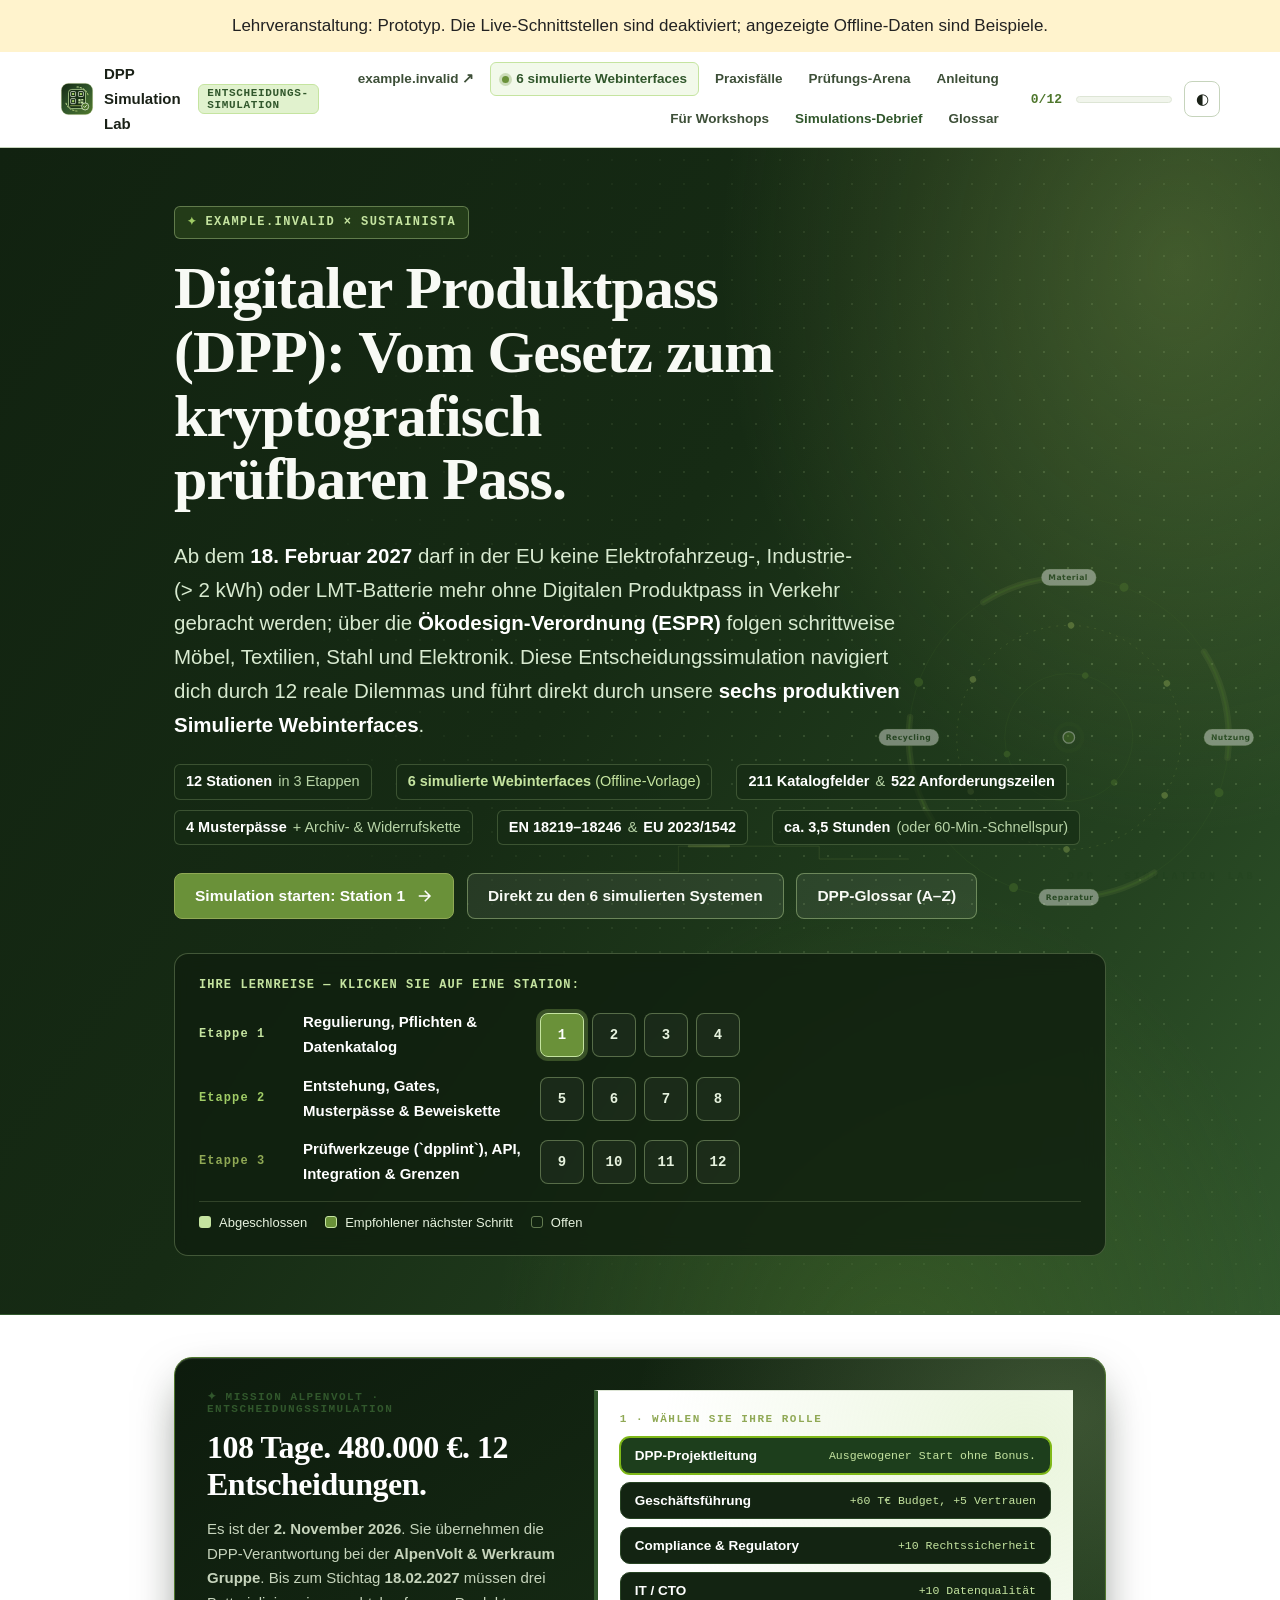
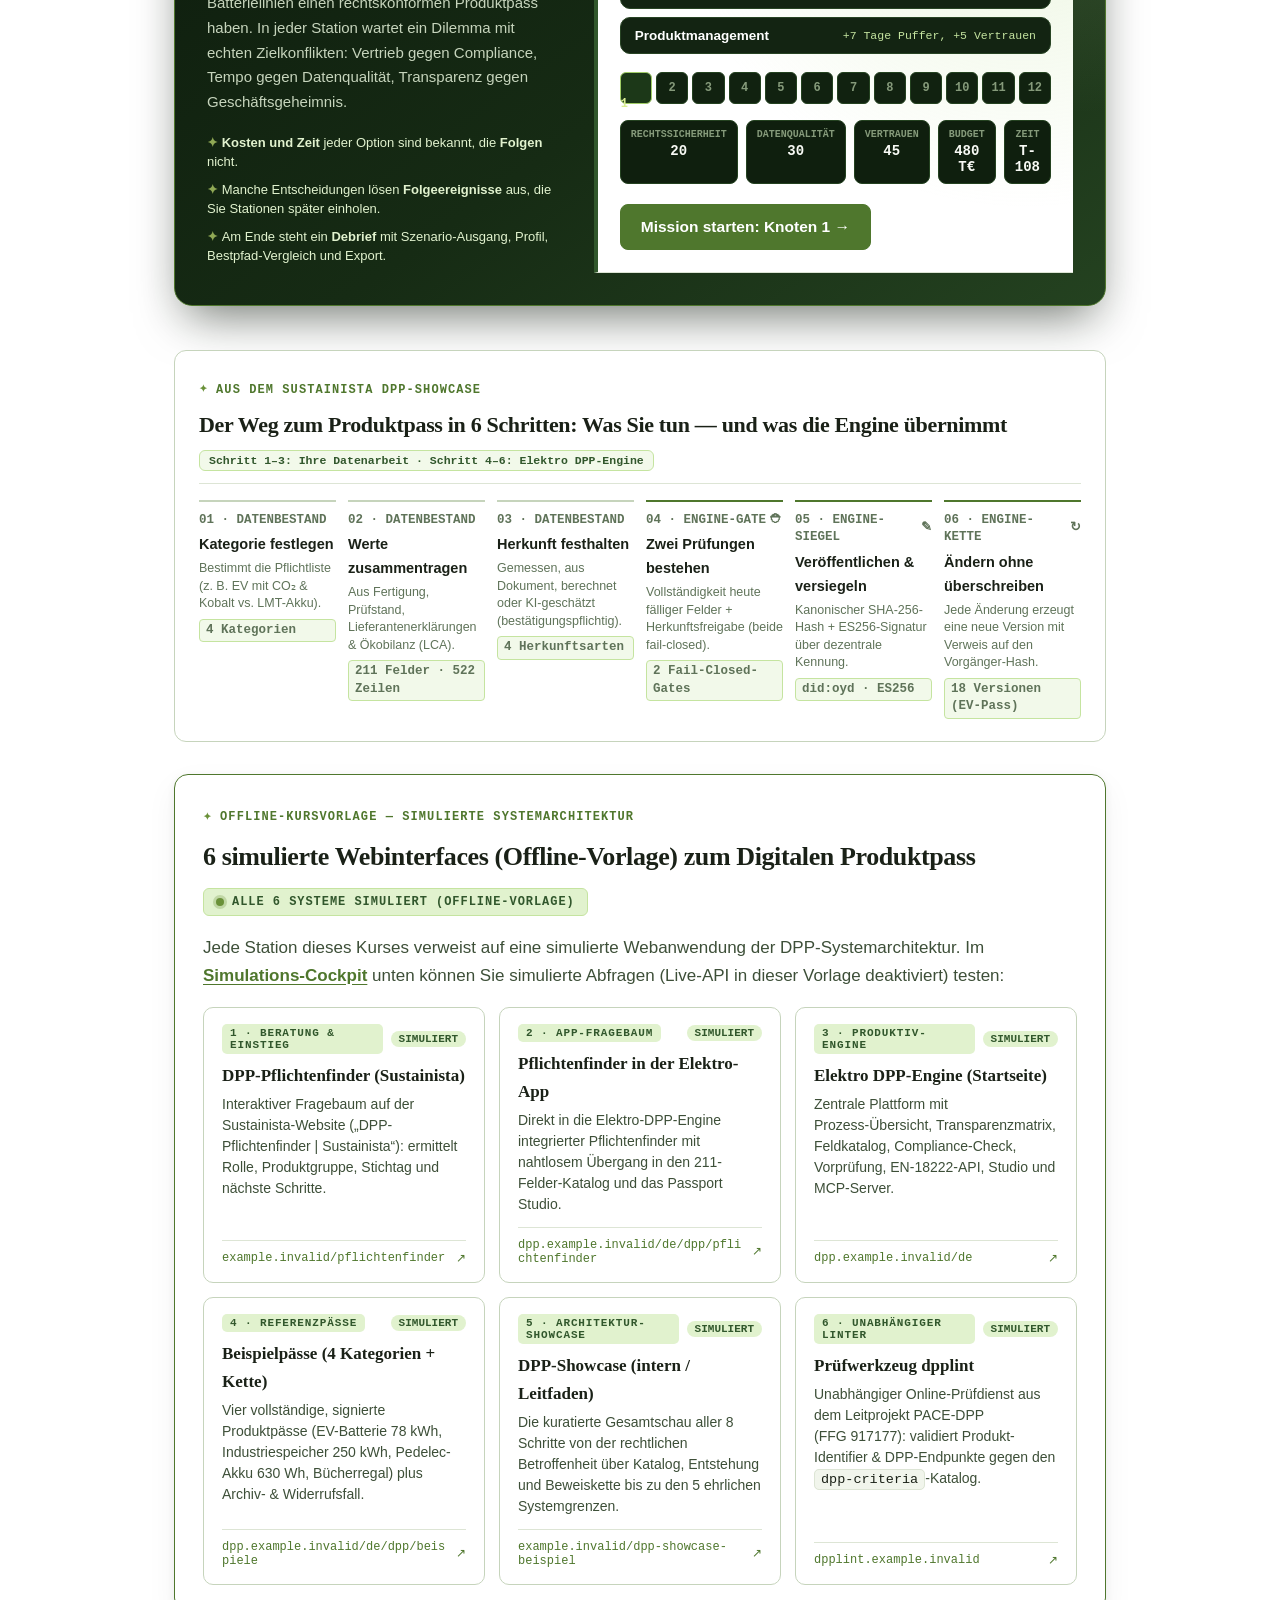
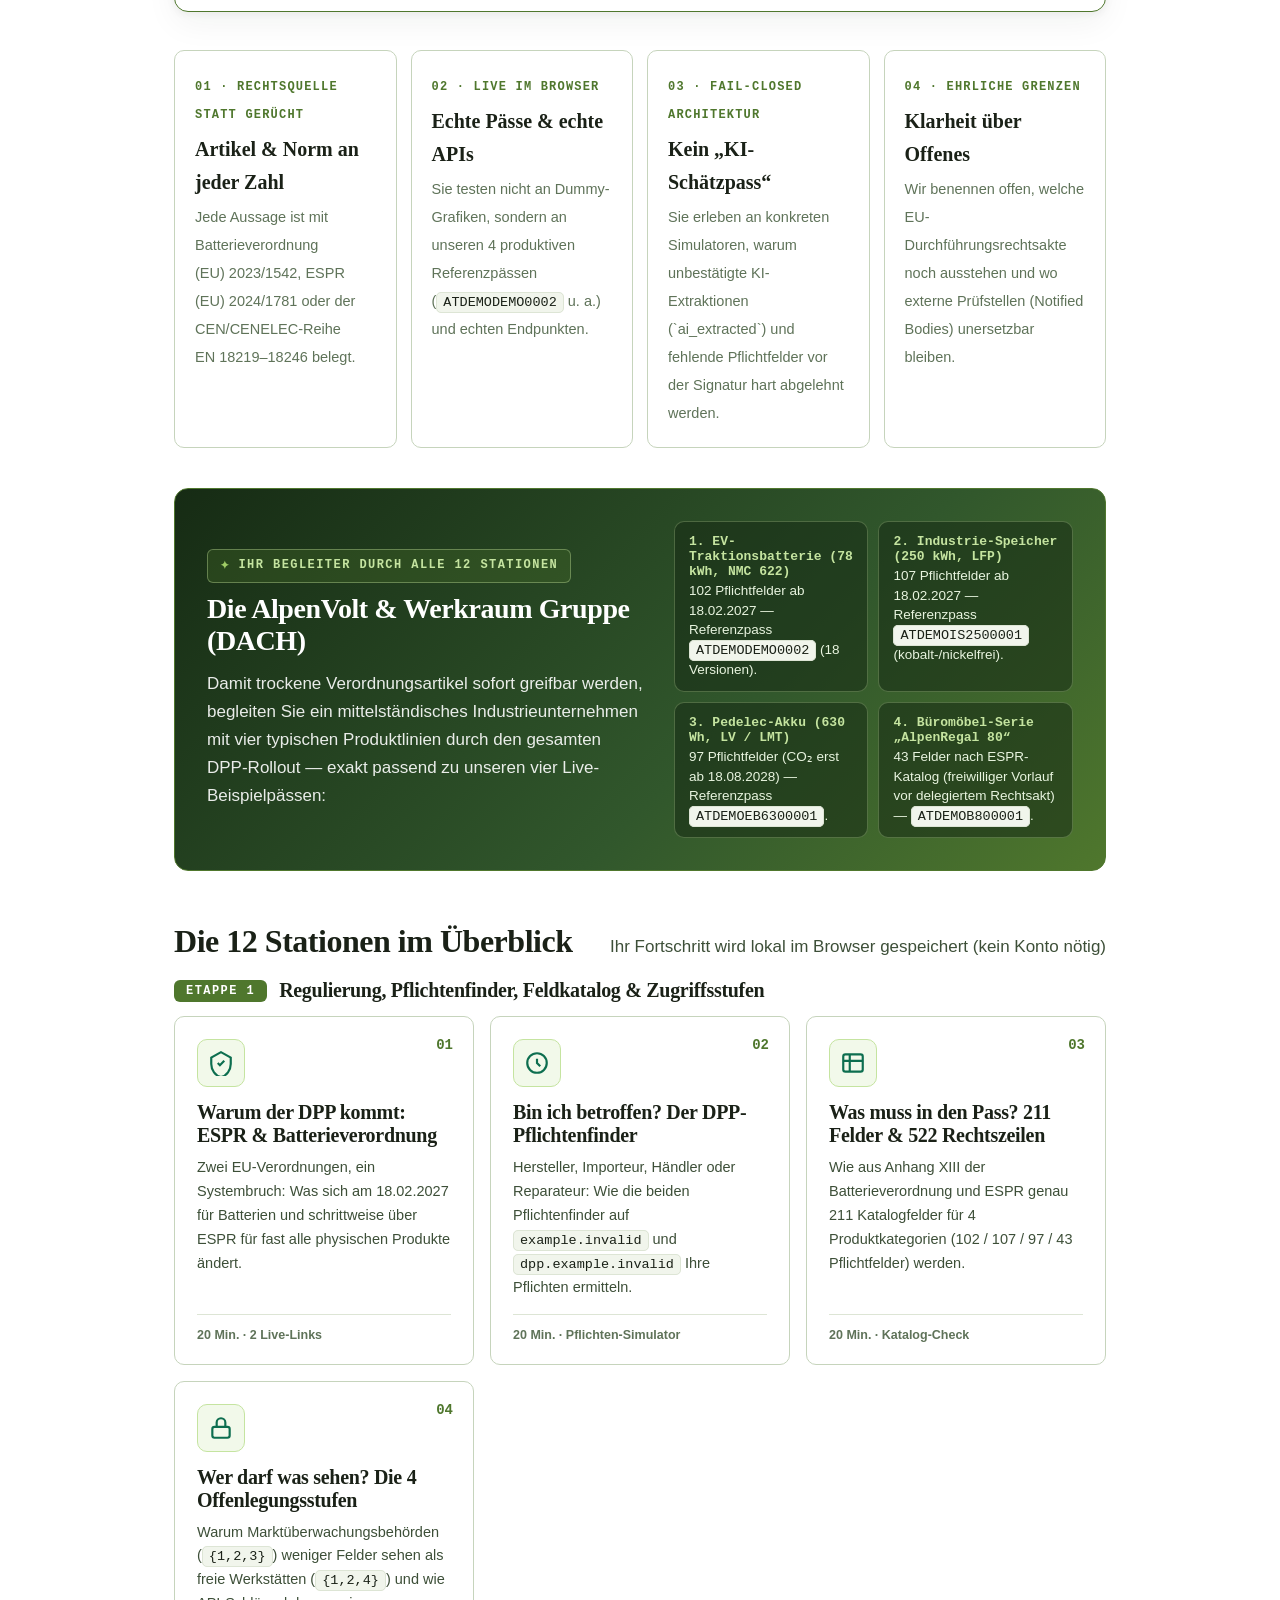
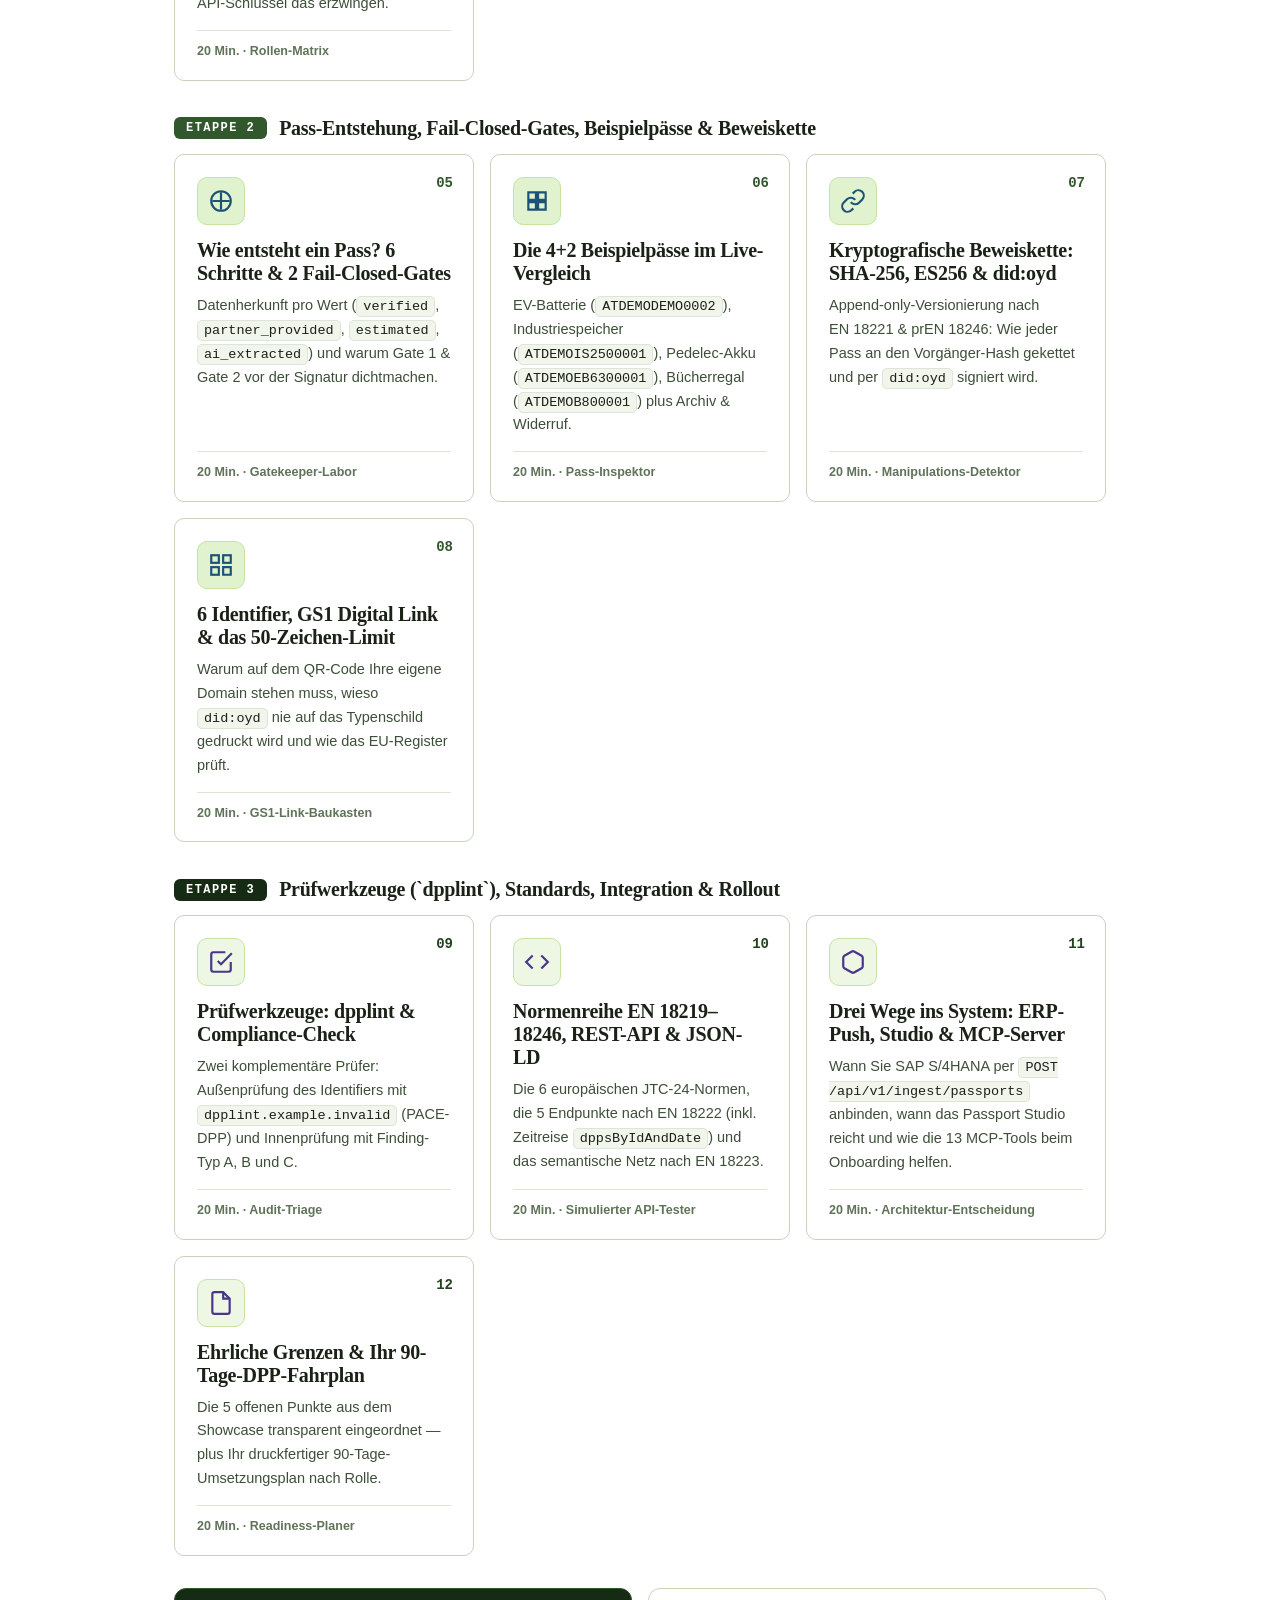
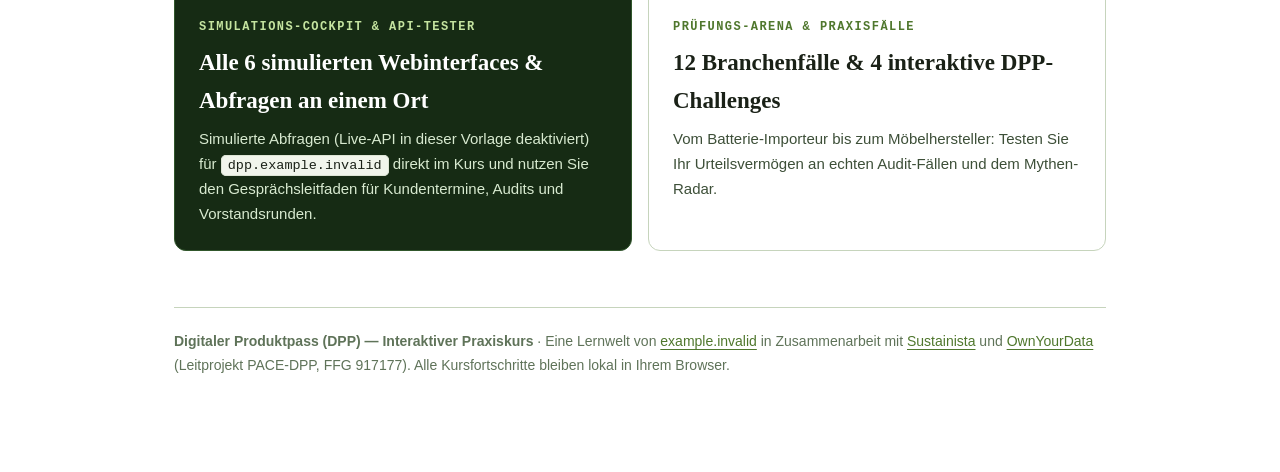
<file: dpp/index.html>
<!DOCTYPE html>
<html lang="de">
<head>
  <meta charset="utf-8" />
  <meta name="viewport" content="width=device-width, initial-scale=1.0" />
  <title>DPP Simulation Lab: Vom EU-Gesetz zur audit-sicheren Architektur | DISRUPT × Sustainista</title>
  <meta name="description" content="Der interaktive Praxiskurs zum Digitalen Produktpass (DPP): EU-Batterieverordnung (EU) 2023/1542, ESPR (EU) 2024/1781, Pflichtenfinder, 211 Katalogfelder, 4 Zugriffsstufen, 2 Fail-Closed-Gates, did:oyd & Hash-Ketten, EN 18219–18246 und dpplint — direkt verbunden mit unseren 6 Simulierte Webinterfaces." />
  <meta property="og:title" content="DPP Simulation Lab: Die interaktive Entscheidungssimulation für den Digitalen Produktpass" />
  <meta property="og:description" content="12 interaktive Stationen, 6 direkt eingebundene Simulierte Webinterfaces (Pflichtenfinder, Elektro DPP-Engine, Beispielpässe, Showcase, dpplint) und echte API-Prüfungen im Browser." />
  <meta property="og:type" content="website" />
  <link rel="icon" type="image/svg+xml" href="assets/img/dpp-logo.svg" />
  <link rel="stylesheet" href="assets/css/fonts.css" />
  <link rel="stylesheet" href="kurs/kurs.css" />
</head>
<body>
  <div style="background:#fff3cd;color:#222;padding:12px;text-align:center">Lehrveranstaltung: Prototyp. Die Live-Schnittstellen sind deaktiviert; angezeigte Offline-Daten sind Beispiele.</div>
  <a class="skip" href="#main">Zum Inhalt springen</a>

  <header class="topbar" role="banner">
    <div class="topbar-in">
      <a class="brand" href="#start" aria-label="Zur Kurs-Startseite">
        <img src="assets/img/dpp-logo.svg" alt="" width="32" height="32" />
        <span>DPP Simulation Lab</span>
        <span class="brand-sub">ENTSCHEIDUNGS-SIMULATION</span>
      </a>
      <div class="toplinks" aria-label="Direktbereiche">
        <a href="https://example.invalid" target="_blank" rel="noopener">example.invalid &#8599;</a>
        <a class="pill-live" href="#cockpit">6 simulierte Webinterfaces</a>
        <a href="#faelle">Praxisfälle</a>
        <a href="#arena">Prüfungs-Arena</a>
        <a href="#anleitung">Anleitung</a>
        <a href="#leitfaden">Für Workshops</a>
        <a href="#debrief" style="font-weight:700;color:var(--brand-700)">Simulations-Debrief</a>
        <a href="glossary.html">Glossar</a>
      </div>
      <nav aria-label="Kursstationen">
        <ol class="steps" id="step-nav">
          <li class="count" aria-live="polite"><span id="done-count">0/12</span></li>
          <li><a href="#s1" data-step-link="s1" title="Station 1: Warum der DPP kommt (ESPR &amp; BattVO)">1</a></li>
          <li><a href="#s2" data-step-link="s2" title="Station 2: DPP-Pflichtenfinder (Rolle &amp; Stichtag)">2</a></li>
          <li><a href="#s3" data-step-link="s3" title="Station 3: Der Feldkatalog (211 Felder &amp; 522 Rechtszeilen)">3</a></li>
          <li><a href="#s4" data-step-link="s4" title="Station 4: Vier Zugriffsstufen nach Art. 77 Abs. 2">4</a></li>
          <li><a href="#s5" data-step-link="s5" title="Station 5: Sechs Schritte &amp; zwei Fail-Closed-Gates">5</a></li>
          <li><a href="#s6" data-step-link="s6" title="Station 6: Die 4+2 Beispielpässe im Live-Vergleich">6</a></li>
          <li><a href="#s7" data-step-link="s7" title="Station 7: Beweiskette: SHA-256, ES256 &amp; did:oyd">7</a></li>
          <li><a href="#s8" data-step-link="s8" title="Station 8: Sechs Identifier, GS1 Digital Link &amp; 50-Zeichen-Regel">8</a></li>
          <li><a href="#s9" data-step-link="s9" title="Station 9: Prüfwerkzeuge: dpplint &amp; Elektro-Compliance-Check">9</a></li>
          <li><a href="#s10" data-step-link="s10" title="Station 10: Normenreihe EN 18219–18246, REST-API &amp; JSON-LD">10</a></li>
          <li><a href="#s11" data-step-link="s11" title="Station 11: Drei Wege ins System: ERP-Push, Studio &amp; MCP">11</a></li>
          <li><a href="#s12" data-step-link="s12" title="Station 12: Ehrliche Grenzen &amp; Ihr 90-Tage-Fahrplan">12</a></li>
          <li class="bar" aria-hidden="true"><i id="progress-bar"></i></li>
        </ol>
      </nav>
      <button type="button" class="theme-toggle" id="theme-toggle" aria-label="Darstellung zwischen Hell (Canvas) und Dunkel (Forest Boardroom) umschalten" title="Forest Boardroom Dark/Light Mode">◐</button>
    </div>
  </header>

  <main id="main" tabindex="-1">

    <!-- ====================================================================
         STARTSEITE (#start)
         ==================================================================== -->
    <section class="view active" id="start" data-view="start" aria-labelledby="t-start">
      <div class="hero">
        <div class="wrap">
          <span class="eyebrow">example.invalid &times; SUSTAINISTA</span>
          <h1 id="t-start">Digitaler Produktpass (DPP): Vom Gesetz zum kryptografisch prüfbaren Pass.</h1>
          <p class="lede">Ab dem <strong>18.&nbsp;Februar 2027</strong> darf in der EU keine Elektrofahrzeug-, Industrie- (&gt;&nbsp;2&nbsp;kWh) oder LMT-Batterie mehr ohne Digitalen Produktpass in Verkehr gebracht werden; über die <strong>Ökodesign-Verordnung (ESPR)</strong> folgen schrittweise Möbel, Textilien, Stahl und Elektronik. Diese Entscheidungssimulation navigiert dich durch 12 reale Dilemmas und führt direkt durch unsere <strong>sechs produktiven Simulierte Webinterfaces</strong>.</p>
          <div class="facts">
            <span><b>12 Stationen</b> in 3 Etappen</span>
            <span><a href="#cockpit"><b>6 simulierte Webinterfaces</b> (Offline-Vorlage)</a></span>
            <span><b>211 Katalogfelder</b> &amp; <b>522 Anforderungszeilen</b></span>
            <span><b>4 Musterpässe</b> + Archiv- &amp; Widerrufskette</span>
            <span><b>EN 18219–18246</b> &amp; <b>EU 2023/1542</b></span>
            <span><b>ca. 3,5 Stunden</b> (oder 60-Min.-Schnellspur)</span>
          </div>
          <p>
            <a class="btn" id="start-btn" href="#s1">
              Simulation starten: Station 1
              <svg viewBox="0 0 24 24" fill="none" stroke="currentColor" stroke-width="2"><path d="M5 12h14M13 5l7 7-7 7"/></svg>
            </a>
            <a class="btn ghost" href="#cockpit" style="margin-left:8px">Direkt zu den 6 simulierten Systemen</a>
            <a class="btn ghost" href="glossary.html" style="margin-left:8px">DPP-Glossar (A–Z)</a>
          </p>

          <div class="journey" aria-label="Ihre Lernreise in drei Etappen">
            <span class="j-title">Ihre Lernreise &mdash; klicken Sie auf eine Station:</span>
            <div class="j-row p1">
              <span class="j-k">Etappe 1</span>
              <b>Regulierung, Pflichten &amp; Datenkatalog</b>
              <div class="j-st">
                <a href="#s1" data-j="s1" title="Station 1: Rechtsrahmen ESPR &amp; BattVO">1</a>
                <a href="#s2" data-j="s2" title="Station 2: DPP-Pflichtenfinder">2</a>
                <a href="#s3" data-j="s3" title="Station 3: 211 Katalogfelder &amp; 522 Zeilen">3</a>
                <a href="#s4" data-j="s4" title="Station 4: Vier Zugriffsstufen (Art. 77)">4</a>
              </div>
            </div>
            <div class="j-row p2">
              <span class="j-k">Etappe 2</span>
              <b>Entstehung, Gates, Musterpässe &amp; Beweiskette</b>
              <div class="j-st">
                <a href="#s5" data-j="s5" title="Station 5: 6 Schritte &amp; 2 Fail-Closed-Gates">5</a>
                <a href="#s6" data-j="s6" title="Station 6: Die 4+2 Beispielpässe">6</a>
                <a href="#s7" data-j="s7" title="Station 7: Hash-Kette, ES256 &amp; did:oyd">7</a>
                <a href="#s8" data-j="s8" title="Station 8: 6 Identifier &amp; GS1 Digital Link">8</a>
              </div>
            </div>
            <div class="j-row p3">
              <span class="j-k">Etappe 3</span>
              <b>Prüfwerkzeuge (`dpplint`), API, Integration &amp; Grenzen</b>
              <div class="j-st">
                <a href="#s9" data-j="s9" title="Station 9: dpplint &amp; Elektro-Compliance-Check">9</a>
                <a href="#s10" data-j="s10" title="Station 10: EN 18222 REST-API &amp; JSON-LD">10</a>
                <a href="#s11" data-j="s11" title="Station 11: ERP-Push, Studio &amp; MCP">11</a>
                <a href="#s12" data-j="s12" title="Station 12: Ehrliche Grenzen &amp; 90-Tage-Plan">12</a>
              </div>
            </div>
            <div class="j-legend">
              <span><i class="lg-done"></i> Abgeschlossen</span>
              <span><i class="lg-next"></i> Empfohlener nächster Schritt</span>
              <span><i class="lg-open"></i> Offen</span>
            </div>
          </div>
        </div>
      </div>

      <div class="wrap">
        <!-- MISSION ALPENVOLT ENTSCHEIDUNGSSIMULATION BRIEFING -->
        <div class="sim-mission-wrap" id="sim-mission" aria-label="Mission AlpenVolt Briefing"></div>

        <!-- SUSTAINISTA 6-SCHRITTE-WEGLEISTE (Aus dem DPP-Showcase) -->
        <div class="sustainista-steps-strip" aria-label="Der Weg zum Produktpass in sechs Schritten">
          <div class="sss-head">
            <div>
              <span class="label">Aus dem Sustainista DPP-Showcase</span>
              <h2 style="margin:2px 0 0;font-size:22px">Der Weg zum Produktpass in 6 Schritten: Was Sie tun &mdash; und was die Engine übernimmt</h2>
            </div>
            <span class="tag-b">Schritt 1–3: Ihre Datenarbeit &middot; Schritt 4–6: Elektro DPP-Engine</span>
          </div>
          <div class="sss-grid">
            <div class="sss-item">
              <div class="sss-num"><span>01 &middot; DATENBESTAND</span></div>
              <b>Kategorie festlegen</b>
              <span>Bestimmt die Pflichtliste (z.&nbsp;B. EV mit CO&#8322; &amp; Kobalt vs. LMT-Akku).</span>
              <span class="sss-metric">4 Kategorien</span>
            </div>
            <div class="sss-item">
              <div class="sss-num"><span>02 &middot; DATENBESTAND</span></div>
              <b>Werte zusammentragen</b>
              <span>Aus Fertigung, Prüfstand, Lieferantenerklärungen &amp; Ökobilanz (LCA).</span>
              <span class="sss-metric">211 Felder &middot; 522 Zeilen</span>
            </div>
            <div class="sss-item">
              <div class="sss-num"><span>03 &middot; DATENBESTAND</span></div>
              <b>Herkunft festhalten</b>
              <span>Gemessen, aus Dokument, berechnet oder KI-geschätzt (bestätigungspflichtig).</span>
              <span class="sss-metric">4 Herkunftsarten</span>
            </div>
            <div class="sss-item engine">
              <div class="sss-num"><span>04 &middot; ENGINE-GATE</span><span>&#9937;</span></div>
              <b>Zwei Prüfungen bestehen</b>
              <span>Vollständigkeit heute fälliger Felder + Herkunftsfreigabe (beide fail-closed).</span>
              <span class="sss-metric">2 Fail-Closed-Gates</span>
            </div>
            <div class="sss-item engine">
              <div class="sss-num"><span>05 &middot; ENGINE-SIEGEL</span><span>&#9998;</span></div>
              <b>Veröffentlichen &amp; versiegeln</b>
              <span>Kanonischer SHA-256-Hash + ES256-Signatur über dezentrale Kennung.</span>
              <span class="sss-metric">did:oyd &middot; ES256</span>
            </div>
            <div class="sss-item engine">
              <div class="sss-num"><span>06 &middot; ENGINE-KETTE</span><span>&#8635;</span></div>
              <b>Ändern ohne überschreiben</b>
              <span>Jede Änderung erzeugt eine neue Version mit Verweis auf den Vorgänger-Hash.</span>
              <span class="sss-metric">18 Versionen (EV-Pass)</span>
            </div>
          </div>
        </div>

        <!-- LIVE-WEBINTERFACE-LEISTE (Alle 6 Systeme aus der Übersicht) -->
        <div class="live-showcase" aria-labelledby="h-live-systems">
          <div class="live-showcase-head">
            <div>
              <span class="label">Offline-Kursvorlage &mdash; Simulierte Systemarchitektur</span>
              <h2 id="h-live-systems">6 simulierte Webinterfaces (Offline-Vorlage) zum Digitalen Produktpass</h2>
            </div>
            <span class="live-pill">Alle 6 Systeme simuliert (Offline-Vorlage)</span>
          </div>
          <p>Jede Station dieses Kurses verweist auf eine simulierte Webanwendung der DPP-Systemarchitektur. Im <a href="#cockpit"><b>Simulations-Cockpit</b></a> unten können Sie simulierte Abfragen (Live-API in dieser Vorlage deaktiviert) testen:</p>
          <div class="live-grid">
            <a class="live-item" href="https://www.example.invalid/pflichtenfinder" target="_blank" rel="noopener">
              <div>
                <div class="live-item-top">
                  <span class="live-tag">1 &middot; Beratung &amp; Einstieg</span>
                  <span class="http-200">SIMULIERT</span>
                </div>
                <b>DPP-Pflichtenfinder (Sustainista)</b>
                <p>Interaktiver Fragebaum auf der Sustainista-Website („DPP-Pflichtenfinder | Sustainista“): ermittelt Rolle, Produktgruppe, Stichtag und nächste Schritte.</p>
              </div>
              <span class="live-url"><span>example.invalid/pflichtenfinder</span><span>&#8599;</span></span>
            </a>

            <a class="live-item" href="https://dpp.example.invalid/de/dpp/pflichtenfinder" target="_blank" rel="noopener">
              <div>
                <div class="live-item-top">
                  <span class="live-tag">2 &middot; App-Fragebaum</span>
                  <span class="http-200">SIMULIERT</span>
                </div>
                <b>Pflichtenfinder in der Elektro-App</b>
                <p>Direkt in die Elektro-DPP-Engine integrierter Pflichtenfinder mit nahtlosem Übergang in den 211-Felder-Katalog und das Passport Studio.</p>
              </div>
              <span class="live-url"><span>dpp.example.invalid/de/dpp/pflichtenfinder</span><span>&#8599;</span></span>
            </a>

            <a class="live-item" href="https://dpp.example.invalid/de" target="_blank" rel="noopener">
              <div>
                <div class="live-item-top">
                  <span class="live-tag">3 &middot; Produktiv-Engine</span>
                  <span class="http-200">SIMULIERT</span>
                </div>
                <b>Elektro DPP-Engine (Startseite)</b>
                <p>Zentrale Plattform mit Prozess-Übersicht, Transparenzmatrix, Feldkatalog, Compliance-Check, Vorprüfung, EN-18222-API, Studio und MCP-Server.</p>
              </div>
              <span class="live-url"><span>dpp.example.invalid/de</span><span>&#8599;</span></span>
            </a>

            <a class="live-item" href="https://dpp.example.invalid/de/dpp/beispiele" target="_blank" rel="noopener">
              <div>
                <div class="live-item-top">
                  <span class="live-tag">4 &middot; Referenzpässe</span>
                  <span class="http-200">SIMULIERT</span>
                </div>
                <b>Beispielpässe (4 Kategorien + Kette)</b>
                <p>Vier vollständige, signierte Produktpässe (EV-Batterie 78&nbsp;kWh, Industriespeicher 250&nbsp;kWh, Pedelec-Akku 630&nbsp;Wh, Bücherregal) plus Archiv- &amp; Widerrufsfall.</p>
              </div>
              <span class="live-url"><span>dpp.example.invalid/de/dpp/beispiele</span><span>&#8599;</span></span>
            </a>

            <a class="live-item" href="https://example.invalid/dpp-showcase-beispiel" target="_blank" rel="noopener">
              <div>
                <div class="live-item-top">
                  <span class="live-tag">5 &middot; Architektur-Showcase</span>
                  <span class="http-200">SIMULIERT</span>
                </div>
                <b>DPP-Showcase (intern / Leitfaden)</b>
                <p>Die kuratierte Gesamtschau aller 8 Schritte von der rechtlichen Betroffenheit über Katalog, Entstehung und Beweiskette bis zu den 5 ehrlichen Systemgrenzen.</p>
              </div>
              <span class="live-url"><span>example.invalid/dpp-showcase-beispiel</span><span>&#8599;</span></span>
            </a>

            <a class="live-item" href="https://dpplint.example.invalid" target="_blank" rel="noopener">
              <div>
                <div class="live-item-top">
                  <span class="live-tag">6 &middot; Unabhängiger Linter</span>
                  <span class="http-200">SIMULIERT</span>
                </div>
                <b>Prüfwerkzeug dpplint</b>
                <p>Unabhängiger Online-Prüfdienst aus dem Leitprojekt PACE-DPP (FFG&nbsp;917177): validiert Produkt-Identifier &amp; DPP-Endpunkte gegen den <code>dpp-criteria</code>-Katalog.</p>
              </div>
              <span class="live-url"><span>dpplint.example.invalid</span><span>&#8599;</span></span>
            </a>
          </div>
        </div>

        <div class="method" aria-label="Vier Prinzipien dieses Kurses">
          <div>
            <span class="n">01 &middot; RECHTSQUELLE STATT GERÜCHT</span>
            <b>Artikel &amp; Norm an jeder Zahl</b>
            <span>Jede Aussage ist mit Batterieverordnung (EU)&nbsp;2023/1542, ESPR (EU)&nbsp;2024/1781 oder der CEN/CENELEC-Reihe EN&nbsp;18219–18246 belegt.</span>
          </div>
          <div>
            <span class="n">02 &middot; LIVE IM BROWSER</span>
            <b>Echte Pässe &amp; echte APIs</b>
            <span>Sie testen nicht an Dummy-Grafiken, sondern an unseren 4 produktiven Referenzpässen (<code>ATDEMODEMO0002</code> u.&nbsp;a.) und echten Endpunkten.</span>
          </div>
          <div>
            <span class="n">03 &middot; FAIL-CLOSED ARCHITEKTUR</span>
            <b>Kein „KI-Schätzpass“</b>
            <span>Sie erleben an konkreten Simulatoren, warum unbestätigte KI-Extraktionen (`ai_extracted`) und fehlende Pflichtfelder vor der Signatur hart abgelehnt werden.</span>
          </div>
          <div>
            <span class="n">04 &middot; EHRLICHE GRENZEN</span>
            <b>Klarheit über Offenes</b>
            <span>Wir benennen offen, welche EU-Durchführungsrechtsakte noch ausstehen und wo externe Prüfstellen (Notified Bodies) unersetzbar bleiben.</span>
          </div>
        </div>

        <div class="case" aria-label="Durchgehendes Praxisunternehmen">
          <div>
            <span class="eyebrow" style="margin-bottom:10px">Ihr Begleiter durch alle 12 Stationen</span>
            <h2>Die AlpenVolt &amp; Werkraum Gruppe (DACH)</h2>
            <p>Damit trockene Verordnungsartikel sofort greifbar werden, begleiten Sie ein mittelständisches Industrieunternehmen mit vier typischen Produktlinien durch den gesamten DPP-Rollout &mdash; exakt passend zu unseren vier Live-Beispielpässen:</p>
          </div>
          <ul>
            <li><b>1. EV-Traktionsbatterie (78 kWh, NMC 622)</b>102 Pflichtfelder ab 18.02.2027 &mdash; Referenzpass <code>ATDEMODEMO0002</code> (18 Versionen).</li>
            <li><b>2. Industrie-Speicher (250 kWh, LFP)</b>107 Pflichtfelder ab 18.02.2027 &mdash; Referenzpass <code>ATDEMOIS2500001</code> (kobalt-/nickelfrei).</li>
            <li><b>3. Pedelec-Akku (630 Wh, LV / LMT)</b>97 Pflichtfelder (CO&#8322; erst ab 18.08.2028) &mdash; Referenzpass <code>ATDEMOEB6300001</code>.</li>
            <li><b>4. Büromöbel-Serie „AlpenRegal 80“</b>43 Felder nach ESPR-Katalog (freiwilliger Vorlauf vor delegiertem Rechtsakt) &mdash; <code>ATDEMOB800001</code>.</li>
          </ul>
        </div>

        <!-- ETAPPE 1 -->
        <div class="route-title">
          <h2>Die 12 Stationen im Überblick</h2>
          <span>Ihr Fortschritt wird lokal im Browser gespeichert (kein Konto nötig)</span>
        </div>

        <h3 class="part-title"><span>Etappe 1</span> Regulierung, Pflichtenfinder, Feldkatalog &amp; Zugriffsstufen</h3>
        <ol class="route">
          <li data-card="s1">
            <a href="#s1">
              <span class="num">01</span>
              <div class="ic"><svg viewBox="0 0 24 24" fill="none" stroke="#0d6e4f" stroke-width="2"><path d="M12 2L3 7v6c0 5.5 3.8 10.7 9 12 5.2-1.3 9-6.5 9-12V7l-9-5z"/><path d="M9 12l2 2 4-4"/></svg></div>
              <h3>Warum der DPP kommt: ESPR &amp; Batterieverordnung</h3>
              <p>Zwei EU-Verordnungen, ein Systembruch: Was sich am 18.02.2027 für Batterien und schrittweise über ESPR für fast alle physischen Produkte ändert.</p>
              <div class="meta"><span>20 Min. &middot; 2 Live-Links</span><span class="ok-tag">&#10003; Erledigt</span></div>
            </a>
          </li>
          <li data-card="s2">
            <a href="#s2">
              <span class="num">02</span>
              <div class="ic"><svg viewBox="0 0 24 24" fill="none" stroke="#0d6e4f" stroke-width="2"><circle cx="12" cy="12" r="9"/><path d="M12 8v4l3 3"/></svg></div>
              <h3>Bin ich betroffen? Der DPP-Pflichtenfinder</h3>
              <p>Hersteller, Importeur, Händler oder Reparateur: Wie die beiden Pflichtenfinder auf <code>example.invalid</code> und <code>dpp.example.invalid</code> Ihre Pflichten ermitteln.</p>
              <div class="meta"><span>20 Min. &middot; Pflichten-Simulator</span><span class="ok-tag">&#10003; Erledigt</span></div>
            </a>
          </li>
          <li data-card="s3">
            <a href="#s3">
              <span class="num">03</span>
              <div class="ic"><svg viewBox="0 0 24 24" fill="none" stroke="#0d6e4f" stroke-width="2"><rect x="3" y="4" width="18" height="16" rx="2"/><path d="M3 10h18M9 4v16"/></svg></div>
              <h3>Was muss in den Pass? 211 Felder &amp; 522 Rechtszeilen</h3>
              <p>Wie aus Anhang XIII der Batterieverordnung und ESPR genau 211 Katalogfelder für 4 Produktkategorien (102 / 107 / 97 / 43 Pflichtfelder) werden.</p>
              <div class="meta"><span>20 Min. &middot; Katalog-Check</span><span class="ok-tag">&#10003; Erledigt</span></div>
            </a>
          </li>
          <li data-card="s4">
            <a href="#s4">
              <span class="num">04</span>
              <div class="ic"><svg viewBox="0 0 24 24" fill="none" stroke="#0d6e4f" stroke-width="2"><rect x="4" y="11" width="16" height="10" rx="2"/><path d="M8 11V7a4 4 0 0 1 8 0v4"/></svg></div>
              <h3>Wer darf was sehen? Die 4 Offenlegungsstufen</h3>
              <p>Warum Marktüberwachungsbehörden (<code>{1,2,3}</code>) weniger Felder sehen als freie Werkstätten (<code>{1,2,4}</code>) und wie API-Schlüssel das erzwingen.</p>
              <div class="meta"><span>20 Min. &middot; Rollen-Matrix</span><span class="ok-tag">&#10003; Erledigt</span></div>
            </a>
          </li>
        </ol>

        <!-- ETAPPE 2 -->
        <h3 class="part-title two"><span>Etappe 2</span> Pass-Entstehung, Fail-Closed-Gates, Beispielpässe &amp; Beweiskette</h3>
        <ol class="route">
          <li data-card="s5">
            <a href="#s5">
              <span class="num">05</span>
              <div class="ic"><svg viewBox="0 0 24 24" fill="none" stroke="#1b527a" stroke-width="2"><path d="M4 12h16M12 4v16"/><circle cx="12" cy="12" r="9"/></svg></div>
              <h3>Wie entsteht ein Pass? 6 Schritte &amp; 2 Fail-Closed-Gates</h3>
              <p>Datenherkunft pro Wert (<code>verified</code>, <code>partner_provided</code>, <code>estimated</code>, <code>ai_extracted</code>) und warum Gate 1 &amp; Gate 2 vor der Signatur dichtmachen.</p>
              <div class="meta"><span>20 Min. &middot; Gatekeeper-Labor</span><span class="ok-tag">&#10003; Erledigt</span></div>
            </a>
          </li>
          <li data-card="s6">
            <a href="#s6">
              <span class="num">06</span>
              <div class="ic"><svg viewBox="0 0 24 24" fill="none" stroke="#1b527a" stroke-width="2"><path d="M4 4h7v7H4zM13 4h7v7h-7zM4 13h7v7H4zM13 13h7v7h-7z"/></svg></div>
              <h3>Die 4+2 Beispielpässe im Live-Vergleich</h3>
              <p>EV-Batterie (<code>ATDEMODEMO0002</code>), Industriespeicher (<code>ATDEMOIS2500001</code>), Pedelec-Akku (<code>ATDEMOEB6300001</code>), Bücherregal (<code>ATDEMOB800001</code>) plus Archiv &amp; Widerruf.</p>
              <div class="meta"><span>20 Min. &middot; Pass-Inspektor</span><span class="ok-tag">&#10003; Erledigt</span></div>
            </a>
          </li>
          <li data-card="s7">
            <a href="#s7">
              <span class="num">07</span>
              <div class="ic"><svg viewBox="0 0 24 24" fill="none" stroke="#1b527a" stroke-width="2"><path d="M10 13a5 5 0 0 0 7.54.54l3-3a5 5 0 0 0-7.07-7.07l-1.72 1.71"/><path d="M14 11a5 5 0 0 0-7.54-.54l-3 3a5 5 0 0 0 7.07 7.07l1.71-1.71"/></svg></div>
              <h3>Kryptografische Beweiskette: SHA-256, ES256 &amp; did:oyd</h3>
              <p>Append-only-Versionierung nach EN&nbsp;18221 &amp; prEN&nbsp;18246: Wie jeder Pass an den Vorgänger-Hash gekettet und per <code>did:oyd</code> signiert wird.</p>
              <div class="meta"><span>20 Min. &middot; Manipulations-Detektor</span><span class="ok-tag">&#10003; Erledigt</span></div>
            </a>
          </li>
          <li data-card="s8">
            <a href="#s8">
              <span class="num">08</span>
              <div class="ic"><svg viewBox="0 0 24 24" fill="none" stroke="#1b527a" stroke-width="2"><rect x="3" y="3" width="7" height="7"/><rect x="14" y="3" width="7" height="7"/><rect x="3" y="14" width="7" height="7"/><path d="M14 14h7v7h-7z"/></svg></div>
              <h3>6 Identifier, GS1 Digital Link &amp; das 50-Zeichen-Limit</h3>
              <p>Warum auf dem QR-Code Ihre eigene Domain stehen muss, wieso <code>did:oyd</code> nie auf das Typenschild gedruckt wird und wie das EU-Register prüft.</p>
              <div class="meta"><span>20 Min. &middot; GS1-Link-Baukasten</span><span class="ok-tag">&#10003; Erledigt</span></div>
            </a>
          </li>
        </ol>

        <!-- ETAPPE 3 -->
        <h3 class="part-title three"><span>Etappe 3</span> Prüfwerkzeuge (`dpplint`), Standards, Integration &amp; Rollout</h3>
        <ol class="route">
          <li data-card="s9">
            <a href="#s9">
              <span class="num">09</span>
              <div class="ic"><svg viewBox="0 0 24 24" fill="none" stroke="#4a358c" stroke-width="2"><path d="M9 11l3 3L22 4"/><path d="M21 12v7a2 2 0 0 1-2 2H5a2 2 0 0 1-2-2V5a2 2 0 0 1 2-2h11"/></svg></div>
              <h3>Prüfwerkzeuge: dpplint &amp; Compliance-Check</h3>
              <p>Zwei komplementäre Prüfer: Außenprüfung des Identifiers mit <code>dpplint.example.invalid</code> (PACE-DPP) und Innenprüfung mit Finding-Typ A, B und C.</p>
              <div class="meta"><span>20 Min. &middot; Audit-Triage</span><span class="ok-tag">&#10003; Erledigt</span></div>
            </a>
          </li>
          <li data-card="s10">
            <a href="#s10">
              <span class="num">10</span>
              <div class="ic"><svg viewBox="0 0 24 24" fill="none" stroke="#4a358c" stroke-width="2"><polyline points="16 18 22 12 16 6"/><polyline points="8 6 2 12 8 18"/></svg></div>
              <h3>Normenreihe EN 18219–18246, REST-API &amp; JSON-LD</h3>
              <p>Die 6 europäischen JTC-24-Normen, die 5 Endpunkte nach EN&nbsp;18222 (inkl. Zeitreise <code>dppsByIdAndDate</code>) und das semantische Netz nach EN&nbsp;18223.</p>
              <div class="meta"><span>20 Min. &middot; Simulierter API-Tester</span><span class="ok-tag">&#10003; Erledigt</span></div>
            </a>
          </li>
          <li data-card="s11">
            <a href="#s11">
              <span class="num">11</span>
              <div class="ic"><svg viewBox="0 0 24 24" fill="none" stroke="#4a358c" stroke-width="2"><path d="M21 16V8a2 2 0 0 0-1-1.73l-7-4a2 2 0 0 0-2 0l-7 4A2 2 0 0 0 3 8v8a2 2 0 0 0 1 1.73l7 4a2 2 0 0 0 2 0l7-4A2 2 0 0 0 21 16z"/></svg></div>
              <h3>Drei Wege ins System: ERP-Push, Studio &amp; MCP-Server</h3>
              <p>Wann Sie SAP S/4HANA per <code>POST /api/v1/ingest/passports</code> anbinden, wann das Passport Studio reicht und wie die 13 MCP-Tools beim Onboarding helfen.</p>
              <div class="meta"><span>20 Min. &middot; Architektur-Entscheidung</span><span class="ok-tag">&#10003; Erledigt</span></div>
            </a>
          </li>
          <li data-card="s12">
            <a href="#s12">
              <span class="num">12</span>
              <div class="ic"><svg viewBox="0 0 24 24" fill="none" stroke="#4a358c" stroke-width="2"><path d="M14 2H6a2 2 0 0 0-2 2v16a2 2 0 0 0 2 2h12a2 2 0 0 0 2-2V8z"/><polyline points="14 2 14 8 20 8"/></svg></div>
              <h3>Ehrliche Grenzen &amp; Ihr 90-Tage-DPP-Fahrplan</h3>
              <p>Die 5 offenen Punkte aus dem Showcase transparent eingeordnet — plus Ihr druckfertiger 90-Tage-Umsetzungsplan nach Rolle.</p>
              <div class="meta"><span>20 Min. &middot; Readiness-Planer</span><span class="ok-tag">&#10003; Erledigt</span></div>
            </a>
          </li>
        </ol>

        <div class="feature-pair">
          <a class="feature dark" href="#cockpit">
            <span class="fe-k">SIMULATIONS-COCKPIT &amp; API-TESTER</span>
            <b>Alle 6 simulierten Webinterfaces &amp; Abfragen an einem Ort</b>
            <span>Simulierte Abfragen (Live-API in dieser Vorlage deaktiviert) für <code>dpp.example.invalid</code> direkt im Kurs und nutzen Sie den Gesprächsleitfaden für Kundentermine, Audits und Vorstandsrunden.</span>
          </a>
          <a class="feature" href="#arena">
            <span class="fe-k">PRÜFUNGS-ARENA &amp; PRAXISFÄLLE</span>
            <b>12 Branchenfälle &amp; 4 interaktive DPP-Challenges</b>
            <span>Vom Batterie-Importeur bis zum Möbelhersteller: Testen Sie Ihr Urteilsvermögen an echten Audit-Fällen und dem Mythen-Radar.</span>
          </a>
        </div>

        <footer class="foot">
          <p><b>Digitaler Produktpass (DPP) &mdash; Interaktiver Praxiskurs</b> &middot; Eine Lernwelt von <a href="https://example.invalid" target="_blank" rel="noopener">example.invalid</a> in Zusammenarbeit mit <a href="https://www.example.invalid" target="_blank" rel="noopener">Sustainista</a> und <a href="https://www.example.invalid" target="_blank" rel="noopener">OwnYourData</a> (Leitprojekt PACE-DPP, FFG&nbsp;917177). Alle Kursfortschritte bleiben lokal in Ihrem Browser.</p>
        </footer>
      </div>
    </section>

    <!-- ====================================================================
         STATION 1 (#s1): WARUM DER DPP KOMMT (ESPR & BATTERIEVERORDNUNG)
         ==================================================================== -->
    <section class="view" id="s1" data-view="s1" aria-labelledby="t-s1">
      <div class="wrap">
        <div class="st-head">
          <div class="st-badge">01</div>
          <div>
            <span class="kick">Etappe 1 &middot; Station 1 von 12 &middot; Rechtsrahmen</span>
            <h1 id="t-s1">Warum der DPP kommt: Ein Pass, zwei EU-Verordnungen</h1>
          </div>
        </div>
        <ol class="phases">
          <li><b>1</b> Zwei Rechtsquellen verstehen</li>
          <li><b>2</b> Den Stichtag 18.02.2027 einordnen</li>
          <li><b>3</b> Produktgruppen im Simulator zuordnen</li>
          <li><b>4</b> Auf der Live-Plattform prüfen</li>
        </ol>

        <div class="brief" aria-label="Auftragskarte Station 1">
          <div class="b-lz">
            <span class="bk">Lernziele &mdash; Nach dieser Station können Sie:</span>
            <ul>
              <li>die <b>Batterieverordnung (EU)&nbsp;2023/1542</b> (unmittelbar geltendes Fachgesetz mit fixem Anhang&nbsp;XIII) sauber von der <b>Ökodesign-Verordnung ESPR (EU)&nbsp;2024/1781</b> (Rahmenverordnung mit delegierten Rechtsakten je Produktgruppe) unterscheiden,</li>
              <li>erklären, warum ein statisches PDF-Datenblatt auf einer Website rechtlich und technisch <b>kein</b> Digitaler Produktpass ist,</li>
              <li>die zentralen Meilensteine (EU-DPP-Register seit <b>20.07.2026</b>, Batteriepass-Pflicht ab <b>18.02.2027</b>, LMT-CO&#8322;-Pflicht ab <b>18.08.2028</b>) sicher benennen.</li>
            </ul>
            <p class="b-who"><b>Für wen besonders wichtig:</b> Geschäftsführung, Produktmanagement, Regulatory Affairs, Nachhaltigkeit &amp; Einkauf.</p>
          </div>
          <div class="b-goal">
            <span class="bk">Ihr Ergebnis heute</span>
            <p>Sie ordnen für fünf reale Produkte die richtige Verordnung, die Rechtsgrundlage und den Pflichtbeginn zu.</p>
          </div>
          <div>
            <span class="bk">Zeitbedarf</span>
            <p><b>ca. 20 Minuten</b><br/>10 Min. Lesen &amp; Übung, 10 Min. Live-Erkundung</p>
          </div>
          <div>
            <span class="bk">Simulierte Webinterfaces</span>
            <div class="b-tools">
              <a class="tool" href="https://dpp.example.invalid/de" target="_blank" rel="noopener">dpp.example.invalid/de &#8599;</a>
              <a class="tool" href="https://example.invalid/dpp-showcase-beispiel" target="_blank" rel="noopener">DPP-Showcase &#8599;</a>
            </div>
          </div>
          <div>
            <span class="bk">Prüffrage fürs Team</span>
            <p>Welche unserer Produktlinien fallen unter (EU)&nbsp;2023/1542 und welche warten auf einen delegierten Rechtsakt unter (EU)&nbsp;2024/1781?</p>
          </div>
        </div>

        <p class="hook">„Wir haben doch schon CE-Konformitätserklärungen und Sicherheitsdatenblätter als PDF auf der Website — reicht ein QR-Code darauf nicht als Digitaler Produktpass?“<small>Die häufigste Einstiegsfrage in Erstgesprächen — und das teuerste Missverständnis vor 2027.</small></p>

        <figure class="quote">
          <blockquote>„Ab dem 18.&nbsp;Februar 2027 muss für jede in Verkehr gebrachte oder in Betrieb genommene Batterie für leichte Verkehrsmittel, jede Industriebatterie mit einer Kapazität von mehr als 2&nbsp;kWh und jede Elektrofahrzeugbatterie ein elektronischer Datensatz (‚Batteriepass‘) vorliegen.“</blockquote>
          <figcaption>&mdash; Artikel 77 Absatz 1 der Verordnung (EU) 2023/1542 (EU-Batterieverordnung)</figcaption>
        </figure>

        <div class="block">
          <span class="label">Das Grundprinzip</span>
          <h2>Nicht ein Gesetz, sondern eine Doppelarchitektur</h2>
          <p>Wer in Europa über den Digitalen Produktpass spricht, muss zwei Verordnungen auseinanderhalten, die technisch auf dieselbe europäische Normenfamilie (<b>EN&nbsp;18219 bis prEN&nbsp;18246</b>) zulaufen, aber rechtlich völlig unterschiedlich getaktet sind:</p>
          <div class="ideas two">
            <div>
              <b>1. Batterieverordnung (EU) 2023/1542 &mdash; Das konkrete Fachgesetz</b>
              Die Verordnung ist seit 2023 in Kraft und regelt in <b>Artikel&nbsp;77–78</b> sowie <b>Anhang&nbsp;XIII</b> bereits abschließend, welche Datenfelder in den Batteriepass gehören. Ab dem <b>18.&nbsp;Februar 2027</b> gilt die Passpflicht unmittelbar für drei Batteriekategorien: <b>Elektrofahrzeugbatterien (EV)</b>, <b>Industriebatterien &gt;&nbsp;2&nbsp;kWh</b> und <b>Batterien für leichte Verkehrsmittel (LV/LMT, z.&nbsp;B. E-Bikes)</b>.
            </div>
            <div>
              <b>2. Ökodesign-Verordnung ESPR (EU) 2024/1781 &mdash; Das Rahmengesetz</b>
              Die <i>Ecodesign for Sustainable Products Regulation</i> ist am 18.&nbsp;Juli 2024 in Kraft getreten. Sie schafft das gemeinsame Rückgrat (EU-Register in Art.&nbsp;13, Datenanforderungen in Art.&nbsp;9–12). Welche konkreten Felder für <b>Textilien, Möbel, Eisen/Stahl, Aluminium, Reifen oder Elektronik</b> Pflicht werden, legt die EU-Kommission schrittweise in produktspezifischen <b>delegierten Rechtsakten</b> fest.
            </div>
          </div>

          <figure class="viz" aria-label="Schaubild: Die zwei Rechtsstränge des Digitalen Produktpasses">
            <svg viewBox="0 0 880 250" role="img" aria-label="Vergleich Batterieverordnung (EU) 2023/1542 und ESPR (EU) 2024/1781">
              <rect x="10" y="12" width="390" height="102" rx="14" fill="#e2f5ee" stroke="#0d6e4f" stroke-width="2"/>
              <text x="28" y="40" font-family="JetBrains Mono, monospace" font-size="12" font-weight="700" fill="#0d6e4f">STRANG A: BATTERIEVERORDNUNG (EU) 2023/1542</text>
              <text x="28" y="64" font-family="Spectral, serif" font-size="18" font-weight="600" fill="#0c1f17">Art. 77–78 + Anhang XIII (direkt im Gesetz)</text>
              <text x="28" y="88" font-family="Inter, sans-serif" font-size="13.5" fill="#213a2f">Pflicht ab 18.02.2027 für EV, Industrie &gt; 2 kWh, LV/LMT</text>

              <rect x="10" y="134" width="390" height="102" rx="14" fill="#e4f0f8" stroke="#1b527a" stroke-width="2"/>
              <text x="28" y="162" font-family="JetBrains Mono, monospace" font-size="12" font-weight="700" fill="#1b527a">STRANG B: ÖKODESIGN-RAHMEN ESPR (EU) 2024/1781</text>
              <text x="28" y="186" font-family="Spectral, serif" font-size="18" font-weight="600" fill="#0c1f17">Art. 9–13 + Delegierter Rechtsakt je Gruppe</text>
              <text x="28" y="210" font-family="Inter, sans-serif" font-size="13.5" fill="#213a2f">Textil, Stahl, Möbel, Elektronik (gestaffelt 2027–2030)</text>

              <path d="M400 63 C445 63, 445 125, 485 125" fill="none" stroke="#0d6e4f" stroke-width="2.5"/>
              <path d="M400 185 C445 185, 445 125, 485 125" fill="none" stroke="#1b527a" stroke-width="2.5"/>

              <rect x="485" y="42" width="385" height="166" rx="16" fill="#0c1f17"/>
              <text x="508" y="74" font-family="JetBrains Mono, monospace" font-size="12" font-weight="700" fill="#8fe3c4">GEMEINSAME TECHNISCHE INFRASTRUKTUR</text>
              <text x="508" y="102" font-family="Spectral, serif" font-size="20" font-weight="600" fill="#ffffff">CEN/CENELEC JTC 24 (EN 18219–18246)</text>
              <text x="508" y="128" font-family="Inter, sans-serif" font-size="13.5" fill="#d8ece3">&bull; GS1 Digital Link / IEC 61406 auf eigener Domain</text>
              <text x="508" y="150" font-family="Inter, sans-serif" font-size="13.5" fill="#d8ece3">&bull; EU-DPP-Register (in Betrieb seit 20.07.2026)</text>
              <text x="508" y="172" font-family="Inter, sans-serif" font-size="13.5" fill="#d8ece3">&bull; Rollenbasierte REST-API (EN 18222) &amp; JSON-LD (EN 18223)</text>
              <text x="508" y="194" font-family="Inter, sans-serif" font-size="13.5" fill="#8fe3c4">&bull; Elektros 211-Felder-Engine deckt beide Stränge ab</text>
            </svg>
            <figcaption>Beide EU-Verordnungen münden in dieselbe technische Architektur: eindeutige Kennung auf eigener Domain, Registrierung im EU-DPP-Register und strukturierter Abruf über EN&nbsp;18222/18223.</figcaption>
          </figure>
        </div>

        <div class="fact">
          <span class="fl">Verifizierter Rechtsstand (Juli / August 2026)</span>
          <p>Das zentrale <b>EU-DPP-Register</b> der Europäischen Kommission ist seit dem <b>20.&nbsp;Juli 2026</b> operativ; die Durchführungsverordnung <b>(EU)&nbsp;2026/1778</b> zum Registerbetrieb ist seit dem <b>6.&nbsp;August 2026</b> in Kraft. Warum ein PDF trotzdem niemals ausreicht: Nach Art.&nbsp;77 Abs.&nbsp;2 und Art.&nbsp;78 der Batterieverordnung sowie EN&nbsp;18222/18223 müssen alle Angaben <b>maschinenlesbar, interoperabel, strukturiert durchsuchbar und in vier Rollen-Sichtbarkeitsstufen</b> abrufbar sein.</p>
          <p class="src">Quellen: Verordnung (EU) 2023/1542 Art. 77–78 &amp; Anhang XIII; Verordnung (EU) 2024/1781 Art. 9–13; Durchführungsverordnung (EU) 2026/1778.</p>
        </div>

        <div class="examples">
          <span class="label">Drei Perspektiven aus der Praxis</span>
          <div class="ex-grid">
            <div>
              <span class="ex-role">Batterie-OEM / Pack-Assembler</span>
              <p>Baut aus importierten LFP-Zellen einen 250-kWh-Gewerbespeicher zusammen. Ab dem 18.02.2027 haftet er als Inverkehrbringer nach Art.&nbsp;77 Abs.&nbsp;3 persönlich für die Vollständigkeit aller 107 Pflichtfelder.</p>
              <span class="ex-lesson">&#8594; Unmittelbare Pflicht nach (EU) 2023/1542.</span>
            </div>
            <div>
              <span class="ex-role">Möbelhersteller (Büro &amp; Objekt)</span>
              <p>Fertigt Regalsysteme aus beschichteter Spanplatte. Möbel stehen im ESPR-Arbeitsplan; der produktspezifische delegierte Rechtsakt ist aber noch nicht erlassen.</p>
              <span class="ex-lesson">&#8594; Heute freiwilliger Vorlauf nach ESPR-Katalog (43 Felder).</span>
            </div>
            <div>
              <span class="ex-role">Zoll &amp; Marktüberwachung</span>
              <p>Prüft beim Import in die EU automatisiert, ob im EU-DPP-Register eine gültige Registrierungsnummer (<code>registrationId</code>) zum Produkt-Identifier hinterlegt ist.</p>
              <span class="ex-lesson">&#8594; Ohne Registereintrag droht ein Vertriebsstopp an der Grenze.</span>
            </div>
          </div>
        </div>

        <!-- INTERAKTIVE ÜBUNG STATION 1 -->
        <div class="exercise" data-exercise="s1">
          <span class="label ex">Interaktive Übung &middot; Station 1</span>
          <h2>Rechtsquellen-Triage: Welches Regime gilt für welches Produkt?</h2>
          <p class="ex-goal"><b>Lernziel-Check</b> Sie unterscheiden unmittelbare Pflichten ab 18.02.2027 von gestaffelten Fristen und freiwilligem ESPR-Vorlauf.</p>
          <p class="task"><b>Ihre Aufgabe:</b> Ordnen Sie für die vier Produkte der AlpenVolt &amp; Werkraum Gruppe jeweils die zutreffende regulatorische Einordnung zu.</p>
          <ul class="sort">
            <li data-answer="batt27" data-explain="Richtig! Traktionsbatterien für Elektrofahrzeuge (EV) unterliegen nach Art. 77 Abs. 1 (EU) 2023/1542 ab dem 18.02.2027 der vollen Batteriepass-Pflicht (102 Pflichtfelder inkl. CO₂-Fußabdruck).">
              <span class="q">1. <b>78-kWh-Traktionsbatterie (NMC 622)</b> für ein elektrisches Kommunalfahrzeug</span>
              <div class="btns">
                <button type="button" class="choice" data-pick="batt27">BattVO: Pflicht inkl. CO&#8322; ab 18.02.2027</button>
                <button type="button" class="choice" data-pick="lmt28">BattVO: Pass ab 2027, CO&#8322; erst ab 18.08.2028</button>
                <button type="button" class="choice" data-pick="espr">ESPR: Freiwilliger Vorlauf (delegierter Akt offen)</button>
              </div>
            </li>
            <li data-answer="lmt28" data-explain="Genau! Für LMT-/LV-Batterien (leichte Verkehrsmittel wie Pedelecs) gilt die Batteriepass-Pflicht zwar ab 18.02.2027 (97 Pflichtfelder), die CO₂-Fußabdruck-Gruppe B greift laut Art. 7 (EU) 2023/1542 aber erst ab dem 18.08.2028.">
              <span class="q">2. <b>Abnehmbarer 630-Wh-Pedelec-Akku (LV/LMT)</b> für eine E-Lastenrad-Flotte</span>
              <div class="btns">
                <button type="button" class="choice" data-pick="batt27">BattVO: Pflicht inkl. CO&#8322; ab 18.02.2027</button>
                <button type="button" class="choice" data-pick="lmt28">BattVO: Pass ab 2027, CO&#8322; erst ab 18.08.2028</button>
                <button type="button" class="choice" data-pick="espr">ESPR: Freiwilliger Vorlauf (delegierter Akt offen)</button>
              </div>
            </li>
            <li data-answer="espr" data-explain="Treffer! Möbel fallen unter die Ökodesign-Rahmenverordnung ESPR (EU) 2024/1781. Da der delegierte Rechtsakt für Möbel noch aussteht, ist der Pass (wie unser Musterpass ATDEMOB800001 mit 43 Feldern) heute ein freiwilliger Vorlauf.">
              <span class="q">3. <b>Bücherregal „AlpenRegal 80“</b> aus beschichteter Spanplatte (80 &times; 28 &times; 202 cm)</span>
              <div class="btns">
                <button type="button" class="choice" data-pick="batt27">BattVO: Pflicht inkl. CO&#8322; ab 18.02.2027</button>
                <button type="button" class="choice" data-pick="lmt28">BattVO: Pass ab 2027, CO&#8322; erst ab 18.08.2028</button>
                <button type="button" class="choice" data-pick="espr">ESPR: Freiwilliger Vorlauf (delegierter Akt offen)</button>
              </div>
            </li>
            <li data-answer="batt27" data-explain="Korrekt! Stationäre Industriebatterien mit einer Kapazität über 2 kWh brauchen ab dem 18.02.2027 zwingend einen Batteriepass (107 Pflichtfelder in unserem Katalog).">
              <span class="q">4. <b>Stationärer 250-kWh-LFP-Industriespeicher</b> für Gewerbekunden</span>
              <div class="btns">
                <button type="button" class="choice" data-pick="batt27">BattVO: Pflicht inkl. CO&#8322; ab 18.02.2027</button>
                <button type="button" class="choice" data-pick="lmt28">BattVO: Pass ab 2027, CO&#8322; erst ab 18.08.2028</button>
                <button type="button" class="choice" data-pick="espr">ESPR: Freiwilliger Vorlauf (delegierter Akt offen)</button>
              </div>
            </li>
          </ul>
          <div class="score">
            <span class="pill" data-score>0 / 4 gelöst</span>
            <span>Alle vier richtig zuordnen, um Station 1 abzuschließen.</span>
          </div>
        </div>

        <!-- LIVE-SYSTEM-CHALLENGE -->
        <div class="copilot-box">
          <div class="cb-head">
            <div class="cb-ic"><svg viewBox="0 0 24 24" fill="none" stroke="currentColor" stroke-width="2"><path d="M18 13v6a2 2 0 0 1-2 2H5a2 2 0 0 1-2-2V8a2 2 0 0 1 2-2h6"/><polyline points="15 3 21 3 21 9"/><line x1="10" y1="14" x2="21" y2="3"/></svg></div>
            <div>
              <span class="cb-k">Simulierte Webinterfaces #3 &amp; #5 im Konzept</span>
              <b>Elektro DPP-Engine Startseite &amp; Internes DPP-Showcase</b>
            </div>
          </div>
          <p class="cb-watch">Auf der Startseite der <b>Elektro DPP-Engine</b> (<code>https://dpp.example.invalid/de</code>) und im <b>DPP-Showcase</b> (<code>https://example.invalid/dpp-showcase-beispiel</code>) sehen Sie sofort, wie unsere Plattform beide Verordnungen (Batterieverordnung &amp; ESPR) unter einer einzigen Oberfläche vereint.</p>
          <div class="cb-links">
            <a class="btn sm" href="https://dpp.example.invalid/de" target="_blank" rel="noopener">Elektro-Startseite öffnen &#8599;</a>
            <a class="btn sm ghost" href="https://example.invalid/dpp-showcase-beispiel" target="_blank" rel="noopener">DPP-Showcase öffnen &#8599;</a>
          </div>
        </div>

        <!-- PRAXIS-AUFTRAG -->
        <div class="usecase" data-guide="uc1">
          <span class="uc-tag">Hands-on in der Simulation &middot; 5 Minuten</span>
          <h2>Erkunden Sie die Elektro-Startseite und das DPP-Showcase</h2>
          <ul class="uc-meta">
            <li><b>Ziel:</b> Orientierung auf den beiden Haupt-Einstiegsseiten gewinnen</li>
            <li><b>Systeme:</b> <code>dpp.example.invalid/de</code> &amp; <code>example.invalid/dpp-showcase-beispiel</code></li>
          </ul>
          <ol class="guide">
            <li>
              <label>
                <input type="checkbox" data-step="s1-1" />
                <span class="gt"><b>Schritt 1:</b> Öffnen Sie <a href="https://dpp.example.invalid/de" target="_blank" rel="noopener">dpp.example.invalid/de</a> und prüfen Sie die vier Einstiegskacheln (Pflichtenfinder, Beispielpässe, Prozess, Katalog).</span>
              </label>
            </li>
            <li>
              <label>
                <input type="checkbox" data-step="s1-2" />
                <span class="gt"><b>Schritt 2:</b> Öffnen Sie <a href="https://example.invalid/dpp-showcase-beispiel" target="_blank" rel="noopener">example.invalid/dpp-showcase-beispiel</a> und lesen Sie die 8-Schritte-Inhaltsleiste („1. Betroffen? &rarr; 8. Grenzen“).</span>
              </label>
            </li>
            <li>
              <label>
                <input type="checkbox" data-step="s1-3" />
                <span class="gt"><b>Schritt 3:</b> Notieren Sie sich, welches Ihrer eigenen Produkte als Erstes unter eine Passpflicht fällt.</span>
              </label>
            </li>
          </ol>
          <p class="guide-status" data-guide-status="uc1">0 von 3 Schritten erledigt</p>
        </div>

        <div class="takeaway">
          <svg viewBox="0 0 24 24" fill="none" stroke="currentColor" stroke-width="2"><path d="M12 2L2 7l10 5 10-5-10-5z"/><path d="M2 17l10 5 10-5M2 12l10 5 10-5"/></svg>
          <div>
            <span class="tl">Merksatz &middot; Station 1</span>
            <p>Die Batterieverordnung (EU)&nbsp;2023/1542 ist der scharfe Startschuss am 18.02.2027; die Ökodesign-Verordnung ESPR (EU)&nbsp;2024/1781 macht dasselbe Architekturprinzip zum Standard für den gesamten europäischen Binnenmarkt.</p>
          </div>
        </div>

        <div class="next">
          <a class="btn ghost" href="#start">&larr; Zur Kursübersicht</a>
          <a class="btn" href="#s2">Weiter zu Station 2: DPP-Pflichtenfinder &rarr;</a>
        </div>
      </div>
    </section>

    <!-- ====================================================================
         STATION 2 (#s2): DPP-PFLICHTENFINDER (ZWEI LIVE-INTERFACES)
         ==================================================================== -->
    <section class="view" id="s2" data-view="s2" aria-labelledby="t-s2">
      <div class="wrap">
        <div class="st-head">
          <div class="st-badge">02</div>
          <div>
            <span class="kick">Etappe 1 &middot; Station 2 von 12 &middot; Betroffenheitsanalyse</span>
            <h1 id="t-s2">Bin ich betroffen? Der DPP-Pflichtenfinder im Doppelpack</h1>
          </div>
        </div>
        <ol class="phases">
          <li><b>1</b> Wirtschaftsakteur-Rollen klären</li>
          <li><b>2</b> Beide Live-Pflichtenfinder vergleichen</li>
          <li><b>3</b> Im Entscheidungsbaum-Simulator testen</li>
          <li><b>4</b> Eigene Produktlinie durchspielen</li>
        </ol>

        <div class="brief" aria-label="Auftragskarte Station 2">
          <div class="b-lz">
            <span class="bk">Lernziele &mdash; Nach dieser Station können Sie:</span>
            <ul>
              <li>erklären, warum die rechtliche Pflicht am <b>Inverkehrbringen unter eigenem Namen</b> (oder am Import / an der Nutzungsänderung) hängt und nicht bloß an der Zellfertigung,</li>
              <li>unsere beiden Live-Pflichtenfinder gezielt einsetzen: den <b>Beratungs-Fragebaum auf der Sustainista-Website</b> (<code>www.example.invalid/pflichtenfinder</code>) und den <b>App-Pflichtenfinder direkt in der Elektro-Engine</b> (<code>dpp.example.invalid/de/dpp/pflichtenfinder</code>),</li>
              <li>den Sonderfall <b>Second-Life / Repurposing / Remanufacturing</b> (Art.&nbsp;77 Abs.&nbsp;7 BattVO) korrekt einordnen, bei dem ein neuer Pass mit Verweis auf den Vorgängerpass entsteht.</li>
            </ul>
            <p class="b-who"><b>Für wen besonders wichtig:</b> Vertrieb, Kundenberatung, Importeure, Pack-Konfektionierer, Second-Life-Betreiber &amp; Händler.</p>
          </div>
          <div class="b-goal">
            <span class="bk">Ihr Ergebnis heute</span>
            <p>Sie simulieren verschiedene Kombinationen aus Produktgruppe und Rolle und kennen für jede Rolle das genaue Pflichtenpaket.</p>
          </div>
          <div>
            <span class="bk">Zeitbedarf</span>
            <p><b>ca. 20 Minuten</b></p>
          </div>
          <div>
            <span class="bk">Simulierte Webinterfaces (#1 &amp; #2)</span>
            <div class="b-tools">
              <a class="tool" href="https://www.example.invalid/pflichtenfinder" target="_blank" rel="noopener">example.invalid/pflichtenfinder &#8599;</a>
              <a class="tool" href="https://dpp.example.invalid/de/dpp/pflichtenfinder" target="_blank" rel="noopener">dpp.example.invalid/.../pflichtenfinder &#8599;</a>
            </div>
          </div>
          <div>
            <span class="bk">Rechtsanker</span>
            <p>Art.&nbsp;38–44 &amp; Art.&nbsp;77 Abs.&nbsp;3, 7 (EU)&nbsp;2023/1542; Art.&nbsp;27–31 (EU)&nbsp;2024/1781.</p>
          </div>
        </div>

        <p class="hook">„Wir kaufen die Batteriezellen doch fertig in Asien ein und bauen in Österreich nur das Gehäuse und das BMS darum — dann muss doch der Zellhersteller den Batteriepass ausstellen, oder?“<small>Nein: Wer das fertige Batteriepack erstmals unter eigenem Namen in der EU in Verkehr bringt, trägt nach Art.&nbsp;77 Abs.&nbsp;3 die volle Passverantwortung.</small></p>

        <div class="block">
          <span class="label">Zwei Live-Zugänge, eine Entscheidungslogik</span>
          <h2>Warum wir den Pflichtenfinder an zwei Stellen bereitstellen</h2>
          <p>Interessenten begegnen dem Thema DPP auf zwei unterschiedlichen Wegen. Deshalb betreiben wir den <b>DPP-Pflichtenfinder</b> bewusst auf zwei Live-Oberflächen:</p>
          <div class="ideas two">
            <div>
              <b>1. Auf der Sustainista-Website (<code>www.example.invalid/pflichtenfinder</code>)</b>
              Der niedrigschwellige Einstieg für Erstbesucher, Entscheider und Beratungskunden (Seitentitel: <i>„DPP-Pflichtenfinder | Sustainista“</i>). In wenigen Klicks durch Produktkategorie, Schwellenwert (z.&nbsp;B. &gt;&nbsp;2&nbsp;kWh) und Wirtschaftsakteur-Rolle führt er zur klaren Aussage: <b>Welche Verordnung gilt, ab wann gilt sie, und was ist als Nächstes zu tun?</b>
            </div>
            <div>
              <b>2. Direkt in der Elektro-App (<code>dpp.example.invalid/de/dpp/pflichtenfinder</code>)</b>
              Derselbe Entscheidungsbaum eingebettet in die technische DPP-Engine. Der Vorteil für Projektteams: Vom Ergebnis des Pflichtenfinders springen Sie mit einem Klick direkt in den gefilterten <b>211-Felder-Katalog</b> Ihrer Kategorie (z.&nbsp;B. die 107 Felder für Industriebatterien) oder in den passenden <b>Live-Beispielpass</b>.
            </div>
          </div>
        </div>

        <div class="block">
          <span class="label">Die 4 Rollen im Gesetz</span>
          <h2>Wer schuldet was?</h2>
          <div class="table-wrap">
            <table class="plan">
              <thead>
                <tr>
                  <th>Wirtschaftsakteur-Rolle</th>
                  <th>Typisches Beispiel</th>
                  <th>DPP-Pflicht nach BattVO / ESPR</th>
                </tr>
              </thead>
              <tbody>
                <tr>
                  <td><b>Erzeuger / Inverkehrbringer</b><br/><span class="muted">Art. 38 &amp; Art. 77 Abs. 3 BattVO</span></td>
                  <td>Baut Batteriepack oder lässt unter eigener Marke fertigen (OEM / Private Label).</td>
                  <td><span class="tag-r">Vollpflicht:</span> Muss den Pass erstellen, alle Pflichtfelder belegen, im EU-Register registrieren, QR-Code anbringen und über die Lebensdauer pflegen.</td>
                </tr>
                <tr>
                  <td><b>Importeur</b><br/><span class="muted">Art. 41 BattVO / Art. 29 ESPR</span></td>
                  <td>Führt Batterien oder ESPR-Produkte aus einem Drittstaat (z.&nbsp;B. China, USA) in die EU ein.</td>
                  <td><span class="tag-r">Prüf- &amp; Haftungspflicht:</span> Darf das Produkt nur in Verkehr bringen, wenn ein gültiger, registrierter Pass existiert; bei Eigenmarke wird er selbst zum Erzeuger.</td>
                </tr>
                <tr>
                  <td><b>Second-Life / Repurposer / Remanufacturer</b><br/><span class="muted">Art. 77 Abs. 7 BattVO</span></td>
                  <td>Baut aus einer gebrauchten EV-Batterie einen stationären Heimspeicher.</td>
                  <td><span class="tag-y">Neuer Pass mit Vorgängerkette:</span> Die Verantwortung geht über! Es muss ein <b>neuer Batteriepass</b> angelegt werden, der kryptografisch auf den archivierten Originalpass verweist.</td>
                </tr>
                <tr>
                  <td><b>Händler / Freie Werkstatt / Recycler</b><br/><span class="muted">Art. 42 &amp; Art. 77 Abs. 2 BattVO</span></td>
                  <td>Vertreibt Produkte weiter, repariert Einzelstücke oder führt sie dem Recycling zu.</td>
                  <td><span class="tag-g">Prüf- &amp; Lesezugang:</span> Händler prüfen das Vorhandensein des QR-Codes; Werkstätten &amp; Recycler erhalten geschützten Lesezugriff auf Stufe&nbsp;2 und Stufe&nbsp;4 (Dynamik/Demontage).</td>
                </tr>
              </tbody>
            </table>
          </div>
        </div>

        <!-- INTERAKTIVE ÜBUNG STATION 2: PFLICHTENFINDER-SIMULATOR -->
        <div class="exercise" data-exercise="s2">
          <span class="label ex">Interaktiver Simulator &middot; Station 2</span>
          <h2>Entscheidungsbaum-Labor: Spielen Sie den Pflichtenfinder durch</h2>
          <p class="ex-goal"><b>Lernziel-Check</b> Erkunden Sie mindestens <b>3 verschiedene Szenarien</b> im Simulator unten und beantworten Sie anschließend die Kontrollfrage.</p>
          <div class="pf-sim" id="pf-sim">
            <div class="pf-controls">
              <div class="pf-group">
                <label for="pf-cat">1. Produktgruppe wählen:</label>
                <select id="pf-cat" class="pf-select">
                  <option value="ev">Elektrofahrzeugbatterie (EV-Traktionsbatterie)</option>
                  <option value="industrial">Industriebatterie &gt; 2 kWh (Stationär / Gewerbe)</option>
                  <option value="ind_small">Industriebatterie &le; 2 kWh / Gerätebatterie</option>
                  <option value="lv">Batterie für leichte Verkehrsmittel (LV / LMT / E-Bike)</option>
                  <option value="furniture">Möbel / Einrichtung (ESPR-Katalog)</option>
                </select>
              </div>
              <div class="pf-group">
                <label for="pf-role">2. Ihre Rolle in der Wertschöpfungskette:</label>
                <select id="pf-role" class="pf-select">
                  <option value="manufacturer">Erzeuger / Pack-Assembler / Eigenmarke in der EU</option>
                  <option value="importer">Importeur aus Nicht-EU-Staat (Fremdmarke)</option>
                  <option value="repurposer">Second-Life-Aufbereiter (Repurposing / Remanufacturing)</option>
                  <option value="workshop">Freie Reparaturwerkstatt / Recycler</option>
                </select>
              </div>
              <p class="small" style="color:var(--muted);margin:0">Erkundete Kombinationen: <b id="pf-explored">1 / 3</b></p>
            </div>
            <div class="pf-out" id="pf-out" aria-live="polite">
              <!-- Wird durch kurs.js befüllt -->
            </div>
          </div>

          <p class="q-title">Kontrollfrage zum Abschluss von Station 2: Was passiert laut Art.&nbsp;77 Abs.&nbsp;7 der Batterieverordnung, wenn ein Unternehmen eine gebrauchte EV-Batterie zu einem stationären Gewerbespeicher umwidmet (Repurposing)?</p>
          <div class="mc" data-mc="s2" data-ex="s2">
            <button type="button" class="choice" data-explain="Nicht richtig. Der bisherige Pass wird nicht einfach überschrieben, weil die Historie als Fahrzeugbatterie für Haftung und Nachvollziehbarkeit erhalten bleiben muss.">Der alte EV-Pass wird gelöscht und durch ein PDF-Prüfprotokoll ersetzt.</button>
            <button type="button" class="choice" data-correct="1" data-explain="Exakt! Nach Art. 77 Abs. 7 geht die Verantwortung auf den Aufbereiter über: Der bisherige Pass wechselt in den Status ‚archived‘, und es wird ein neuer Batteriepass ausgestellt, der auf den Vorgängerpass verlinkt (in unseren Beispielpässen als eigener Spezialfall hinterlegt).">Der alte Pass wird archiviert und ein neuer Batteriepass angelegt, der mit dem Vorgängerpass verknüpft ist.</button>
            <button type="button" class="choice" data-explain="Falsch. Gerade bei Nutzungsänderung (Second Life) entsteht eine neue Passpflicht für denjenigen, der die umgewidmete Batterie in Verkehr bringt.">Für Second-Life-Batterien entfällt die Passpflicht komplett.</button>
          </div>
          <div class="feedback"></div>
        </div>

        <!-- LIVE-SYSTEM-CHALLENGE -->
        <div class="copilot-box">
          <div class="cb-head">
            <div class="cb-ic"><svg viewBox="0 0 24 24" fill="none" stroke="currentColor" stroke-width="2"><path d="M9 18l6-6-6-6"/></svg></div>
            <div>
              <span class="cb-k">Simulierte Webinterfaces #1 &amp; #2 im Überblick</span>
              <b>Die beiden produktiven DPP-Pflichtenfinder</b>
            </div>
          </div>
          <p class="cb-watch">Vergleichen Sie jetzt beide Live-Oberflächen: Auf <code>example.invalid/pflichtenfinder</code> erleben Sie den Beratungs-Fragebaum für Website-Besucher; auf <code>dpp.example.invalid/de/dpp/pflichtenfinder</code> sehen Sie die tief in die Elektro-App integrierte Version.</p>
          <div class="cb-links">
            <a class="btn sm" href="https://www.example.invalid/pflichtenfinder" target="_blank" rel="noopener">1. example.invalid/pflichtenfinder &#8599;</a>
            <a class="btn sm ghost" href="https://dpp.example.invalid/de/dpp/pflichtenfinder" target="_blank" rel="noopener">2. dpp.example.invalid/de/dpp/pflichtenfinder &#8599;</a>
          </div>
        </div>

        <div class="usecase" data-guide="uc2">
          <span class="uc-tag">Hands-on in der Simulation &middot; 5 Minuten</span>
          <h2>Führen Sie den Live-Pflichtenfinder für zwei Fälle durch</h2>
          <ol class="guide">
            <li>
              <label>
                <input type="checkbox" data-step="s2-1" />
                <span class="gt"><b>Schritt 1:</b> Öffnen Sie <a href="https://www.example.invalid/pflichtenfinder" target="_blank" rel="noopener">www.example.invalid/pflichtenfinder</a> und klicken Sie den Pfad für eine <b>Industriebatterie &gt; 2&nbsp;kWh</b> als <b>Hersteller/Inverkehrbringer</b> durch.</span>
              </label>
            </li>
            <li>
              <label>
                <input type="checkbox" data-step="s2-2" />
                <span class="gt"><b>Schritt 2:</b> Öffnen Sie <a href="https://dpp.example.invalid/de/dpp/pflichtenfinder" target="_blank" rel="noopener">dpp.example.invalid/de/dpp/pflichtenfinder</a> und prüfen Sie am Ende des Fragebaums den direkten Absprung in den Feldkatalog.</span>
              </label>
            </li>
          </ol>
          <p class="guide-status" data-guide-status="uc2">0 von 2 Schritten erledigt</p>
        </div>

        <div class="takeaway">
          <svg viewBox="0 0 24 24" fill="none" stroke="currentColor" stroke-width="2"><circle cx="12" cy="12" r="10"/><path d="M12 8v4l3 3"/></svg>
          <div>
            <span class="tl">Merksatz &middot; Station 2</span>
            <p>Die Passpflicht klebt am Inverkehrbringen unter eigenem Namen: Wer in der EU konfektioniert, unter Eigenmarke importiert oder eine Batterie für ein zweites Leben umwidmet, ist Herr des Produktpasses.</p>
          </div>
        </div>

        <div class="next">
          <a class="btn ghost" href="#s1">&larr; Zurück zu Station 1</a>
          <a class="btn" href="#s3">Weiter zu Station 3: Der 211-Felder-Katalog &rarr;</a>
        </div>
      </div>
    </section>

    <!-- ====================================================================
         STATION 3 (#s3): DER FELDKATALOG (211 FELDER & 522 RECHTSZEILEN)
         ==================================================================== -->
    <section class="view" id="s3" data-view="s3" aria-labelledby="t-s3">
      <div class="wrap">
        <div class="st-head">
          <div class="st-badge">03</div>
          <div>
            <span class="kick">Etappe 1 &middot; Station 3 von 12 &middot; Datenmodell &amp; Katalog</span>
            <h1 id="t-s3">Was muss in den Pass? 211 Katalogfelder aus 522 Rechtszeilen</h1>
          </div>
        </div>
        <ol class="phases">
          <li><b>1</b> Von 522 Rechtszeilen zu 211 Feldern</li>
          <li><b>2</b> Die 4 Produktkategorien vergleichen</li>
          <li><b>3</b> Den Buchstaben-Fallstrick (Gruppe B) meistern</li>
          <li><b>4</b> Den Live-Katalog filtern</li>
        </ol>

        <div class="brief" aria-label="Auftragskarte Station 3">
          <div class="b-lz">
            <span class="bk">Lernziele &mdash; Nach dieser Station können Sie:</span>
            <ul>
              <li>erklären, wie aus <b>522 einzelnen Anforderungszeilen</b> (EU-Batterieverordnung Anhang&nbsp;VI/IX/XIII, ESPR, DKE&nbsp;SPEC&nbsp;99100, JRC-Leitfäden, CEN/CENELEC) in der Elektro-Engine genau <b>211 kuratierte Katalogfelder</b> werden,</li>
              <li>die exakte Pflichtfeld-Anzahl für jede der 4 unterstützten Produktkategorien benennen: <b>102 (EV)</b>, <b>107 (Industrie)</b>, <b>97 (LV/Pedelec)</b> und <b>43 (Möbel/ESPR)</b>,</li>
              <li>begründen, warum man Batteriegruppen (A–M nach Anhang&nbsp;XIII) und ESPR-Möbelgruppen (A–H) niemals blind über denselben Gruppenbuchstaben aggregieren darf.</li>
            </ul>
            <p class="b-who"><b>Für wen besonders wichtig:</b> Datenarchitekten, Product Owner, Stammdaten-Teams (PIM/ERP), Nachhaltigkeits- &amp; LCA-Verantwortliche.</p>
          </div>
          <div class="b-goal">
            <span class="bk">Ihr Ergebnis heute</span>
            <p>Sie beherrschen die Katalogstruktur und ordnen Datenpunkte der richtigen Produktkategorie und Pflichtlogik zu.</p>
          </div>
          <div>
            <span class="bk">Zeitbedarf</span>
            <p><b>ca. 20 Minuten</b></p>
          </div>
          <div>
            <span class="bk">Simulierte Webinterfaces</span>
            <div class="b-tools">
              <a class="tool" href="https://dpp.example.invalid/de/dpp/katalog" target="_blank" rel="noopener">dpp.example.invalid/de/dpp/katalog &#8599;</a>
              <a class="tool" href="https://example.invalid/dpp-showcase-beispiel#katalog" target="_blank" rel="noopener">Showcase #katalog &#8599;</a>
            </div>
          </div>
          <div>
            <span class="bk">Simulierter API-Endpunkt</span>
            <p><code>GET /api/v1/catalogue</code> liefert alle 211 Felddefinitionen als JSON.</p>
          </div>
        </div>

        <p class="hook">„In Anhang XIII der Batterieverordnung stehen dutzende Spiegelstriche, Querverweise auf Anhang VI und Fußnoten für verschiedene Zellchemien — wie wird daraus ein sauberes Datenbankschema?“<small>Genau hier liegt die eigentliche Übersetzungsleistung unserer Elektro DPP-Engine.</small></p>

        <div class="block">
          <span class="label">Vom Gesetzestext zum Datenbankfeld</span>
          <h2>522 Anforderungszeilen &rarr; 211 Katalogfelder &rarr; 4 Kategorien</h2>
          <p>Wer Anhang&nbsp;XIII der Batterieverordnung liest, findet keine fertige JSON-Spezifikation, sondern juristische Prosa. Unser Engineering-Team hat sämtliche einschlägigen Rechts- und Normquellen Zeile für Zeile zerlegt: Aus <b>522 normativen Anforderungszeilen</b> wurden nach Deduplizierung genau <b>211 eindeutige Katalogfelder</b>. Jedes einzelne Feld trägt im System vier Metadaten-Attribute:</p>
          <div class="ideas four">
            <div>
              <b>1. Rechtsquelle (<code>legal_basis</code>)</b>
              Verweist auf den exakten Absatz, z.&nbsp;B. <code>Anh. XIII Nr. 1 Buchst. a</code> oder <code>Art. 7 Abs. 1 BattVO</code>.
            </div>
            <div>
              <b>2. Produktkategorie</b>
              Für welche der 4 Kategorien (<code>ev</code>, <code>industrial</code>, <code>lv</code>, <code>furniture</code>) ist das Feld überhaupt einschlägig?
            </div>
            <div>
              <b>3. Stichtag (<code>obligation_from</code>)</b>
              Ab welchem Datum blockiert ein fehlender Wert die Veröffentlichung (z.&nbsp;B. <code>2027-02-18</code> vs. <code>2028-08-18</code>)?
            </div>
            <div>
              <b>4. Zugriffsstufe (1 bis 4)</b>
              Wer darf das Feld lesen: Öffentlichkeit (1), berechtigtes Interesse (2), Behörden (3) oder Werkstatt am Einzelstück (4)?
            </div>
          </div>
        </div>

        <div class="block">
          <span class="label">Die 4 Produktkategorien im Systemmodell</span>
          <h2>Wie viele Pflichtfelder gelten für welche Kategorie?</h2>
          <div class="table-wrap">
            <table class="plan">
              <thead>
                <tr>
                  <th>Kategorie-Code</th>
                  <th>Produktgruppe</th>
                  <th>Pflichtfelder</th>
                  <th>Besonderheiten im Katalog (aus dem Katalogmodell)</th>
                </tr>
              </thead>
              <tbody>
                <tr>
                  <td><code>ev</code></td>
                  <td><b>Elektrofahrzeugbatterie</b><br/><span class="muted">BattVO Anhang XIII</span></td>
                  <td><span class="tag-g">102 Pflichtfelder</span><br/><span class="muted">davon 67 öffentlich (Stufe 1)</span></td>
                  <td>Umfasst alle Gruppen A bis M inkl. CO&#8322;-Fußabdruck je Lebenszyklusphase, Rezyklatanteile (Co, Li, Ni, Pb) und Lieferketten-Sorgfaltspflichtbericht.</td>
                </tr>
                <tr>
                  <td><code>industrial</code></td>
                  <td><b>Industriebatterie &gt; 2 kWh</b><br/><span class="muted">BattVO Anhang XIII</span></td>
                  <td><span class="tag-g">107 Pflichtfelder</span></td>
                  <td>Höchste Pflichtfeldanzahl im Katalog (zusätzliche stationäre Leistungs-, Sicherheits- und Netzintegrationsparameter). Bei LFP-Chemie entfallen Kobalt/Nickel-Sorgfaltspflichten bedingt.</td>
                </tr>
                <tr>
                  <td><code>lv</code></td>
                  <td><b>Leichte Verkehrsmittel (Pedelec / LMT)</b><br/><span class="muted">BattVO Anhang XIII + Art. 11</span></td>
                  <td><span class="tag-b">97 Pflichtfelder</span></td>
                  <td>Die CO&#8322;-Gruppe B wird laut Gesetz erst ab <b>18.08.2028</b> zur Pflicht; dafür enthält <code>lv</code> die Bestätigung der leichten Austauschbarkeit nach Art.&nbsp;11.</td>
                </tr>
                <tr>
                  <td><code>furniture</code></td>
                  <td><b>Möbel (Bücherregal / Objektmöbel)</b><br/><span class="muted">ESPR (EU) 2024/1781</span></td>
                  <td><span class="tag-y">43 Pflichtfelder</span><br/><span class="muted">freiwilliger ESPR-Vorlauf</span></td>
                  <td>Eigenes ESPR-Gruppenschema (A–H): Produktidentifikation, Wirtschaftsakteure, Materialien/SVHC, Umwelt/CO&#8322;, Reparierbarkeit, Kreislaufwirtschaft und unverkaufte Konsumgüter.</td>
                </tr>
              </tbody>
            </table>
          </div>
        </div>

        <div class="fact warn">
          <span class="fl">Wichtige Architektur-Regel: Niemals über den Gruppenbuchstaben aggregieren!</span>
          <p>In den drei Batteriekategorien (<code>ev</code>, <code>industrial</code>, <code>lv</code>) folgen die Gruppen A bis M dem Anhang&nbsp;XIII der Batterieverordnung — dort steht <b>Gruppe B für „CO&#8322;-Fußabdruck“</b>. Im ESPR-Möbelkatalog (<code>furniture</code>) steht <b>Gruppe B jedoch für „Hersteller &amp; Wirtschaftsakteure“</b> und der CO&#8322;-Fußabdruck liegt in Gruppe&nbsp;D! Wer Auswertungen baut, muss daher immer nach <code>category + group_code</code> trennen (siehe auch im <a href="https://example.invalid/dpp-showcase-beispiel#katalog" target="_blank" rel="noopener">DPP-Showcase unter #katalog</a>).</p>
        </div>

        <!-- INTERAKTIVER LIVE-KATALOG-EXPLORER (211 Felder direkt von dpp.example.invalid/api/v1/catalogue) -->
        <div class="katalog-explorer" id="katalog-explorer" aria-label="Interaktiver Feldkatalog-Explorer">
          <div>
            <span class="label">Live-Daten aus <code>GET https://dpp.example.invalid/api/v1/catalogue</code></span>
            <h3 style="margin:2px 0 4px;font-size:22px">Interaktiver 211-Felder-Katalog-Explorer</h3>
            <p style="margin:0;font-size:14.5px;color:var(--muted)">Filtern Sie den echten Feldkatalog der Elektro-Engine nach Produktkategorie, Offenlegungsstufe (1–4) oder Suchbegriff (z.&nbsp;B. <code>Kobalt</code>, <code>CO₂</code>, <code>SoH</code>, <code>SVHC</code>, <code>Anhang XIII</code>):</p>
          </div>
          <div class="ke-toolbar">
            <div class="ke-cats" role="group" aria-label="Kategorie wählen">
              <button type="button" class="ke-btn" data-ke-cat="all" aria-pressed="true">Alle (211)</button>
              <button type="button" class="ke-btn" data-ke-cat="ev" aria-pressed="false">EV-Batterie (102)</button>
              <button type="button" class="ke-btn" data-ke-cat="industrial" aria-pressed="false">Industriebatterie (107)</button>
              <button type="button" class="ke-btn" data-ke-cat="lv" aria-pressed="false">LV / Pedelec (97)</button>
              <button type="button" class="ke-btn" data-ke-cat="furniture" aria-pressed="false">Möbel ESPR (43)</button>
            </div>
            <div class="ke-stufen" role="group" aria-label="Zugriffsstufe wählen">
              <button type="button" class="ke-btn" data-ke-stufe="0" aria-pressed="true">Alle Stufen</button>
              <button type="button" class="ke-btn" data-ke-stufe="1" aria-pressed="false">1 Öffentlich</button>
              <button type="button" class="ke-btn" data-ke-stufe="2" aria-pressed="false">2 Berechtigtes Interesse</button>
              <button type="button" class="ke-btn" data-ke-stufe="3" aria-pressed="false">3 Behörden</button>
              <button type="button" class="ke-btn" data-ke-stufe="4" aria-pressed="false">4 Einzelnes Stück</button>
            </div>
            <input type="search" class="ke-search" id="ke-search" placeholder="Feld, Schlüssel oder Rechtsquelle suchen (z. B. Kobalt, SoH, Art. 11) …" aria-label="Feldkatalog durchsuchen" />
          </div>
          <div class="ke-summary" id="ke-summary" aria-live="polite">
            <span>Lade Katalog von <code>dpp.example.invalid/api/v1/catalogue</code> …</span>
          </div>
          <div class="ke-list" id="ke-list" tabindex="0" role="region" aria-label="Gefilterte Katalogfelder">
            <!-- Wird durch kurs.js live aus der API / Fallback gerendert -->
          </div>
        </div>

        <!-- INTERAKTIVE ÜBUNG STATION 3 -->
        <div class="exercise" data-exercise="s3">
          <span class="label ex">Interaktive Übung &middot; Station 3</span>
          <h2>Katalog-Check: Welcher Datenpunkt gehört wohin?</h2>
          <p class="ex-goal"><b>Lernziel-Check</b> Prüfen Sie an vier konkreten Feldern aus unserem 211-Felder-Katalog, wie bedingte Pflichten und Kategorieregeln greifen.</p>
          <ul class="sort">
            <li data-answer="industrial" data-explain="Richtig! Mit 107 Pflichtfeldern hat die Industriebatterie (> 2 kWh) die höchste Pflichtfeldanzahl unserer vier Kategorien (EV: 102, LV: 97, Möbel: 43).">
              <span class="q">1. Welche unserer vier Produktkategorien hat mit <b>107 Pflichtfeldern</b> den größten Pflichtumfang im Katalog?</span>
              <div class="btns">
                <button type="button" class="choice" data-pick="ev">EV-Batterie (102)</button>
                <button type="button" class="choice" data-pick="industrial">Industriebatterie &gt; 2 kWh (107)</button>
                <button type="button" class="choice" data-pick="lv">LV / Pedelec (97)</button>
              </div>
            </li>
            <li data-answer="bed" data-explain="Genau! LFP-Batterien (Lithium-Eisenphosphat) enthalten weder Kobalt noch Nickel. Das Feld ist im Katalog als bedingte Pflicht (conditional) modelliert und entfällt bei LFP begründet (siehe Musterpass ATDEMOIS2500001).">
              <span class="q">2. Unser 250-kWh-Industriespeicher nutzt <b>LFP-Zellchemie (Lithium-Eisenphosphat)</b>. Was gilt für den Sorgfaltspflichtbericht zu Kobalt und Nickel?</span>
              <div class="btns">
                <button type="button" class="choice" data-pick="immer">Trotzdem zwingend hochzuladen</button>
                <button type="button" class="choice" data-pick="bed">Bedingte Pflicht: entfällt begründet bei kobalt-/nickelfreier LFP-Chemie</button>
                <button type="button" class="choice" data-pick="verboten">Darf bei keiner Batterie angegeben werden</button>
              </div>
            </li>
            <li data-answer="getrennt" data-explain="Volltreffer! Bei Batterien ist Gruppe B der CO₂-Fußabdruck, bei Möbeln (ESPR) sind es die Wirtschaftsakteure. Deshalb trennt die Elektro-Engine strikt zwischen Batterie-Gruppen (A–M) und ESPR-Gruppen (A–H).">
              <span class="q">3. Ein Analyst möchte in der Datenbank „alle Felder der <b>Gruppe B</b>“ über Batterien und Möbel hinweg summieren. Warum ist das ein Fehler?</span>
              <div class="btns">
                <button type="button" class="choice" data-pick="gleich">Kein Fehler, Gruppe B bedeutet überall dasselbe</button>
                <button type="button" class="choice" data-pick="getrennt">Gruppe B bedeutet bei Batterien „CO&#8322;-Fußabdruck“, bei Möbeln aber „Wirtschaftsakteure“</button>
              </div>
            </li>
            <li data-answer="f211" data-explain="Richtig! Aus 522 normativen Anforderungszeilen aus Gesetz und Normen entstehen im Elektro-Katalog genau 211 kuratierte Datenfelder.">
              <span class="q">4. Wie viele kuratierte Datenfelder umfasst der gesamte Elektro-Feldkatalog über alle Kategorien hinweg (abgeleitet aus 522 Rechtszeilen)?</span>
              <div class="btns">
                <button type="button" class="choice" data-pick="f43">43 Felder</button>
                <button type="button" class="choice" data-pick="f211">211 Felder</button>
                <button type="button" class="choice" data-pick="f999">Über 1.000 Felder</button>
              </div>
            </li>
          </ul>
          <div class="score">
            <span class="pill" data-score>0 / 4 gelöst</span>
            <span>Alle vier beantworten, um Station 3 abzuschließen.</span>
          </div>
        </div>

        <div class="copilot-box">
          <div class="cb-head">
            <div class="cb-ic"><svg viewBox="0 0 24 24" fill="none" stroke="currentColor" stroke-width="2"><rect x="3" y="3" width="18" height="18" rx="2"/><path d="M3 9h18M9 21V9"/></svg></div>
            <div>
              <span class="cb-k">Live-Katalog &amp; Showcase-Sektion</span>
              <b>Alle 211 Felder live durchsuchen und filtern</b>
            </div>
          </div>
          <p class="cb-watch">Im Live-Feldkatalog unter <code>dpp.example.invalid/de/dpp/katalog</code> und in Sektion 2 des <code>dpp-showcase</code> können Sie nach Kategorie (EV, Industrie, LV, Möbel), Gruppe und Offenlegungsstufe filtern.</p>
          <div class="cb-links">
            <a class="btn sm" href="https://dpp.example.invalid/de/dpp/katalog" target="_blank" rel="noopener">Live-Feldkatalog öffnen &#8599;</a>
            <a class="btn sm ghost" href="https://example.invalid/dpp-showcase-beispiel#katalog" target="_blank" rel="noopener">Showcase #katalog öffnen &#8599;</a>
          </div>
        </div>

        <div class="takeaway">
          <svg viewBox="0 0 24 24" fill="none" stroke="currentColor" stroke-width="2"><rect x="3" y="4" width="18" height="16" rx="2"/><path d="M3 10h18M9 4v16"/></svg>
          <div>
            <span class="tl">Merksatz &middot; Station 3</span>
            <p>Ein DPP-System ist nur so gut wie sein Feldkatalog: Erst wenn jede der 522 Rechtszeilen in ein typisiertes Feld mit Rechtsquelle, Produktkategorie, Stichtag und Zugriffsstufe übersetzt ist, wird Compliance automatisierbar.</p>
          </div>
        </div>

        <div class="next">
          <a class="btn ghost" href="#s2">&larr; Zurück zu Station 2</a>
          <a class="btn" href="#s4">Weiter zu Station 4: Vier Zugriffsstufen &rarr;</a>
        </div>
      </div>
    </section>

    <!-- ====================================================================
         STATION 4 (#s4): VIER ZUGRIFFSSTUFEN (ART. 77 ABS. 2 BATTVO)
         ==================================================================== -->
    <section class="view" id="s4" data-view="s4" aria-labelledby="t-s4">
      <div class="wrap">
        <div class="st-head">
          <div class="st-badge">04</div>
          <div>
            <span class="kick">Etappe 1 &middot; Station 4 von 12 &middot; Transparenz &amp; Geschäftsgeheimnisse</span>
            <h1 id="t-s4">Wer darf was sehen? Die 4 Offenlegungsstufen nach Art. 77 Abs. 2</h1>
          </div>
        </div>
        <ol class="phases">
          <li><b>1</b> Die 4 Stufen verstehen</li>
          <li><b>2</b> Mengen statt Leiter-Modell</li>
          <li><b>3</b> Rollen-Simulator bedienen</li>
          <li><b>4</b> Auf /de/dpp/transparenz prüfen</li>
        </ol>

        <div class="brief" aria-label="Auftragskarte Station 4">
          <div class="b-lz">
            <span class="bk">Lernziele &mdash; Nach dieser Station können Sie:</span>
            <ul>
              <li>die vier Offenlegungsstufen nach <b>Art.&nbsp;77 Abs.&nbsp;2 UAbs.&nbsp;2 BattVO</b> und <b>Anhang&nbsp;XIII Nr.&nbsp;1–4</b> präzise unterscheiden,</li>
              <li>erklären, warum Zugriffsrechte im DPP <b>als Mengen pro Zielgruppe</b> und <b>nicht als hierarchische Treppe</b> funktionieren (weshalb eine Marktüberwachungsbehörde mit <code>{1, 2, 3}</code> tatsächlich weniger Felder sieht als eine Reparaturwerkstatt mit <code>{1, 2, 4}</code>),</li>
              <li>begründen, warum die Rolle in der Elektro-Engine fest an den <b>kryptografischen API-Schlüssel</b> (<code>dpp:read:recycler</code> usw.) gebunden ist und niemals über einen URL-Parameter übergeben werden darf.</li>
            </ul>
            <p class="b-who"><b>Für wen besonders wichtig:</b> IT-Security, Rechtsabteilung (IP-Schutz &amp; Rezepturgeheimnisse), F&amp;E, Service- &amp; Aftermarket-Leitung.</p>
          </div>
          <div class="b-goal">
            <span class="bk">Ihr Ergebnis heute</span>
            <p>Sie testen live, welche Rolle welche Felder im Pass <code>ATDEMODEMO0002</code> sieht und wo Schwärzungen (Redactions) greifen.</p>
          </div>
          <div>
            <span class="bk">Zeitbedarf</span>
            <p><b>ca. 20 Minuten</b></p>
          </div>
          <div>
            <span class="bk">Simulierte Webinterfaces</span>
            <div class="b-tools">
              <a class="tool" href="https://dpp.example.invalid/de/dpp/transparenz" target="_blank" rel="noopener">dpp.example.invalid/de/dpp/transparenz &#8599;</a>
              <a class="tool" href="https://example.invalid/dpp-showcase-beispiel#katalog" target="_blank" rel="noopener">Showcase #katalog &#8599;</a>
            </div>
          </div>
          <div>
            <span class="bk">Sicherheitsprinzip</span>
            <p>Kein <code>?role=authority</code> in der URL &mdash; Berechtigung folgt ausschließlich dem Token-Scope.</p>
          </div>
        </div>

        <p class="hook">„Wenn wir unsere genaue Elektrolyt-Zusammensetzung, Schaltpläne und Prüfberichte in den Produktpass schreiben müssen — kann dann jeder Wettbewerber per Smartphone-Scan unsere Rezeptur kopieren?“<small>Die wichtigste Sorge jeder Entwicklungsabteilung — und genau deshalb trennt Artikel&nbsp;77 Abs.&nbsp;2 strikt nach Zielgruppen.</small></p>

        <div class="block">
          <span class="label">Mengen statt Sensitivitäts-Leiter</span>
          <h2>Die vier Offenlegungsstufen im Gesetz — und die überraschende Erkenntnis</h2>
          <p>In vielen Präsentationen wird behauptet, der Batteriepass habe eine einfache „Geheimhaltungs-Treppe“ von Stufe&nbsp;1 (öffentlich) bis Stufe&nbsp;4 (streng geheim). Ein Blick in <b>Artikel&nbsp;77 Absatz&nbsp;2 Unterabsatz&nbsp;2</b> und <b>Anhang&nbsp;XIII Nr.&nbsp;1–4</b> zeigt jedoch: Das Gesetz teilt die Felder nach <b>Empfängergruppen (Mengen)</b> auf, nicht nach einer linearen Hierarchie:</p>
          <div class="table-wrap">
            <table class="plan">
              <thead>
                <tr>
                  <th>Stufe im Katalog</th>
                  <th>Rechtsgrundlage (BattVO)</th>
                  <th>Wer hat Zugriff?</th>
                  <th>Typische Felder (Beispiel EV-Pass: 102 Pflichtfelder)</th>
                </tr>
              </thead>
              <tbody>
                <tr>
                  <td><b>Stufe 1: Öffentlich</b><br/><span class="muted">67 von 102 EV-Feldern</span></td>
                  <td>Art. 77 Abs. 2 Buchst. a &amp; Anh. XIII Nr. 1</td>
                  <td>Jede Person ohne Anmeldung (QR-Scan im Browser)</td>
                  <td>Hersteller, Batteriekategorie, Masse, Nennkapazität, Chemie, CO&#8322;-Gesamtfußabdruck &amp; Leistungsklasse, Rezyklatanteile (Co, Li, Ni, Pb), EU-Konformitätserklärung.</td>
                </tr>
                <tr>
                  <td><b>Stufe 2: Berechtigtes Interesse</b></td>
                  <td>Art. 77 Abs. 2 Buchst. b + c &amp; Anh. XIII Nr. 2</td>
                  <td>Wirtschaftsakteure mit berechtigtem Interesse (Reparateure, Recycler, Second-Life) <b>UND</b> Behörden</td>
                  <td>Detaillierte Zusammensetzung (Kathode, Anode, Elektrolyt), Teilenummern für Ersatzteile, Postanschrift für Ersatzteilbezug, Sicherheits- &amp; Demontageanleitungen.</td>
                </tr>
                <tr>
                  <td><b>Stufe 3: Behörden &amp; Kommission</b></td>
                  <td>Art. 77 Abs. 2 Buchst. b &amp; Anh. XIII Nr. 3</td>
                  <td>Notifizierte Stellen, Marktüberwachungsbehörden und Europäische Kommission</td>
                  <td>Ausführliche Prüfberichte und Messprotokolle, die den Nachweis der Konformität mit den Anforderungen belegen.</td>
                </tr>
                <tr>
                  <td><b>Stufe 4: Einzelstück-Dynamik</b></td>
                  <td>Art. 77 Abs. 2 Buchst. c &amp; Anh. XIII Nr. 4</td>
                  <td>Personen mit berechtigtem Interesse am konkreten Einzelstück (Werkstatt, Recycler, Aufbereiter)</td>
                  <td>Laufende Betriebsdaten des individuellen Exemplars: aktueller State of Health (SoH), Lade-/Entladezyklen, Innenwiderstand, Tiefentlade- &amp; Übertemperatur-Ereignisse.</td>
                </tr>
              </tbody>
            </table>
          </div>
        </div>

        <div class="fact">
          <span class="fl">Aha-Erkenntnis aus unserer Implementierung</span>
          <p>Weil Stufe&nbsp;2 von Behörden <i>und</i> Werkstätten geteilt wird, Stufe&nbsp;3 aber nur für Behörden und Stufe&nbsp;4 für Werkstätten/Recycler gilt, ergeben sich folgende Mengen:<br/>
          &bull; <b>Öffentlich (<code>public</code>):</b> Stufen <code>{1}</code><br/>
          &bull; <b>Marktüberwachung (<code>authority</code>):</b> Stufen <code>{1, 2, 3}</code><br/>
          &bull; <b>Freie Werkstatt / Recycler (<code>repairer</code> / <code>recycler</code>):</b> Stufen <code>{1, 2, 4}</code><br/>
          &bull; <b>Hersteller intern (<code>manufacturer</code>):</b> Stufen <code>{1, 2, 3, 4}</code><br/>
          Da es in Anhang&nbsp;XIII deutlich mehr dynamische Einzelstück-Felder (Stufe&nbsp;4) als behördliche Prüfbericht-Felder (Stufe&nbsp;3) gibt, <b>sieht eine Marktüberwachungsbehörde im Standardabruf tatsächlich weniger Felder als eine zertifizierte Reparaturwerkstatt!</b></p>
          <p class="src">Live nachprüfbar auf <a href="https://dpp.example.invalid/de/dpp/transparenz" target="_blank" rel="noopener">dpp.example.invalid/de/dpp/transparenz</a>.</p>
        </div>

        <!-- INTERAKTIVE ÜBUNG STATION 4: ROLLEN- & ZUGRIFFSSIMULATOR -->
        <div class="exercise" data-exercise="s4">
          <span class="label ex">Interaktives Labor &middot; Station 4</span>
          <h2>Rollen-Firewall: Schalten Sie durch die 4 API-Schlüssel-Profile</h2>
          <p class="ex-goal"><b>Lernziel-Check</b> Klicken Sie alle <b>4 Rollen-Profile</b> durch, beobachten Sie die freigegebenen Stufenmengen und beantworten Sie danach die Sicherheitsfrage.</p>
          <div class="role-sim" id="role-sim">
            <div class="role-tabs" role="group" aria-label="Rollenauswahl">
              <button type="button" class="role-tab" data-role="public" aria-pressed="true">1. Öffentlich (QR-Scan ohne Key)</button>
              <button type="button" class="role-tab" data-role="authority" aria-pressed="false">2. Marktüberwachung (<code>dpp:read:authority</code>)</button>
              <button type="button" class="role-tab" data-role="repairer" aria-pressed="false">3. Freie Werkstatt / Recycler (<code>dpp:read:repairer</code>)</button>
              <button type="button" class="role-tab" data-role="manufacturer" aria-pressed="false">4. Hersteller intern (<code>dpp:read:manufacturer</code>)</button>
            </div>
            <div class="role-set-banner" id="role-banner">
              <!-- Wird durch kurs.js aktualisiert -->
            </div>
            <div class="role-fields" id="role-fields">
              <!-- Wird durch kurs.js aktualisiert -->
            </div>
          </div>

          <p class="q-title">Sicherheitsfrage: Ein Entwickler schlägt vor, für die Werkstatt-Ansicht einfach <code>?role=repairer</code> an die Pass-URL anzuhängen. Warum lehnt die Elektro DPP-Engine das strikt ab?</p>
          <div class="mc" data-mc="s4" data-ex="s4">
            <button type="button" class="choice" data-explain="Im Gegenteil: URL-Parameter sind kinderleicht zu tippen — und genau deshalb ein massives Sicherheitsrisiko.">Weil URL-Parameter in modernen Browsern nicht mehr unterstützt werden.</button>
            <button type="button" class="choice" data-correct="1" data-explain="Vollkommen richtig! Stünde die Rolle in der URL, könnte jeder beliebige Dritte durch Ändern auf ?role=repairer oder ?role=authority vertrauliche Elektrolyt-Rezepturen, Ersatzteilquellen und Prüfberichte abgreifen. In Elektro ist die Rolle daher untrennbar an den kryptografischen API-Schlüssel gebunden.">Weil sonst jeder Dritte durch Ändern der URL Geschäftsgeheimnisse der Stufen 2–4 auslesen könnte; die Rolle muss fest an den kryptografischen API-Schlüssel gebunden sein.</button>
            <button type="button" class="choice" data-explain="Falsch. Nach Art. 77 Abs. 2 müssen die Stufen 2 bis 4 vor unbefugtem Zugriff geschützt werden.">Weil im Batteriepass ohnehin alle 211 Felder öffentlich sein müssen.</button>
          </div>
          <div class="feedback"></div>
        </div>

        <div class="copilot-box">
          <div class="cb-head">
            <div class="cb-ic"><svg viewBox="0 0 24 24" fill="none" stroke="currentColor" stroke-width="2"><rect x="3" y="11" width="18" height="11" rx="2"/><path d="M7 11V7a5 5 0 0 1 10 0v4"/></svg></div>
            <div>
              <span class="cb-k">Live-Transparenzmatrix in der Elektro-Engine</span>
              <b>Alle 4 Rollenprofile live auf dpp.example.invalid erleben</b>
            </div>
          </div>
          <p class="cb-watch">Auf <code>https://dpp.example.invalid/de/dpp/transparenz</code> sehen Sie die exakte Zuordnung jedes Feldes zu den vier Stufen sowie die technische Umsetzung über API-Key-Scopes.</p>
          <div class="cb-links">
            <a class="btn sm" href="https://dpp.example.invalid/de/dpp/transparenz" target="_blank" rel="noopener">Transparenz-Seite live öffnen &#8599;</a>
          </div>
        </div>

        <div class="takeaway">
          <svg viewBox="0 0 24 24" fill="none" stroke="currentColor" stroke-width="2"><rect x="4" y="11" width="16" height="10" rx="2"/><path d="M8 11V7a4 4 0 0 1 8 0v4"/></svg>
          <div>
            <span class="tl">Merksatz &middot; Station 4</span>
            <p>Der Digitale Produktpass schafft Transparenz ohne Rezeptur-Enteignung: Die Öffentlichkeit sieht Herkunft, CO&#8322; und Rezyklatanteil (Stufe&nbsp;1); Rezepturdetails (Stufe&nbsp;2), Prüfberichte (Stufe&nbsp;3) und Einzelstück-Telemetrie (Stufe&nbsp;4) öffnen sich nur mit rollengebundenem API-Schlüssel.</p>
          </div>
        </div>

        <div class="next">
          <a class="btn ghost" href="#s3">&larr; Zurück zu Station 3</a>
          <a class="btn" href="#s5">Weiter zu Etappe 2 &middot; Station 5: 6 Schritte &amp; 2 Gates &rarr;</a>
        </div>
      </div>
    </section>

    <!-- ====================================================================
         STATION 5 (#s5): WIE ENTSTEHT EIN PASS? 6 SCHRITTE & 2 FAIL-CLOSED GATES
         ==================================================================== -->
    <section class="view" id="s5" data-view="s5" aria-labelledby="t-s5">
      <div class="wrap">
        <div class="st-head">
          <div class="st-badge">05</div>
          <div>
            <span class="kick">Etappe 2 &middot; Station 5 von 12 &middot; Prozess &amp; Qualitätssicherung</span>
            <h1 id="t-s5">Wie entsteht ein Pass? 6 Schritte und 2 unbestechliche Gates</h1>
          </div>
        </div>
        <ol class="phases">
          <li><b>1</b> Die 6 Prozessschritte verstehen</li>
          <li><b>2</b> Vier Herkunftsarten (Provenance)</li>
          <li><b>3</b> Gate 1 &amp; Gate 2 im Simulator testen</li>
          <li><b>4</b> Auf /de/dpp/prozess nachvollziehen</li>
        </ol>

        <div class="brief" aria-label="Auftragskarte Station 5">
          <div class="b-lz">
            <span class="bk">Lernziele &mdash; Nach dieser Station können Sie:</span>
            <ul>
              <li>den <b>6-Schritte-Prozess</b> vom Anlegen der Produktkategorie bis zur append-only-Versionierung erläutern,</li>
              <li>die vier Herkunftsstufen (<b>Provenance</b>) jedes Einzelwerts unterscheiden: <code>verified</code> (gemessen/geprüft), <code>partner_provided</code> (Zuliefererdokument), <code>estimated</code> (berechnet/LCA) und <code>ai_extracted</code> (KI-extrahiert),</li>
              <li>erklären, warum unsere <b>zwei Fail-Closed-Gates</b> (Gate&nbsp;1: Vollständigkeit fälliger Pflichtfelder; Gate&nbsp;2: Herkunft &amp; menschliche Bestätigung) verhindern, dass unbestätigte KI-Werte jemals in einen veröffentlichten Pass gelangen.</li>
            </ul>
            <p class="b-who"><b>Für wen besonders wichtig:</b> Qualitätsmanagement, Compliance Officer, Projektleiter, ERP-/Daten-Verantwortliche.</p>
          </div>
          <div class="b-goal">
            <span class="bk">Ihr Ergebnis heute</span>
            <p>Sie reparieren im Gatekeeper-Simulator einen blockierten Pass-Entwurf, bis beide Gates auf Grün schalten und der Pass signiert werden kann.</p>
          </div>
          <div>
            <span class="bk">Zeitbedarf</span>
            <p><b>ca. 20 Minuten</b></p>
          </div>
          <div>
            <span class="bk">Simulierte Webinterfaces</span>
            <div class="b-tools">
              <a class="tool" href="https://dpp.example.invalid/de/dpp/prozess" target="_blank" rel="noopener">dpp.example.invalid/de/dpp/prozess &#8599;</a>
              <a class="tool" href="https://example.invalid/dpp-showcase-beispiel#entstehung" target="_blank" rel="noopener">Showcase #entstehung &#8599;</a>
            </div>
          </div>
          <div>
            <span class="bk">Kernregel</span>
            <p>Kein Feld im Pass steht „nackt“ da — jeder Wert hat eine dokumentierte Herkunft.</p>
          </div>
        </div>

        <p class="hook">„Können wir nicht einfach unsere PDF-Datenblätter von einer KI auslesen lassen und daraus automatisch 500 Batterie-Pässe veröffentlichen?“<small>KI darf beim Vorbefüllen helfen — aber wer ungeprüfte KI-Zahlen als amtliche Produktdaten signiert, riskiert bei der ersten Marktüberwachung einen Rückruf.</small></p>

        <div class="block">
          <span class="label">Der 6-Schritte-Lebenszyklus</span>
          <h2>Vom Rohwert zum kryptografisch versiegelten Pass</h2>
          <p>Auf <a href="https://dpp.example.invalid/de/dpp/prozess" target="_blank" rel="noopener">dpp.example.invalid/de/dpp/prozess</a> und im <a href="https://example.invalid/dpp-showcase-beispiel#entstehung" target="_blank" rel="noopener">DPP-Showcase (#entstehung)</a> ist dokumentiert, wie jeder Pass in sechs klaren Schritten entsteht:</p>
          <div class="ideas">
            <div>
              <b>Schritt 1 &middot; Kategorie wählen</b>
              Festlegung auf <code>ev</code> (102 Felder), <code>industrial</code> (107 Felder), <code>lv</code> (97 Felder) oder <code>furniture</code> (43 Felder). Damit steht das Pflichtfeld-Set fest.
            </div>
            <div>
              <b>Schritt 2 &middot; Werte zusammentragen</b>
              Daten fließen aus ERP/SAP (Stammdaten), Prüfstand (Kapazität, Innenwiderstand), Lieferantenerklärungen (Rezyklatanteil) und Ökobilanz (CO&#8322;) zusammen.
            </div>
            <div>
              <b>Schritt 3 &middot; Herkunft pro Wert festhalten</b>
              Jeder einzelne Feldwert erhält zwingend ein Provenance-Tag: <code>verified</code>, <code>partner_provided</code>, <code>estimated</code> oder <code>ai_extracted</code>.
            </div>
            <div>
              <b>Schritt 4 &middot; Zwei Fail-Closed-Gates passieren</b>
              Vor der Veröffentlichung prüft die Engine automatisch <b>Gate&nbsp;1 (Vollständigkeit)</b> und <b>Gate&nbsp;2 (Herkunft &amp; Bestätigung)</b>. Bei einem einzigen Fehler bricht die Freigabe ab.
            </div>
            <div>
              <b>Schritt 5 &middot; Veröffentlichen &amp; Siegeln</b>
              Der Pass wird als unveränderlicher Snapshot eingefroren, mit <b>SHA-256</b> gehasht, per <b>ES256</b> signiert und an die Aussteller-DID (<code>did:oyd</code>) gebunden.
            </div>
            <div>
              <b>Schritt 6 &middot; Fortschreiben ohne Überschreiben</b>
              Ändert sich später ein Wert (z.&nbsp;B. SoH nach 2 Jahren), entsteht eine neue Version, die auf den Hash des Vorgängers verweist (Append-only).
            </div>
          </div>
        </div>

        <div class="block">
          <span class="label">Warum „Fail-Closed“?</span>
          <h2>Die zwei Wächter-Tore vor jeder Veröffentlichung</h2>
          <div class="ideas two">
            <div>
              <b>Gate 1: Vollständigkeit (Completeness Gate)</b>
              Prüft für die gewählte Produktkategorie jedes Pflichtfeld, dessen gesetzlicher Stichtag (<code>obligation_from</code>) heute oder in der Vergangenheit liegt. Fehlt ein Pflichtfeld oder enthält es einen Platzhalter (<code>TBD</code>, <code>N/A</code> ohne Bedingungsregel), blockiert Gate&nbsp;1 mit einer präzisen Feldliste.
            </div>
            <div>
              <b>Gate 2: Herkunft &amp; Menschliche Bestätigung (Provenance Gate)</b>
              Werte, die per Sprachmodell oder OCR aus Dokumenten gezogen wurden, tragen den Status <code>ai_extracted</code>. Gate&nbsp;2 blockiert jede Veröffentlichung, solange noch irgendein Feld auf <code>ai_extracted</code> oder „unbestätigt“ steht. Erst wenn ein verantwortlicher Mensch den Wert gegen das Quelldokument prüft und auf <code>verified</code> oder <code>partner_provided</code> hebt, öffnet sich das Tor.
            </div>
          </div>
        </div>

        <!-- INTERAKTIVE ÜBUNG STATION 5: GATEKEEPER SIMULATOR -->
        <div class="exercise" data-exercise="s5">
          <span class="label ex">Interaktiver Gatekeeper-Simulator &middot; Station 5</span>
          <h2>Bringen Sie den blockierten Batteriepass durch beide Gates!</h2>
          <p class="ex-goal"><b>Lernziel-Check</b> Unten sehen Sie einen Entwurf für den EV-Batteriepass <code>ATDEMODEMO0002</code> zum Stichtag 18.02.2027. Noch blockieren Gate&nbsp;1 und Gate&nbsp;2. Beheben Sie die drei Mängel und klicken Sie auf <b>„Pass veröffentlichen &amp; siegeln“</b>.</p>

          <div class="gate-sim" id="gate-sim">
            <div class="gate-fields">
              <div class="gf-row">
                <div class="gf-head">
                  <b>1. Nennkapazität (Ah)</b>
                  <code>rated_capacity &middot; Pflicht ab 18.02.2027</code>
                </div>
                <div class="gf-controls">
                  <span>Wert: <b>195 Ah</b></span>
                  <span class="tag-g">Herkunft: verified (Prüfstand)</span>
                </div>
              </div>

              <div class="gf-row">
                <div class="gf-head">
                  <b>2. CO&#8322;-Fußabdruck gesamt (kg CO&#8322;e / kWh)</b>
                  <code>carbon_footprint_total &middot; Pflicht ab 18.02.2027</code>
                </div>
                <div class="gf-controls">
                  <label for="gf-co2">Wert:</label>
                  <select id="gf-co2">
                    <option value="">-- fehlt noch (leer) --</option>
                    <option value="61.4">61,4 kg CO&#8322;e/kWh (aus LCA-Gutachten)</option>
                  </select>
                  <span class="tag-b">Herkunft: estimated (JRC-Methode)</span>
                </div>
              </div>

              <div class="gf-row">
                <div class="gf-head">
                  <b>3. Rezyklatanteil Kobalt (%)</b>
                  <code>recycled_content_cobalt &middot; Pflicht ab 18.02.2027</code>
                </div>
                <div class="gf-controls">
                  <span>Wert: <b>18,5 %</b></span>
                  <label for="gf-co-prov">Herkunft:</label>
                  <select id="gf-co-prov">
                    <option value="ai_extracted">ai_extracted (ungeprüft aus PDF gelesen)</option>
                    <option value="partner_provided">partner_provided (Zuliefererzertifikat bestätigt)</option>
                  </select>
                </div>
              </div>

              <div class="gf-row">
                <div class="gf-head">
                  <b>4. Kathoden-Aktivmaterial</b>
                  <code>cathode_composition &middot; Pflicht ab 18.02.2027</code>
                </div>
                <div class="gf-controls">
                  <label for="gf-cath">Wert:</label>
                  <select id="gf-cath">
                    <option value="TBD">TBD (Platzhalter)</option>
                    <option value="NMC622">LiNi0.6Mn0.2Co0.2O2 (NMC 622)</option>
                  </select>
                  <span class="tag-g">Herkunft: verified (Stückliste)</span>
                </div>
              </div>
            </div>

            <div class="gate-panel">
              <div class="gate-status-card fail" id="gate1-box">
                <b>Gate 1: Vollständigkeit &amp; Platzhalter-Prüfung</b>
                <span id="gate1-txt">BLOCKIERT: 2 Pflichtfelder unvollständig oder mit Platzhalter.</span>
              </div>
              <div class="gate-status-card fail" id="gate2-box">
                <b>Gate 2: Herkunft &amp; menschliche Bestätigung</b>
                <span id="gate2-txt">BLOCKIERT: 1 Feld hat noch den Status ai_extracted.</span>
              </div>
              <button type="button" class="btn" id="gate-publish-btn" disabled>Pass veröffentlichen &amp; mit ES256 siegeln</button>
              <div class="feedback" id="gate-fb"></div>
            </div>
          </div>
        </div>

        <div class="copilot-box">
          <div class="cb-head">
            <div class="cb-ic"><svg viewBox="0 0 24 24" fill="none" stroke="currentColor" stroke-width="2"><polyline points="20 6 9 17 4 12"/></svg></div>
            <div>
              <span class="cb-k">Live-Prozess &amp; Vorprüfung in der Elektro-App</span>
              <b>Den 6-Schritte-Prozess &amp; die Pre-Publish-Vorprüfung live ansehen</b>
            </div>
          </div>
          <p class="cb-watch">Sehen Sie sich auf <code>dpp.example.invalid/de/dpp/prozess</code> den gesamten Ablauf und auf <code>dpp.example.invalid/de/dpp/vorpruefung</code> die Gate-Vorprüfung im Produktivsystem an.</p>
          <div class="cb-links">
            <a class="btn sm" href="https://dpp.example.invalid/de/dpp/prozess" target="_blank" rel="noopener">/de/dpp/prozess öffnen &#8599;</a>
            <a class="btn sm ghost" href="https://dpp.example.invalid/de/dpp/vorpruefung" target="_blank" rel="noopener">/de/dpp/vorpruefung öffnen &#8599;</a>
          </div>
        </div>

        <div class="takeaway">
          <svg viewBox="0 0 24 24" fill="none" stroke="currentColor" stroke-width="2"><path d="M12 22s8-4 8-10V5l-8-3-8 3v7c0 6 8 10 8 10z"/></svg>
          <div>
            <span class="tl">Merksatz &middot; Station 5</span>
            <p>KI ist ein exzellenter Assistent beim Daten-Zusammentragen, aber niemals der Unterzeichner eines Produktpasses: Unser Fail-Closed-Gate lässt keinen einzigen <code>ai_extracted</code>-Wert ohne menschliche Bestätigung zur Signatur durch.</p>
          </div>
        </div>

        <div class="next">
          <a class="btn ghost" href="#s4">&larr; Zurück zu Station 4</a>
          <a class="btn" href="#s6">Weiter zu Station 6: Die 4+2 Beispielpässe &rarr;</a>
        </div>
      </div>
    </section>

    <!-- ====================================================================
         STATION 6 (#s6): DIE 4+2 BEISPIELPÄSSE IM LIVE-VERGLEICH
         ==================================================================== -->
    <section class="view" id="s6" data-view="s6" aria-labelledby="t-s6">
      <div class="wrap">
        <div class="st-head">
          <div class="st-badge">06</div>
          <div>
            <span class="kick">Etappe 2 &middot; Station 6 von 12 &middot; Live-Referenzpässe</span>
            <h1 id="t-s6">Die 4+2 Beispielpässe auf dpp.example.invalid/de/dpp/beispiele</h1>
          </div>
        </div>
        <ol class="phases">
          <li><b>1</b> Die 4 aktiven Musterpässe kennen</li>
          <li><b>2</b> Archiv- &amp; Widerrufsfall verstehen</li>
          <li><b>3</b> Pässe im Quiz vergleichen</li>
          <li><b>4</b> Live im Browser inspizieren</li>
        </ol>

        <div class="brief" aria-label="Auftragskarte Station 6">
          <div class="b-lz">
            <span class="bk">Lernziele &mdash; Nach dieser Station können Sie:</span>
            <ul>
              <li>unsere <b>vier produktiven Musterpässe</b> (<code>ATDEMODEMO0002</code>, <code>ATDEMOIS2500001</code>, <code>ATDEMOEB6300001</code>, <code>ATDEMOB800001</code>) mit ihren technischen Kennzahlen und regulatorischen Besonderheiten sicher präsentieren,</li>
              <li>erklären, wie die Elektro-Engine mit <b>Lebenszyklus-Sonderfällen</b> umgeht: dem <b>archivierten Pass mit Nachfolgerkette</b> (Repurposing nach Art.&nbsp;77 Abs.&nbsp;7) und dem <b>widerrufenen Pass</b> (Revocation mit HTTP&nbsp;404 auf dem aktiven Endpunkt),</li>
              <li>in Kundenterminen oder Workshops sofort den passenden Referenzpass für die jeweilige Branche öffnen.</li>
            </ul>
            <p class="b-who"><b>Für wen besonders wichtig:</b> Beratung, Pre-Sales, Produktmanagement, Kunden-Onboarding &amp; Schulungsleiter.</p>
          </div>
          <div class="b-goal">
            <span class="bk">Ihr Ergebnis heute</span>
            <p>Sie kennen alle 4+2 Beispielpässe im Detail und wissen genau, welchen Pass Sie für welche Fragestellung vorführen.</p>
          </div>
          <div>
            <span class="bk">Zeitbedarf</span>
            <p><b>ca. 20 Minuten</b></p>
          </div>
          <div>
            <span class="bk">Simulierte Webinterfaces (#4 &amp; #5)</span>
            <div class="b-tools">
              <a class="tool" href="https://dpp.example.invalid/de/dpp/beispiele" target="_blank" rel="noopener">dpp.example.invalid/de/dpp/beispiele &#8599;</a>
              <a class="tool" href="https://example.invalid/dpp-showcase-beispiel#beispiele" target="_blank" rel="noopener">Showcase #beispiele &#8599;</a>
            </div>
          </div>
          <div>
            <span class="bk">Direkt-Links</span>
            <p>Jeder Pass hat eine öffentliche Ansicht, ein JSON-LD-Dokument und einen Verify-Endpunkt.</p>
          </div>
        </div>

        <p class="hook">„Zeigen Sie mir keine Folien — zeigen Sie mir einen echten, fertig ausgefüllten und kryptografisch signierten Produktpass!“<small>Genau dafür stehen auf <code>https://dpp.example.invalid/de/dpp/beispiele</code> vier produktive Musterpässe plus zwei Lebenszyklus-Spezialfälle bereit.</small></p>

        <div class="block">
          <span class="label">Die 4 aktiven Referenzpässe</span>
          <h2>Vier Produktkategorien, vier reale Datenprofile</h2>
          <div class="table-wrap">
            <table class="plan">
              <thead>
                <tr>
                  <th>Pass-UID &amp; Direktlink</th>
                  <th>Produkt &amp; Kategorie</th>
                  <th>Technische Eckdaten</th>
                  <th>Was dieser Pass exemplarisch beweist</th>
                </tr>
              </thead>
              <tbody>
                <tr>
                  <td><code>ATDEMODEMO0002</code><br/><a href="https://dpp.example.invalid/de/p/ATDEMODEMO0002" target="_blank" rel="noopener">Live-Pass öffnen &#8599;</a></td>
                  <td><b>EV-Traktionsbatterie</b><br/><span class="tag-g">Kategorie: ev (102 Felder)</span></td>
                  <td>78&nbsp;kWh, NMC&nbsp;622, 400&nbsp;V Architektur, 18 veröffentlichte Versionen, 99&nbsp;% Vollständigkeit</td>
                  <td>Unser Flaggschiff-Pass: zeigt vollständige CO&#8322;-Bilanzierung, Kobalt-/Lithium-/Nickel-Rezyklatanteile, Sorgfaltspflichtbericht und eine 18-gliedrige Hash-Kette.</td>
                </tr>
                <tr>
                  <td><code>ATDEMOIS2500001</code><br/><a href="https://dpp.example.invalid/de/p/ATDEMOIS2500001" target="_blank" rel="noopener">Live-Pass öffnen &#8599;</a></td>
                  <td><b>Industriebatterie-Speicher</b><br/><span class="tag-g">Kategorie: industrial (107 Felder)</span></td>
                  <td>250&nbsp;kWh Gewerbespeicher, LFP-Chemie (Lithium-Eisenphosphat), 160s2p-Topologie</td>
                  <td>Zeigt die <b>bedingte Pflichtlogik</b>: Da LFP weder Kobalt noch Nickel enthält, entfallen die entsprechenden Sorgfaltspflichtfelder regelkonform.</td>
                </tr>
                <tr>
                  <td><code>ATDEMOEB6300001</code><br/><a href="https://dpp.example.invalid/de/p/ATDEMOEB6300001" target="_blank" rel="noopener">Live-Pass öffnen &#8599;</a></td>
                  <td><b>Pedelec-Akku (Leichte Verkehrsmittel)</b><br/><span class="tag-b">Kategorie: lv (97 Felder)</span></td>
                  <td>630&nbsp;Wh abnehmbarer Rahmenakku (36&nbsp;V / 17,5&nbsp;Ah)</td>
                  <td>Zeigt die <b>zeitliche Staffelung</b>: CO&#8322;-Gruppe&nbsp;B greift für LMT erst ab <b>18.08.2028</b>; enthält außerdem die Bestätigung der leichten Austauschbarkeit nach Art.&nbsp;11.</td>
                </tr>
                <tr>
                  <td><code>ATDEMOB800001</code><br/><a href="https://dpp.example.invalid/de/p/ATDEMOB800001" target="_blank" rel="noopener">Live-Pass öffnen &#8599;</a></td>
                  <td><b>Bücherregal (Möbel / ESPR)</b><br/><span class="tag-y">Kategorie: furniture (43 Felder)</span></td>
                  <td>Beschichtete Spanplatte, 80 &times; 28 &times; 202&nbsp;cm, zerlegbar</td>
                  <td>Zeigt den <b>ESPR-Produktpass außerhalb der Batteriewelt</b>: Reparierbarkeits-Score, SVHC-Stoffdeklaration, Holzherkunft und Angaben zu unverkauften Konsumgütern.</td>
                </tr>
              </tbody>
            </table>
          </div>
        </div>

        <div class="block">
          <span class="label">Die +2 Lebenszyklus-Spezialfälle auf /de/dpp/beispiele</span>
          <h2>Was passiert bei Second Life (Archivierung) oder Rückruf (Widerruf)?</h2>
          <p>Ein Produktpass lebt über 10 bis 15 Jahre. Deshalb demonstriert unsere Beispiel-Seite neben den vier aktiven Pässen auch die zwei kritischen Zustandsübergänge nach <b>EN&nbsp;18221</b> und <b>Art.&nbsp;77 Abs.&nbsp;7 BattVO</b>:</p>
          <div class="ideas two">
            <div>
              <b>Spezialfall 5: Archivierter Pass mit Nachfolgerkette (<code>archived</code>)</b>
              Wird eine Fahrzeugbatterie für ein zweites Leben als stationärer Speicher umgewidmet (Repurposing), wechselt der ursprüngliche Pass in den Status <code>archived</code>. Er bleibt zu Nachweiszwecken lesbar, verweist aber im Header unübersehbar auf die UID des neuen Nachfolgerpasses.
            </div>
            <div>
              <b>Spezialfall 6: Widerrufener Pass (<code>revoked</code>)</b>
              Wurde ein Pass irrtümlich ausgestellt oder behördlich gesperrt, wird er widerrufen. Beim regulären Abruf über die aktive Route antwortet die Engine normkonform mit <b>HTTP&nbsp;404 / Status Revoked</b>, während der kryptografische Audit-Trail für Aufsichtsbehörden revisionssicher erhalten bleibt.
            </div>
          </div>
        </div>

        <!-- INTERAKTIVE ÜBUNG STATION 6 -->
        <div class="exercise" data-exercise="s6">
          <span class="label ex">Interaktive Übung &middot; Station 6</span>
          <h2>Welchen Beispielpass zeigen Sie welchem Gesprächspartner?</h2>
          <p class="ex-goal"><b>Lernziel-Check</b> Ordnen Sie jeder Kundenfrage den exakt passenden Referenzpass von <code>/de/dpp/beispiele</code> zu.</p>
          <ul class="sort">
            <li data-answer="is250" data-explain="Richtig! ATDEMOIS2500001 ist unser 250-kWh-LFP-Industriespeicher (160s2p) und demonstriert, dass bei kobalt- und nickelfreier LFP-Chemie die entsprechenden Sorgfaltspflichtfelder bedingt entfallen.">
              <span class="q">1. Ein Hersteller stationärer Gewerbespeicher fragt: „Wie bildet Ihr System <b>LFP-Batterien ohne Kobalt und Nickel</b> ab?“</span>
              <div class="btns">
                <button type="button" class="choice" data-pick="ev02">ATDEMODEMO0002 (EV 78 kWh)</button>
                <button type="button" class="choice" data-pick="is250">ATDEMOIS2500001 (Industrie 250 kWh LFP)</button>
                <button type="button" class="choice" data-pick="eb630">ATDEMOEB6300001 (Pedelec 630 Wh)</button>
              </div>
            </li>
            <li data-answer="eb630" data-explain="Genau! ATDEMOEB6300001 (630-Wh-Pedelec-Akku) zeigt, dass für leichte Verkehrsmittel (LV/LMT) der Pass zwar ab 18.02.2027 Pflicht ist, die CO₂-Fußabdruck-Gruppe B aber erst ab dem 18.08.2028 greift.">
              <span class="q">2. Ein E-Bike-Hersteller möchte sehen, wie ein Pass aussieht, bei dem die <b>CO&#8322;-Fußabdruck-Pflicht erst am 18.08.2028</b> scharfgeschaltet wird.</span>
              <div class="btns">
                <button type="button" class="choice" data-pick="ev02">ATDEMODEMO0002 (EV 78 kWh)</button>
                <button type="button" class="choice" data-pick="eb630">ATDEMOEB6300001 (Pedelec 630 Wh)</button>
                <button type="button" class="choice" data-pick="b80">ATDEMOB800001 (Bücherregal)</button>
              </div>
            </li>
            <li data-answer="b80" data-explain="Korrekt! ATDEMOB800001 ist unser ESPR-Musterpass für ein Bücherregal (80 × 28 × 202 cm) mit 43 Feldern zu Materialien, SVHC, Reparierbarkeit und unverkauften Konsumgütern.">
              <span class="q">3. Ein Konsumgüter-Hersteller außerhalb der Batteriebranche fragt: „Kann Ihre Engine auch <b>ESPR-Produktpässe (z.&nbsp;B. Möbel)</b>?“</span>
              <div class="btns">
                <button type="button" class="choice" data-pick="is250">ATDEMOIS2500001 (Industrie 250 kWh)</button>
                <button type="button" class="choice" data-pick="b80">ATDEMOB800001 (Bücherregal ESPR)</button>
              </div>
            </li>
            <li data-answer="ev02" data-explain="Volltreffer! ATDEMODEMO0002 (78 kWh NMC 622) hat 18 veröffentlichte Versionen und zeigt die komplette Hash-Kette sowie alle 4 bestandenen Gates.">
              <span class="q">4. Ein Prüfer möchte eine <b>18-stufige Versions- und Hash-Kette</b> an einer 78-kWh-NMC-622-Traktionsbatterie live überprüfen.</span>
              <div class="btns">
                <button type="button" class="choice" data-pick="ev02">ATDEMODEMO0002 (EV 78 kWh NMC 622)</button>
                <button type="button" class="choice" data-pick="eb630">ATDEMOEB6300001 (Pedelec 630 Wh)</button>
              </div>
            </li>
          </ul>
          <div class="score">
            <span class="pill" data-score>0 / 4 gelöst</span>
            <span>Alle vier richtig zuordnen, um Station 6 abzuschließen.</span>
          </div>
        </div>

        <div class="copilot-box">
          <div class="cb-head">
            <div class="cb-ic"><svg viewBox="0 0 24 24" fill="none" stroke="currentColor" stroke-width="2"><path d="M14 2H6a2 2 0 0 0-2 2v16a2 2 0 0 0 2 2h12a2 2 0 0 0 2-2V8z"/><polyline points="14 2 14 8 20 8"/></svg></div>
            <div>
              <span class="cb-k">Simuliertes Webinterface #4 im Konzept</span>
              <b>Beispielpässe auf dpp.example.invalid/de/dpp/beispiele</b>
            </div>
          </div>
          <p class="cb-watch">Öffnen Sie jetzt die Beispielpässe-Übersicht und klicken Sie in mindestens zwei der vier Pässe hinein. Beachten Sie oben rechts in jedem Pass den Kasten „Kryptografischer Nachweis“ mit Signatur und Hash-Kette.</p>
          <div class="cb-links">
            <a class="btn sm" href="https://dpp.example.invalid/de/dpp/beispiele" target="_blank" rel="noopener">Alle Beispielpässe öffnen &#8599;</a>
            <a class="btn sm ghost" href="https://dpp.example.invalid/de/p/ATDEMODEMO0002" target="_blank" rel="noopener">Direkt zu ATDEMODEMO0002 &#8599;</a>
          </div>
        </div>

        <div class="usecase" data-guide="uc6">
          <span class="uc-tag">Hands-on in der Simulation &middot; 5 Minuten</span>
          <h2>Vergleichen Sie EV-Batteriepass und Möbelpass im Live-Browser</h2>
          <ol class="guide">
            <li>
              <label>
                <input type="checkbox" data-step="s6-1" />
                <span class="gt"><b>Schritt 1:</b> Öffnen Sie <a href="https://dpp.example.invalid/de/dpp/beispiele" target="_blank" rel="noopener">dpp.example.invalid/de/dpp/beispiele</a> und vergleichen Sie die vier Hauptkarten sowie die beiden Spezialfälle am Seitenende.</span>
              </label>
            </li>
            <li>
              <label>
                <input type="checkbox" data-step="s6-2" />
                <span class="gt"><b>Schritt 2:</b> Öffnen Sie den Pass <code>ATDEMODEMO0002</code> und klappen Sie die Versionshistorie (Version&nbsp;1 bis Version&nbsp;18) auf.</span>
              </label>
            </li>
          </ol>
          <p class="guide-status" data-guide-status="uc6">0 von 2 Schritten erledigt</p>
        </div>

        <div class="takeaway">
          <svg viewBox="0 0 24 24" fill="none" stroke="currentColor" stroke-width="2"><path d="M4 4h7v7H4zM13 4h7v7h-7zM4 13h7v7H4zM13 13h7v7h-7z"/></svg>
          <div>
            <span class="tl">Merksatz &middot; Station 6</span>
            <p>Unsere 4+2 Beispielpässe decken das gesamte Spektrum ab: volle Batteriepflicht ab 2027 (EV &amp; Industrie), gestaffelte CO&#8322;-Pflicht ab 2028 (LV/Pedelec), freiwilliger ESPR-Vorlauf (Möbel) sowie Second-Life-Archivierung und Widerruf.</p>
          </div>
        </div>

        <div class="next">
          <a class="btn ghost" href="#s5">&larr; Zurück zu Station 5</a>
          <a class="btn" href="#s7">Weiter zu Station 7: Hash-Kette, ES256 &amp; did:oyd &rarr;</a>
        </div>
      </div>
    </section>

    <!-- ====================================================================
         STATION 7 (#s7): BEWEISKETTE (SHA-256, ES256 & did:oyd)
         ==================================================================== -->
    <section class="view" id="s7" data-view="s7" aria-labelledby="t-s7">
      <div class="wrap">
        <div class="st-head">
          <div class="st-badge">07</div>
          <div>
            <span class="kick">Etappe 2 &middot; Station 7 von 12 &middot; Kryptografie &amp; Integrität</span>
            <h1 id="t-s7">Woran erkennt ein Prüfer, dass nichts nachträglich geschönt wurde?</h1>
          </div>
        </div>
        <ol class="phases">
          <li><b>1</b> Drei Vertrauensbausteine kennen</li>
          <li><b>2</b> Append-only Hash-Kette verstehen</li>
          <li><b>3</b> Manipulation im Detektor testen</li>
          <li><b>4</b> Simulierten Verify-Endpunkt abrufen</li>
        </ol>

        <div class="brief" aria-label="Auftragskarte Station 7">
          <div class="b-lz">
            <span class="bk">Lernziele &mdash; Nach dieser Station können Sie:</span>
            <ul>
              <li>die drei kryptografischen Sicherheitsmechanismen nach <b>EN&nbsp;18221</b> und <b>prEN&nbsp;18246</b> erklären: <b>SHA-256-Snapshot-Hash</b>, <b>ES256-Signatur</b> und dezentrale Aussteller-Identität (<b><code>did:oyd</code></b>),</li>
              <li>demonstrieren, wie die <b>Append-only-Hash-Kette</b> jede rückwirkende Änderung an einer älteren Passversion sofort aufdeckt,</li>
              <li>den öffentlichen Prüf-Endpunkt <code>GET /api/verify/{uid}</code> nutzen, um Signatur, GLN und Gate-Status eines Passes live zu verifizieren.</li>
            </ul>
            <p class="b-who"><b>Für wen besonders wichtig:</b> CTO/CIO, IT-Architektur, Wirtschaftsprüfer, Notified Bodies &amp; Marktüberwachung.</p>
          </div>
          <div class="b-goal">
            <span class="bk">Ihr Ergebnis heute</span>
            <p>Sie testen im Hash-Ketten-Detektor, was passiert, wenn jemand rückwirkend Version&nbsp;16 manipuliert, und rufen den echten Verify-Beweis von <code>dpp.example.invalid</code> ab.</p>
          </div>
          <div>
            <span class="bk">Zeitbedarf</span>
            <p><b>ca. 20 Minuten</b></p>
          </div>
          <div>
            <span class="bk">Live-Endpunkte</span>
            <div class="b-tools">
              <a class="tool" href="https://dpp.example.invalid/api/verify/ATDEMODEMO0002" target="_blank" rel="noopener">/api/verify/ATDEMODEMO0002 &#8599;</a>
              <a class="tool" href="https://example.invalid/dpp-showcase-beispiel#beweis" target="_blank" rel="noopener">Showcase #beweis &#8599;</a>
            </div>
          </div>
          <div>
            <span class="bk">Normenanker</span>
            <p>EN&nbsp;18221:2026 (Persistenz) &amp; prEN&nbsp;18246 (Authentizität, Zuverlässigkeit &amp; Integrität).</p>
          </div>
        </div>

        <p class="hook">„Wenn der Pass auf einem Server liegt, den der Hersteller bezahlt — was hindert den Hersteller daran, zwei Tage vor einer Behördenprüfung einfach den CO&#8322;-Wert in der Datenbank nach unten zu korrigieren?“<small>Die entscheidende Frage zur Vertrauenswürdigkeit dezentraler Produktpässe — gelöst durch Hash-Verkettung, asymmetrische Signaturen und `did:oyd`.</small></p>

        <div class="block">
          <span class="label">Dreifache Absicherung nach prEN 18246</span>
          <h2>Fingerabdruck, Siegel und Aussteller-Identität</h2>
          <p>Die europäische Normung verlangt keinen zentralen EU-Datenbank-Monolithen für alle 211 Felder, sondern ein dezentrales System mit kryptografischer Prüfbarkeit. In der Elektro-Engine und im OwnYourData-Stack greifen dafür drei Bausteine ineinander:</p>
          <div class="ideas">
            <div>
              <b>1. Kanonischer SHA-256-Hash (<code>snapshot_sha256</code>)</b>
              Bei jeder Veröffentlichung wird der gesamte JSON-Snapshot kanonisiert und daraus ein 256-Bit-Fingerabdruck berechnet. Ändert sich später auch nur ein einziges Komma, ergibt sich ein komplett anderer Hash.
            </div>
            <div>
              <b>2. Verkettung (Append-only Hash-Chain)</b>
              Jede neue Version&nbsp;$n$ speichert den Hash der Vorgängerversion&nbsp;$n-1$ (<code>prev_hash</code>) in ihrem eigenen signierten Payload. Wer Version&nbsp;16 nachträglich editiert, bricht automatisch die Kette zu Version&nbsp;17 und 18.
            </div>
            <div>
              <b>3. ES256-Signatur &amp; <code>did:oyd</code>-Identität</b>
              Der Hash wird mit dem privaten Schlüssel (Elliptic Curve P-256 / <code>ES256</code>) des Ausstellers signiert. Der zugehörige öffentliche Schlüssel hängt an einer dezentralen Identität (<code>did:oyd:zQmQP8ADbyEfP3Ek2EvXMacxcc9nD5zADGTAZqkKX6CQPST</code>) samt verifizierter GLN (<code>0088:4000000000006</code>).
            </div>
          </div>
        </div>

        <!-- INTERAKTIVE ÜBUNG STATION 7: HASH-KETTEN-MANIPULATIONS-DETEKTOR -->
        <div class="exercise" data-exercise="s7">
          <span class="label ex">Interaktives Krypto-Labor &middot; Station 7</span>
          <h2>Manipulations-Detektor: Versuchen Sie, Version 16 heimlich zu schönen!</h2>
          <p class="ex-goal"><b>Lernziel-Check</b> Unten sehen Sie die letzten drei Versionen (v16, v17, v18) von <code>ATDEMODEMO0002</code>. Ändern Sie in <b>Version&nbsp;16</b> den CO&#8322;-Wert (z.&nbsp;B. von <code>61.4</code> auf <code>45.0</code>) oder rufen Sie per Klick den <b>echten Live-Verify-Endpunkt</b> ab!</p>

          <div class="hash-chain-grid" id="hc-grid">
            <div class="hc-block" id="hc-v16">
              <span class="hc-v">Version 16 (Basis-Release)</span>
              <label for="hc-input-v16">CO&#8322;-Wert in v16 (kg CO&#8322;e/kWh):</label>
              <input type="text" id="hc-input-v16" value="61.4" />
              <span>Berechneter Hash v16:</span>
              <div class="hc-hash" id="hc-hash-16">9cc9f7a8b9fe2c41...8e04</div>
              <span class="tag-g" id="hc-badge-16">&#10003; Signatur v16 gültig</span>
            </div>

            <div class="hc-block" id="hc-v17">
              <span class="hc-v">Version 17 (SoH-Update)</span>
              <span>Verweist auf <code>prev_hash</code> (v16):</span>
              <div class="hc-hash">9cc9f7a8b9fe2c41...8e04</div>
              <span>Gespeicherter Hash v17:</span>
              <div class="hc-hash" id="hc-hash-17">3b71d04e61aa8902...4c19</div>
              <span class="tag-g" id="hc-badge-17">&#10003; Kette v16 &rarr; v17 intakt</span>
            </div>

            <div class="hc-block" id="hc-v18">
              <span class="hc-v">Version 18 (Aktuell, Live)</span>
              <span>Verweist auf <code>prev_hash</code> (v17):</span>
              <div class="hc-hash">3b71d04e61aa8902...4c19</div>
              <span>Gespeicherter Hash v18:</span>
              <div class="hc-hash" id="hc-hash-18">7b589cc9f7a8b9fe...0c12</div>
              <span class="tag-g" id="hc-badge-18">&#10003; Kette v17 &rarr; v18 intakt</span>
            </div>
          </div>

          <div style="display:flex;gap:10px;flex-wrap:wrap;margin-top:12px">
            <button type="button" class="btn sm" id="hc-tamper-btn">Manipulation simulieren (CO&#8322; in v16 auf 45.0 setzen)</button>
            <button type="button" class="btn sm ghost" id="hc-reset-btn">Originalwert (61.4) wiederherstellen</button>
            <button type="button" class="btn sm ghost" id="hc-live-fetch-btn">Simulierten Verify von dpp.example.invalid abrufen &#8599;</button>
          </div>
          <div class="feedback" id="hc-fb"></div>

          <!-- SUSTAINISTA LIVE-NACHWEISKETTE FÜR ALLE 4 MUSTERPÄSSE -->
          <div class="nachweiskette-box" id="nachweiskette-box">
            <div style="display:flex;justify-content:space-between;align-items:center;gap:10px;flex-wrap:wrap;margin-bottom:10px">
              <div>
                <span class="label" style="margin-bottom:2px">Live-Nachweiskette (Sustainista Showcase)</span>
                <b style="display:block;font-size:16px;color:var(--ink)">Wählen Sie einen der 4 veröffentlichten Pässe für den Echtzeit-Nachweis:</b>
              </div>
              <div style="display:flex;flex-wrap:wrap;gap:6px" role="group" aria-label="Musterpass für simulierten Verify wählen">
                <button type="button" class="ke-btn" data-verify-uid="ATDEMODEMO0002" aria-pressed="true">ATDEMODEMO0002 (EV 78 kWh)</button>
                <button type="button" class="ke-btn" data-verify-uid="ATDEMOIS2500001" aria-pressed="false">ATDEMOIS2500001 (LFP 250 kWh)</button>
                <button type="button" class="ke-btn" data-verify-uid="ATDEMOEB6300001" aria-pressed="false">ATDEMOEB6300001 (LV 630 Wh)</button>
                <button type="button" class="ke-btn" data-verify-uid="ATDEMOB800001" aria-pressed="false">ATDEMOB800001 (Möbel ESPR)</button>
              </div>
            </div>
            <div class="nk-chain" id="nk-chain">
              <div class="nk-node">
                <span>1 &middot; INHALT</span>
                <b id="nk-version">Version 18</b>
                <small id="nk-status">Pass aktiv &amp; in Kraft</small>
              </div>
              <div class="nk-node">
                <span>2 &middot; PRÜFSUMME</span>
                <b id="nk-hash">8f9e89d6 … df724ab9</b>
                <small>SHA-256 über den Inhalt</small>
              </div>
              <div class="nk-node">
                <span>3 &middot; SIGNATUR</span>
                <b id="nk-alg">ES256 (gültig)</b>
                <small>Schlüssel des Akteurs</small>
              </div>
              <div class="nk-node">
                <span>4 &middot; AUSSTELLER</span>
                <b id="nk-did">did:oyd:zQmQ…CQPST</b>
                <small><a href="https://oydid.example.invalid/doc/did:oyd:zQmQP8ADbyEfP3Ek2EvXMacxcc9nD5zADGTAZqkKX6CQPST" target="_blank" rel="noopener" id="nk-did-link">DID-Dokument auf oydid.example.invalid &#8599;</a></small>
              </div>
            </div>
            <div class="nk-gates" id="nk-gates">
              <span>&#10003; alle Pflichtgruppen</span>
              <span>&#10003; Betriebsnummern gültig (0088:4000000000006)</span>
              <span>&#10003; Prüfsummenkette intakt</span>
              <span>&#10003; kein Platzhalter</span>
            </div>
          </div>

          <div class="api-console" id="hc-live-box" hidden>
            <div class="api-console-bar">
              <span>LIVE-RESPONSE VON <code>GET https://dpp.example.invalid/api/verify/ATDEMODEMO0002</code></span>
              <span class="http-200" id="hc-live-status">200 OK</span>
            </div>
            <pre class="api-console-pre" id="hc-live-pre"></pre>
          </div>
        </div>

        <div class="takeaway">
          <svg viewBox="0 0 24 24" fill="none" stroke="currentColor" stroke-width="2"><path d="M10 13a5 5 0 0 0 7.54.54l3-3a5 5 0 0 0-7.07-7.07l-1.72 1.71"/><path d="M14 11a5 5 0 0 0-7.54-.54l-3 3a5 5 0 0 0 7.07 7.07l1.71-1.71"/></svg>
          <div>
            <span class="tl">Merksatz &middot; Station 7</span>
            <p>Vertrauen im DPP entsteht nicht durch blindes Glauben an den Serverbetreiber, sondern durch Mathematik: <code>snapshot_sha256</code> + <code>prev_hash</code> + <code>ES256</code>-Signatur + <code>did:oyd</code> machen jede nachträgliche Manipulation sofort sichtbar.</p>
          </div>
        </div>

        <div class="next">
          <a class="btn ghost" href="#s6">&larr; Zurück zu Station 6</a>
          <a class="btn" href="#s8">Weiter zu Station 8: 6 Identifier &amp; GS1 Digital Link &rarr;</a>
        </div>
      </div>
    </section>

    <!-- ====================================================================
         STATION 8 (#s8): 6 IDENTIFIER, GS1 DIGITAL LINK & 50-ZEICHEN-LIMIT
         ==================================================================== -->
    <section class="view" id="s8" data-view="s8" aria-labelledby="t-s8">
      <div class="wrap">
        <div class="st-head">
          <div class="st-badge">08</div>
          <div>
            <span class="kick">Etappe 2 &middot; Station 8 von 12 &middot; EN 18219 &amp; Datenträger</span>
            <h1 id="t-s8">Was steckt im QR-Code? 6 Identifier, GS1 Digital Link &amp; das 50-Zeichen-Limit</h1>
          </div>
        </div>
        <ol class="phases">
          <li><b>1</b> Die 6 Identifier nach EN 18219</li>
          <li><b>2</b> Warum die eigene Domain Pflicht ist</li>
          <li><b>3</b> 50-Zeichen-Budget im Baukasten testen</li>
          <li><b>4</b> Drei Granularitätsebenen unterscheiden</li>
        </ol>

        <div class="brief" aria-label="Auftragskarte Station 8">
          <div class="b-lz">
            <span class="bk">Lernziele &mdash; Nach dieser Station können Sie:</span>
            <ul>
              <li>die <b>sechs Identifier</b> des europäischen DPP-Systems nach <b>EN&nbsp;18219:2026</b> und <b>Durchführungsverordnung (EU)&nbsp;2026/1778</b> sauber auseinanderhalten,</li>
              <li>erklären, warum im QR-Code auf dem Produkt immer eine <b>HTTP-URI auf der eigenen Domain des Wirtschaftsakteurs</b> (z.&nbsp;B. GS1 Digital Link <code>https://id.firma.eu/01/{GTIN}/21/{Serial}</code>) stehen sollte — und niemals direkt die <code>did:oyd</code> oder eine Dienstleister-Subdomain,</li>
              <li>das harte <b>50-Zeichen-Limit des EU-DPP-Registers</b> für <code>uniqueProductIdentifier</code>, <code>facilityId</code> und <code>economicOperatorId</code> berechnen und einhalten.</li>
            </ul>
            <p class="b-who"><b>Für wen besonders wichtig:</b> Verpackungs- &amp; Kennzeichnungstechnik, IT-Infrastruktur (DNS/Resolver), Supply-Chain &amp; GS1-Koordinatoren.</p>
          </div>
          <div class="b-goal">
            <span class="bk">Ihr Ergebnis heute</span>
            <p>Sie konstruieren im GS1-Link-Baukasten einen normkonformen Produkt-Identifier unter 50 Zeichen, der auch nach einem Dienstleisterwechsel in 10 Jahren noch funktioniert.</p>
          </div>
          <div>
            <span class="bk">Zeitbedarf</span>
            <p><b>ca. 20 Minuten</b></p>
          </div>
          <div>
            <span class="bk">Live-Prüfung</span>
            <div class="b-tools">
              <a class="tool" href="https://dpplint.example.invalid" target="_blank" rel="noopener">dpplint.example.invalid &#8599;</a>
              <a class="tool" href="https://example.invalid/dpp-showcase-beispiel#beispiele" target="_blank" rel="noopener">Showcase QR-Kette &#8599;</a>
            </div>
          </div>
          <div>
            <span class="bk">Goldene DNS-Regel</span>
            <p>Dienstleisterwechsel = 1 DNS-Eintrag ändern, 0 QR-Codes neu drucken.</p>
          </div>
        </div>

        <p class="hook">„Wir drucken heute 100.000 QR-Codes per Lasergravur auf unsere Batteriegehäuse. Was passiert eigentlich in fünf Jahren, wenn wir den DPP-Softwareanbieter wechseln?“<small>Wer die Domain seines Softwareanbieters auf das Produkt lasert, sitzt im Vendor-Lock-in. Wer seine eigene Domain mit DNS-Weiterleitung nutzt, bleibt 15 Jahre lang souverän.</small></p>

        <div class="block">
          <span class="label">Die 6 Identifier nach EN 18219:2026 &amp; (EU) 2026/1778</span>
          <h2>Nicht eine Nummer, sondern sechs klar getrennte Kennungen</h2>
          <p>In der Open-Source-Dokumentation unseres <code>dpp-service</code>  und in <b>EN&nbsp;18219:2026</b> sind die sechs Kennungen präzise abgegrenzt:</p>
          <div class="table-wrap">
            <table class="plan">
              <thead>
                <tr>
                  <th>Identifier</th>
                  <th>Wo steht er?</th>
                  <th>Format &amp; EU-Register-Regel</th>
                </tr>
              </thead>
              <tbody>
                <tr>
                  <td><b>1. <code>uniqueProductIdentifier</code> (UPI)</b></td>
                  <td><b>Auf dem Produkt (QR-Code / DataMatrix)</b> &amp; im EU-Register</td>
                  <td>Aufzulösende HTTP(S)-URI nach <b>GS1 Digital Link</b> (<code>/01/{GTIN}/21/{Serial}</code>) oder <b>IEC&nbsp;61406</b>. <span class="tag-r">Max. 50 Zeichen im EU-Register!</span></td>
                </tr>
                <tr>
                  <td><b>2. <code>digitalProductPassportId</code></b></td>
                  <td><b>Nur im Pass-Dokument &amp; Register</b> (nie auf dem QR-Code!)</td>
                  <td>Unveränderliche Pass-Instanzkennung als W3C-DID: <code>did:oyd:&lt;multibase-multihash&gt;</code>.</td>
                </tr>
                <tr>
                  <td><b>3. <code>economicOperatorId</code></b></td>
                  <td>Im Pass &amp; im EU-Register</td>
                  <td>Kennung des verantwortlichen Wirtschaftsakteurs (z.&nbsp;B. GS1 GLN <code>/417/...</code> oder EORI, max. 50 Zeichen).</td>
                </tr>
                <tr>
                  <td><b>4. <code>facilityId</code></b></td>
                  <td>Im Pass &amp; im EU-Register</td>
                  <td>Kennung der Produktionsstätte (z.&nbsp;B. GS1 GLN <code>/414/{GLN}</code>, max. 50 Zeichen).</td>
                </tr>
                <tr>
                  <td><b>5. <code>backupId</code></b></td>
                  <td>Zwischen Hersteller &amp; Backup-Provider</td>
                  <td>Referenz auf das unabhängige Backup-System nach Art.&nbsp;10 Abs.&nbsp;4 ESPR (Insolvenzschutz).</td>
                </tr>
                <tr>
                  <td><b>6. <code>registrationId</code></b></td>
                  <td>Vom EU-DPP-Register vergeben</td>
                  <td>Amtliche Registrierungsnummer nach Einreichung von <code>uniqueProductIdentifier</code> + <code>economicOperatorId</code> (für die Zollabfertigung).</td>
                </tr>
              </tbody>
            </table>
          </div>
        </div>

        <div class="fact">
          <span class="fl">Drei Granularitätsebenen im GS1 Digital Link</span>
          <p>Je nach Produktgruppe verlangt der Rechtsakt den Pass auf einer von drei Ebenen:<br/>
          &bull; <b>Modell-Ebene (Model):</b> <code>https://dpp.example.invalid/01/09520123456788</code> (nur AI <code>01</code> GTIN)<br/>
          &bull; <b>Chargen-/Los-Ebene (Batch):</b> <code>https://dpp.example.invalid/01/09520123456788/10/LOT42</code> (AI <code>01</code> + AI <code>10</code>)<br/>
          &bull; <b>Einzelstück-Ebene (Item — Pflicht für Batterien!):</b> <code>https://dpp.example.invalid/01/09520123456788/21/000002</code> (AI <code>01</code> + AI <code>21</code> Seriennummer).</p>
        </div>

        <!-- INTERAKTIVE ÜBUNG STATION 8: GS1 DIGITAL LINK & 50-ZEICHEN-BAUKASTEN -->
        <div class="exercise" data-exercise="s8">
          <span class="label ex">Interaktiver Baukasten &middot; Station 8</span>
          <h2>GS1 Digital Link &amp; 50-Zeichen-Budget-Prüfer</h2>
          <p class="ex-goal"><b>Lernziel-Check</b> Das EU-DPP-Register akzeptiert für den <code>uniqueProductIdentifier</code> <b>maximal 50 Zeichen</b>. Testen Sie unten, warum eine lange Konzern-Domain das Zeichenbudget sprengt, und wählen Sie eine kurze Resolver-Domain, bis der Prüfer auf Grün springt!</p>

          <div class="gs1-box">
            <div class="gs1-inputs">
              <label>
                1. Resolver-Domain (Ihre eigene Domain):
                <input type="text" id="gs1-domain" value="https://digital-product-passport.alpenvolt-group.eu" />
              </label>
              <label>
                2. GTIN-14 (GS1 AI 01):
                <input type="text" id="gs1-gtin" value="09520123456788" maxlength="14" />
              </label>
              <label>
                3. Seriennummer (GS1 AI 21):
                <input type="text" id="gs1-serial" value="000002" maxlength="12" />
              </label>
            </div>
            <div>
              <span class="bk">Erzeugter uniqueProductIdentifier (für QR-Code &amp; EU-Register):</span>
              <div class="gs1-uri-out" id="gs1-uri-out"></div>
            </div>
            <div style="display:flex;gap:10px;flex-wrap:wrap;align-items:center">
              <span class="pill" id="gs1-len-pill" style="font:700 14px var(--mono);padding:6px 12px;border-radius:999px">0 / 50 Zeichen</span>
              <button type="button" class="btn sm" id="gs1-fix-btn">Kurze Domain (https://dpp.example.invalid) einsetzen</button>
            </div>
            <div class="feedback" id="gs1-fb"></div>
          </div>
        </div>

        <div class="takeaway">
          <svg viewBox="0 0 24 24" fill="none" stroke="currentColor" stroke-width="2"><rect x="3" y="3" width="7" height="7"/><rect x="14" y="3" width="7" height="7"/><rect x="3" y="14" width="7" height="7"/><path d="M14 14h7v7h-7z"/></svg>
          <div>
            <span class="tl">Merksatz &middot; Station 8</span>
            <p>Auf das Produkt gehört eine kurze, auf Ihrer eigenen Domain gehostete GS1-Digital-Link-URI unter 50 Zeichen (<code>uniqueProductIdentifier</code>); die kryptografische Pass-ID (<code>did:oyd</code>) arbeitet unsichtbar dahinter im JSON-LD-Dokument.</p>
          </div>
        </div>

        <div class="next">
          <a class="btn ghost" href="#s7">&larr; Zurück zu Station 7</a>
          <a class="btn" href="#s9">Weiter zu Etappe 3 &middot; Station 9: dpplint &amp; Compliance-Check &rarr;</a>
        </div>
      </div>
    </section>

    <!-- ====================================================================
         STATION 9 (#s9): PRÜFWERKZEUGE: dpplint (OWNYOURDATA) & COMPLIANCE-CHECK
         ==================================================================== -->
    <section class="view" id="s9" data-view="s9" aria-labelledby="t-s9">
      <div class="wrap">
        <div class="st-head">
          <div class="st-badge">09</div>
          <div>
            <span class="kick">Etappe 3 &middot; Station 9 von 12 &middot; Unabhängige Validierung</span>
            <h1 id="t-s9">Prüfwerkzeuge im Duett: dpplint &amp; Elektro-Compliance-Check</h1>
          </div>
        </div>
        <ol class="phases">
          <li><b>1</b> Außenprüfung mit dpplint.example.invalid</li>
          <li><b>2</b> Innenprüfung auf /de/dpp/compliance-check</li>
          <li><b>3</b> Finding-Typen A, B und C unterscheiden</li>
          <li><b>4</b> Live mit Beispiel-URI testen</li>
        </ol>

        <div class="brief" aria-label="Auftragskarte Station 9">
          <div class="b-lz">
            <span class="bk">Lernziele &mdash; Nach dieser Station können Sie:</span>
            <ul>
              <li>das unabhängige Prüfwerkzeug <b><code>dpplint</code></b> (<code>https://dpplint.example.invalid</code>) aus dem Leitprojekt <b>PACE-DPP</b> (FFG-Fördervertrag&nbsp;917177) erklären und mit echten Produkt-Identifiern bedienen,</li>
              <li>den Unterschied zwischen <b><code>dpplint</code></b> (Außenprüfung von Identifier, DNS-Auflösung, Linkset, JSON-LD &amp; <code>dpp-criteria</code>) und dem <b>Elektro-Compliance-Check</b> (<code>/de/dpp/compliance-check</code>: Fachprüfung gegen Stichtag &amp; Feldkatalog) erläutern,</li>
              <li>erklären, warum unser Compliance-Check bei Dokumenten- und Prüfstellenpflichten (<b>Finding-Typ C</b>) bewusst <code>INDETERMINATE</code> (nicht automatisiert entscheidbar) statt eines falschen grünen Hakens meldet.</li>
            </ul>
            <p class="b-who"><b>Für wen besonders wichtig:</b> Auditoren, Qualitätsmanager, IT-Architekten, Compliance-Abteilungen &amp; Behördenvertreter.</p>
          </div>
          <div class="b-goal">
            <span class="bk">Ihr Ergebnis heute</span>
            <p>Sie beherrschen beide Prüfwerkzeuge und ordnen reale Prüfbefunde den Finding-Klassen A, B und C zu.</p>
          </div>
          <div>
            <span class="bk">Zeitbedarf</span>
            <p><b>ca. 20 Minuten</b></p>
          </div>
          <div>
            <span class="bk">Simulierte Webinterfaces (#6 &amp; #3)</span>
            <div class="b-tools">
              <a class="tool" href="https://dpplint.example.invalid" target="_blank" rel="noopener">dpplint.example.invalid &#8599;</a>
              <a class="tool" href="https://dpp.example.invalid/de/dpp/compliance-check" target="_blank" rel="noopener">/de/dpp/compliance-check &#8599;</a>
            </div>
          </div>
          <div>
            <span class="bk">Forschungsanker</span>
            <p>Entwickelt im Leitprojekt <b>PACE-DPP</b> (FFG 917177, BMIMI &amp; BMFTR).</p>
          </div>
        </div>

        <p class="hook">„Jeder Softwarehersteller behauptet auf seiner Website, seine Pässe seien ‚100 % EU-konform‘. Wie können wir das unabhängig von außen nachprüfen — und wo endet das, was Software überhaupt prüfen kann?“<small>Darum haben wir mit `dpplint.example.invalid` einen offenen Linter geschaffen — und im Elektro-Compliance-Check eine ehrliche Grenze für Notified-Body-Prüfungen gezogen.</small></p>

        <div class="block">
          <span class="label">Zwei Prüfwerkzeuge, die sich perfekt ergänzen</span>
          <h2>1. Außenprüfung mit <code>dpplint.example.invalid</code> &middot; 2. Innenprüfung in Elektro</h2>
          <div class="ideas two">
            <div>
              <b>Werkzeug 1: <code>dpplint</code> (OwnYourData &middot; <code>dpplint.example.invalid</code>)</b>
              Entwickelt von <b>OwnYourData</b> im Rahmen des österreichisch-deutschen Leitprojekts <b>PACE-DPP</b> (FFG&nbsp;917177). Sie geben einen Produkt-Identifier ein (z.&nbsp;B. <code>https://dpp.example.invalid/01/09520123456788/21/000002</code>) und wählen die Produktkategorie (<i>All / Generic</i> oder <i>Battery</i>). <code>dpplint</code> prüft von außen gegen den offenen <b><code>dpp-criteria</code></b>-Katalog: Ist der Identifier nach EN&nbsp;18219 wohlgeformt? Löst der HTTP-Endpunkt nach EN&nbsp;18222 auf? Stimmen JSON-LD-Kontext (EN&nbsp;18223) und kryptografische Integrität?
            </div>
            <div>
              <b>Werkzeug 2: Elektro-Compliance-Check (<code>/de/dpp/compliance-check</code>)</b>
              Prüft einen konkreten Pass (z.&nbsp;B. <code>ATDEMODEMO0002</code>) zu einem wählbaren Stichtag (z.&nbsp;B. <code>2027-02-18</code> oder <code>2028-08-18</code>) gegen alle 522 Rechtszeilen unseres Katalogs. Dabei unterscheidet die Engine strikt drei Arten von Befunden (<b>Finding-Typ A, B und C</b>).
            </div>
          </div>
        </div>

        <div class="block">
          <span class="label">Keine falsche Sicherheit</span>
          <h2>Die drei Finding-Typen (A, B, C) im Elektro-Compliance-Check</h2>
          <div class="table-wrap">
            <table class="plan">
              <thead>
                <tr>
                  <th>Finding-Typ</th>
                  <th>Was wird geprüft?</th>
                  <th>Mögliches Ergebnis der Engine</th>
                </tr>
              </thead>
              <tbody>
                <tr>
                  <td><b>Typ A: Pflichtfeld-Präsenz</b></td>
                  <td>Ist für jedes zum gewählten Stichtag (<code>as_of</code>) fällige Pflichtfeld ein bestätigter Wert vorhanden?</td>
                  <td><span class="tag-g">PASS</span> oder <span class="tag-r">FAIL</span> (deterministisch prüfbar).</td>
                </tr>
                <tr>
                  <td><b>Typ B: Format, Einheit &amp; Konsistenz</b></td>
                  <td>Stimmen Datentyp, physikalische Einheit (Ah, kWh, kg CO&#8322;e), GLN-Prüfziffer, Wertebereiche (0–100&nbsp;%) und Hash-Kette?</td>
                  <td><span class="tag-g">PASS</span> oder <span class="tag-r">FAIL</span> (deterministisch prüfbar).</td>
                </tr>
                <tr>
                  <td><b>Typ C: Inhaltliche Urkunden- &amp; Notified-Body-Prüfung</b></td>
                  <td>Stimmt die hochgeladene EU-Konformitätserklärung inhaltlich? Hat eine Benannte Stelle (Notified Body) die CO&#8322;-Studie nach Art.&nbsp;7 validiert?</td>
                  <td><span class="tag-y">INDETERMINATE (not_verifiable)</span> &mdash; Software kann sehen, <i>dass</i> ein Dokument verlinkt ist, darf aber niemals eine hoheitliche Konformitätsbewertung vortäuschen!</td>
                </tr>
              </tbody>
            </table>
          </div>
        </div>

        <!-- INTERAKTIVE ÜBUNG STATION 9 -->
        <div class="exercise" data-exercise="s9">
          <span class="label ex">Interaktive Audit-Triage &middot; Station 9</span>
          <h2>Ordnen Sie die vier Prüfbefunde dem richtigen Werkzeug bzw. Finding-Typ zu</h2>
          <p class="ex-goal"><b>Lernziel-Check</b> Unterscheiden Sie sicher zwischen <code>dpplint</code>, Finding-Typ A/B und Finding-Typ C (<code>INDETERMINATE</code>).</p>
          <ul class="sort">
            <li data-answer="dpplint" data-explain="Richtig! dpplint.example.invalid prüft von außen anhand einer Produkt-URI (z. B. https://dpp.example.invalid/01/09520123456788/21/000002), ob Identifier, HTTP-Auflösung und JSON-LD-Struktur den dpp-criteria entsprechen.">
              <span class="q">1. Sie möchten einen fremden GS1-Digital-Link (<code>https://dpp.example.invalid/01/09520123456788/21/000002</code>) von außen gegen den offenen <code>dpp-criteria</code>-Katalog testen.</span>
              <div class="btns">
                <button type="button" class="choice" data-pick="dpplint">dpplint (dpplint.example.invalid)</button>
                <button type="button" class="choice" data-pick="typAB">Elektro Finding-Typ A/B</button>
                <button type="button" class="choice" data-pick="typC">Elektro Finding-Typ C (INDETERMINATE)</button>
              </div>
            </li>
            <li data-answer="typAB" data-explain="Genau! Ob ein Zahlenwert im zulässigen Bereich (0–100 %) liegt und die GLN-Prüfziffer stimmt, ist eine klassische deterministische Format- und Konsistenzprüfung (Finding-Typ B).">
              <span class="q">2. In einem Batteriepass steht beim Rezyklatanteil Kobalt versehentlich <code>145 %</code> und bei der GLN fehlt die Prüfziffer.</span>
              <div class="btns">
                <button type="button" class="choice" data-pick="dpplint">dpplint (dpplint.example.invalid)</button>
                <button type="button" class="choice" data-pick="typAB">Elektro Finding-Typ A/B (PASS / FAIL)</button>
                <button type="button" class="choice" data-pick="typC">Elektro Finding-Typ C (INDETERMINATE)</button>
              </div>
            </li>
            <li data-answer="typC" data-explain="Volltreffer! Ob das hochgeladene PDF der Benannten Stelle (Notified Body) inhaltlich rechtmäßig ausgestellt wurde, kann kein Algorithmus allein entscheiden. Deshalb weist Elektro dies ehrlich als Typ C / INDETERMINATE zur menschlichen Audit-Prüfung aus.">
              <span class="q">3. Die URL zum Prüfbericht der Benannten Stelle (Notified Body) ist zwar hinterlegt, aber ob das Gutachten inhaltlich trägt, muss ein menschlicher Auditor prüfen.</span>
              <div class="btns">
                <button type="button" class="choice" data-pick="typAB">Elektro Finding-Typ A/B (automatisch PASS)</button>
                <button type="button" class="choice" data-pick="typC">Elektro Finding-Typ C (INDETERMINATE / not_verifiable)</button>
              </div>
            </li>
          </ul>
          <div class="score">
            <span class="pill" data-score>0 / 3 gelöst</span>
            <span>Alle drei richtig einordnen, um Station 9 abzuschließen.</span>
          </div>
        </div>

        <div class="copilot-box">
          <div class="cb-head">
            <div class="cb-ic"><svg viewBox="0 0 24 24" fill="none" stroke="currentColor" stroke-width="2"><path d="M9 11l3 3L22 4"/><path d="M21 12v7a2 2 0 0 1-2 2H5a2 2 0 0 1-2-2V5a2 2 0 0 1 2-2h11"/></svg></div>
            <div>
              <span class="cb-k">Simuliertes Webinterface #6 im Konzept: dpplint.example.invalid</span>
              <b>Jetzt live auf dpplint.example.invalid und /de/dpp/compliance-check testen!</b>
            </div>
          </div>
          <p class="cb-watch">Kopieren Sie die Beispiel-URI unten mit einem Klick, öffnen Sie <code>https://dpplint.example.invalid</code>, fügen Sie die URI in das Feld <i>Product Identifier</i> ein und klicken Sie auf <b>Validate</b>.</p>
          <div class="prompt">
            <pre>https://dpp.example.invalid/01/09520123456788/21/000002</pre>
            <button type="button" class="copy">URI kopieren</button>
          </div>
          <div class="cb-links">
            <a class="btn sm" href="https://dpplint.example.invalid" target="_blank" rel="noopener">dpplint.example.invalid öffnen &#8599;</a>
            <a class="btn sm ghost" href="https://dpp.example.invalid/de/dpp/compliance-check" target="_blank" rel="noopener">Elektro Compliance-Check öffnen &#8599;</a>
          </div>
        </div>

        <div class="usecase" data-guide="uc9">
          <span class="uc-tag">Hands-on in der Simulation &middot; 5 Minuten</span>
          <h2>Prüfen Sie einen Identifier in dpplint und einen Pass im Compliance-Check</h2>
          <ol class="guide">
            <li>
              <label>
                <input type="checkbox" data-step="s9-1" />
                <span class="gt"><b>Schritt 1:</b> Öffnen Sie <a href="https://dpplint.example.invalid" target="_blank" rel="noopener">dpplint.example.invalid</a>, klicken Sie dort auf einen der Beispiel-Buttons (z.&nbsp;B. <code>https://dpp.example.invalid/01/09520123456788/21/000002</code>) und starten Sie <b>Validate</b>.</span>
              </label>
            </li>
            <li>
              <label>
                <input type="checkbox" data-step="s9-2" />
                <span class="gt"><b>Schritt 2:</b> Öffnen Sie <a href="https://dpp.example.invalid/de/dpp/compliance-check" target="_blank" rel="noopener">dpp.example.invalid/de/dpp/compliance-check</a> und wechseln Sie das Prüfdatum zwischen <b>2027-02-18</b> und <b>2028-08-18</b> für den Pedelec-Pass <code>ATDEMOEB6300001</code>.</span>
              </label>
            </li>
          </ol>
          <p class="guide-status" data-guide-status="uc9">0 von 2 Schritten erledigt</p>
        </div>

        <div class="takeaway">
          <svg viewBox="0 0 24 24" fill="none" stroke="currentColor" stroke-width="2"><path d="M9 11l3 3L22 4"/><path d="M21 12v7a2 2 0 0 1-2 2H5a2 2 0 0 1-2-2V5a2 2 0 0 1 2-2h11"/></svg>
          <div>
            <span class="tl">Merksatz &middot; Station 9</span>
            <p>Echte Audit-Reife zeigt sich an zwei Dingen: Der Pass besteht einen unabhängigen Außentest über <code>dpplint.example.invalid</code> — und der interne Compliance-Check trennt ehrlich zwischen automatisierbaren Prüfungen (Typ&nbsp;A/B) und menschlicher Urkundenprüfung (Typ&nbsp;C).</p>
          </div>
        </div>

        <div class="next">
          <a class="btn ghost" href="#s8">&larr; Zurück zu Station 8</a>
          <a class="btn" href="#s10">Weiter zu Station 10: EN 18219–18246, REST-API &amp; JSON-LD &rarr;</a>
        </div>
      </div>
    </section>

    <!-- ====================================================================
         STATION 10 (#s10): NORMENREIHE EN 18219–18246, REST-API & JSON-LD
         ==================================================================== -->
    <section class="view" id="s10" data-view="s10" aria-labelledby="t-s10">
      <div class="wrap">
        <div class="st-head">
          <div class="st-badge">10</div>
          <div>
            <span class="kick">Etappe 3 &middot; Station 10 von 12 &middot; CEN/CENELEC JTC 24</span>
            <h1 id="t-s10">Normenreihe EN 18219–18246: REST-API, Zeitreise &amp; JSON-LD</h1>
          </div>
        </div>
        <ol class="phases">
          <li><b>1</b> Die 6 JTC-24-Normen überblicken</li>
          <li><b>2</b> Die 5 Endpunkte nach EN 18222</li>
          <li><b>3</b> JSON-LD (182 / 1.024 Tripel) verstehen</li>
          <li><b>4</b> Simulierte API im Browser abrufen</li>
        </ol>

        <div class="brief" aria-label="Auftragskarte Station 10">
          <div class="b-lz">
            <span class="bk">Lernziele &mdash; Nach dieser Station können Sie:</span>
            <ul>
              <li>alle sechs europäischen DPP-Normen des <b>CEN/CENELEC JTC&nbsp;24</b> (<b>EN&nbsp;18219, EN&nbsp;18220, EN&nbsp;18221, EN&nbsp;18222, EN&nbsp;18223, prEN&nbsp;18246</b>) ihrer jeweiligen Funktion zuordnen,</li>
              <li>die fünf normierten REST-Endpunkte nach <b>EN&nbsp;18222:2026</b> benennen — inklusive der <b>Stichtags-Zeitreise</b> über <code>GET /api/dpp/v1/dppsByIdAndDate/{uid}?date=YYYY-MM-DD</code>,</li>
              <li>erklären, warum <b>EN&nbsp;18223:2026</b> auf <b>JSON-LD</b> setzt (bei unserem EV-Pass: <b>182 kompakte Aussagen</b> und <b>1.024 expandierte RDF-Tripel</b>).</li>
            </ul>
            <p class="b-who"><b>Für wen besonders wichtig:</b> Softwarearchitekten, Backend-Entwickler, Standardisierungs- &amp; Interoperabilitäts-Verantwortliche.</p>
          </div>
          <div class="b-goal">
            <span class="bk">Ihr Ergebnis heute</span>
            <p>Sie kennen die komplette Normenfamilie und führen im Kurs-Browser einen echten API-Call gegen die EN-18222-Schnittstelle aus.</p>
          </div>
          <div>
            <span class="bk">Zeitbedarf</span>
            <p><b>ca. 20 Minuten</b></p>
          </div>
          <div>
            <span class="bk">Simulierte Webinterfaces</span>
            <div class="b-tools">
              <a class="tool" href="https://dpp.example.invalid/de/dpp/api" target="_blank" rel="noopener">dpp.example.invalid/de/dpp/api &#8599;</a>
              <a class="tool" href="https://example.invalid/dpp-showcase-beispiel#standards" target="_blank" rel="noopener">Showcase #standards &#8599;</a>
            </div>
          </div>
          <div>
            <span class="bk">Content Negotiation</span>
            <p><code>Accept: application/ld+json</code> liefert normiertes JSON-LD nach EN&nbsp;18223.</p>
          </div>
        </div>

        <p class="hook">„Wie soll ein Batterie-Recycler in Schweden automatisiert die Daten eines Batterieherstellers aus Österreich und eines Möbelproduzenten aus Italien einlesen, ohne für jeden Hersteller eine eigene Schnittstelle zu programmieren?“<small>Durch das europäische Normenpaket des CEN/CENELEC Joint Technical Committee 24 (JTC&nbsp;24).</small></p>

        <div class="block">
          <span class="label">Das europäische Normen-Sechseck (CEN/CENELEC JTC 24)</span>
          <h2>Welche Norm regelt welche Schicht?</h2>
          <div class="table-wrap">
            <table class="plan">
              <thead>
                <tr>
                  <th>Norm</th>
                  <th>Gegenstand</th>
                  <th>Umsetzung in Elektro &amp; OwnYourData</th>
                </tr>
              </thead>
              <tbody>
                <tr>
                  <td><b>EN 18219:2026</b></td>
                  <td>Eindeutige Kennungen (Identifiers)</td>
                  <td>GS1 Digital Link / IEC 61406, Trennung der 6 Identifier, DNS-Auflösung auf eigener Kunden-Domain.</td>
                </tr>
                <tr>
                  <td><b>EN 18220:2026</b></td>
                  <td>Datenträger (Data Carriers)</td>
                  <td>QR-Code (Fehlerkorrektur M/Q) und DataMatrix inkl. Mindestanforderungen an Kontrast und Platzierung.</td>
                </tr>
                <tr>
                  <td><b>EN 18221:2026</b></td>
                  <td>Änderungsmanagement, Persistenz &amp; Archivierung</td>
                  <td>Append-only-Versionskette, Stichtagsabfrage (<code>dppsByIdAndDate</code>), Status <code>active</code> / <code>archived</code> / <code>revoked</code>.</td>
                </tr>
                <tr>
                  <td><b>EN 18222:2026</b></td>
                  <td>Anwendungsprogrammierschnittstelle (REST-API)</td>
                  <td>5 standardisierte HTTP-Endpunkte unter <code>/api/dpp/v1/...</code> mit rollenbasierter Filterung und HTTP Linkset (RFC&nbsp;9264).</td>
                </tr>
                <tr>
                  <td><b>EN 18223:2026</b></td>
                  <td>Semantisches Datenmodell &amp; Interoperabilität</td>
                  <td>Auslieferung als <b>JSON-LD</b> (W3C): bei <code>ATDEMODEMO0002</code> genau <b>182 kompakte Aussagen</b> bzw. <b>1.024 expandierte RDF-Tripel</b>.</td>
                </tr>
                <tr>
                  <td><b>prEN 18246</b></td>
                  <td>Authentizität, Zuverlässigkeit &amp; Integrität</td>
                  <td>SHA-256-Snapshot-Hash, ES256-Signatur, Aussteller-DID (<code>did:oyd</code>) und GLN-Bindung.</td>
                </tr>
              </tbody>
            </table>
          </div>
        </div>

        <div class="block">
          <span class="label">Die 5 normierten REST-Endpunkte nach EN 18222:2026</span>
          <h2>So sprechen Maschinen mit der DPP-Engine</h2>
          <p>Auf <a href="https://dpp.example.invalid/de/dpp/api" target="_blank" rel="noopener">dpp.example.invalid/de/dpp/api</a> sind alle fünf Endpunkte der EN&nbsp;18222 live geschaltet:</p>
          <div class="ideas">
            <div>
              <b>1. Aktuellen Pass abrufen</b>
              <code>GET /api/dpp/v1/dpps/{uid}</code><br/>
              Liefert die aktuelle aktive Version (gefiltert nach dem API-Key-Rollenprofil).
            </div>
            <div>
              <b>2. Zeitreise zum Stichtag</b>
              <code>GET /api/dpp/v1/dppsByIdAndDate/{uid}?date=...</code><br/>
              Liefert exakt die Version, die zu einem historischen Datum gültig war.
            </div>
            <div>
              <b>3. Einzelnes Element lesen</b>
              <code>GET /api/dpp/v1/dpps/{uid}/elements/{path}</code><br/>
              Gezielter Abruf eines einzelnen Datenfeldes (z.&nbsp;B. nur <code>carbon_footprint_total</code>).
            </div>
            <div>
              <b>4. Kompletten Versionsverlauf listen</b>
              <code>GET /api/dpp/v1/dpps/{uid}/versions</code><br/>
              Gibt alle historischen Snapshots samt SHA-256-Hashes und Zeitstempeln zurück.
            </div>
            <div>
              <b>5. RFC 9264 Linkset abrufen</b>
              <code>GET /api/dpp/v1/dpps/{uid}/linkset</code><br/>
              Maschinenlesbares Verzeichnis aller Repräsentationen (HTML, JSON, JSON-LD, Verify).
            </div>
            <div>
              <b>+ Semantik nach EN 18223</b>
              Durch <code>Accept: application/ld+json</code> versteht jedes externe System sofort, ob „Gewicht“ in kg oder g gemeint ist.
            </div>
          </div>
        </div>

        <!-- INTERAKTIVE ÜBUNG STATION 10 -->
        <div class="exercise" data-exercise="s10">
          <span class="label ex">Interaktive Übung &amp; simulierter API-Abruf &middot; Station 10</span>
          <h2>Normen-Zuordnung &amp; Live-Request an die EN-18222-API</h2>
          <p class="ex-goal"><b>Lernziel-Check</b> Ordnen Sie die drei Normen richtig zu — und testen Sie optional darunter einen echten Live-Abruf gegen <code>dpp.example.invalid</code>.</p>
          <ul class="sort">
            <li data-answer="en18222" data-explain="Richtig! EN 18222:2026 spezifiziert die REST-API inklusive der Stichtagsabfrage dppsByIdAndDate.">
              <span class="q">1. Welche Norm definiert die REST-Endpunkte wie <code>/api/dpp/v1/dpps/{uid}</code> und die Stichtagsabfrage <code>dppsByIdAndDate</code>?</span>
              <div class="btns">
                <button type="button" class="choice" data-pick="en18220">EN 18220 (Datenträger)</button>
                <button type="button" class="choice" data-pick="en18222">EN 18222 (REST-API)</button>
                <button type="button" class="choice" data-pick="en18223">EN 18223 (JSON-LD)</button>
              </div>
            </li>
            <li data-answer="en18223" data-explain="Genau! EN 18223:2026 regelt das semantische Datenmodell auf Basis von JSON-LD / RDF, sodass aus dem Pass 182 kompakte bzw. 1.024 expandierte Aussagen werden.">
              <span class="q">2. Welche Norm sorgt über <b>JSON-LD</b> (182 kompakte Aussagen / 1.024 expandierte Tripel) dafür, dass fremde IT-Systeme die Bedeutung jedes Feldes verstehen?</span>
              <div class="btns">
                <button type="button" class="choice" data-pick="en18219">EN 18219 (Identifier)</button>
                <button type="button" class="choice" data-pick="en18222">EN 18222 (REST-API)</button>
                <button type="button" class="choice" data-pick="en18223">EN 18223 (Semantisches Datenmodell)</button>
              </div>
            </li>
            <li data-answer="pren18246" data-explain="Korrekt! prEN 18246 beschreibt Authentizität, Zuverlässigkeit und Integrität (SHA-256, ES256-Signatur, did:oyd und GLN).">
              <span class="q">3. Welche Norm regelt die kryptografische Signatur (<code>ES256</code>), Aussteller-Identität (<code>did:oyd</code>) und Manipulationssicherheit?</span>
              <div class="btns">
                <button type="button" class="choice" data-pick="en18220">EN 18220</button>
                <button type="button" class="choice" data-pick="pren18246">prEN 18246</button>
              </div>
            </li>
          </ul>
          <div class="score">
            <span class="pill" data-score>0 / 3 gelöst</span>
            <span>Alle drei richtig zuordnen, um Station 10 abzuschließen.</span>
          </div>
        </div>

        <div class="copilot-box">
          <div class="cb-head">
            <div class="cb-ic"><svg viewBox="0 0 24 24" fill="none" stroke="currentColor" stroke-width="2"><polyline points="16 18 22 12 16 6"/><polyline points="8 6 2 12 8 18"/></svg></div>
            <div>
              <span class="cb-k">Simulierte API-Dokumentation in der Elektro-Engine</span>
              <b>Alle EN-18222-Endpunkte auf dpp.example.invalid/de/dpp/api</b>
            </div>
          </div>
          <p class="cb-watch">Auf <code>https://dpp.example.invalid/de/dpp/api</code> finden Sie die interaktive Dokumentation aller Endpunkte inklusive Beispiel-Requests für `curl` und JSON-LD.</p>
          <div class="cb-links">
            <a class="btn sm" href="https://dpp.example.invalid/de/dpp/api" target="_blank" rel="noopener">API-Seite live öffnen &#8599;</a>
          </div>
        </div>

        <div class="takeaway">
          <svg viewBox="0 0 24 24" fill="none" stroke="currentColor" stroke-width="2"><polyline points="16 18 22 12 16 6"/><polyline points="8 6 2 12 8 18"/></svg>
          <div>
            <span class="tl">Merksatz &middot; Station 10</span>
            <p>Die Normenreihe EN&nbsp;18219–18246 macht den Produktpass vom proprietären Datenblatt zur offenen europäischen Infrastruktur: Jedes System weiß, wie man die Kennung auflöst (EN&nbsp;18219), die API abfragt (EN&nbsp;18222), die Semantik liest (EN&nbsp;18223) und die Signatur prüft (prEN&nbsp;18246).</p>
          </div>
        </div>

        <div class="next">
          <a class="btn ghost" href="#s9">&larr; Zurück zu Station 9</a>
          <a class="btn" href="#s11">Weiter zu Station 11: ERP-Push, Studio &amp; MCP &rarr;</a>
        </div>
      </div>
    </section>

    <!-- ====================================================================
         STATION 11 (#s11): DREI WEGE INS SYSTEM (ERP-PUSH, STUDIO & MCP)
         ==================================================================== -->
    <section class="view" id="s11" data-view="s11" aria-labelledby="t-s11">
      <div class="wrap">
        <div class="st-head">
          <div class="st-badge">11</div>
          <div>
            <span class="kick">Etappe 3 &middot; Station 11 von 12 &middot; Unternehmens-Integration</span>
            <h1 id="t-s11">Wie kommen unsere Unternehmensdaten in den Pass? Drei Wege im Vergleich</h1>
          </div>
        </div>
        <ol class="phases">
          <li><b>1</b> Weg 1: ERP-Push (SAP S/4HANA)</li>
          <li><b>2</b> Weg 2: Passport Studio im Browser</li>
          <li><b>3</b> Weg 3: MCP-Server (13 KI-Tools)</li>
          <li><b>4</b> Den richtigen Weg je Reifegrad wählen</li>
        </ol>

        <div class="brief" aria-label="Auftragskarte Station 11">
          <div class="b-lz">
            <span class="bk">Lernziele &mdash; Nach dieser Station können Sie:</span>
            <ul>
              <li>die <b>drei Integrationswege</b> in die Elektro DPP-Engine (<b>ERP-Push-API</b>, <b>Passport Studio</b>, <b>MCP-Server</b>) klar voneinander abgrenzen,</li>
              <li>erklären, warum wir uns bewusst für eine <b>Push-Architektur</b> (<code>POST /api/v1/ingest/passports</code>) entschieden haben, statt aus der Cloud heraus in fremde SAP-/ERP-Systeme hineinzulesen,</li>
              <li>die Rolle des <b>MCP-Servers</b> (<code>/de/dpp/mcp</code> mit 13 Werkzeugen in 3 Scopes) richtig einordnen: als mächtigen <b>Onboarding- und Vorprüfungs-Assistenten</b>, nicht als Ersatz für eine produktive ERP-Pipeline.</li>
            </ul>
            <p class="b-who"><b>Für wen besonders wichtig:</b> IT-Leitung, SAP-/ERP-Architekten, Digitalisierungsverantwortliche &amp; Projektleiter.</p>
          </div>
          <div class="b-goal">
            <span class="bk">Ihr Ergebnis heute</span>
            <p>Sie wählen für drei typische Unternehmenssituationen den passenden Integrationspfad.</p>
          </div>
          <div>
            <span class="bk">Zeitbedarf</span>
            <p><b>ca. 20 Minuten</b></p>
          </div>
          <div>
            <span class="bk">Simulierte Webinterfaces</span>
            <div class="b-tools">
              <a class="tool" href="https://dpp.example.invalid/de/dpp/loesung" target="_blank" rel="noopener">/de/dpp/loesung &#8599;</a>
              <a class="tool" href="https://dpp.example.invalid/de/dpp/studio" target="_blank" rel="noopener">/de/dpp/studio &#8599;</a>
              <a class="tool" href="https://dpp.example.invalid/de/dpp/mcp" target="_blank" rel="noopener">/de/dpp/mcp &#8599;</a>
            </div>
          </div>
          <div>
            <span class="bk">Architektur-Entscheidung</span>
            <p>Kunde pusht kanonisches JSON mit Pflicht-Provenance &mdash; keine proprietären ERP-Adapter nötig.</p>
          </div>
        </div>

        <p class="hook">„Müssen Sie sich jetzt tief in unser internes SAP S/4HANA und unser Prüfstands-Netzwerk einklinken, um die 107 Pflichtfelder für unsere Industriebatterien abzuholen?“<small>Nein — und kein CISO würde einer externen Cloud-Plattform gerne direkten Lesezugriff auf das eigene ERP-Herzstück geben. Deshalb arbeitet Elektro nach dem Push-Prinzip.</small></p>

        <div class="block">
          <span class="label">Drei Wege zum selben signierten Produktpass</span>
          <h2>ERP-Push, Passport Studio und MCP-Server</h2>
          <p>Auf <a href="https://dpp.example.invalid/de/dpp/loesung" target="_blank" rel="noopener">dpp.example.invalid/de/dpp/loesung</a> zeigen wir, wie Unternehmen jeder Größe Daten in die Engine einspielen — wobei alle drei Wege zwingend dieselben <b>zwei Fail-Closed-Gates</b> durchlaufen:</p>
          <div class="ideas">
            <div>
              <b>Weg 1: ERP-Push-API (für Serie &amp; Industrie)</b>
              Ihr ERP- oder Integrationssystem (z.&nbsp;B. SAP S/4HANA über einen SAP-CPI-iFlow oder Prüfstands-Middleware) sendet ein kanonisches JSON-Paket mit Pflicht-Provenance an <code>POST /api/v1/ingest/passports</code>. <b>Vorteil:</b> Ihre Firewall bleibt nach innen geschlossen; Sie behalten zu 100&nbsp;% die Kontrolle, wann welche Charge übertragen wird.
            </div>
            <div>
              <b>Weg 2: Passport Studio (<code>/de/dpp/studio</code>)</b>
              Die interaktive Web-Oberfläche für kleinere Stückzahlen, Kleinserien, Manufakturen oder zum gezielten Nachpflegen und Bestätigen von Dokumentenwerten durch das Qualitätsmanagement. Führt Schritt für Schritt durch alle Pflichtgruppen und zeigt offene Gate-Blocker sofort an.
            </div>
            <div>
              <b>Weg 3: MCP-Server (<code>/de/dpp/mcp</code> &mdash; 13 Tools)</b>
              Über das <i>Model Context Protocol</i> (JSON-RPC&nbsp;2.0 unter <code>/api/mcp</code>) können KI-Assistenten wie Claude Desktop oder Cursor direkt mit dem Katalog sprechen (3 Scopes: <code>public</code>, <code>ingest</code>, <code>write</code>). Ideal für <b>Onboarding, Feld-Mapping und Vorprüfung</b> — wobei Gate&nbsp;2 weiterhin jede ungeprüfte KI-Angabe vor der Veröffentlichung stoppt.
            </div>
          </div>
        </div>

        <!-- INTERAKTIVE ÜBUNG STATION 11 -->
        <div class="exercise" data-exercise="s11">
          <span class="label ex">Interaktive Übung &middot; Station 11</span>
          <h2>Architektur-Entscheidung: Welcher Integrationsweg passt zu welchem Szenario?</h2>
          <p class="ex-goal"><b>Lernziel-Check</b> Wählen Sie für jedes der drei Szenarien den empfohlenen Integrationspfad.</p>
          <ul class="sort">
            <li data-answer="erp" data-explain="Richtig! Bei 40.000 Serienbatterien pro Jahr mit SAP S/4HANA und End-of-Line-Prüfstand ist der automatisierte Push über POST /api/v1/ingest/passports (z. B. per SAP CPI-iFlow) der einzig skalierbare Produktivweg.">
              <span class="q">1. Serienfertigung von <b>40.000 Pedelec-Akkus pro Jahr</b>; Stücklisten liegen in SAP S/4HANA, Kapazitätswerte kommen vom End-of-Line-Prüfstand.</span>
              <div class="btns">
                <button type="button" class="choice" data-pick="erp">Weg 1: ERP-Push-API (/api/v1/ingest/passports)</button>
                <button type="button" class="choice" data-pick="studio">Weg 2: Manuell im Passport Studio</button>
                <button type="button" class="choice" data-pick="mcp">Weg 3: Nur per MCP-Chat</button>
              </div>
            </li>
            <li data-answer="studio" data-explain="Genau! Für 15 individuell projektierte Großspeicher im Jahr und die manuelle Freigabe von Lieferantenzertifikaten durch das QM-Team ist das Passport Studio (/de/dpp/studio) ideal.">
              <span class="q">2. Ein Spezialanlagenbauer fertigt <b>15 kundenspezifische 250-kWh-Speicher pro Jahr</b>; der Qualitätsleiter prüft und bestätigt die Lieferantenzertifikate persönlich im Browser.</span>
              <div class="btns">
                <button type="button" class="choice" data-pick="erp">Weg 1: Vollautomatische Hochfrequenz-Pipeline</button>
                <button type="button" class="choice" data-pick="studio">Weg 2: Passport Studio (/de/dpp/studio)</button>
              </div>
            </li>
            <li data-answer="mcp" data-explain="Volltreffer! Genau dafür wurde unser MCP-Server (/de/dpp/mcp mit 13 Tools) gebaut: Im Onboarding-Workshop hilft er, vorhandene Produktdatenblätter gegen die 211 Katalogfelder zu mappen und Datenlücken aufzudecken.">
              <span class="q">3. Im ersten <b>Onboarding-Workshop</b> möchte das Projektteam in 30 Minuten prüfen, welche Werte aus vorhandenen PDF-Datenblättern bereits zu den 102 EV-Pflichtfeldern passen.</span>
              <div class="btns">
                <button type="button" class="choice" data-pick="erp">Erst 6 Monate SAP-Projekt abwarten</button>
                <button type="button" class="choice" data-pick="mcp">Weg 3: MCP-Server (/de/dpp/mcp) als Onboarding- &amp; Mapping-Helfer</button>
              </div>
            </li>
          </ul>
          <div class="score">
            <span class="pill" data-score>0 / 3 gelöst</span>
            <span>Alle drei richtig zuordnen, um Station 11 abzuschließen.</span>
          </div>
        </div>

        <div class="copilot-box">
          <div class="cb-head">
            <div class="cb-ic"><svg viewBox="0 0 24 24" fill="none" stroke="currentColor" stroke-width="2"><path d="M21 16V8a2 2 0 0 0-1-1.73l-7-4a2 2 0 0 0-2 0l-7 4A2 2 0 0 0 3 8v8a2 2 0 0 0 1 1.73l7 4a2 2 0 0 0 2 0l7-4A2 2 0 0 0 21 16z"/></svg></div>
            <div>
              <span class="cb-k">Simulierte Systeme für Integration &amp; Erfassung</span>
              <b>Lösungsarchitektur, Passport Studio &amp; MCP-Server live ansehen</b>
            </div>
          </div>
          <p class="cb-watch">Sehen Sie sich auf <code>/de/dpp/loesung</code> das SAP-S/4HANA-Integrationsschaubild, auf <code>/de/dpp/studio</code> das Passport Studio und auf <code>/de/dpp/mcp</code> die 13 MCP-Tools an.</p>
          <div class="cb-links">
            <a class="btn sm" href="https://dpp.example.invalid/de/dpp/loesung" target="_blank" rel="noopener">/de/dpp/loesung öffnen &#8599;</a>
            <a class="btn sm ghost" href="https://dpp.example.invalid/de/dpp/studio" target="_blank" rel="noopener">Passport Studio öffnen &#8599;</a>
            <a class="btn sm ghost" href="https://dpp.example.invalid/de/dpp/mcp" target="_blank" rel="noopener">MCP-Server (13 Tools) &#8599;</a>
          </div>
        </div>

        <div class="takeaway">
          <svg viewBox="0 0 24 24" fill="none" stroke="currentColor" stroke-width="2"><path d="M21 16V8a2 2 0 0 0-1-1.73l-7-4a2 2 0 0 0-2 0l-7 4A2 2 0 0 0 3 8v8a2 2 0 0 0 1 1.73l7 4a2 2 0 0 0 2 0l7-4A2 2 0 0 0 21 16z"/></svg>
          <div>
            <span class="tl">Merksatz &middot; Station 11</span>
            <p>Starten Sie im Onboarding schnell über Passport Studio und MCP-Vorprüfung; skalieren Sie für die Serienproduktion sauber über die kanonische ERP-Push-Schnittstelle (<code>POST /api/v1/ingest/passports</code>).</p>
          </div>
        </div>

        <div class="next">
          <a class="btn ghost" href="#s10">&larr; Zurück zu Station 10</a>
          <a class="btn" href="#s12">Weiter zu Station 12: Ehrliche Grenzen &amp; 90-Tage-Fahrplan &rarr;</a>
        </div>
      </div>
    </section>

    <!-- ====================================================================
         STATION 12 (#s12): EHRLICHE GRENZEN & 90-TAGE-DPP-FAHRPLAN
         ==================================================================== -->
    <section class="view" id="s12" data-view="s12" aria-labelledby="t-s12">
      <div class="wrap">
        <div class="st-head">
          <div class="st-badge">12</div>
          <div>
            <span class="kick">Etappe 3 &middot; Station 12 von 12 &middot; Transparenz &amp; Umsetzung</span>
            <h1 id="t-s12">Was noch nicht fertig ist — und Ihr 90-Tage-DPP-Fahrplan</h1>
          </div>
        </div>
        <ol class="phases">
          <li><b>1</b> Die 5 ehrlichen Systemgrenzen kennen</li>
          <li><b>2</b> Warum Offenheit Vertrauen schafft</li>
          <li><b>3</b> 90-Tage-Readiness-Plan konfigurieren</li>
          <li><b>4</b> Kurs abschließen &amp; Zertifikat drucken</li>
        </ol>

        <div class="brief" aria-label="Auftragskarte Station 12">
          <div class="b-lz">
            <span class="bk">Lernziele &mdash; Nach dieser Station können Sie:</span>
            <ul>
              <li>die <b>fünf offenen Punkte und Systemgrenzen</b> aus Sektion&nbsp;8 unseres Showcases (<code>example.invalid/dpp-showcase-beispiel#grenzen</code>) souverän und ehrlich gegenüber Kunden, Prüfern und Geschäftsführung vertreten,</li>
              <li>erklären, was das Unternehmen selbst beisteuern muss (eigener <b>GS1-Unternehmenspräfix</b> für GTIN/GLN, Prüfberichte Benannter Stellen, Lieferanten-Primärdaten),</li>
              <li>einen konkreten <b>90-Tage-Umsetzungsplan</b> für Ihr Unternehmen erstellen und ausdrucken.</li>
            </ul>
            <p class="b-who"><b>Für wen besonders wichtig:</b> Alle Teilnehmenden &mdash; vom Projektleiter bis zur Geschäftsführung.</p>
          </div>
          <div class="b-goal">
            <span class="bk">Ihr Ergebnis heute</span>
            <p>Sie schließen alle 12 Stationen ab und nehmen Ihren individuellen 90-Tage-DPP-Fahrplan mit.</p>
          </div>
          <div>
            <span class="bk">Zeitbedarf</span>
            <p><b>ca. 20 Minuten</b></p>
          </div>
          <div>
            <span class="bk">Live-Showcase (#8)</span>
            <div class="b-tools">
              <a class="tool" href="https://example.invalid/dpp-showcase-beispiel#grenzen" target="_blank" rel="noopener">Showcase #grenzen &#8599;</a>
            </div>
          </div>
          <div>
            <span class="bk">Haltung</span>
            <p>Wer in einem regulierten Markt ehrlich sagt, was noch offen ist, gewinnt das Vertrauen von Kunden und Prüfern.</p>
          </div>
        </div>

        <p class="hook">„Gibt es beim Digitalen Produktpass heute schon Dinge, die auf EU-Ebene oder in der Technik noch im Fluss sind?“<small>Ja — und während viele Anbieter das hinter Marketing-Versprechen verstecken, dokumentieren wir die fünf offenen Punkte im Showcase unter `#grenzen` schwarz auf weiß.</small></p>

        <div class="block">
          <span class="label">Die 5 ehrlichen Grenzen (aus example.invalid/dpp-showcase-beispiel#grenzen)</span>
          <h2>Was Sie in jedem Kundengespräch transparent benennen sollten</h2>
          <div class="table-wrap">
            <table class="plan">
              <thead>
                <tr>
                  <th>Nr.</th>
                  <th>Thema</th>
                  <th>Aktueller Stand &amp; ehrliche Einordnung</th>
                </tr>
              </thead>
              <tbody>
                <tr>
                  <td><b>01</b></td>
                  <td><b>EU-Durchführungsrechtsakt zu Zugriffsrechten (Art. 77 Abs. 9 BattVO)</b></td>
                  <td>Das EU-DPP-Register selbst ist seit dem <b>20.07.2026</b> in Betrieb (Durchführungsverordnung (EU)&nbsp;2026/1778 seit 06.08.2026 in Kraft). Der separate Durchführungsrechtsakt der Kommission nach Art.&nbsp;77 Abs.&nbsp;9 (ursprünglich bis 18.08.2026 vorgesehen), der das genaue Verfahren regelt, wie Werkstätten und Behörden europaweit ihre Rolle gegenüber fremden Pass-Systemen authentifizieren, ist auf <b>Q4&nbsp;2026</b> verzögert. Unsere API-Key-Scopes sind so gebaut, dass sie nahtlos auf das finale EU-Trust-Framework umgestellt werden können.</td>
                </tr>
                <tr>
                  <td><b>02</b></td>
                  <td><b>Delegierter Rechtsakt für Möbel (ESPR)</b></td>
                  <td>Für Batterien steht der Feldkatalog gesetzlich fest (Anhang&nbsp;XIII). Für Möbel (<code>ATDEMOB800001</code>) ist der delegierte Rechtsakt unter der ESPR noch nicht erlassen; die 43 Felder im Möbelpass sind daher ein fundierter, freiwilliger Vorlauf auf Basis von ESPR Art.&nbsp;9–12 und JRC-Vorarbeiten.</td>
                </tr>
                <tr>
                  <td><b>03</b></td>
                  <td><b>Chargen-Ebene (Batch / GS1 AI 10) in den Beispielpässen</b></td>
                  <td>Unsere vier Live-Beispielpässe zeigen die Einzelstück- bzw. Modellebene (<code>AI 01 + AI 21</code>). Ein eigener veröffentlichter Musterpass auf reiner Chargen-/Los-Ebene (<code>AI 10</code>) für Schütt-/Serienprodukte unter ESPR folgt als nächster Ausbauschritt.</td>
                </tr>
                <tr>
                  <td><b>04</b></td>
                  <td><b>GS1-Unternehmenspräfix liegt beim Kunden</b></td>
                  <td>Die Elektro-Engine generiert zwar normkonforme GS1-Digital-Link-URIs und prüft Prüfziffern — den offiziellen <b>GS1 Company Prefix</b> (für echte GTINs und GLNs) muss aber jedes inverkehrbringende Unternehmen selbst bei GS1 lizenzieren.</td>
                </tr>
                <tr>
                  <td><b>05</b></td>
                  <td><b>Schlüsselverwahrung (Custody vs. Client-Managed Mode)</b></td>
                  <td>Aktuell verwaltet die Engine die privaten Signaturschlüssel zur <code>did:oyd</code> treuhänderisch im gesicherten Server-Tresor (Custodial Signing). Der <i>Client-Managed Secret Mode (CMSM)</i>, bei dem der Kunde im eigenen Hardware-Security-Module (HSM) signiert, ist als nächste Ausbaustufe vorbereitet.</td>
                </tr>
              </tbody>
            </table>
          </div>
        </div>

        <!-- INTERAKTIVE ÜBUNG STATION 12: 90-TAGE-READINESS-PLANER -->
        <div class="exercise" data-exercise="s12">
          <span class="label ex">Interaktiver 90-Tage-Fahrplan &middot; Station 12</span>
          <h2>Stellen Sie Ihren 90-Tage-DPP-Readiness-Plan zusammen</h2>
          <p class="ex-goal"><b>Lernziel-Check</b> Wählen Sie Ihren primären Fokusbereich und haken Sie die vier Meilensteine für Ihr 90-Tage-Programm ab, um den Kurs abzuschließen.</p>

          <div class="role-tabs" id="plan-role-tabs" style="margin-bottom:16px">
            <button type="button" class="role-tab" data-plan-role="battery" aria-pressed="true">Fokus A: Batterie-Inverkehrbringer (Pflicht 18.02.2027)</button>
            <button type="button" class="role-tab" data-plan-role="espr" aria-pressed="false">Fokus B: ESPR-Hersteller (Möbel, Textil, Industrie)</button>
            <button type="button" class="role-tab" data-plan-role="advisor" aria-pressed="false">Fokus C: Beratung, Audit &amp; Systemintegration</button>
          </div>

          <div id="plan-recommendation" class="fact" style="margin-bottom:18px">
            <!-- Wird von kurs.js befüllt -->
          </div>

          <ul class="checks" id="s12-checks">
            <li>
              <label>
                <input type="checkbox" data-s12-check="1" />
                <span><b>Tage 1–15 (Betroffenheit &amp; Identifier):</b> Produktportfolio im <a href="https://www.example.invalid/pflichtenfinder" target="_blank" rel="noopener">DPP-Pflichtenfinder</a> prüfen, GS1-Unternehmenspräfix (GTIN/GLN) sichern und kurze eigene Subdomain (z.&nbsp;B. <code>id.firma.eu</code>, Gesamtlänge &le;&nbsp;50 Zeichen) reservieren.</span>
              </label>
            </li>
            <li>
              <label>
                <input type="checkbox" data-s12-check="2" />
                <span><b>Tage 16–45 (Gap-Analyse gegen 211-Felder-Katalog):</b> Vorhandene ERP-, Prüfstands- und Lieferantendaten im <a href="https://dpp.example.invalid/de/dpp/katalog" target="_blank" rel="noopener">Live-Feldkatalog</a> (bzw. per MCP-Vorprüfung) gegen die 102 / 107 / 97 / 43 Pflichtfelder mappen.</span>
              </label>
            </li>
            <li>
              <label>
                <input type="checkbox" data-s12-check="3" />
                <span><b>Tage 46–75 (Pilotpass &amp; Fail-Closed-Gates):</b> Ersten Pilotpass im <a href="https://dpp.example.invalid/de/dpp/studio" target="_blank" rel="noopener">Passport Studio</a> oder per <code>POST /api/v1/ingest/passports</code> anlegen, alle Provenance-Tags bestätigen und durch Gate&nbsp;1 &amp; Gate&nbsp;2 bringen.</span>
              </label>
            </li>
            <li>
              <label>
                <input type="checkbox" data-s12-check="4" />
                <span><b>Tage 76–90 (Außen- &amp; Innen-Audit):</b> Pilot-URI mit <a href="https://dpplint.example.invalid" target="_blank" rel="noopener">dpplint.example.invalid</a> validieren, Stichtagsprüfung auf <a href="https://dpp.example.invalid/de/dpp/compliance-check" target="_blank" rel="noopener">/de/dpp/compliance-check</a> durchführen und Rollen-Zugriffsschlüssel testen.</span>
              </label>
            </li>
          </ul>
          <div class="feedback" id="s12-fb"></div>
        </div>

        <div class="takeaway">
          <svg viewBox="0 0 24 24" fill="none" stroke="currentColor" stroke-width="2"><path d="M22 11.08V12a10 10 0 1 1-5.93-9.14"/><polyline points="22 4 12 14.01 9 11.01"/></svg>
          <div>
            <span class="tl">Merksatz &middot; Station 12</span>
            <p>Der Digitale Produktpass ist kein einmaliges IT-Ticket kurz vor dem 18.02.2027, sondern ein Zusammenspiel aus Stammdaten, Lieferketten-Nachweisen und kryptografischer Infrastruktur — wer heute mit einem echten Pilotpass startet, hat 2027 den Vorsprung.</p>
          </div>
        </div>

        <div class="next">
          <a class="btn ghost" href="#s11">&larr; Zurück zu Station 11</a>
          <a class="btn" href="#ende">Zum Kursabschluss &amp; Zertifikat &rarr;</a>
        </div>
      </div>
    </section>

    <!-- ====================================================================
         LIVE-SYSTEM-COCKPIT (#cockpit): ALLE 6 WEBINTERFACES + LIVE-API-TESTER
         ==================================================================== -->
    <section class="view" id="cockpit" data-view="cockpit" aria-labelledby="t-cockpit">
      <div class="wrap wide">
        <span class="eyebrow" style="color:var(--azure-ink);border-color:var(--azure)">SIMULATIONS-COCKPIT &middot; 6 SIMULIERTE OBERFLÄCHEN</span>
        <h1 id="t-cockpit">Unsere 6 Simulierte Webinterfaces &amp; Direkt-API-Tester</h1>
        <p class="lede">Hier finden Sie sämtliche produktiven Web-Oberflächen unseres DPP-Ökosystems (Sustainista &times; Elektro &times; OwnYourData) mit Direktlinks, Status, Einsatzgebiet im Kundengespräch sowie einem <b>Simulierter API-Tester</b>, der echte Abfragen aus Ihrem Browser gegen <code>https://dpp.example.invalid</code> ausführt.</p>

        <div class="block" style="margin-top:28px">
          <span class="label">1. Die 6 Haupt-Webinterfaces (Status SIMULIERT)</span>
          <div class="table-wrap">
            <table class="plan">
              <thead>
                <tr>
                  <th>Nr.</th>
                  <th>Webinterface</th>
                  <th>Live-Link</th>
                  <th>Status &amp; Seitentitel / Funktion</th>
                  <th>Kursstation</th>
                </tr>
              </thead>
              <tbody>
                <tr>
                  <td><b>01</b></td>
                  <td><b>DPP-Pflichtenfinder (Fragebaum auf der Sustainista-Website)</b></td>
                  <td><a href="https://www.example.invalid/pflichtenfinder" target="_blank" rel="noopener"><code>https://www.example.invalid/pflichtenfinder</code> &#8599;</a></td>
                  <td><span class="tag-g">SIMULIERT</span> Titel: „DPP-Pflichtenfinder | Sustainista“ &mdash; Beratungs-Fragebaum für Rolle, Produktgruppe &amp; Stichtag.</td>
                  <td><a href="#s2">Station 2</a></td>
                </tr>
                <tr>
                  <td><b>02</b></td>
                  <td><b>Pflichtenfinder direkt in der Elektro-App</b></td>
                  <td><a href="https://dpp.example.invalid/de/dpp/pflichtenfinder" target="_blank" rel="noopener"><code>https://dpp.example.invalid/de/dpp/pflichtenfinder</code> &#8599;</a></td>
                  <td><span class="tag-g">SIMULIERT</span> App-integrierter Pflichtenfinder mit direktem Absprung in den gefilterten Feldkatalog und das Studio.</td>
                  <td><a href="#s2">Station 2</a></td>
                </tr>
                <tr>
                  <td><b>03</b></td>
                  <td><b>Elektro DPP-Engine, Startseite</b></td>
                  <td><a href="https://dpp.example.invalid/de" target="_blank" rel="noopener"><code>https://dpp.example.invalid/de</code> &#8599;</a></td>
                  <td><span class="tag-g">SIMULIERT</span> Zentrale Plattform für Batteriepass &amp; ESPR-Pässe (Katalog, Prozess, Transparenz, API, Studio, MCP).</td>
                  <td><a href="#s1">Station 1</a>, <a href="#s3">3</a>, <a href="#s10">10</a></td>
                </tr>
                <tr>
                  <td><b>04</b></td>
                  <td><b>Beispielpässe (4 Kategorien + Spezialfälle)</b></td>
                  <td><a href="https://dpp.example.invalid/de/dpp/beispiele" target="_blank" rel="noopener"><code>https://dpp.example.invalid/de/dpp/beispiele</code> &#8599;</a></td>
                  <td><span class="tag-g">SIMULIERT</span> 4 veröffentlichte Musterpässe (<code>ATDEMODEMO0002</code>, <code>ATDEMOIS2500001</code>, <code>ATDEMOEB6300001</code>, <code>ATDEMOB800001</code>) + Archiv &amp; Widerruf.</td>
                  <td><a href="#s6">Station 6</a></td>
                </tr>
                <tr>
                  <td><b>05</b></td>
                  <td><b>DPP-Showcase (intern / Gesamtschau)</b></td>
                  <td><a href="https://example.invalid/dpp-showcase-beispiel" target="_blank" rel="noopener"><code>https://example.invalid/dpp-showcase-beispiel</code> &#8599;</a></td>
                  <td><span class="tag-g">SIMULIERT</span> Kuratierte 8-Schritte-Architekturschau (die alte Adresse <code>/dpp-demo-beispiel</code> leitet automatisch hierher weiter).</td>
                  <td><a href="#s1">Station 1–12</a></td>
                </tr>
                <tr>
                  <td><b>06</b></td>
                  <td><b>Prüfwerkzeug dpplint</b></td>
                  <td><a href="https://dpplint.example.invalid" target="_blank" rel="noopener"><code>https://dpplint.example.invalid</code> &#8599;</a></td>
                  <td><span class="tag-g">SIMULIERT</span> Unabhängiger Online-Prüfdienst (PACE-DPP / FFG&nbsp;917177) gegen den offenen <code>dpp-criteria</code>-Katalog.</td>
                  <td><a href="#s8">Station 8</a>, <a href="#s9">9</a></td>
                </tr>
              </tbody>
            </table>
          </div>
        </div>

        <div class="block">
          <span class="label">2. Alle Spezial-Routen innerhalb der Elektro DPP-Engine</span>
          <div class="ideas">
            <div>
              <b>Feldkatalog (211 Felder)</b>
              <a href="https://dpp.example.invalid/de/dpp/katalog" target="_blank" rel="noopener"><code>/de/dpp/katalog</code> &#8599;</a><br/>
              Interaktive Filterung aller 211 Katalogfelder nach Produktkategorie, Anhang-XIII-Gruppe und Zugriffsstufe.
            </div>
            <div>
              <b>6-Schritte-Prozess &amp; Gates</b>
              <a href="https://dpp.example.invalid/de/dpp/prozess" target="_blank" rel="noopener"><code>/de/dpp/prozess</code> &#8599;</a><br/>
              Visualisiert den Weg vom Rohwert über Provenance und die 2 Fail-Closed-Gates bis zur Signatur.
            </div>
            <div>
              <b>Transparenz &amp; 4 Rollenstufen</b>
              <a href="https://dpp.example.invalid/de/dpp/transparenz" target="_blank" rel="noopener"><code>/de/dpp/transparenz</code> &#8599;</a><br/>
              Erklärt die Mengenlogik (<code>{1}</code>, <code>{1,2,3}</code>, <code>{1,2,4}</code>, <code>{1,2,3,4}</code>) nach Art.&nbsp;77 Abs.&nbsp;2 BattVO.
            </div>
            <div>
              <b>Compliance-Check &amp; Vorprüfung</b>
              <a href="https://dpp.example.invalid/de/dpp/compliance-check" target="_blank" rel="noopener"><code>/de/dpp/compliance-check</code> &#8599;</a> &middot; <a href="https://dpp.example.invalid/de/dpp/vorpruefung" target="_blank" rel="noopener"><code>/vorpruefung</code> &#8599;</a><br/>
              Stichtagsbezogene Prüfung (Finding-Typen A, B und C / <code>INDETERMINATE</code>).
            </div>
            <div>
              <b>EN 18222 REST-API &amp; JSON-LD</b>
              <a href="https://dpp.example.invalid/de/dpp/api" target="_blank" rel="noopener"><code>/de/dpp/api</code> &#8599;</a><br/>
              Dokumentation der 5 normierten REST-Endpunkte, Content Negotiation und Verify-Route.
            </div>
            <div>
              <b>Lösung, Studio &amp; MCP-Server</b>
              <a href="https://dpp.example.invalid/de/dpp/loesung" target="_blank" rel="noopener"><code>/loesung</code> &#8599;</a> &middot; <a href="https://dpp.example.invalid/de/dpp/studio" target="_blank" rel="noopener"><code>/studio</code> &#8599;</a> &middot; <a href="https://dpp.example.invalid/de/dpp/mcp" target="_blank" rel="noopener"><code>/mcp</code> &#8599;</a><br/>
              Die 3 Integrationswege: SAP/ERP-Push, Browser-Studio und 13 MCP-Werkzeuge.
            </div>
          </div>
        </div>

        <!-- LIVE API TESTER IM COCKPIT -->
        <div class="exercise" id="cockpit-tester">
          <span class="label ex">Simulierter API-Inspektor (Live-API in dieser Vorlage deaktiviert)</span>
          <h2>Simulierte Abfragen (Live-API in dieser Vorlage deaktiviert)</h2>
          <p class="task">In einer produktiven Umgebung liefern EN&nbsp;18222-Endpunkte per <code>Access-Control-Allow-Origin: *</code> direkt JSON aus. In dieser Offline-Vorlage erhalten Sie simulierte Abfragen für <code>https://dpp.example.invalid</code>:</p>
          <div style="display:flex;gap:10px;flex-wrap:wrap;margin-bottom:14px">
            <button type="button" class="btn sm" data-live-endpoint="verify">1. Kryptografischen Beweis abrufen (/api/verify/ATDEMODEMO0002)</button>
            <button type="button" class="btn sm ghost" data-live-endpoint="dpp">2. Öffentlichen Pass abrufen (/api/dpp/v1/dpps/ATDEMODEMO0002)</button>
            <button type="button" class="btn sm ghost" data-live-endpoint="catalogue">3. 211-Felder-Katalog abrufen (/api/v1/catalogue)</button>
            <button type="button" class="btn sm ghost" data-live-endpoint="compliance">4. Compliance-Check 2027 (/api/compliance/check)</button>
          </div>
          <div class="api-console">
            <div class="api-console-bar">
              <span id="cockpit-api-url">Klicken Sie oben auf einen der vier Endpunkte, um den Live-Request zu starten.</span>
              <span class="http-200" id="cockpit-api-status">BEREIT</span>
            </div>
            <pre class="api-console-pre" id="cockpit-api-out">// Hier erscheint die echte JSON-Antwort von https://dpp.example.invalid ...</pre>
          </div>
        </div>

        <div class="block">
          <span class="label">3. Gesprächsleitfaden für Termine &amp; Präsentationen</span>
          <h2>Wem zeige ich welches Webinterface in welcher Reihenfolge?</h2>
          <div class="table-wrap">
            <table class="plan">
              <thead>
                <tr>
                  <th>Gesprächspartner</th>
                  <th>Hauptfrage des Gegenübers</th>
                  <th>Empfohlene 3-Klick-Demo-Route (Dauer: 10 Min.)</th>
                </tr>
              </thead>
              <tbody>
                <tr>
                  <td><b>Geschäftsführung / Vorstand / Einkauf</b></td>
                  <td>„Sind wir betroffen, bis wann müssen wir liefern, und wie vermeiden wir Haftungsrisiken?“</td>
                  <td>1. <a href="https://www.example.invalid/pflichtenfinder" target="_blank" rel="noopener">example.invalid/pflichtenfinder</a> (Betroffenheit in 60 Sek.)<br/>2. <a href="https://dpp.example.invalid/de/dpp/beispiele" target="_blank" rel="noopener">/de/dpp/beispiele</a> (fertiger EV- oder Industrie-Pass)<br/>3. <a href="https://example.invalid/dpp-showcase-beispiel#grenzen" target="_blank" rel="noopener">Showcase #grenzen</a> (ehrliche Einordnung).</td>
                </tr>
                <tr>
                  <td><b>IT-Leitung / SAP-Architektur / CTO</b></td>
                  <td>„Wie kommen die Daten aus SAP ins System, und welche Standards halten Sie ein?“</td>
                  <td>1. <a href="https://dpp.example.invalid/de/dpp/loesung" target="_blank" rel="noopener">/de/dpp/loesung</a> (Push-Architektur statt ERP-Durchgriff)<br/>2. <a href="https://dpp.example.invalid/de/dpp/api" target="_blank" rel="noopener">/de/dpp/api</a> (EN&nbsp;18222 &amp; JSON-LD nach EN&nbsp;18223)<br/>3. <a href="https://dpplint.example.invalid" target="_blank" rel="noopener">dpplint.example.invalid</a> (unabhängige Validierung).</td>
                </tr>
                <tr>
                  <td><b>Qualitätsmanagement / Regulatory / Audit</b></td>
                  <td>„Wie stellen wir sicher, dass keine falschen oder unvollständigen Zahlen veröffentlicht werden?“</td>
                  <td>1. <a href="https://dpp.example.invalid/de/dpp/katalog" target="_blank" rel="noopener">/de/dpp/katalog</a> (211 Felder mit Gesetzesstelle)<br/>2. <a href="https://dpp.example.invalid/de/dpp/prozess" target="_blank" rel="noopener">/de/dpp/prozess</a> (Provenance &amp; 2 Fail-Closed-Gates)<br/>3. <a href="https://dpp.example.invalid/de/dpp/compliance-check" target="_blank" rel="noopener">/de/dpp/compliance-check</a> (Finding-Typen A, B, C).</td>
                </tr>
              </tbody>
            </table>
          </div>
        </div>

        <div class="next">
          <a class="btn ghost" href="#start">&larr; Zur Kurs-Startseite</a>
          <a class="btn" href="#s1">In Station 1 einsteigen &rarr;</a>
        </div>
      </div>
    </section>

    <!-- ====================================================================
         PRAXISFÄLLE (#faelle): FILTERBARE FALLBIBLIOTHEK
         ==================================================================== -->
    <section class="view" id="faelle" data-view="faelle" aria-labelledby="t-faelle">
      <div class="wrap wide">
        <span class="eyebrow" style="color:var(--azure-ink);border-color:var(--azure)">FALLBIBLIOTHEK &middot; 8 REALE PRAXISSZENARIEN</span>
        <h1 id="t-faelle">Praxisfälle nach Branche und Rolle</h1>
        <p class="lede">Filtern Sie typische Entscheidungsfälle aus dem Unternehmensalltag und sehen Sie sofort, welche Rechtsnorm, welches simulierte Webinterface und welcher Referenzpass die Lösung liefert.</p>

        <div class="chips" role="group" aria-label="Branchenfilter">
          <button type="button" class="chip" data-filter="alle" aria-pressed="true">Alle Fälle (8)</button>
          <button type="button" class="chip" data-filter="batterie" aria-pressed="false">Batterie &amp; E-Mobilität</button>
          <button type="button" class="chip" data-filter="espr" aria-pressed="false">ESPR, Möbel &amp; Industrie</button>
          <button type="button" class="chip" data-filter="it" aria-pressed="false">IT, Prüfung &amp; Kreislauf</button>
        </div>
        <p class="small" data-filter-count style="margin-bottom:16px;font-weight:700;color:var(--azure-ink)">8 Fälle</p>

        <div class="uc-grid">
          <article class="uc-card" data-cat="batterie">
            <div class="ucc-top"><span class="ucc-cat">Batterie &middot; OEM</span><span class="risk r-hi">Pflicht ab 18.02.2027</span></div>
            <h3>F01 &middot; Pack-Assembler mit asiatischen NMC-Zellen</h3>
            <p>Ein österreichischer Hersteller bezieht NMC-622-Zellen aus Südkorea und fertigt daraus 78-kWh-Traktionsbatterien unter eigenem Markennamen. Wer schuldet den Pass?</p>
            <p><b>Lösung:</b> Als Erzeuger/Inverkehrbringer des Packs schuldet das Unternehmen alle 102 Pflichtfelder inkl. CO&#8322;-Fußabdruck und Lieferketten-Sorgfaltspflichtbericht. Referenz: <a href="https://dpp.example.invalid/de/p/ATDEMODEMO0002" target="_blank" rel="noopener">Pass ATDEMODEMO0002 &#8599;</a>.</p>
          </article>

          <article class="uc-card" data-cat="batterie">
            <div class="ucc-top"><span class="ucc-cat">Batterie &middot; Stationär</span><span class="risk r-hi">Pflicht ab 18.02.2027</span></div>
            <h3>F02 &middot; 250-kWh-Gewerbespeicher mit LFP-Chemie</h3>
            <p>Das QM-Team sucht verzweifelt nach Kobalt- und Nickel-Herkunftsnachweisen für einen neuen LFP-Speicher.</p>
            <p><b>Lösung:</b> LFP (Lithium-Eisenphosphat) ist kobalt- und nickelfrei. Im 211-Felder-Katalog (107 Pflichtfelder für <code>industrial</code>) greift die bedingte Pflichtlogik. Referenz: <a href="https://dpp.example.invalid/de/p/ATDEMOIS2500001" target="_blank" rel="noopener">Pass ATDEMOIS2500001 &#8599;</a>.</p>
          </article>

          <article class="uc-card" data-cat="batterie">
            <div class="ucc-top"><span class="ucc-cat">Batterie &middot; LMT / Pedelec</span><span class="risk r-mid">CO&#8322; ab 18.08.2028</span></div>
            <h3>F03 &middot; E-Bike-Hersteller vor der Saison 2027</h3>
            <p>Ein Fahrradhersteller befürchtet, bis Februar 2027 für seinen 630-Wh-Akku noch kein verifiziertes CO&#8322;-Gutachten einer Benannten Stelle zu bekommen.</p>
            <p><b>Lösung:</b> Für LMT-/LV-Batterien gilt die Passpflicht zwar ab 18.02.2027 (97 Pflichtfelder inkl. Art.-11-Austauschbarkeit), die CO&#8322;-Gruppe&nbsp;B wird aber erst am <b>18.08.2028</b> zur Pflicht. Referenz: <a href="https://dpp.example.invalid/de/p/ATDEMOEB6300001" target="_blank" rel="noopener">Pass ATDEMOEB6300001 &#8599;</a>.</p>
          </article>

          <article class="uc-card" data-cat="it">
            <div class="ucc-top"><span class="ucc-cat">Kreislauf &middot; Second Life</span><span class="risk r-mid">Art. 77 Abs. 7 BattVO</span></div>
            <h3>F04 &middot; Umwidmung einer EV-Batterie zum Heimspeicher</h3>
            <p>Ein Second-Life-Spezialist baut gebrauchte Fahrzeugmodule in stationäre 20-kWh-Speicher um. Darf er einfach den alten EV-Pass weiterverwenden?</p>
            <p><b>Lösung:</b> Nein. Der alte EV-Pass wird auf <code>archived</code> gesetzt; der Aufbereiter stellt einen neuen Pass aus, der kryptografisch auf den Vorgängerpass verweist (siehe Spezialfall auf <a href="https://dpp.example.invalid/de/dpp/beispiele" target="_blank" rel="noopener">/de/dpp/beispiele &#8599;</a>).</p>
          </article>

          <article class="uc-card" data-cat="espr">
            <div class="ucc-top"><span class="ucc-cat">ESPR &middot; Möbel</span><span class="risk r-low">Freiwilliger Vorlauf</span></div>
            <h3>F05 &middot; Büromöbelhersteller bei öffentlichen Ausschreibungen</h3>
            <p>Ein Objektmöbelhersteller möchte schon heute bei Großkunden mit transparenter Material-, SVHC- und Reparierbarkeitsdokumentation punkten.</p>
            <p><b>Lösung:</b> Mit dem 43-Felder-ESPR-Katalog (<code>furniture</code>) kann er schon vor Erlass des delegierten Rechtsakts normkonforme Pässe ausstellen. Referenz: <a href="https://dpp.example.invalid/de/p/ATDEMOB800001" target="_blank" rel="noopener">Pass ATDEMOB800001 &#8599;</a>.</p>
          </article>

          <article class="uc-card" data-cat="it">
            <div class="ucc-top"><span class="ucc-cat">IT &amp; Kennzeichnung</span><span class="risk r-hi">Max. 50 Zeichen</span></div>
            <h3>F06 &middot; Lasergravur-QR-Code sprengt das EU-Register</h3>
            <p>Die Marketingabteilung schlägt <code>https://sustainability-passport.konzern-international.com/products/battery/...</code> (84 Zeichen) für den QR-Code vor.</p>
            <p><b>Lösung:</b> Das EU-DPP-Register lehnt jeden <code>uniqueProductIdentifier</code> über 50 Zeichen ab. Lösung: kurze eigene Subdomain wie <code>https://id.firma.eu/01/{GTIN}/21/{Serial}</code> (&le;&nbsp;50 Zeichen) und Prüfung mit <a href="https://dpplint.example.invalid" target="_blank" rel="noopener">dpplint.example.invalid &#8599;</a>.</p>
          </article>

          <article class="uc-card" data-cat="it">
            <div class="ucc-top"><span class="ucc-cat">Security &amp; IP-Schutz</span><span class="risk r-hi">Art. 77 Abs. 2</span></div>
            <h3>F07 &middot; Schutz der Elektrolyt-Rezeptur vor Wettbewerbern</h3>
            <p>Die F&amp;E-Leitung blockiert das DPP-Projekt aus Angst, die genaue Kathoden- und Elektrolyt-Zusammensetzung werde öffentlich einsehbar.</p>
            <p><b>Lösung:</b> Detaillierte Rezeptur- und Demontageangaben liegen in <b>Stufe&nbsp;2</b> und sind beim öffentlichen QR-Scan geschwärzt. Sie öffnen sich nur mit verifiziertem API-Key (siehe <a href="https://dpp.example.invalid/de/dpp/transparenz" target="_blank" rel="noopener">/de/dpp/transparenz &#8599;</a>).</p>
          </article>

          <article class="uc-card" data-cat="espr">
            <div class="ucc-top"><span class="ucc-cat">Integration &middot; SAP</span><span class="risk r-low">Push statt Pull</span></div>
            <h3>F08 &middot; CISO verbietet eingehende Cloud-Zugriffe aufs ERP</h3>
            <p>Die Informationssicherheit untersagt externen SaaS-Diensten jeglichen direkten Datenbankzugriff auf das interne SAP S/4HANA.</p>
            <p><b>Lösung:</b> Elektro benötigt keinen Lesezugriff ins Kundennetz. Das SAP-System pusht ausgehend ein kanonisches JSON-Paket an <code>POST /api/v1/ingest/passports</code> (siehe <a href="https://dpp.example.invalid/de/dpp/loesung" target="_blank" rel="noopener">/de/dpp/loesung &#8599;</a>).</p>
          </article>
        </div>

        <div class="next" style="margin-top:32px">
          <a class="btn ghost" href="#start">&larr; Zur Kurs-Startseite</a>
          <a class="btn" href="#arena">Weiter zur Prüfungs-Arena &rarr;</a>
        </div>
      </div>
    </section>

    <!-- ====================================================================
         PRÜFUNGS-ARENA (#arena): MYTHEN-RADAR & AUDIT-TEST
         ==================================================================== -->
    <section class="view" id="arena" data-view="arena" aria-labelledby="t-arena">
      <div class="wrap">
        <span class="eyebrow" style="color:var(--azure-ink);border-color:var(--azure)">PRÜFUNGS-ARENA &middot; MYTHEN-RADAR</span>
        <h1 id="t-arena">DPP-Mythen-Radar: Entlarven Sie die 5 gefährlichsten Irrtümer</h1>
        <p class="lede">In Beratungsprojekten und LinkedIn-Beiträgen kursieren hartnäckige Halbwahrheiten über den Digitalen Produktpass. Prüfen Sie jede der fünf Aussagen unten auf ihren Wahrheitsgehalt und decken Sie danach die juristisch-technische Auflösung auf!</p>

        <div class="exercise" style="margin-top:24px">
          <span class="label ex">Interaktiver Faktencheck &middot; 5 Aussagen</span>
          <h2>Stimmt das — oder ist es ein gefährlicher Mythos?</h2>
          <ul class="claims" id="arena-claims">
            <li data-answer="falsch" data-explain="Mythos! Nach Art. 77 Abs. 2 UAbs. 2 sind die Stufen Mengen pro Zielgruppe: Behörden sehen {1, 2, 3}, Werkstätten und Recycler sehen {1, 2, 4}. Da Stufe 4 (Einzelstück-Dynamik) mehr Felder umfasst als Stufe 3 (Prüfberichte), sieht eine Werkstatt mehr Felder als die Marktüberwachung.">
              <div class="ct"><i>#1</i><span>„Die vier Zugriffsstufen im Batteriepass sind eine strenge Pyramide: Marktüberwachungsbehörden sehen immer automatisch alle Felder inklusive Stufe&nbsp;4.“</span></div>
              <div class="btns">
                <button type="button" class="choice" data-pick="wahr">Stimmt</button>
                <button type="button" class="choice" data-pick="falsch">Mythos / Falsch</button>
              </div>
            </li>
            <li data-answer="wahr" data-explain="Stimmt exakt! Das zentrale EU-DPP-Register ist seit dem 20.07.2026 in Betrieb, die Durchführungsverordnung (EU) 2026/1778 ist seit 06.08.2026 in Kraft. Nur der separate Durchführungsrechtsakt zu den Zugriffsrechten nach Art. 77 Abs. 9 verzögert sich auf Q4 2026.">
              <div class="ct"><i>#2</i><span>„Das zentrale EU-DPP-Register ist seit Juli 2026 operativ, während der Durchführungsrechtsakt zu den Zugriffsrechten nach Art.&nbsp;77 Abs.&nbsp;9 noch aussteht.“</span></div>
              <div class="btns">
                <button type="button" class="choice" data-pick="wahr">Stimmt</button>
                <button type="button" class="choice" data-pick="falsch">Mythos / Falsch</button>
              </div>
            </li>
            <li data-answer="falsch" data-explain="Mythos! Die did:oyd (z. B. did:oyd:zQm...) ist die interne, unveränderliche Pass-Instanz-ID (digitalProductPassportId) und außerdem länger als 50 Zeichen. Auf den QR-Code gehört der uniqueProductIdentifier als HTTP-URI (z. B. GS1 Digital Link) auf der eigenen Domain des Wirtschaftsakteurs.">
              <div class="ct"><i>#3</i><span>„Auf das Typenschild der Batterie wird im QR-Code direkt die <code>did:oyd:...</code>-Kennung gedruckt.“</span></div>
              <div class="btns">
                <button type="button" class="choice" data-pick="wahr">Stimmt</button>
                <button type="button" class="choice" data-pick="falsch">Mythos / Falsch</button>
              </div>
            </li>
            <li data-answer="falsch" data-explain="Mythos! In der Elektro DPP-Engine blockiert Gate 2 (Provenance Gate) jede Veröffentlichung, solange noch irgendein Pflichtfeld den Status ai_extracted trägt. Jeder KI-extrahierte Wert muss von einem Menschen bestätigt werden.">
              <div class="ct"><i>#4</i><span>„Mit dem MCP-Server und KI-Extraktion lassen sich PDF-Datenblätter ohne menschliche Zwischenprüfung direkt als signierte Pässe veröffentlichen.“</span></div>
              <div class="btns">
                <button type="button" class="choice" data-pick="wahr">Stimmt</button>
                <button type="button" class="choice" data-pick="falsch">Mythos / Falsch</button>
              </div>
            </li>
            <li data-answer="wahr" data-explain="Stimmt! Für Batterien leichter Verkehrsmittel (LV/LMT, z. B. Pedelec-Akku ATDEMOEB6300001) gilt die Batteriepass-Pflicht zwar ab 18.02.2027, die CO₂-Fußabdruck-Pflicht (Gruppe B) greift laut Art. 7 BattVO aber erst ab dem 18.08.2028.">
              <div class="ct"><i>#5</i><span>„Ein E-Bike-Akku (Kategorie LV/LMT) braucht zwar ab 18.02.2027 einen Batteriepass, muss den CO&#8322;-Fußabdruck aber erst ab dem 18.08.2028 verpflichtend ausweisen.“</span></div>
              <div class="btns">
                <button type="button" class="choice" data-pick="wahr">Stimmt</button>
                <button type="button" class="choice" data-pick="falsch">Mythos / Falsch</button>
              </div>
            </li>
          </ul>
          <div style="display:flex;gap:12px;align-items:center;margin-top:18px;flex-wrap:wrap">
            <button type="button" class="btn" id="fc-reveal" disabled>Alle 5 Aussagen auflösen</button>
            <span id="fc-hint" style="font-size:14px;color:var(--muted)">Bitte schätzen Sie zuerst alle 5 Aussagen ein.</span>
          </div>
          <div id="fc-fb" class="feedback"></div>
        </div>

        <div class="next">
          <a class="btn ghost" href="#faelle">&larr; Zurück zu den Praxisfällen</a>
          <a class="btn" href="#cockpit">Zum Simulations-Cockpit &rarr;</a>
        </div>
      </div>
    </section>

    <!-- ====================================================================
         ANLEITUNG (#anleitung) & WORKSHOP-LEITFADEN (#leitfaden)
         ==================================================================== -->
    <section class="view" id="anleitung" data-view="anleitung" aria-labelledby="t-anleitung">
      <div class="wrap">
        <span class="eyebrow" style="color:var(--azure-ink);border-color:var(--azure)">SO NUTZEN SIE DIESEN KURS</span>
        <h1 id="t-anleitung">Anleitung für Selbstlernende &amp; Projektteams</h1>
        <p class="lede">Dieser Kurs ist so aufgebaut, dass Sie ihn sowohl in einer kompakten <b>60-Minuten-Schnellspur</b> (Management-Briefing) als auch als vollständiges <b>3,5-Stunden-Praxisprogramm</b> durcharbeiten können.</p>

        <div class="ideas">
          <div>
            <b>1. Zwei-Tab-Methode</b>
            Öffnen Sie die 6 Simulierte Webinterfaces über die blauen/grünen Buttons jeweils in einem zweiten Browser-Tab. So sehen Sie Theorie und Produktivsystem nebeneinander.
          </div>
          <div>
            <b>2. Lokaler Fortschritt ohne Login</b>
            Alle erledigten Übungen, abgehakten Hands-on-Schritte und Ihr 90-Tage-Plan werden lokal in Ihrem Browser (<code>localStorage</code>) gespeichert. Es werden keine personenbezogenen Daten übertragen.
          </div>
          <div>
            <b>3. Drei Empfohlene Lernstrecken</b>
            &bull; <b>Management (45 Min.):</b> Stationen 1, 2, 6, 12 + Cockpit<br/>
            &bull; <b>Quality &amp; Regulatory (90 Min.):</b> Stationen 1–6, 9, 12<br/>
            &bull; <b>IT &amp; Architektur (90 Min.):</b> Stationen 4, 5, 7–11 + Cockpit
          </div>
        </div>

        <div class="next" style="margin-top:32px">
          <a class="btn ghost" href="#start">&larr; Zur Startseite</a>
          <a class="btn" href="#leitfaden">Zum Workshop-Leitfaden für Lehrende &amp; Berater &rarr;</a>
        </div>
      </div>
    </section>

    <section class="view" id="leitfaden" data-view="leitfaden" aria-labelledby="t-leitfaden">
      <div class="wrap">
        <span class="eyebrow" style="color:var(--azure-ink);border-color:var(--azure)">FÜR WORKSHOPS, HOCHSCHULEN &amp; BERATUNG</span>
        <h1 id="t-leitfaden">Didaktischer Leitfaden &amp; Workshop-Ablaufplan</h1>
        <p class="lede">So setzen Sie diesen Kurs in einem <b>90-Minuten-Kundenworkshop</b>, einer <b>Hochschul-Lehrveranstaltung</b> oder einem <b>Inhouse-Readiness-Tag</b> ein.</p>

        <div class="table-wrap">
          <table class="plan">
            <thead>
              <tr>
                <th>Zeitblock</th>
                <th>Phase &amp; Stationen</th>
                <th>Simulierte Demo am Beamer</th>
                <th>Aktivierung der Teilnehmenden</th>
              </tr>
            </thead>
            <tbody>
              <tr>
                <td><b>00–20 Min.</b></td>
                <td><b>Teil 1: Warum jetzt?</b><br/>Stationen 1 &amp; 2</td>
                <td>Live-Durchlauf im <a href="https://www.example.invalid/pflichtenfinder" target="_blank" rel="noopener">DPP-Pflichtenfinder</a> für ein Produkt aus dem Publikum.</td>
                <td>Teilnehmende prüfen ihre eigene Produktgruppe im Simulator von Station 2.</td>
              </tr>
              <tr>
                <td><b>20–45 Min.</b></td>
                <td><b>Teil 2: Was steht drin &amp; wer sieht was?</b><br/>Stationen 3, 4 &amp; 6</td>
                <td>Inspektion von <a href="https://dpp.example.invalid/de/p/ATDEMODEMO0002" target="_blank" rel="noopener">ATDEMODEMO0002</a> und <a href="https://dpp.example.invalid/de/dpp/transparenz" target="_blank" rel="noopener">/de/dpp/transparenz</a>.</td>
                <td>Rollen-Firewall-Übung in Station 4 (Warum sieht die Werkstatt mehr als die Behörde?).</td>
              </tr>
              <tr>
                <td><b>45–70 Min.</b></td>
                <td><b>Teil 3: Gates, Kryptografie &amp; dpplint</b><br/>Stationen 5, 7, 8 &amp; 9</td>
                <td>Simulierte Validierung einer GS1-URI (<code>dpplint.example.invalid</code>) + simulierter Verify im <a href="#cockpit">Cockpit</a>.</td>
                <td>Gatekeeper-Simulator (Station 5) und Hash-Manipulations-Detektor (Station 7).</td>
              </tr>
              <tr>
                <td><b>70–90 Min.</b></td>
                <td><b>Teil 4: Integration, Grenzen &amp; 90-Tage-Plan</b><br/>Stationen 10, 11 &amp; 12</td>
                <td>Offene Besprechung der 5 Grenzen unter <a href="https://example.invalid/dpp-showcase-beispiel#grenzen" target="_blank" rel="noopener">Showcase #grenzen</a>.</td>
                <td>Jedes Team erstellt und druckt seinen 90-Tage-Fahrplan in Station 12.</td>
              </tr>
            </tbody>
          </table>
        </div>

        <div class="next" style="margin-top:32px">
          <a class="btn ghost" href="#start">&larr; Zur Startseite</a>
          <a class="btn" href="#s1">Kurs bei Station 1 starten &rarr;</a>
        </div>
      </div>
    </section>

    <!-- ====================================================================
         ABSCHLUSS & ZERTIFIKAT (#ende)
         ==================================================================== -->
    <section class="view" id="ende" data-view="ende" aria-labelledby="t-ende">
      <div class="wrap">
        <div class="done-banner">
          <svg viewBox="0 0 24 24" fill="none" stroke="currentColor" stroke-width="2.2"><path d="M22 11.08V12a10 10 0 1 1-5.93-9.14"/><polyline points="22 4 12 14.01 9 11.01"/></svg>
          <span id="done-text">Ihr Kursstatus wird berechnet …</span>
        </div>

        <h1 id="t-ende">Zusammenfassung: Die 6 goldenen Regeln für Ihren Digitalen Produktpass</h1>
        <ol class="rules">
          <li>
            <div>
              <b>1. Zwei Verordnungen, eine Infrastruktur</b>
              <span>Die Batterieverordnung (EU)&nbsp;2023/1542 startet verbindlich am 18.02.2027 (EV: 102, Industrie: 107, LV: 97 Pflichtfelder); die ESPR (EU)&nbsp;2024/1781 bringt dasselbe Prinzip schrittweise für alle weiteren Produktgruppen.</span>
            </div>
          </li>
          <li>
            <div>
              <b>2. Pflicht klebt am Inverkehrbringen unter eigenem Namen</b>
              <span>Wer in der EU konfektioniert, unter eigener Marke importiert oder eine Batterie für Second Life umwidmet (Art.&nbsp;77 Abs.&nbsp;7), trägt die Passverantwortung.</span>
            </div>
          </li>
          <li>
            <div>
              <b>3. Vier Zugriffsstufen als Mengen — immer an den API-Key gebunden</b>
              <span>Öffentlichkeit (<code>{1}</code>), Behörden (<code>{1,2,3}</code>) und Werkstätten/Recycler (<code>{1,2,4}</code>) sehen exakt ihre gesetzliche Feldmenge. Rollen gehören niemals in URL-Parameter.</span>
            </div>
          </li>
          <li>
            <div>
              <b>4. Zwei Fail-Closed-Gates verhindern „KI-Schätzpässe“</b>
              <span>Gate&nbsp;1 prüft alle zum Stichtag fälligen Pflichtfelder; Gate&nbsp;2 blockiert jeden unbestätigten <code>ai_extracted</code>-Wert vor der Veröffentlichung.</span>
            </div>
          </li>
          <li>
            <div>
              <b>5. Eigene Domain (&le; 50 Zeichen) auf dem Produkt, did:oyd + SHA-256 im Pass</b>
              <span>Der QR-Code trägt Ihren GS1 Digital Link unter 50 Zeichen für das EU-Register; im Hintergrund sichern SHA-256-Hash-Kette, ES256-Signatur und <code>did:oyd</code> die Unveränderbarkeit nach EN&nbsp;18221 &amp; prEN&nbsp;18246.</span>
            </div>
          </li>
          <li>
            <div>
              <b>6. Doppelt prüfen mit dpplint.example.invalid &amp; Elektro-Compliance-Check</b>
              <span>Validieren Sie Ihre Identifier von außen mit <code>dpplint</code> (PACE-DPP) und trennen Sie innen sauber zwischen automatisierbaren Prüfungen (Typ&nbsp;A/B) und menschlicher Urkundenprüfung (Typ&nbsp;C / <code>INDETERMINATE</code>).</span>
            </div>
          </li>
        </ol>

        <!-- OFFIZIELLES DISRUPT TEILNAHME-ZERTIFIKAT -->
        <div class="certificate" id="disrupt-cert-box" style="border:2px solid var(--brand-700);background:radial-gradient(ellipse at 90% 10%, rgba(197,228,160,0.18), transparent 60%), var(--card);position:relative;overflow:hidden;">
          <div style="display:flex;justify-content:space-between;align-items:flex-start;gap:16px;flex-wrap:wrap;border-bottom:1.5px solid var(--line-strong);padding-bottom:18px;margin-bottom:18px">
            <div>
              <span class="label" style="color:var(--brand-700);letter-spacing:1.5px">✦ OFFIZIELLER PRAXISNACHWEIS &middot; example.invalid</span>
              <h2 style="margin:4px 0;font-size:26px">Zertifikat: DPP Simulation Lab &amp; Readiness</h2>
              <p style="margin:0;color:var(--muted);font-size:13.5px">Digitaler Produktpass (DPP) nach (EU) 2023/1542, (EU) 2024/1781 &amp; CEN/CENELEC EN 18219–18246</p>
            </div>
            <div style="text-align:right">
              <span style="display:block;font:700 13px var(--mono);color:var(--brand-700)">STATUS: BESTÄTIGT</span>
              <span style="display:block;font:500 11.5px var(--mono);color:var(--muted)" id="cert-date">Ausstellungsdatum: Live</span>
            </div>
          </div>
          <div style="display:grid;grid-template-columns:1fr auto;gap:20px;align-items:center;margin-bottom:18px">
            <div>
              <label for="cert-name" style="display:block;font:600 12.5px var(--sans);color:var(--ink);margin-bottom:6px">Teilnehmende Person / Team / Organisation:</label>
              <input type="text" id="cert-name" placeholder="Vor- und Nachname oder Organisationsname eintragen..." style="width:100%;max-width:440px;padding:9px 12px;border:1.5px solid var(--line-strong);border-radius:8px;font:600 15px var(--sans);background:var(--paper);color:var(--ink)" />
            </div>
            <div style="padding:12px 18px;border-radius:10px;background:var(--paper-2);border:1px solid var(--line-strong);text-align:center">
              <span style="display:block;font:700 10.5px var(--mono);color:var(--muted);text-transform:uppercase">Simulations-Score</span>
              <b style="display:block;font:800 28px/1.1 var(--mono);color:var(--brand-700)" id="cert-score-display">98 / 100</b>
              <small style="font:600 11px var(--sans);color:var(--ok)">Audit-Sicher</small>
            </div>
          </div>
          <p style="font-size:13.5px;line-height:1.55;color:var(--ink-soft);margin:0 0 16px">Hiermit wird bestätigt, dass die oben genannte Person das interaktive <b>DPP Simulation Lab</b> erfolgreich durchlaufen und an 12 Entscheidungsknoten sowie 6 produktiven Simulierte Webinterfaces von Sustainista die regulatorische, datentechnische und kryptografische Handlungsfähigkeit für den Digitalen Produktpass nachgewiesen hat.</p>
          <div style="display:flex;gap:10px;flex-wrap:wrap;align-items:center" class="no-print">
            <button type="button" class="btn" onclick="window.print()">Zertifikat drucken / als PDF speichern ↗</button>
            <a class="btn ghost" href="#debrief">Zum detaillierten Debrief-Protokoll</a>
          </div>
        </div>

        <div class="certificate" style="margin-top:24px">
          <span class="label">Persönliche Checkliste &amp; Druckansicht</span>
          <h2>Ihre DPP-Readiness-Grundsätze fürs Team</h2>
          <p>Haken Sie die Grundsätze ab, die Sie in Ihrem Projekt unmittelbar verankern, und drucken Sie diese Übersicht bei Bedarf als PDF aus:</p>
          <div class="checks" id="my-rules">
            <label><input type="checkbox" value="r1" /> <span>Wir haben unsere Produkte im <b>DPP-Pflichtenfinder</b> (<code>example.invalid/pflichtenfinder</code>) auf Rolle und Stichtag geprüft.</span></label>
            <label><input type="checkbox" value="r2" /> <span>Wir reservieren für unsere QR-Codes eine <b>kurze eigene Subdomain</b>, damit der GS1 Digital Link unter dem <b>50-Zeichen-Limit</b> des EU-Registers bleibt.</span></label>
            <label><input type="checkbox" value="r3" /> <span>Wir übernehmen keinen KI-extrahierten Wert (<code>ai_extracted</code>) ohne menschliche Freigabe in einen veröffentlichten Pass.</span></label>
            <label><input type="checkbox" value="r4" /> <span>Wir testen unsere Pass-URIs vor dem Go-Live sowohl im <b>Elektro-Compliance-Check</b> als auch unabhängig auf <b><code>dpplint.example.invalid</code></b>.</span></label>
          </div>
          <div style="margin-top:20px;display:flex;gap:12px;flex-wrap:wrap" class="no-print">
            <button type="button" class="btn" id="print">Zusammenfassung &amp; 90-Tage-Plan drucken / als PDF speichern</button>
            <a class="btn ghost" href="#cockpit">Zurück zum Simulations-Cockpit</a>
          </div>
        </div>

        <div class="next" style="margin-top:32px">
          <a class="btn ghost" href="#s12">&larr; Zurück zu Station 12</a>
          <a class="btn" href="#start">Zur Kurs-Startseite &uarr;</a>
        </div>
      </div>
    </section>

    <!-- ====================================================================
         SIMULATIONS-DEBRIEF (#debrief): MISSION ALPENVOLT ERGEBNIS & EXPORT
         ==================================================================== -->
    <section class="view" id="debrief" data-view="debrief" aria-labelledby="t-debrief">
      <div class="wrap">
        <div class="st-head">
          <div class="st-badge" style="background:var(--brand-700);color:#ffffff">✦</div>
          <div>
            <span class="kick">Entscheidungssimulation &middot; Mission AlpenVolt &middot; Stichtag 18.02.2027</span>
            <h1 id="t-debrief">Simulations-Debrief: Ihr Gesamtergebnis &amp; Profil</h1>
          </div>
        </div>
        <div id="sim-debrief" aria-live="polite"></div>
        <div class="next" style="margin-top:32px">
          <a class="btn ghost" href="#start">&larr; Zurück zur Startseite</a>
          <a class="btn" href="#ende">Zu den 6 goldenen Regeln &rarr;</a>
        </div>
      </div>
    </section>
  </main>

  <script src="kurs/kurs.js"></script>
  <script src="kurs/sim.js"></script>
</body>
</html>
</file>
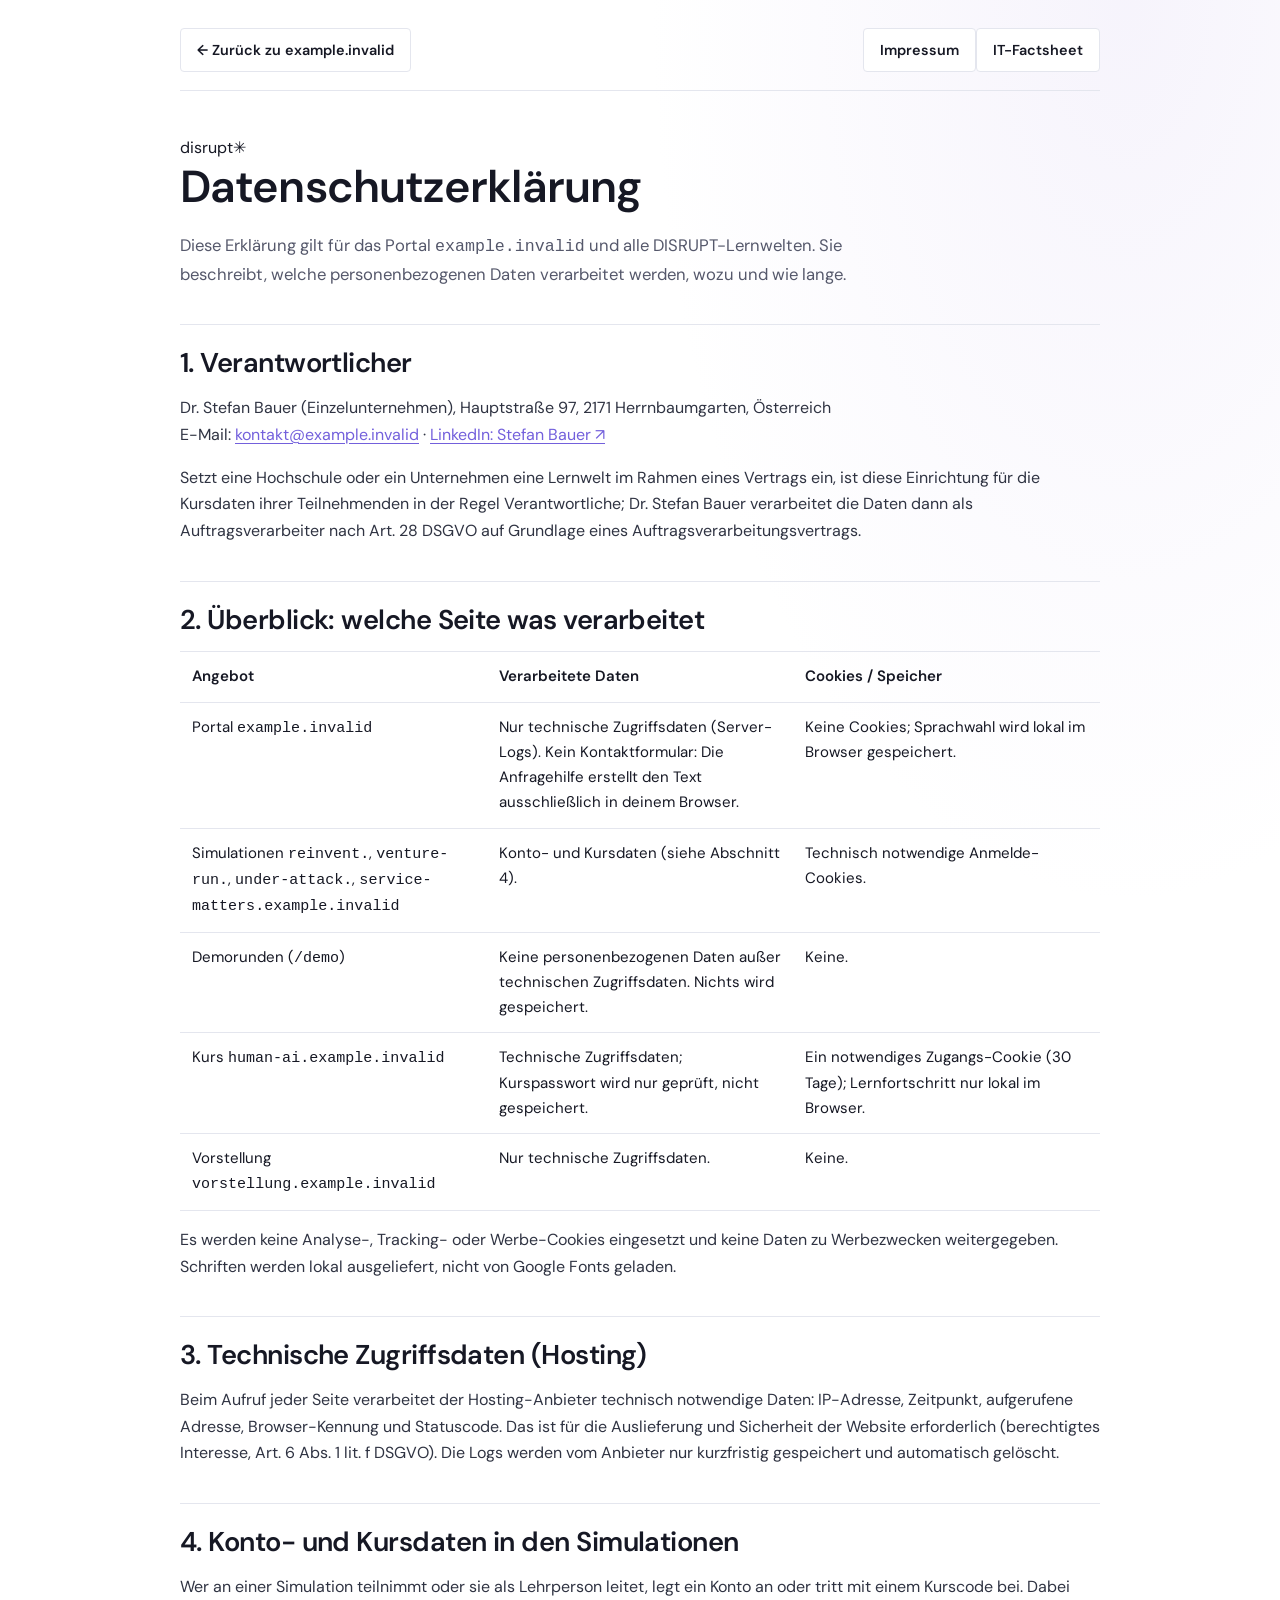
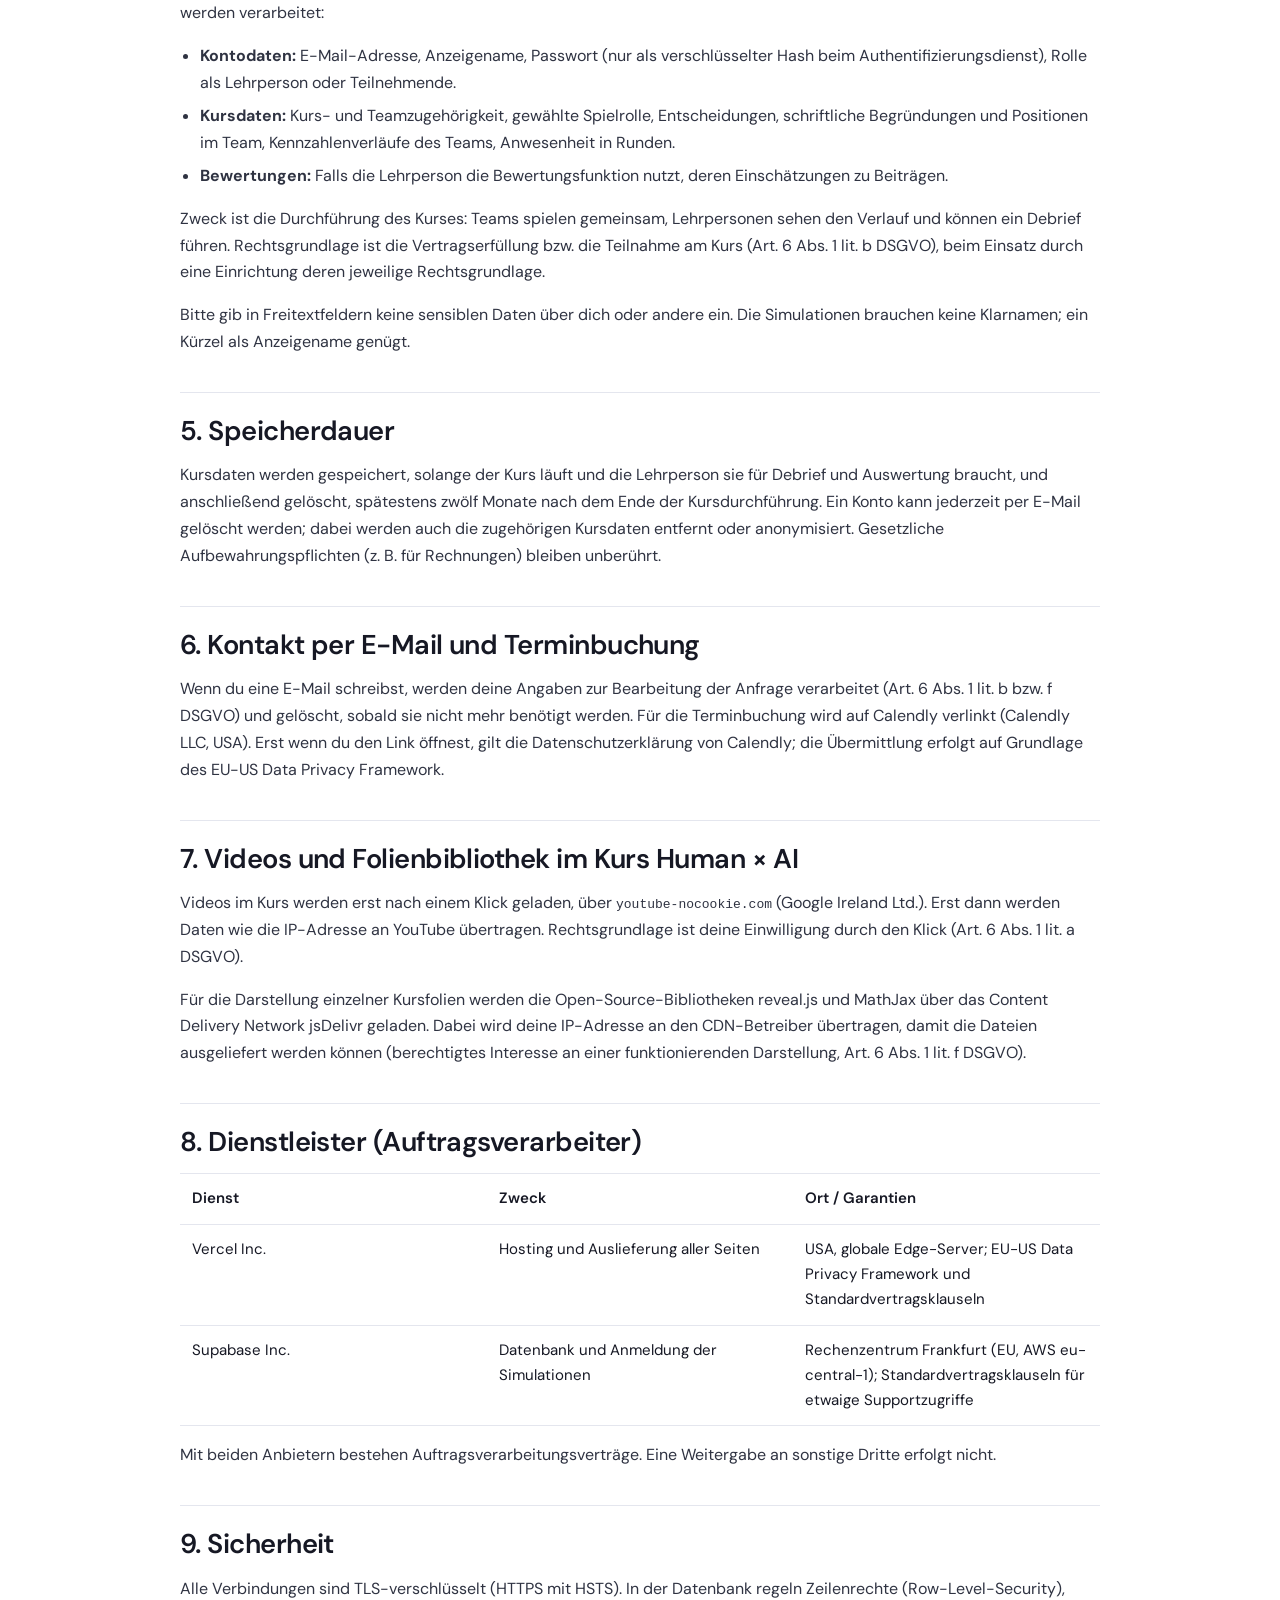
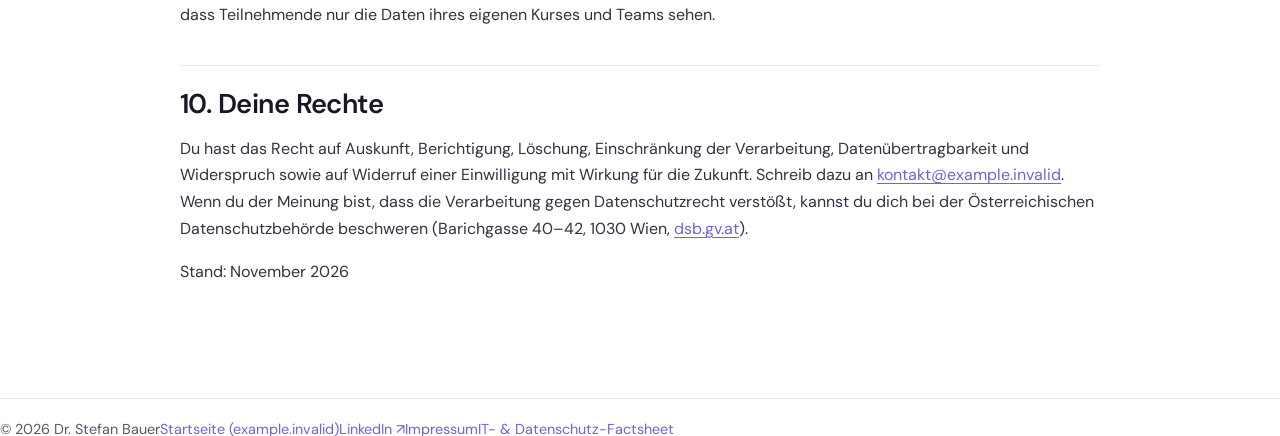
<file: datenschutz.html>
<!doctype html>
<html lang="de">
<head>
<meta charset="utf-8">
<meta name="viewport" content="width=device-width,initial-scale=1">
<title>Datenschutz | DISRUPT · Dr. Stefan Bauer</title>
<meta name="description" content="Datenschutzerklärung für example.invalid und alle DISRUPT-Lernwelten: Reinvent, Venture Run, Under Attack, Service Matters und Human × AI.">
<link rel="canonical" href="https://example.invalid/datenschutz.html">
<link rel="icon" href="favicon.svg" type="image/svg+xml">
<link rel="stylesheet" href="fonts.css">
<link rel="stylesheet" href="legal.css">
</head>
<body>
<div class="toolbar"><a href="https://example.invalid/#">← Zurück zu example.invalid</a><nav><a href="impressum.html">Impressum</a><a href="it-factsheet.html">IT-Factsheet</a></nav></div>
<main>
  <a class="brand" href="https://example.invalid/#" title="Zurück zu example.invalid" style="text-decoration:none;color:inherit;display:inline-block;">disrupt<span>✳</span></a>
  <h1>Datenschutzerklärung</h1>
  <p class="lead">Diese Erklärung gilt für das Portal <code>example.invalid</code> und alle DISRUPT-Lernwelten. Sie beschreibt, welche personenbezogenen Daten verarbeitet werden, wozu und wie lange.</p>

  <h2>1. Verantwortlicher</h2>
  <p>Dr. Stefan Bauer (Einzelunternehmen), Hauptstraße 97, 2171 Herrnbaumgarten, Österreich<br>E-Mail: <a href="mailto:kontakt@example.invalid">kontakt@example.invalid</a> · <a href="https://www.linkedin.com/in/stefan-bauer-innovator/" target="_blank" rel="noopener noreferrer">LinkedIn: Stefan Bauer ↗</a></p>
  <p>Setzt eine Hochschule oder ein Unternehmen eine Lernwelt im Rahmen eines Vertrags ein, ist diese Einrichtung für die Kursdaten ihrer Teilnehmenden in der Regel Verantwortliche; Dr. Stefan Bauer verarbeitet die Daten dann als Auftragsverarbeiter nach Art. 28 DSGVO auf Grundlage eines Auftragsverarbeitungsvertrags.</p>

  <h2>2. Überblick: welche Seite was verarbeitet</h2>
  <table>
    <thead><tr><th>Angebot</th><th>Verarbeitete Daten</th><th>Cookies / Speicher</th></tr></thead>
    <tbody>
      <tr><td>Portal <code>example.invalid</code></td><td>Nur technische Zugriffsdaten (Server-Logs). Kein Kontaktformular: Die Anfragehilfe erstellt den Text ausschließlich in deinem Browser.</td><td>Keine Cookies; Sprachwahl wird lokal im Browser gespeichert.</td></tr>
      <tr><td>Simulationen <code>reinvent.</code>, <code>venture-run.</code>, <code>under-attack.</code>, <code>service-matters.example.invalid</code></td><td>Konto- und Kursdaten (siehe Abschnitt 4).</td><td>Technisch notwendige Anmelde-Cookies.</td></tr>
      <tr><td>Demorunden (<code>/demo</code>)</td><td>Keine personenbezogenen Daten außer technischen Zugriffsdaten. Nichts wird gespeichert.</td><td>Keine.</td></tr>
      <tr><td>Kurs <code>human-ai.example.invalid</code></td><td>Technische Zugriffsdaten; Kurspasswort wird nur geprüft, nicht gespeichert.</td><td>Ein notwendiges Zugangs-Cookie (30 Tage); Lernfortschritt nur lokal im Browser.</td></tr>
      <tr><td>Vorstellung <code>vorstellung.example.invalid</code></td><td>Nur technische Zugriffsdaten.</td><td>Keine.</td></tr>
    </tbody>
  </table>
  <p>Es werden keine Analyse-, Tracking- oder Werbe-Cookies eingesetzt und keine Daten zu Werbezwecken weitergegeben. Schriften werden lokal ausgeliefert, nicht von Google Fonts geladen.</p>

  <h2>3. Technische Zugriffsdaten (Hosting)</h2>
  <p>Beim Aufruf jeder Seite verarbeitet der Hosting-Anbieter technisch notwendige Daten: IP-Adresse, Zeitpunkt, aufgerufene Adresse, Browser-Kennung und Statuscode. Das ist für die Auslieferung und Sicherheit der Website erforderlich (berechtigtes Interesse, Art. 6 Abs. 1 lit. f DSGVO). Die Logs werden vom Anbieter nur kurzfristig gespeichert und automatisch gelöscht.</p>

  <h2>4. Konto- und Kursdaten in den Simulationen</h2>
  <p>Wer an einer Simulation teilnimmt oder sie als Lehrperson leitet, legt ein Konto an oder tritt mit einem Kurscode bei. Dabei werden verarbeitet:</p>
  <ul>
    <li><strong>Kontodaten:</strong> E-Mail-Adresse, Anzeigename, Passwort (nur als verschlüsselter Hash beim Authentifizierungsdienst), Rolle als Lehrperson oder Teilnehmende.</li>
    <li><strong>Kursdaten:</strong> Kurs- und Teamzugehörigkeit, gewählte Spielrolle, Entscheidungen, schriftliche Begründungen und Positionen im Team, Kennzahlenverläufe des Teams, Anwesenheit in Runden.</li>
    <li><strong>Bewertungen:</strong> Falls die Lehrperson die Bewertungsfunktion nutzt, deren Einschätzungen zu Beiträgen.</li>
  </ul>
  <p>Zweck ist die Durchführung des Kurses: Teams spielen gemeinsam, Lehrpersonen sehen den Verlauf und können ein Debrief führen. Rechtsgrundlage ist die Vertragserfüllung bzw. die Teilnahme am Kurs (Art. 6 Abs. 1 lit. b DSGVO), beim Einsatz durch eine Einrichtung deren jeweilige Rechtsgrundlage.</p>
  <p>Bitte gib in Freitextfeldern keine sensiblen Daten über dich oder andere ein. Die Simulationen brauchen keine Klarnamen; ein Kürzel als Anzeigename genügt.</p>

  <h2>5. Speicherdauer</h2>
  <p>Kursdaten werden gespeichert, solange der Kurs läuft und die Lehrperson sie für Debrief und Auswertung braucht, und anschließend gelöscht, spätestens zwölf Monate nach dem Ende der Kursdurchführung. Ein Konto kann jederzeit per E-Mail gelöscht werden; dabei werden auch die zugehörigen Kursdaten entfernt oder anonymisiert. Gesetzliche Aufbewahrungspflichten (z. B. für Rechnungen) bleiben unberührt.</p>

  <h2>6. Kontakt per E-Mail und Terminbuchung</h2>
  <p>Wenn du eine E-Mail schreibst, werden deine Angaben zur Bearbeitung der Anfrage verarbeitet (Art. 6 Abs. 1 lit. b bzw. f DSGVO) und gelöscht, sobald sie nicht mehr benötigt werden. Für die Terminbuchung wird auf Calendly verlinkt (Calendly LLC, USA). Erst wenn du den Link öffnest, gilt die Datenschutzerklärung von Calendly; die Übermittlung erfolgt auf Grundlage des EU-US Data Privacy Framework.</p>

  <h2>7. Videos und Folienbibliothek im Kurs Human × AI</h2>
  <p>Videos im Kurs werden erst nach einem Klick geladen, über <code>youtube-nocookie.com</code> (Google Ireland Ltd.). Erst dann werden Daten wie die IP-Adresse an YouTube übertragen. Rechtsgrundlage ist deine Einwilligung durch den Klick (Art. 6 Abs. 1 lit. a DSGVO).</p>
  <p>Für die Darstellung einzelner Kursfolien werden die Open-Source-Bibliotheken reveal.js und MathJax über das Content Delivery Network jsDelivr geladen. Dabei wird deine IP-Adresse an den CDN-Betreiber übertragen, damit die Dateien ausgeliefert werden können (berechtigtes Interesse an einer funktionierenden Darstellung, Art. 6 Abs. 1 lit. f DSGVO).</p>

  <h2>8. Dienstleister (Auftragsverarbeiter)</h2>
  <table>
    <thead><tr><th>Dienst</th><th>Zweck</th><th>Ort / Garantien</th></tr></thead>
    <tbody>
      <tr><td>Vercel Inc.</td><td>Hosting und Auslieferung aller Seiten</td><td>USA, globale Edge-Server; EU-US Data Privacy Framework und Standardvertragsklauseln</td></tr>
      <tr><td>Supabase Inc.</td><td>Datenbank und Anmeldung der Simulationen</td><td>Rechenzentrum Frankfurt (EU, AWS eu-central-1); Standardvertragsklauseln für etwaige Supportzugriffe</td></tr>
    </tbody>
  </table>
  <p>Mit beiden Anbietern bestehen Auftragsverarbeitungsverträge. Eine Weitergabe an sonstige Dritte erfolgt nicht.</p>

  <h2>9. Sicherheit</h2>
  <p>Alle Verbindungen sind TLS-verschlüsselt (HTTPS mit HSTS). In der Datenbank regeln Zeilenrechte (Row-Level-Security), dass Teilnehmende nur die Daten ihres eigenen Kurses und Teams sehen.</p>

  <h2>10. Deine Rechte</h2>
  <p>Du hast das Recht auf Auskunft, Berichtigung, Löschung, Einschränkung der Verarbeitung, Datenübertragbarkeit und Widerspruch sowie auf Widerruf einer Einwilligung mit Wirkung für die Zukunft. Schreib dazu an <a href="mailto:kontakt@example.invalid">kontakt@example.invalid</a>. Wenn du der Meinung bist, dass die Verarbeitung gegen Datenschutzrecht verstößt, kannst du dich bei der Österreichischen Datenschutzbehörde beschweren (Barichgasse 40–42, 1030 Wien, <a href="https://www.dsb.gv.at" rel="noopener noreferrer">dsb.gv.at</a>).</p>

  <p class="meta">Stand: November 2026</p>
</main>
<footer class="legal-foot"><span>© 2026 Dr. Stefan Bauer</span><a href="https://example.invalid/#">Startseite (example.invalid)</a><a href="https://www.linkedin.com/in/stefan-bauer-innovator/" target="_blank" rel="noopener noreferrer">LinkedIn ↗</a><a href="impressum.html">Impressum</a><a href="it-factsheet.html">IT- &amp; Datenschutz-Factsheet</a></footer>
</body>
</html>
</file>
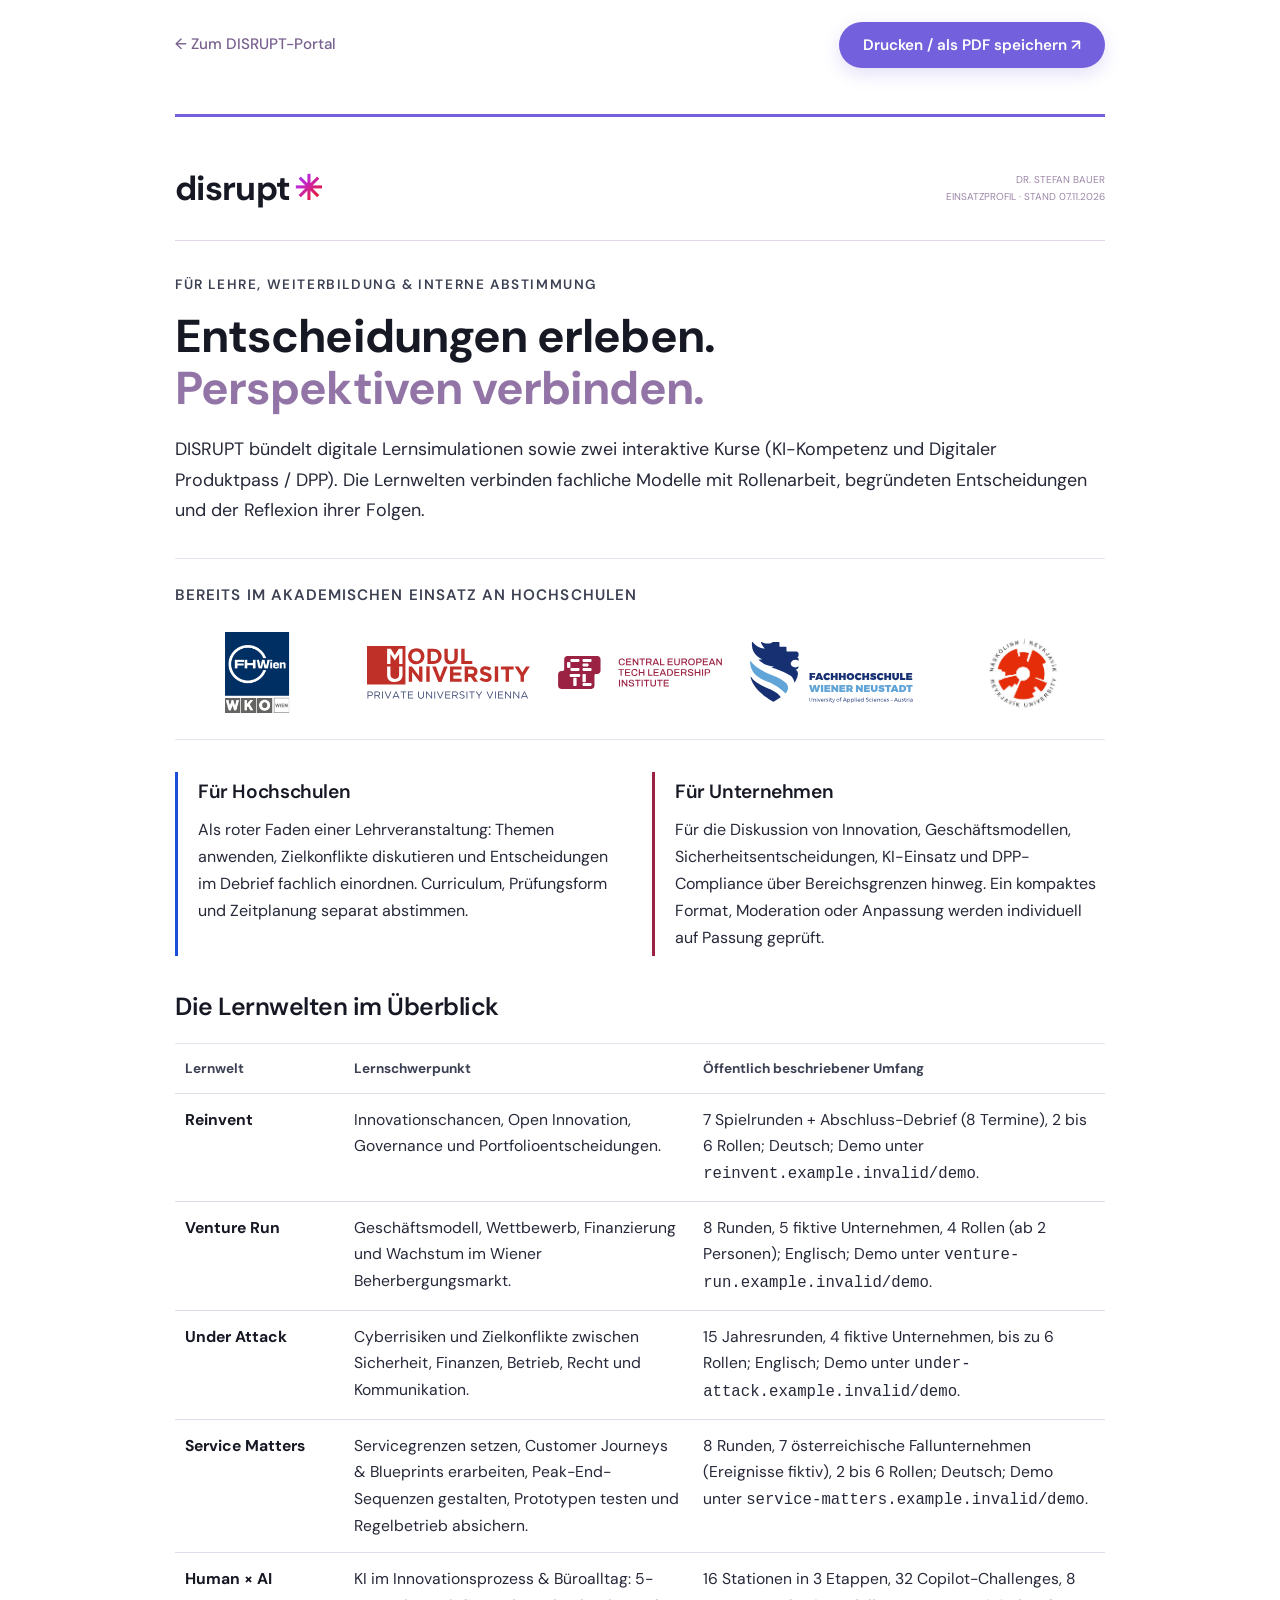
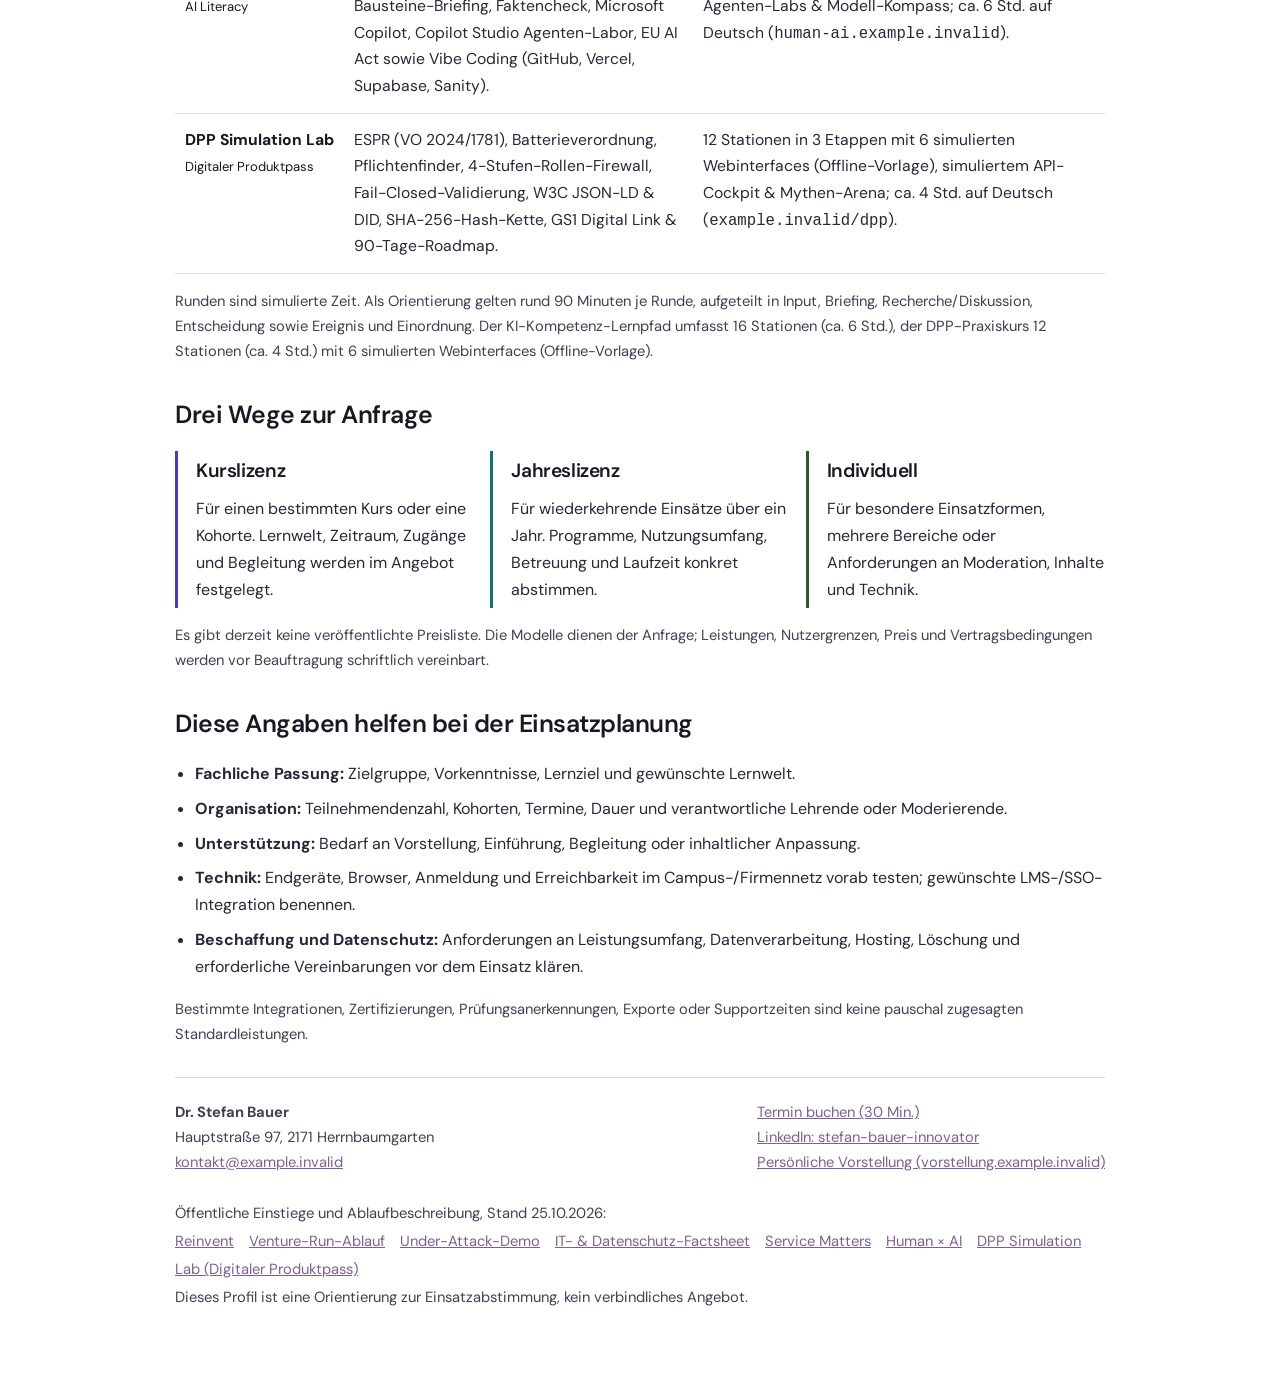
<file: einsatzprofil.html>
<!doctype html><html lang="de"><head><meta charset="utf-8"><meta name="viewport" content="width=device-width,initial-scale=1"><meta name="description" content="DISRUPT Einsatzprofil für Hochschulen und Unternehmen: Lernwelten, Lizenzwege und Fragen für die interne Abstimmung."><title>DISRUPT: Einsatzprofil für Hochschulen &amp; Unternehmen</title><link rel="icon" href="favicon.svg" type="image/svg+xml"><link rel="stylesheet" href="fonts.css"><style>
*{box-sizing:border-box}body{margin:0;background:#f2eef7;color:#302b42;font:14px/1.7 'DM Sans',Arial,sans-serif}.toolbar{max-width:980px;margin:auto;padding:22px 25px;display:flex;align-items:center;justify-content:space-between;gap:20px}.toolbar a{font-size:12px;font-weight:500;text-decoration:none;color:#78618e;transition:color .2s ease}.toolbar a:hover{color:#7360dc}.toolbar button{border:0;border-radius:30px;padding:13px 24px;background:#7360dc;color:white;font:600 12px 'DM Sans',Arial,sans-serif;cursor:pointer;box-shadow:0 6px 18px #7360dc33;transition:transform .2s ease,box-shadow .2s ease}.toolbar button:hover{transform:translateY(-2px);box-shadow:0 10px 24px #7360dc4d}main{max-width:930px;margin:0 auto 50px;padding:50px 55px;background:#ffffffeb;border:1px solid #ffffff;border-radius:28px;box-shadow:0 24px 60px -20px #3d306e1f,inset 0 1px 1px #ffffff}header{display:flex;justify-content:space-between;align-items:center;gap:25px;border-bottom:1px solid #e1d6e9;padding-bottom:25px;margin-bottom:32px}.brand{font:700 34px 'Space Grotesk',Arial,sans-serif;letter-spacing:-2px}.brand span{color:#9a82b6}header p{font-size:10px;color:#9c87a8;text-align:right}h1,h2,h3{font-family:'Space Grotesk',Arial,sans-serif;font-weight:500;margin:0}h1{font-size:39px;line-height:1.12;letter-spacing:-1.8px;margin-bottom:20px}h1 span{color:#9274a6}.lead{font-size:15px;color:#7c6c88;margin-bottom:28px}.label{font-size:9px;letter-spacing:1.6px;color:#9b7fa8;margin:0 0 15px}h2{font-size:22px;letter-spacing:-.7px;margin:30px 0 15px}h3{font-size:16px;margin-bottom:9px}.columns{display:grid;grid-template-columns:1fr 1fr;gap:24px}.box{background:#f4eff9;padding:22px;border-radius:18px;border:1px solid #ffffff;box-shadow:0 4px 14px #3d306e08}.box p{font-size:12px;color:#87748e;margin:0}.comparison{width:100%;border-collapse:collapse;font-size:11px}.comparison th,.comparison td{text-align:left;padding:13px 10px;border-bottom:1px solid #e4dbe9;vertical-align:top}.comparison thead th{font-size:9px;color:#9a82aa}.comparison tbody th{white-space:nowrap}.comparison td{color:#7e6a8b}.note{font-size:10px;color:#9e88a8}.models{display:grid;grid-template-columns:repeat(3,1fr);gap:16px}.models p{font-size:11px;color:#88728f;margin:0}.models article{padding:20px;border:1px solid #e0d2e9;border-radius:18px;background:#ffffffb3;box-shadow:0 4px 14px #3d306e08;transition:transform .2s ease,box-shadow .2s ease}.models article:hover{transform:translateY(-3px);background:#ffffff;box-shadow:0 12px 28px -8px #3d306e18}.checklist{padding-left:20px;color:#806e8c;font-size:12px}.checklist li{margin-bottom:8px}.contact{border-top:1px solid #dfd2e8;padding-top:22px;margin-top:30px;display:flex;justify-content:space-between;gap:20px;font-size:11px}.contact a,.sources a{color:#7e5e97;overflow-wrap:anywhere}.sources{font-size:10px;line-height:1.9;color:#9c85a8;margin-top:25px}.sources a{margin-right:15px}a:focus-visible,button:focus-visible{outline:2px solid #7360dc;outline-offset:4px}@media(max-width:650px){main{margin:0 12px 25px;padding:30px 23px}header{align-items:flex-start}.brand{font-size:29px}h1{font-size:31px}.columns,.models{grid-template-columns:1fr}.table-wrap{overflow:auto}.comparison{min-width:610px}.contact{flex-direction:column;gap:8px}.toolbar{padding:18px 23px}.toolbar button{font-size:11px}.toolbar a{font-size:11px}}@media print{@page{size:A4;margin:17mm}body{background:white;color:#24212b;font-size:10pt}.toolbar{display:none}main{margin:0;padding:0;border:0;border-radius:0;max-width:none}h1{font-size:25pt}header{margin-bottom:20px;padding-bottom:16px}.lead{font-size:10pt}h2{font-size:15pt;margin-top:22px}h3{font-size:11pt}.box{padding:13px;background:#f7f4f9}.comparison{font-size:8pt}.comparison th,.comparison td{padding:9px 7px}.models article{padding:12px}.models p,.box p,.checklist{font-size:8.5pt}.note,.sources{font-size:7.5pt}.columns,.models,article,.contact{break-inside:avoid}h2,h3{break-after:avoid}a{color:inherit;text-decoration:none}.contact{font-size:8.5pt}}
:root{--bg:#ffffff;--ink:#161824;--muted:#3d4154;--violet:#7360dc;--line:#e4e6ee}
body{background:#ffffff;color:var(--ink);font:16px/1.7 'DM Sans',-apple-system,BlinkMacSystemFont,'Segoe UI',sans-serif}
h1,h2,h3,.brand{font-family:'DM Sans',-apple-system,BlinkMacSystemFont,'Segoe UI',sans-serif;letter-spacing:-0.02em}
.brand span{display:inline-block;margin-left:4px;background:linear-gradient(135deg,#7360dc 0%,#c026d3 35%,#e11d48 70%,#ea580c 100%);-webkit-background-clip:text;background-clip:text;color:transparent}
.toolbar a,.toolbar button{font-size:0.95rem}
.label{font-size:0.85rem;font-weight:600;color:var(--muted)}
h1{font-size:clamp(2.2rem,3.6vw,3rem);font-weight:700}
.lead{font-size:1.12rem;color:#252838;line-height:1.7}
h2{font-size:1.55rem;font-weight:600}
h3{font-size:1.2rem;font-weight:600}
.box p,.models p,.checklist{font-size:1rem;color:#252838;line-height:1.68}
.comparison{font-size:0.98rem}
.comparison thead th{font-size:0.85rem;color:var(--muted)}
.comparison td{color:#252838}
.note,.contact,.sources{font-size:0.92rem;color:var(--muted)}
main{background:#ffffff;border:0;border-top:3px solid var(--violet);border-radius:0;box-shadow:none;padding:44px 0;margin:24px auto}
.box{background:transparent;border:0;border-left:3px solid #1d4ed8;border-radius:0;box-shadow:none;padding:4px 0 4px 20px}
.columns .box:nth-child(2){border-left-color:#9b2242;background:transparent}
.models article{background:transparent;border:0;border-left:3px solid var(--violet);border-radius:0;box-shadow:none;padding:4px 0 4px 18px}
.models article:nth-child(1){border-left-color:#4338ca;background:transparent}
.models article:nth-child(2){border-left-color:#0f766e;background:transparent}
.models article:nth-child(3){border-left-color:#31572c;background:transparent}
table{border-top:1px solid var(--line)}
th,td{border-bottom:1px solid var(--line);padding:12px 10px}
thead th{background:transparent}
.uni-ref{margin:32px 0;padding:24px 0;border:0;border-top:1px solid var(--line);border-bottom:1px solid var(--line);background:#ffffff}
.uni-ref-label{margin:0 0 22px;font-size:0.95rem;font-weight:600;letter-spacing:0.07em;text-transform:uppercase;color:var(--muted)}
.uni-ref-grid{display:grid;grid-template-columns:repeat(5,minmax(0,1fr));align-items:center;justify-items:center;gap:28px}
.uni-ref-item{width:100%;display:flex;align-items:center;justify-content:center;padding:0;border:0;background:#ffffff}
.uni-ref-item img{height:84px;max-height:92px;max-width:min(210px,100%);width:auto;object-fit:contain}
@media (max-width:760px){.uni-ref-grid{grid-template-columns:repeat(2,minmax(0,1fr))}}
</style><script src="profile.js" defer></script></head><body><div class="toolbar"><a href="https://example.invalid/#einsatz">← Zum DISRUPT-Portal</a><button type="button" id="print-profile">Drucken / als PDF speichern ↗</button></div><main><header><a class="brand" href="https://example.invalid/#" title="Zurück zu example.invalid" style="text-decoration:none;color:inherit;">disrupt<span>✳</span></a><p>DR. STEFAN BAUER<br>EINSATZPROFIL · STAND 07.11.2026</p></header><p class="label">FÜR LEHRE, WEITERBILDUNG &amp; INTERNE ABSTIMMUNG</p><h1>Entscheidungen erleben.<br><span>Perspektiven verbinden.</span></h1><p class="lead">DISRUPT bündelt digitale Lernsimulationen sowie zwei interaktive Kurse (KI-Kompetenz und Digitaler Produktpass / DPP). Die Lernwelten verbinden fachliche Modelle mit Rollenarbeit, begründeten Entscheidungen und der Reflexion ihrer Folgen.</p><div class="uni-ref"><p class="uni-ref-label">Bereits im akademischen Einsatz an Hochschulen</p><div class="uni-ref-grid"><div class="uni-ref-item"><img src="images/universities/fhwien-wkw.png" alt="FHWien der WKW"></div><div class="uni-ref-item"><img src="images/universities/modul-university.svg" alt="Modul University Vienna"></div><div class="uni-ref-item"><img src="images/universities/cetl-institute.svg" alt="CETL – Central European Tech Leadership Institute"></div><div class="uni-ref-item"><img src="images/universities/fh-wiener-neustadt.svg" alt="FH Wiener Neustadt"></div><div class="uni-ref-item"><img src="images/universities/reykjavik-university.jpg" alt="Reykjavik University"></div></div></div><div class="columns"><div class="box"><h3>Für Hochschulen</h3><p>Als roter Faden einer Lehrveranstaltung: Themen anwenden, Zielkonflikte diskutieren und Entscheidungen im Debrief fachlich einordnen. Curriculum, Prüfungsform und Zeitplanung separat abstimmen.</p></div><div class="box"><h3>Für Unternehmen</h3><p>Für die Diskussion von Innovation, Geschäftsmodellen, Sicherheitsentscheidungen, KI-Einsatz und DPP-Compliance über Bereichsgrenzen hinweg. Ein kompaktes Format, Moderation oder Anpassung werden individuell auf Passung geprüft.</p></div></div>
<h2>Die Lernwelten im Überblick</h2><div class="table-wrap"><table class="comparison"><thead><tr><th scope="col">Lernwelt</th><th scope="col">Lernschwerpunkt</th><th scope="col">Öffentlich beschriebener Umfang</th></tr></thead><tbody><tr><th scope="row">Reinvent</th><td>Innovationschancen, Open Innovation, Governance und Portfolioentscheidungen.</td><td>7 Spielrunden + Abschluss-Debrief (8 Termine), 2 bis 6 Rollen; Deutsch; Demo unter <code>reinvent.example.invalid/demo</code>.</td></tr><tr><th scope="row">Venture Run</th><td>Geschäftsmodell, Wettbewerb, Finanzierung und Wachstum im Wiener Beherbergungsmarkt.</td><td>8 Runden, 5 fiktive Unternehmen, 4 Rollen (ab 2 Personen); Englisch; Demo unter <code>venture-run.example.invalid/demo</code>.</td></tr><tr><th scope="row">Under Attack</th><td>Cyberrisiken und Zielkonflikte zwischen Sicherheit, Finanzen, Betrieb, Recht und Kommunikation.</td><td>15 Jahresrunden, 4 fiktive Unternehmen, bis zu 6 Rollen; Englisch; Demo unter <code>under-attack.example.invalid/demo</code>.</td></tr><tr><th scope="row">Service Matters</th><td>Servicegrenzen setzen, Customer Journeys &amp; Blueprints erarbeiten, Peak-End-Sequenzen gestalten, Prototypen testen und Regelbetrieb absichern.</td><td>8 Runden, 7 österreichische Fallunternehmen (Ereignisse fiktiv), 2 bis 6 Rollen; Deutsch; Demo unter <code>service-matters.example.invalid/demo</code>.</td></tr><tr><th scope="row">Human × AI<br><small style="font-weight:400;">AI Literacy</small></th><td>KI im Innovationsprozess &amp; Büroalltag: 5-Bausteine-Briefing, Faktencheck, Microsoft Copilot, Copilot Studio Agenten-Labor, EU AI Act sowie Vibe Coding (GitHub, Vercel, Supabase, Sanity).</td><td>16 Stationen in 3 Etappen, 32 Copilot-Challenges, 8 Agenten-Labs &amp; Modell-Kompass; ca. 6 Std. auf Deutsch (<code>human-ai.example.invalid</code>).</td></tr><tr><th scope="row">DPP Simulation Lab<br><small style="font-weight:400;">Digitaler Produktpass</small></th><td>ESPR (VO 2024/1781), Batterieverordnung, Pflichtenfinder, 4-Stufen-Rollen-Firewall, Fail-Closed-Validierung, W3C JSON-LD &amp; DID, SHA-256-Hash-Kette, GS1 Digital Link &amp; 90-Tage-Roadmap.</td><td>12 Stationen in 3 Etappen mit 6 simulierten Webinterfaces (Offline-Vorlage), simuliertem API-Cockpit &amp; Mythen-Arena; ca. 4 Std. auf Deutsch (<code>example.invalid/dpp</code>).</td></tr></tbody></table></div><p class="note">Runden sind simulierte Zeit. Als Orientierung gelten rund 90 Minuten je Runde, aufgeteilt in Input, Briefing, Recherche/Diskussion, Entscheidung sowie Ereignis und Einordnung. Der KI-Kompetenz-Lernpfad umfasst 16 Stationen (ca. 6 Std.), der DPP-Praxiskurs 12 Stationen (ca. 4 Std.) mit 6 simulierten Webinterfaces (Offline-Vorlage).</p>
<h2>Drei Wege zur Anfrage</h2><div class="models"><article><h3>Kurslizenz</h3><p>Für einen bestimmten Kurs oder eine Kohorte. Lernwelt, Zeitraum, Zugänge und Begleitung werden im Angebot festgelegt.</p></article><article><h3>Jahreslizenz</h3><p>Für wiederkehrende Einsätze über ein Jahr. Programme, Nutzungsumfang, Betreuung und Laufzeit konkret abstimmen.</p></article><article><h3>Individuell</h3><p>Für besondere Einsatzformen, mehrere Bereiche oder Anforderungen an Moderation, Inhalte und Technik.</p></article></div><p class="note">Es gibt derzeit keine veröffentlichte Preisliste. Die Modelle dienen der Anfrage; Leistungen, Nutzergrenzen, Preis und Vertragsbedingungen werden vor Beauftragung schriftlich vereinbart.</p>
<h2>Diese Angaben helfen bei der Einsatzplanung</h2><ul class="checklist"><li><strong>Fachliche Passung:</strong> Zielgruppe, Vorkenntnisse, Lernziel und gewünschte Lernwelt.</li><li><strong>Organisation:</strong> Teilnehmendenzahl, Kohorten, Termine, Dauer und verantwortliche Lehrende oder Moderierende.</li><li><strong>Unterstützung:</strong> Bedarf an Vorstellung, Einführung, Begleitung oder inhaltlicher Anpassung.</li><li><strong>Technik:</strong> Endgeräte, Browser, Anmeldung und Erreichbarkeit im Campus-/Firmennetz vorab testen; gewünschte LMS-/SSO-Integration benennen.</li><li><strong>Beschaffung und Datenschutz:</strong> Anforderungen an Leistungsumfang, Datenverarbeitung, Hosting, Löschung und erforderliche Vereinbarungen vor dem Einsatz klären.</li></ul><p class="note">Bestimmte Integrationen, Zertifizierungen, Prüfungsanerkennungen, Exporte oder Supportzeiten sind keine pauschal zugesagten Standardleistungen.</p>
<div class="contact"><div><strong>Dr. Stefan Bauer</strong><br>Hauptstraße 97, 2171 Herrnbaumgarten<br><a href="mailto:kontakt@example.invalid">kontakt@example.invalid</a></div><div><a href="index.html#kontakt">Termin buchen (30 Min.)</a><br><a href="https://www.linkedin.com/in/stefan-bauer-innovator/">LinkedIn: stefan-bauer-innovator</a><br><a href="https://vorstellung.example.invalid/">Persönliche Vorstellung (vorstellung.example.invalid)</a></div></div><div class="sources">Öffentliche Einstiege und Ablaufbeschreibung, Stand 25.10.2026:<br><a href="https://reinvent.example.invalid/">Reinvent</a><a href="https://venture-run.example.invalid/how-it-works?v=e2">Venture-Run-Ablauf</a><a href="https://under-attack.example.invalid/demo">Under-Attack-Demo</a><a href="https://example.invalid/it-factsheet.html">IT- &amp; Datenschutz-Factsheet</a><a href="https://service-matters.example.invalid/">Service Matters</a><a href="https://human-ai.example.invalid/">Human × AI</a><a href="https://example.invalid/dpp/">DPP Simulation Lab (Digitaler Produktpass)</a><br>Dieses Profil ist eine Orientierung zur Einsatzabstimmung, kein verbindliches Angebot.</div></main></body></html>
</file>
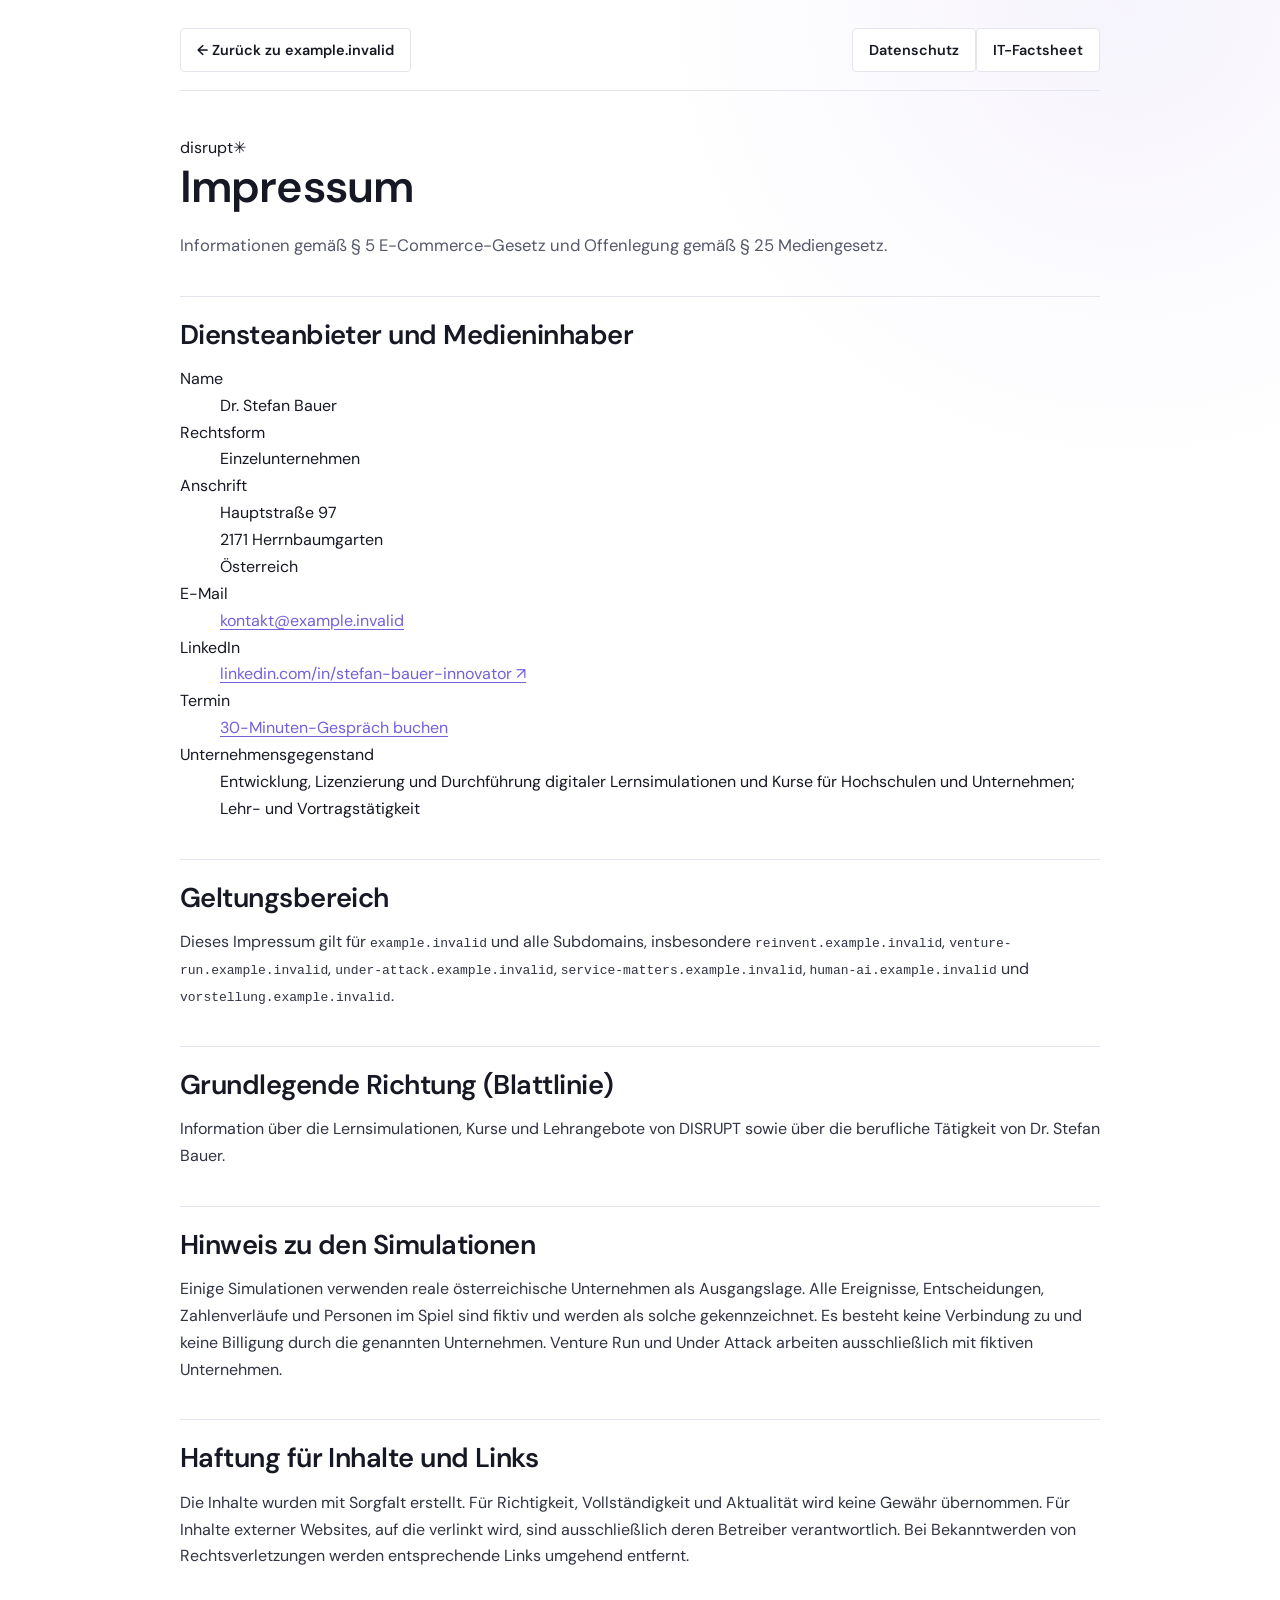
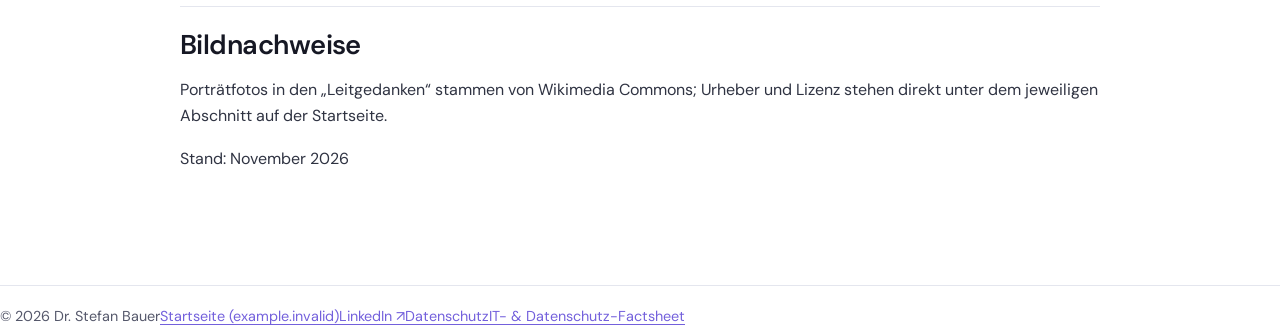
<file: impressum.html>
<!doctype html>
<html lang="de">
<head>
<meta charset="utf-8">
<meta name="viewport" content="width=device-width,initial-scale=1">
<title>Impressum | DISRUPT · Dr. Stefan Bauer</title>
<meta name="description" content="Impressum und Offenlegung von DISRUPT, Einzelunternehmen Dr. Stefan Bauer, Herrnbaumgarten.">
<link rel="canonical" href="https://example.invalid/impressum.html">
<link rel="icon" href="favicon.svg" type="image/svg+xml">
<link rel="stylesheet" href="fonts.css">
<link rel="stylesheet" href="legal.css">
</head>
<body>
<div class="toolbar"><a href="https://example.invalid/#">← Zurück zu example.invalid</a><nav><a href="datenschutz.html">Datenschutz</a><a href="it-factsheet.html">IT-Factsheet</a></nav></div>
<main>
  <a class="brand" href="https://example.invalid/#" title="Zurück zu example.invalid" style="text-decoration:none;color:inherit;display:inline-block;">disrupt<span>✳</span></a>
  <h1>Impressum</h1>
  <p class="lead">Informationen gemäß § 5 E-Commerce-Gesetz und Offenlegung gemäß § 25 Mediengesetz.</p>

  <h2>Diensteanbieter und Medieninhaber</h2>
  <dl>
    <dt>Name</dt><dd>Dr. Stefan Bauer</dd>
    <dt>Rechtsform</dt><dd>Einzelunternehmen</dd>
    <dt>Anschrift</dt><dd>Hauptstraße 97<br>2171 Herrnbaumgarten<br>Österreich</dd>
    <dt>E-Mail</dt><dd><a href="mailto:kontakt@example.invalid">kontakt@example.invalid</a></dd>
    <dt>LinkedIn</dt><dd><a href="https://www.linkedin.com/in/stefan-bauer-innovator/" target="_blank" rel="noopener noreferrer">linkedin.com/in/stefan-bauer-innovator ↗</a></dd>
    <dt>Termin</dt><dd><a href="index.html#kontakt" rel="noopener noreferrer">30-Minuten-Gespräch buchen</a></dd>
    <dt>Unternehmensgegenstand</dt><dd>Entwicklung, Lizenzierung und Durchführung digitaler Lernsimulationen und Kurse für Hochschulen und Unternehmen; Lehr- und Vortragstätigkeit</dd>
  </dl>

  <h2>Geltungsbereich</h2>
  <p>Dieses Impressum gilt für <code>example.invalid</code> und alle Subdomains, insbesondere <code>reinvent.example.invalid</code>, <code>venture-run.example.invalid</code>, <code>under-attack.example.invalid</code>, <code>service-matters.example.invalid</code>, <code>human-ai.example.invalid</code> und <code>vorstellung.example.invalid</code>.</p>

  <h2>Grundlegende Richtung (Blattlinie)</h2>
  <p>Information über die Lernsimulationen, Kurse und Lehrangebote von DISRUPT sowie über die berufliche Tätigkeit von Dr. Stefan Bauer.</p>

  <h2>Hinweis zu den Simulationen</h2>
  <p>Einige Simulationen verwenden reale österreichische Unternehmen als Ausgangslage. Alle Ereignisse, Entscheidungen, Zahlenverläufe und Personen im Spiel sind fiktiv und werden als solche gekennzeichnet. Es besteht keine Verbindung zu und keine Billigung durch die genannten Unternehmen. Venture Run und Under Attack arbeiten ausschließlich mit fiktiven Unternehmen.</p>

  <h2>Haftung für Inhalte und Links</h2>
  <p>Die Inhalte wurden mit Sorgfalt erstellt. Für Richtigkeit, Vollständigkeit und Aktualität wird keine Gewähr übernommen. Für Inhalte externer Websites, auf die verlinkt wird, sind ausschließlich deren Betreiber verantwortlich. Bei Bekanntwerden von Rechtsverletzungen werden entsprechende Links umgehend entfernt.</p>

  <h2>Bildnachweise</h2>
  <p>Porträtfotos in den „Leitgedanken“ stammen von Wikimedia Commons; Urheber und Lizenz stehen direkt unter dem jeweiligen Abschnitt auf der Startseite.</p>

  <p class="meta">Stand: November 2026</p>
</main>
<footer class="legal-foot"><span>© 2026 Dr. Stefan Bauer</span><a href="https://example.invalid/#">Startseite (example.invalid)</a><a href="https://www.linkedin.com/in/stefan-bauer-innovator/" target="_blank" rel="noopener noreferrer">LinkedIn ↗</a><a href="datenschutz.html">Datenschutz</a><a href="it-factsheet.html">IT- &amp; Datenschutz-Factsheet</a></footer>
</body>
</html>
</file>
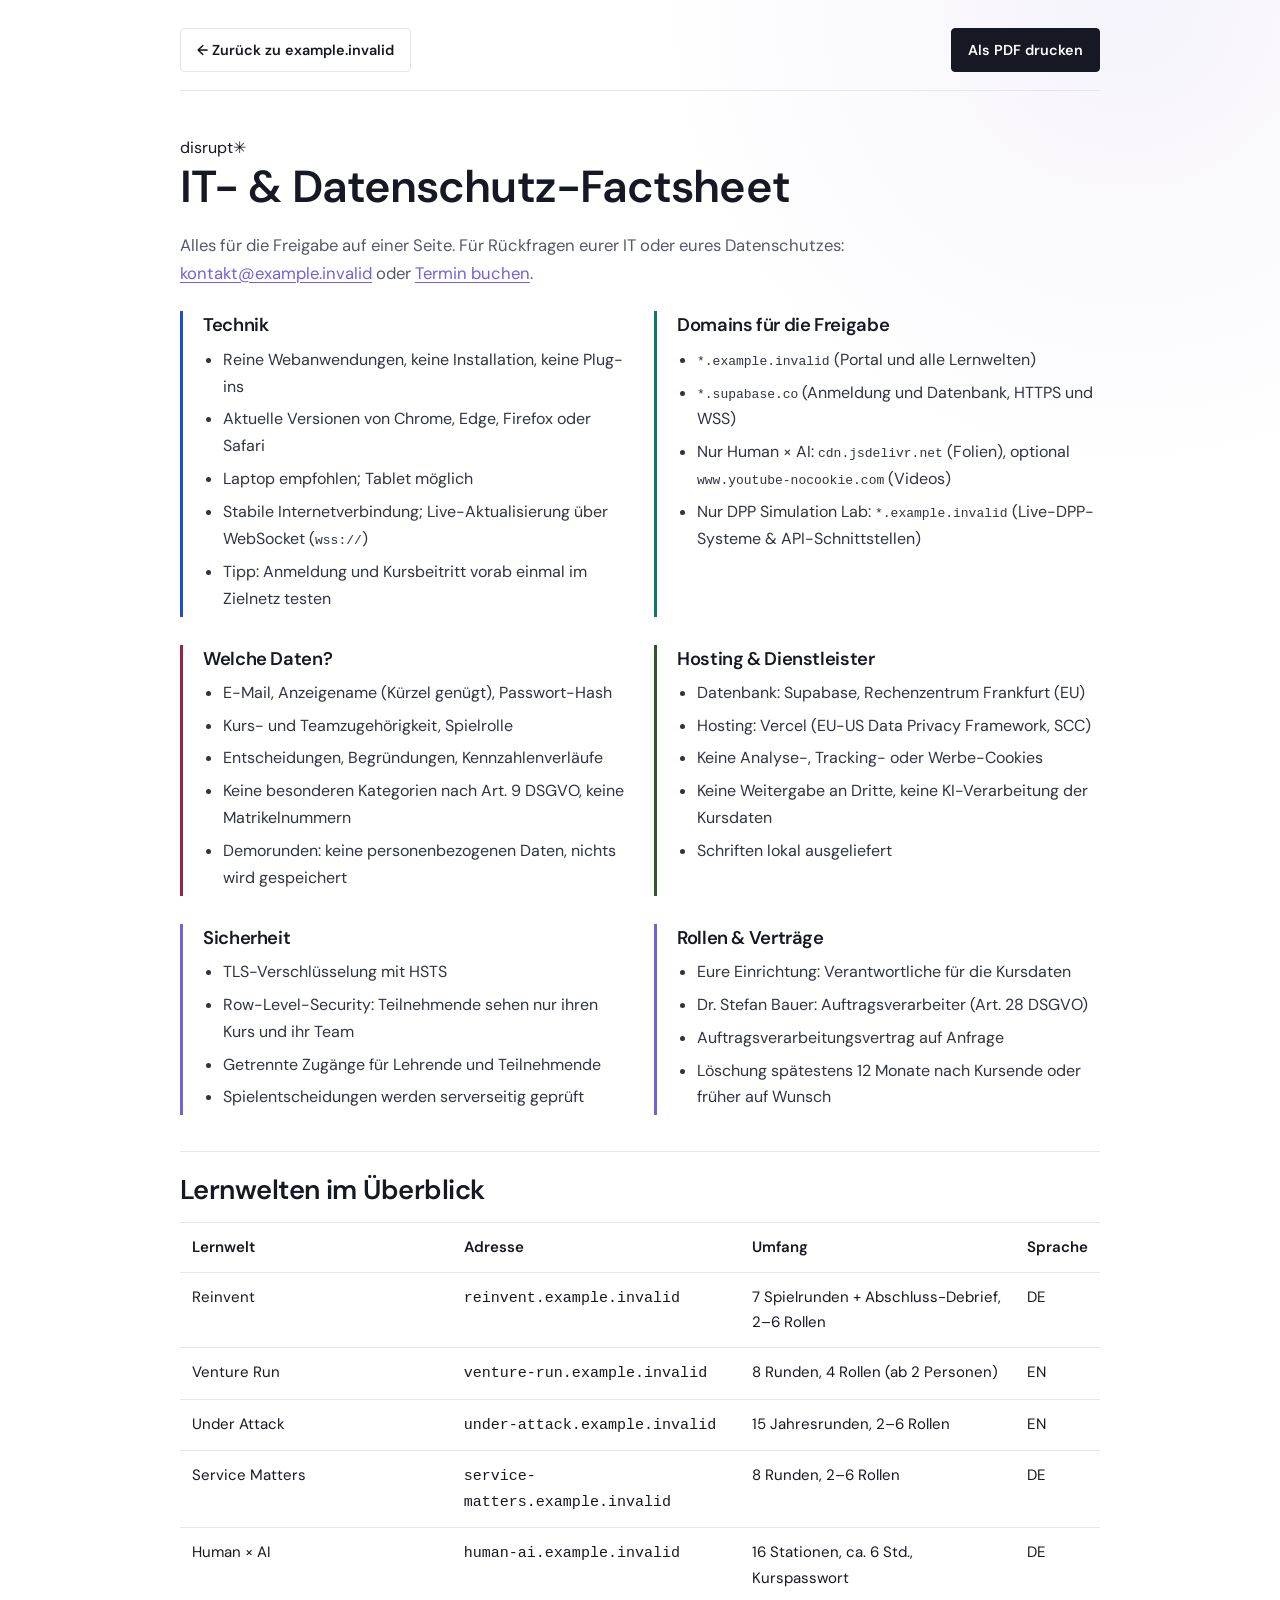
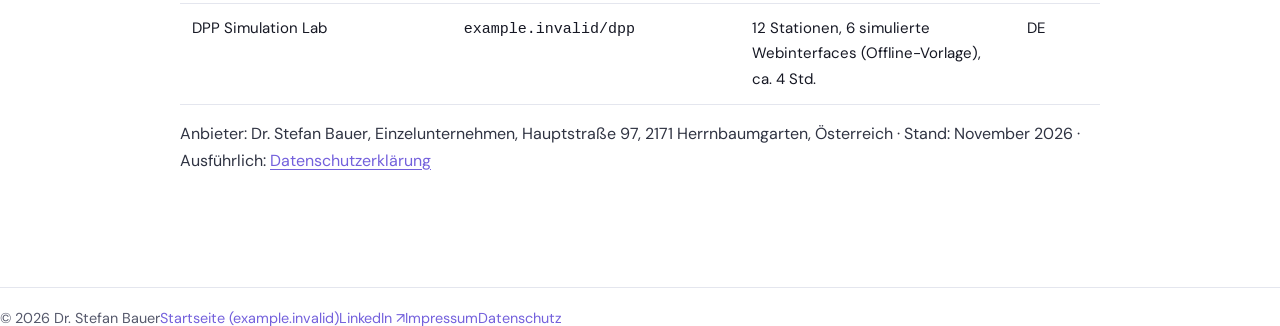
<file: it-factsheet.html>
<!doctype html>
<html lang="de">
<head>
<meta charset="utf-8">
<meta name="viewport" content="width=device-width,initial-scale=1">
<title>IT- &amp; Datenschutz-Factsheet | DISRUPT</title>
<meta name="description" content="Auf einer Seite: was eure IT und euer Datenschutz für die Freigabe der DISRUPT-Lernwelten wissen müssen. Domains, Anforderungen, Daten, Hosting, Auftragsverarbeitung.">
<link rel="canonical" href="https://example.invalid/it-factsheet.html">
<link rel="icon" href="favicon.svg" type="image/svg+xml">
<link rel="stylesheet" href="fonts.css">
<link rel="stylesheet" href="legal.css">
</head>
<body>
<div class="toolbar"><a href="https://example.invalid/#">← Zurück zu example.invalid</a><button type="button" onclick="window.print()">Als PDF drucken</button></div>
<main>
  <a class="brand" href="https://example.invalid/#" title="Zurück zu example.invalid" style="text-decoration:none;color:inherit;display:inline-block;">disrupt<span>✳</span></a>
  <h1>IT- &amp; Datenschutz-Factsheet</h1>
  <p class="lead">Alles für die Freigabe auf einer Seite. Für Rückfragen eurer IT oder eures Datenschutzes: <a href="mailto:kontakt@example.invalid">kontakt@example.invalid</a> oder <a href="index.html#kontakt" rel="noopener noreferrer">Termin buchen</a>.</p>

  <div class="grid">
    <section class="box">
      <h3>Technik</h3>
      <ul>
        <li>Reine Webanwendungen, keine Installation, keine Plug-ins</li>
        <li>Aktuelle Versionen von Chrome, Edge, Firefox oder Safari</li>
        <li>Laptop empfohlen; Tablet möglich</li>
        <li>Stabile Internetverbindung; Live-Aktualisierung über WebSocket (<code>wss://</code>)</li>
        <li>Tipp: Anmeldung und Kursbeitritt vorab einmal im Zielnetz testen</li>
      </ul>
    </section>
    <section class="box">
      <h3>Domains für die Freigabe</h3>
      <ul>
        <li><code>*.example.invalid</code> (Portal und alle Lernwelten)</li>
        <li><code>*.supabase.co</code> (Anmeldung und Datenbank, HTTPS und WSS)</li>
        <li>Nur Human × AI: <code>cdn.jsdelivr.net</code> (Folien), optional <code>www.youtube-nocookie.com</code> (Videos)</li>
        <li>Nur DPP Simulation Lab: <code>*.example.invalid</code> (Live-DPP-Systeme &amp; API-Schnittstellen)</li>
      </ul>
    </section>
    <section class="box">
      <h3>Welche Daten?</h3>
      <ul>
        <li>E-Mail, Anzeigename (Kürzel genügt), Passwort-Hash</li>
        <li>Kurs- und Teamzugehörigkeit, Spielrolle</li>
        <li>Entscheidungen, Begründungen, Kennzahlenverläufe</li>
        <li>Keine besonderen Kategorien nach Art. 9 DSGVO, keine Matrikelnummern</li>
        <li>Demorunden: keine personenbezogenen Daten, nichts wird gespeichert</li>
      </ul>
    </section>
    <section class="box">
      <h3>Hosting &amp; Dienstleister</h3>
      <ul>
        <li>Datenbank: Supabase, Rechenzentrum Frankfurt (EU)</li>
        <li>Hosting: Vercel (EU-US Data Privacy Framework, SCC)</li>
        <li>Keine Analyse-, Tracking- oder Werbe-Cookies</li>
        <li>Keine Weitergabe an Dritte, keine KI-Verarbeitung der Kursdaten</li>
        <li>Schriften lokal ausgeliefert</li>
      </ul>
    </section>
    <section class="box">
      <h3>Sicherheit</h3>
      <ul>
        <li>TLS-Verschlüsselung mit HSTS</li>
        <li>Row-Level-Security: Teilnehmende sehen nur ihren Kurs und ihr Team</li>
        <li>Getrennte Zugänge für Lehrende und Teilnehmende</li>
        <li>Spielentscheidungen werden serverseitig geprüft</li>
      </ul>
    </section>
    <section class="box">
      <h3>Rollen &amp; Verträge</h3>
      <ul>
        <li>Eure Einrichtung: Verantwortliche für die Kursdaten</li>
        <li>Dr. Stefan Bauer: Auftragsverarbeiter (Art. 28 DSGVO)</li>
        <li>Auftragsverarbeitungsvertrag auf Anfrage</li>
        <li>Löschung spätestens 12 Monate nach Kursende oder früher auf Wunsch</li>
      </ul>
    </section>
  </div>

  <h2>Lernwelten im Überblick</h2>
  <table>
    <thead><tr><th>Lernwelt</th><th>Adresse</th><th>Umfang</th><th>Sprache</th></tr></thead>
    <tbody>
      <tr><td>Reinvent</td><td><code>reinvent.example.invalid</code></td><td>7 Spielrunden + Abschluss-Debrief, 2–6 Rollen</td><td>DE</td></tr>
      <tr><td>Venture Run</td><td><code>venture-run.example.invalid</code></td><td>8 Runden, 4 Rollen (ab 2 Personen)</td><td>EN</td></tr>
      <tr><td>Under Attack</td><td><code>under-attack.example.invalid</code></td><td>15 Jahresrunden, 2–6 Rollen</td><td>EN</td></tr>
      <tr><td>Service Matters</td><td><code>service-matters.example.invalid</code></td><td>8 Runden, 2–6 Rollen</td><td>DE</td></tr>
      <tr><td>Human × AI</td><td><code>human-ai.example.invalid</code></td><td>16 Stationen, ca. 6 Std., Kurspasswort</td><td>DE</td></tr>
      <tr><td>DPP Simulation Lab</td><td><code>example.invalid/dpp</code></td><td>12 Stationen, 6 simulierte Webinterfaces (Offline-Vorlage), ca. 4 Std.</td><td>DE</td></tr>
    </tbody>
  </table>
  <p class="meta">Anbieter: Dr. Stefan Bauer, Einzelunternehmen, Hauptstraße 97, 2171 Herrnbaumgarten, Österreich · Stand: November 2026 · Ausführlich: <a href="datenschutz.html">Datenschutzerklärung</a></p>
</main>
<footer class="legal-foot"><span>© 2026 Dr. Stefan Bauer</span><a href="https://example.invalid/#">Startseite (example.invalid)</a><a href="https://www.linkedin.com/in/stefan-bauer-innovator/" target="_blank" rel="noopener noreferrer">LinkedIn ↗</a><a href="impressum.html">Impressum</a><a href="datenschutz.html">Datenschutz</a></footer>
</body>
</html>
</file>
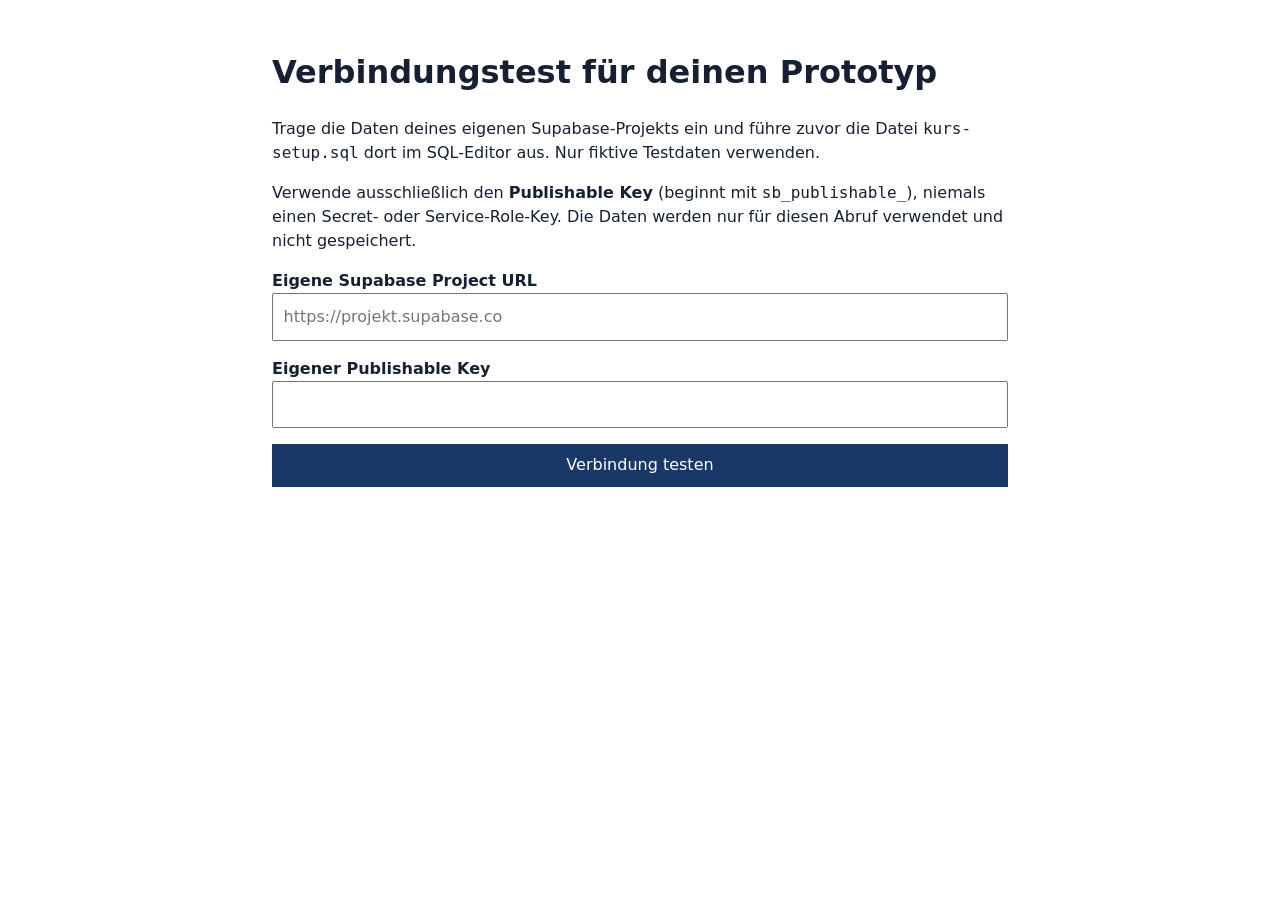
<file: verbindungstest.html>
<!doctype html>
<html lang="de">
<head>
  <meta charset="utf-8">
  <meta name="viewport" content="width=device-width, initial-scale=1">
  <meta name="robots" content="noindex, nofollow">
  <title>Verbindungstest für den Prototyp</title>
  <style>
    body { font: 1rem/1.5 system-ui, sans-serif; max-width: 46rem; margin: 3rem auto; padding: 0 1rem; color: #172033; }
    label { display: block; font-weight: 600; margin-top: 1rem; }
    input, button { box-sizing: border-box; font: inherit; padding: .6rem; width: 100%; }
    button { margin-top: 1rem; background: #193868; color: white; border: 0; cursor: pointer; }
    #result { white-space: pre-wrap; overflow-wrap: anywhere; }
  </style>
</head>
<body>
  <main>
    <h1>Verbindungstest für deinen Prototyp</h1>
    <p>Trage die Daten deines eigenen Supabase-Projekts ein und führe zuvor die Datei
      <code>kurs-setup.sql</code> dort im SQL-Editor aus. Nur fiktive Testdaten verwenden.</p>
    <p>Verwende ausschließlich den <strong>Publishable Key</strong> (beginnt mit
      <code>sb_publishable_</code>), niemals einen Secret- oder Service-Role-Key.
      Die Daten werden nur für diesen Abruf verwendet und nicht gespeichert.</p>
    <form id="test">
      <label for="url">Eigene Supabase Project URL</label>
      <input id="url" type="url" placeholder="https://projekt.supabase.co" required>
      <label for="key">Eigener Publishable Key</label>
      <input id="key" type="text" autocomplete="off" required>
      <button type="submit">Verbindung testen</button>
    </form>
    <p id="result" role="status" aria-live="polite"></p>
  </main>
  <script>
    document.getElementById("test").addEventListener("submit", async (event) => {
      event.preventDefault();
      const result = document.getElementById("result");
      const key = document.getElementById("key").value.trim();
      let url;
      try {
        url = new URL(document.getElementById("url").value.trim());
      } catch {
        result.textContent = "Bitte eine gültige Supabase Project URL eingeben.";
        return;
      }
      if (url.protocol !== "https:" || !/^[a-z0-9-]+\.supabase\.co$/.test(url.hostname) ||
          url.port || url.username || url.password || (url.pathname !== "/" && url.pathname !== "") ||
          url.search || url.hash) {
        result.textContent = "Bitte die HTTPS Project URL deines Supabase-Projekts ohne Pfad eingeben.";
        return;
      }
      if (!key.startsWith("sb_publishable_")) {
        result.textContent = "Bitte ausschließlich einen Publishable Key eingeben, keinen Secret- oder Service-Role-Key.";
        return;
      }
      result.textContent = "Verbindung wird geprüft …";
      try {
        const response = await fetch(url.origin + "/rest/v1/lehrveranstaltung_check?select=nachricht&limit=1", {
          headers: { apikey: key },
        });
        if (!response.ok) throw new Error("Supabase antwortet mit HTTP " + response.status);
        const rows = await response.json();
        if (!Array.isArray(rows) || typeof rows[0]?.nachricht !== "string") {
          throw new Error("Keine Testzeile gefunden. Führe kurs-setup.sql in deinem Projekt aus.");
        }
        result.textContent = "Verbunden! Nachricht aus deinem Supabase-Projekt: " + rows[0].nachricht;
      } catch (error) {
        result.textContent = "Verbindung fehlgeschlagen: " + (error instanceof Error ? error.message : String(error));
      }
    });
  </script>
</body>
</html>
</file>
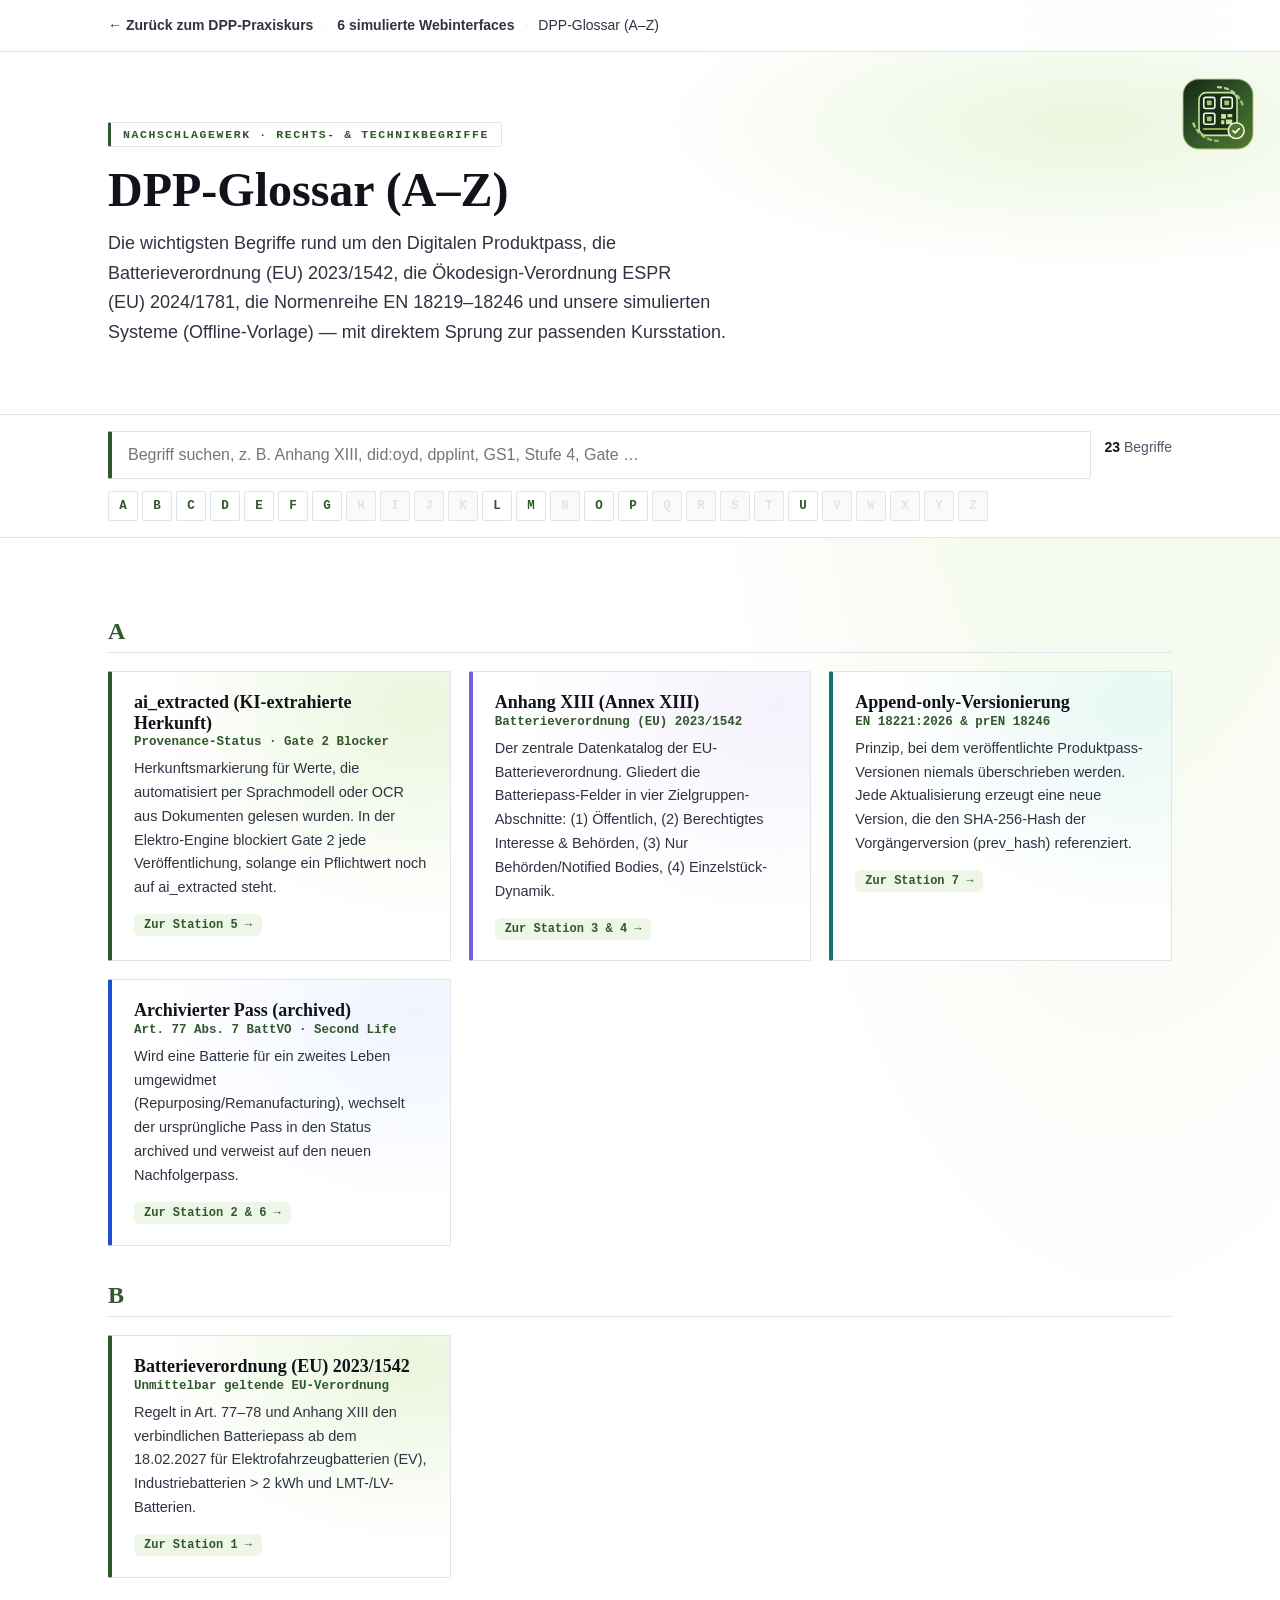
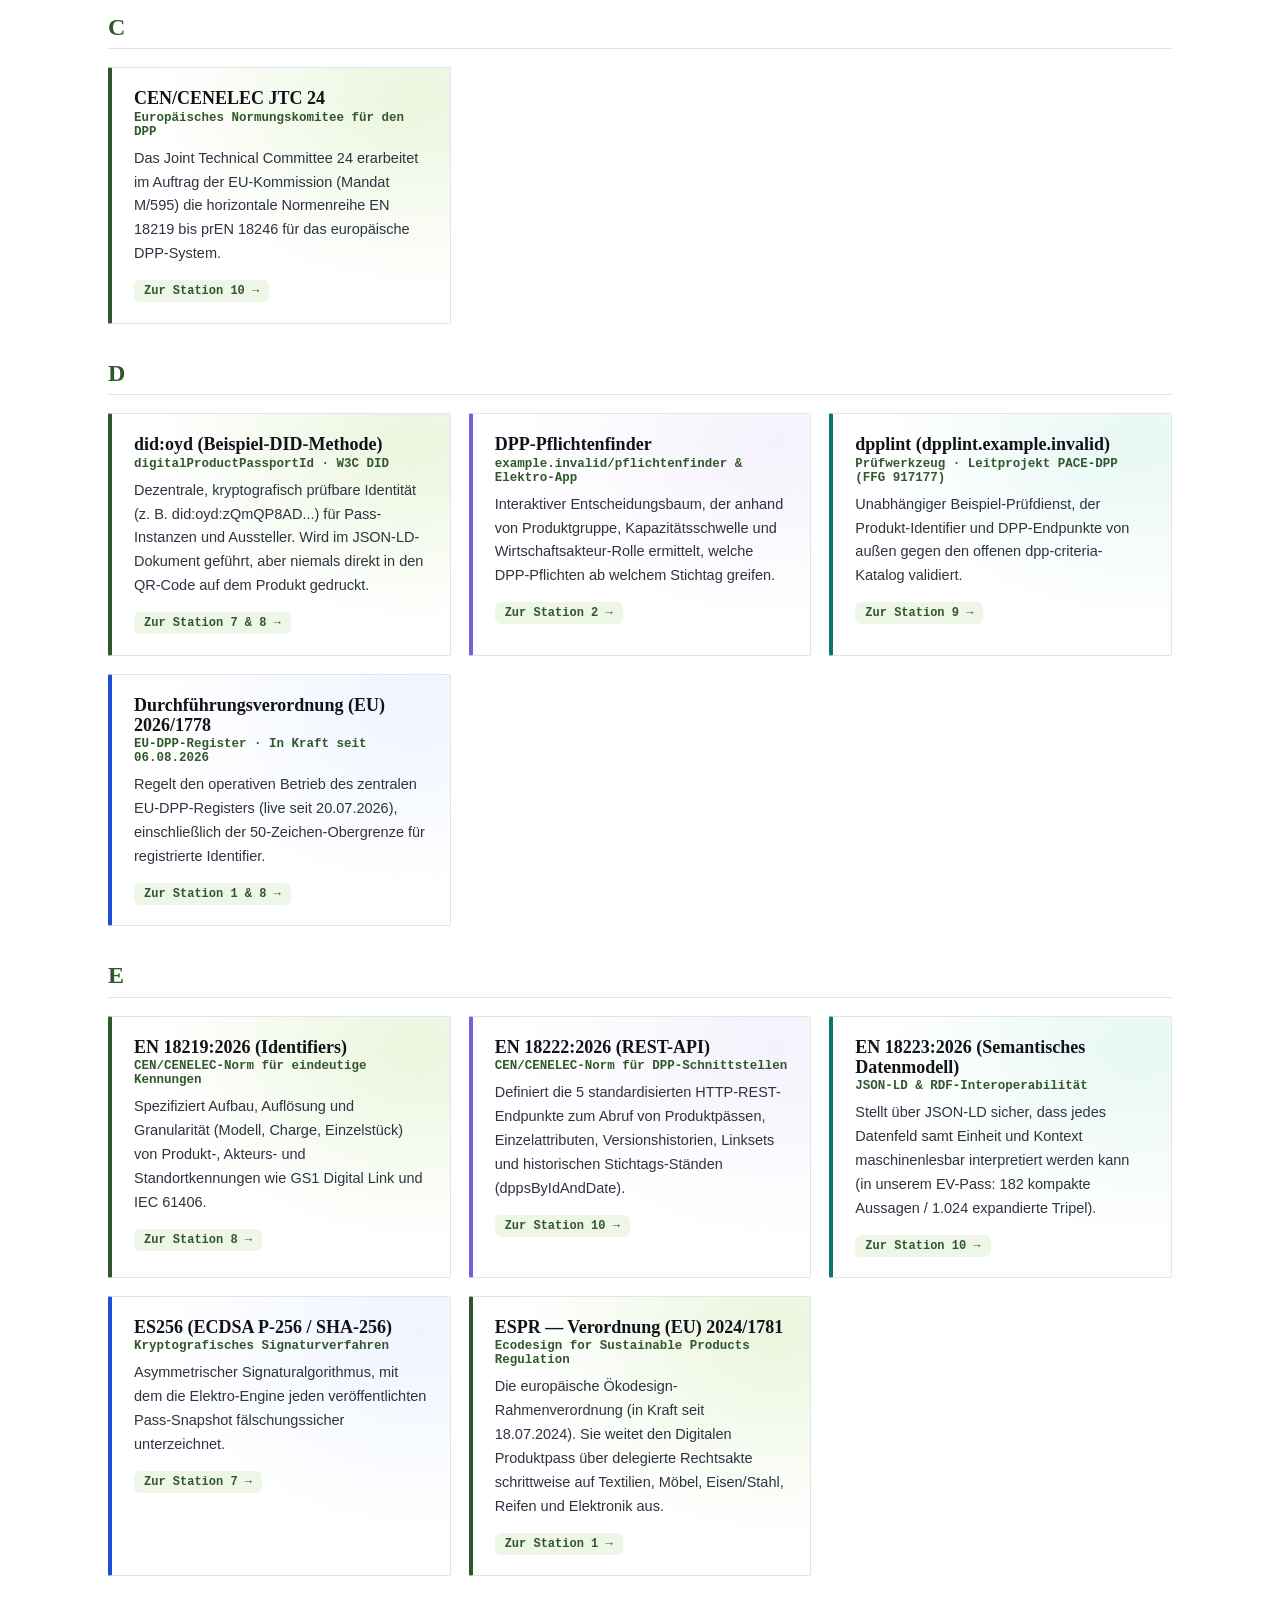
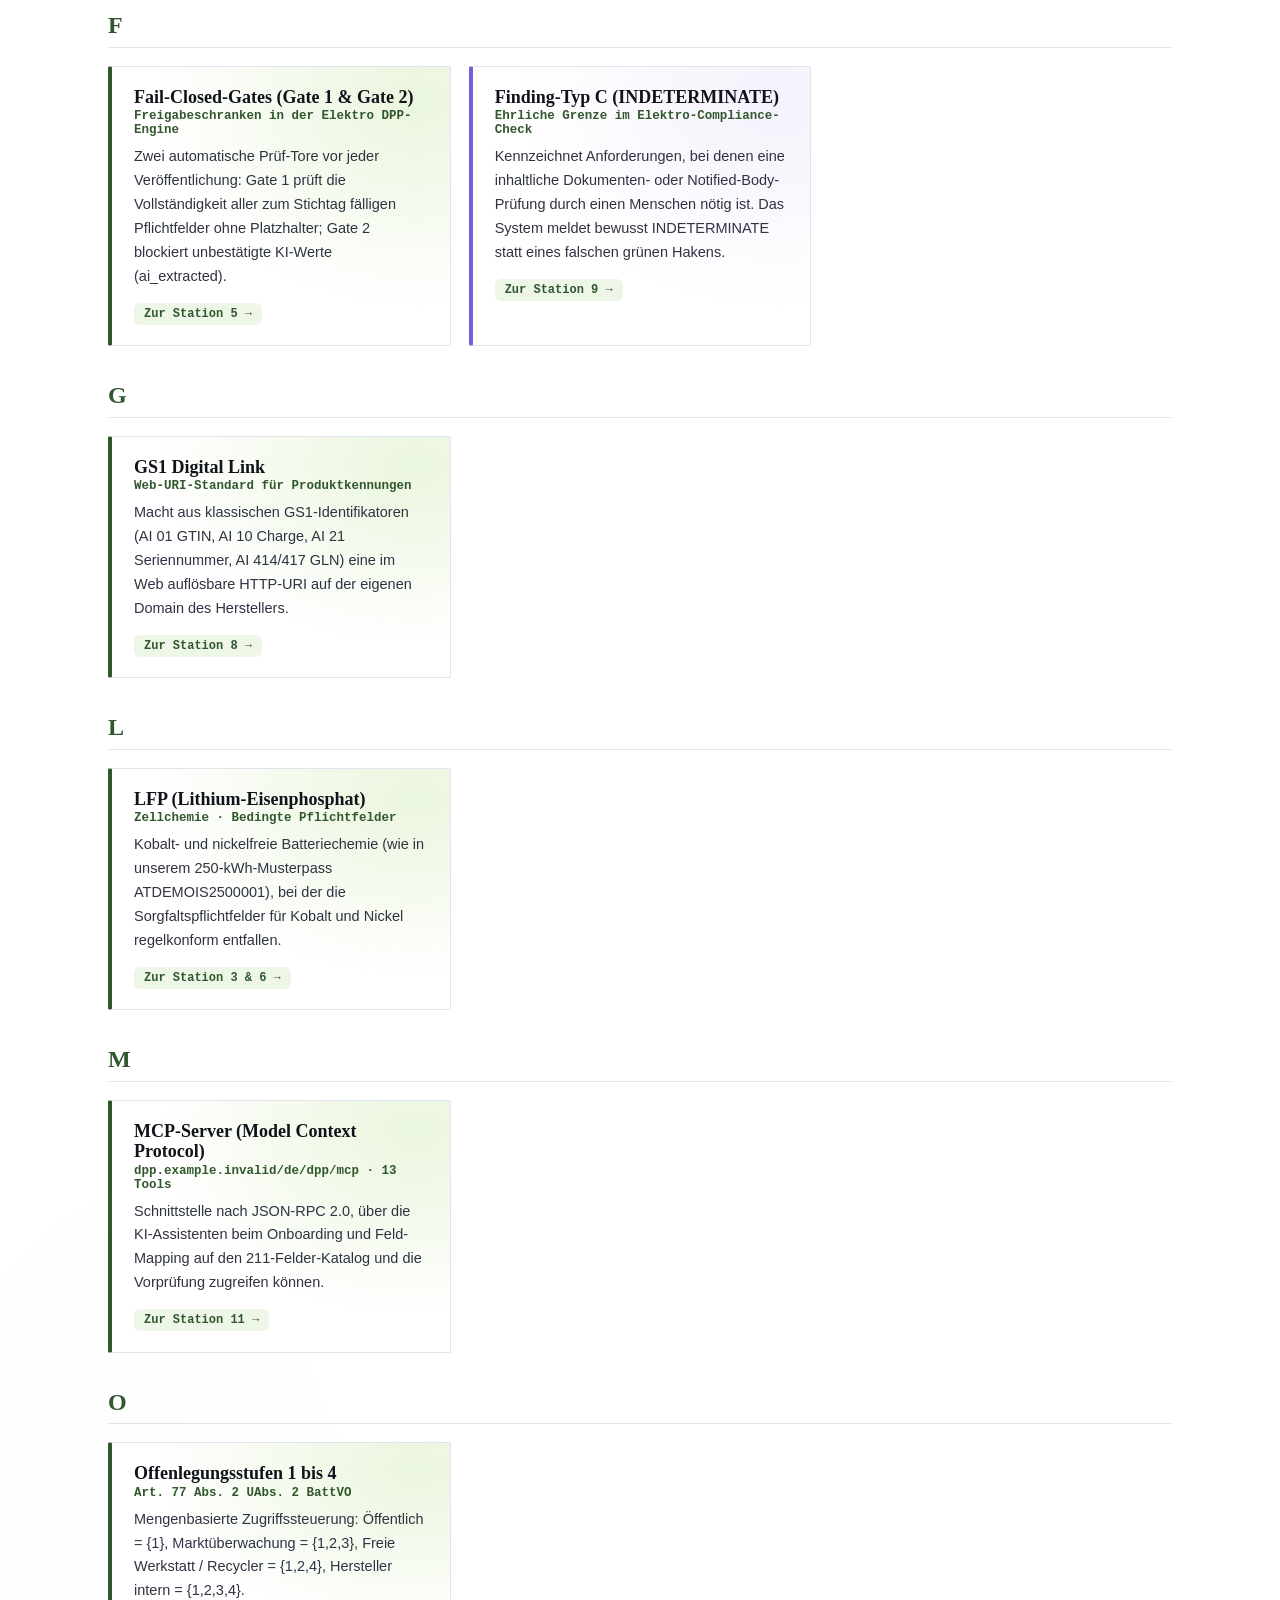
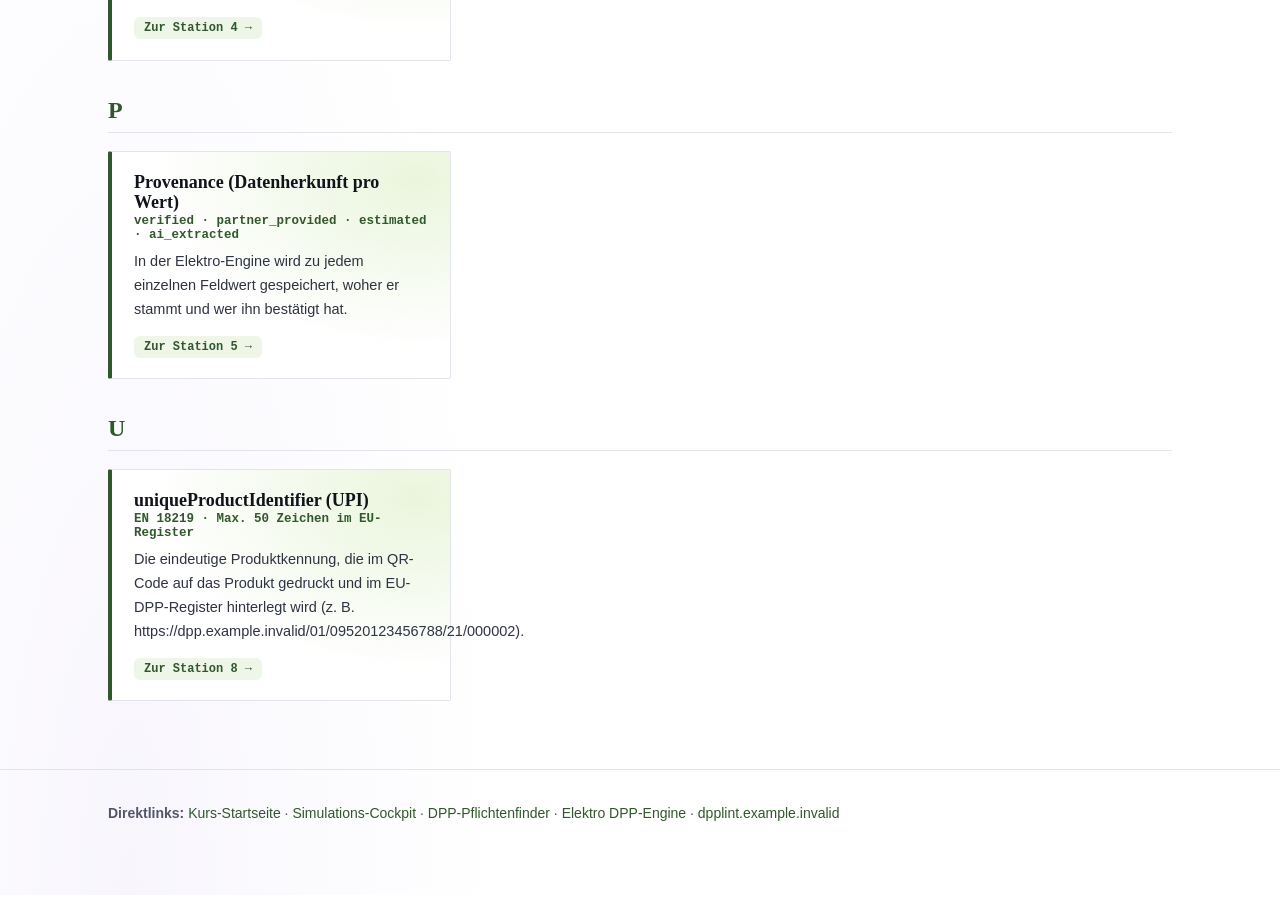
<file: dpp/glossary.html>
<!DOCTYPE html>
<html lang="de">
<head>
  <meta charset="utf-8" />
  <meta name="viewport" content="width=device-width, initial-scale=1.0" />
  <title>DPP-Glossar (A–Z) | Digitaler Produktpass in der Praxis</title>
  <meta name="description" content="Alle wichtigen Fachbegriffe, Normen und Rechtsbegriffe rund um den Digitalen Produktpass (DPP), die Batterieverordnung (EU) 2023/1542, ESPR (EU) 2024/1781, EN 18219–18246 und dpplint." />
  <link rel="icon" type="image/svg+xml" href="assets/img/dpp-logo.svg" />
  <link rel="stylesheet" href="assets/css/fonts.css" />
  <style>
    :root {
      --ink: #11131a; --ink-soft: #2f3342; --muted: #525668;
      --paper: #ffffff; --paper-2: #fafafa; --line: #e2e4ec;
      --azure: #31572c; --azure-soft: #eef6e8; --azure-ink: #31572c;
      --serif: "Spectral", Georgia, serif; --sans: "Inter", -apple-system, sans-serif; --mono: "JetBrains Mono", monospace;
    }
    * { box-sizing: border-box; }
    body { margin: 0; background: radial-gradient(ellipse 60% 40% at 88% 0%, rgba(197, 228, 160, 0.32), transparent 60%), radial-gradient(ellipse 50% 40% at 10% 100%, rgba(226, 218, 245, 0.24), transparent 58%), var(--paper); color: var(--ink-soft); font-family: var(--sans); line-height: 1.65; -webkit-font-smoothing: antialiased; }
    a { color: var(--azure-ink); text-decoration: none; }
    a:hover { text-decoration: underline; }
    .wrap { max-width: 1120px; margin: 0 auto; padding: 0 28px; }
    h1, h2, h3 { font-family: var(--serif); color: var(--ink); font-weight: 600; line-height: 1.12; margin: 0 0 .5em; }
    p { margin: 0 0 1em; }
    .site-nav { background: rgba(255,255,255,0.92); backdrop-filter: blur(10px); border-bottom: 1px solid var(--line); padding: 14px 0; }
    .site-nav .wrap { display: flex; align-items: center; gap: 10px; font-size: 14px; flex-wrap: wrap; }
    .site-nav a { color: var(--ink-soft); font-weight: 600; }
    .site-nav .sep { color: var(--line); }
    .hero { padding: 68px 0 48px; border-bottom: 1px solid var(--line); position: relative; background: radial-gradient(ellipse 55% 65% at 85% 20%, rgba(197, 228, 160, 0.36), transparent 62%), #ffffff; }
    .site-logo { position: absolute; top: 24px; right: 24px; width: 76px; height: 76px; }
    @media (max-width: 640px) { .site-logo { display: none; } }
    .tag { display: inline-block; font: 700 11.5px var(--mono); letter-spacing: .14em; text-transform: uppercase; color: var(--azure-ink); border: 1px solid var(--line); border-left: 3px solid var(--azure-ink); border-radius: 2px; padding: 5px 12px; margin-bottom: 16px; background: #fff; }
    .hero h1 { font-size: clamp(34px, 5vw, 48px); margin-bottom: 12px; }
    .lede { font-size: 18px; max-width: 64ch; color: var(--ink-soft); }
    .search-bar { position: sticky; top: 0; z-index: 20; background: rgba(255,255,255,0.94); backdrop-filter: blur(10px); border-bottom: 1px solid var(--line); padding: 16px 0; }
    .search-inner { display: flex; gap: 14px; align-items: center; flex-wrap: wrap; }
    .search-field { position: relative; flex: 1 1 320px; min-width: 240px; }
    #glossary-search { width: 100%; font: 400 16px var(--sans); color: var(--ink); background: #fff; border: 1px solid var(--line); border-left: 4px solid var(--azure-ink); border-radius: 2px; padding: 12px 16px; min-height: 48px; }
    #glossary-search:focus { outline: 2px solid var(--azure-ink); border-color: var(--azure-ink); }
    .search-count { font-size: 14px; color: var(--muted); white-space: nowrap; }
    .search-count b { color: var(--ink); }
    .alpha-nav { display: flex; gap: 4px; flex-wrap: wrap; margin-top: 12px; }
    .alpha-nav a { font: 600 12.5px var(--mono); color: var(--azure-ink); background: #fff; border: 1px solid var(--line); border-radius: 2px; width: 30px; height: 30px; display: inline-flex; align-items: center; justify-content: center; }
    .alpha-nav a[aria-disabled="true"] { color: var(--line); pointer-events: none; background: var(--paper-2); }
    section { padding: 44px 0 68px; }
    .letter-head { font-family: var(--serif); font-size: 24px; color: var(--azure-ink); border-bottom: 1px solid var(--line); padding-bottom: 8px; margin: 36px 0 18px; }
    .terms { display: grid; grid-template-columns: repeat(auto-fill, minmax(330px, 1fr)); gap: 18px; }
    .term { background: radial-gradient(ellipse at 90% 12%, rgba(197, 228, 160, 0.36), transparent 60%), #fff; border: 1px solid var(--line); border-left: 4px solid #31572c; border-radius: 2px; padding: 20px 22px; }
    .term:nth-child(4n+2) { border-left-color: #7360dc; background: radial-gradient(ellipse at 90% 12%, rgba(226, 218, 245, 0.36), transparent 60%), #fff; }
    .term:nth-child(4n+3) { border-left-color: #0f766e; background: radial-gradient(ellipse at 90% 12%, rgba(190, 235, 224, 0.36), transparent 60%), #fff; }
    .term:nth-child(4n+4) { border-left-color: #1d4ed8; background: radial-gradient(ellipse at 90% 12%, rgba(210, 226, 255, 0.36), transparent 60%), #fff; }
    .term h3 { font-size: 18px; margin: 0 0 2px; color: var(--ink); }
    .term .de { font: 600 12.5px var(--mono); color: var(--azure-ink); margin: 0 0 8px; }
    .term p { font-size: 14.5px; color: var(--ink-soft); margin: 0 0 10px; }
    .term .mod { display: inline-flex; align-items: center; gap: 5px; font: 600 12px var(--mono); color: var(--azure-ink); background: var(--azure-soft); border-radius: 6px; padding: 4px 10px; }
    .term .mod:hover { background: var(--azure-ink); color: #fff; text-decoration: none; }
    .term.hide, .letter-group.hide { display: none; }
    .no-results { display: none; text-align: center; padding: 48px 20px; color: var(--muted); }
    .no-results.show { display: block; }
    footer { border-top: 1px solid var(--line); padding: 32px 0 56px; color: var(--muted); font-size: 14px; }
  </style>
</head>
<body>
  <nav class="site-nav" aria-label="Breadcrumb">
    <div class="wrap">
      <a href="index.html#start">&larr; Zurück zum DPP-Praxiskurs</a>
      <span class="sep">&middot;</span>
      <a href="index.html#cockpit">6 simulierte Webinterfaces</a>
      <span class="sep">&middot;</span>
      <span>DPP-Glossar (A–Z)</span>
    </div>
  </nav>

  <header class="hero">
    <div class="wrap">
      <img class="site-logo" src="assets/img/dpp-logo.svg" alt="DPP Kurs" />
      <span class="tag">Nachschlagewerk &middot; Rechts- &amp; Technikbegriffe</span>
      <h1>DPP-Glossar (A–Z)</h1>
      <p class="lede">Die wichtigsten Begriffe rund um den Digitalen Produktpass, die Batterieverordnung (EU)&nbsp;2023/1542, die Ökodesign-Verordnung ESPR (EU)&nbsp;2024/1781, die Normenreihe EN&nbsp;18219–18246 und unsere simulierten Systeme (Offline-Vorlage) — mit direktem Sprung zur passenden Kursstation.</p>
    </div>
  </header>

  <div class="search-bar" role="search">
    <div class="wrap">
      <div class="search-inner">
        <div class="search-field">
          <input type="search" id="glossary-search" placeholder="Begriff suchen, z. B. Anhang XIII, did:oyd, dpplint, GS1, Stufe 4, Gate …" aria-label="Glossar durchsuchen" autocomplete="off" />
        </div>
        <p class="search-count" id="search-count"><b id="term-n">26</b> Begriffe</p>
      </div>
      <nav class="alpha-nav" id="alpha-nav" aria-label="Buchstabenwahl"></nav>
    </div>
  </div>

  <main>
    <section>
      <div class="wrap">
        <div id="glossary"></div>
        <p class="no-results" id="no-results">Kein Begriff gefunden. Versuchen Sie einen kürzeren Suchbegriff.</p>
      </div>
    </section>
  </main>

  <footer>
    <div class="wrap">
      <p><b>Direktlinks:</b> <a href="index.html#start">Kurs-Startseite</a> &middot; <a href="index.html#cockpit">Simulations-Cockpit</a> &middot; <a href="https://www.example.invalid/pflichtenfinder" target="_blank" rel="noopener">DPP-Pflichtenfinder</a> &middot; <a href="https://dpp.example.invalid/de" target="_blank" rel="noopener">Elektro DPP-Engine</a> &middot; <a href="https://dpplint.example.invalid" target="_blank" rel="noopener">dpplint.example.invalid</a></p>
    </div>
  </footer>

  <script>
  (function () {
    var TERMS = [
      { name: "ai_extracted (KI-extrahierte Herkunft)", de: "Provenance-Status · Gate 2 Blocker", def: "Herkunftsmarkierung für Werte, die automatisiert per Sprachmodell oder OCR aus Dokumenten gelesen wurden. In der Elektro-Engine blockiert Gate 2 jede Veröffentlichung, solange ein Pflichtwert noch auf ai_extracted steht.", mod: "index.html#s5", mlabel: "Station 5" },
      { name: "Anhang XIII (Annex XIII)", de: "Batterieverordnung (EU) 2023/1542", def: "Der zentrale Datenkatalog der EU-Batterieverordnung. Gliedert die Batteriepass-Felder in vier Zielgruppen-Abschnitte: (1) Öffentlich, (2) Berechtigtes Interesse & Behörden, (3) Nur Behörden/Notified Bodies, (4) Einzelstück-Dynamik.", mod: "index.html#s3", mlabel: "Station 3 & 4" },
      { name: "Append-only-Versionierung", de: "EN 18221:2026 & prEN 18246", def: "Prinzip, bei dem veröffentlichte Produktpass-Versionen niemals überschrieben werden. Jede Aktualisierung erzeugt eine neue Version, die den SHA-256-Hash der Vorgängerversion (prev_hash) referenziert.", mod: "index.html#s7", mlabel: "Station 7" },
      { name: "Archivierter Pass (archived)", de: "Art. 77 Abs. 7 BattVO · Second Life", def: "Wird eine Batterie für ein zweites Leben umgewidmet (Repurposing/Remanufacturing), wechselt der ursprüngliche Pass in den Status archived und verweist auf den neuen Nachfolgerpass.", mod: "index.html#s6", mlabel: "Station 2 & 6" },
      { name: "Batterieverordnung (EU) 2023/1542", de: "Unmittelbar geltende EU-Verordnung", def: "Regelt in Art. 77–78 und Anhang XIII den verbindlichen Batteriepass ab dem 18.02.2027 für Elektrofahrzeugbatterien (EV), Industriebatterien > 2 kWh und LMT-/LV-Batterien.", mod: "index.html#s1", mlabel: "Station 1" },
      { name: "CEN/CENELEC JTC 24", de: "Europäisches Normungskomitee für den DPP", def: "Das Joint Technical Committee 24 erarbeitet im Auftrag der EU-Kommission (Mandat M/595) die horizontale Normenreihe EN 18219 bis prEN 18246 für das europäische DPP-System.", mod: "index.html#s10", mlabel: "Station 10" },
      { name: "did:oyd (Beispiel-DID-Methode)", de: "digitalProductPassportId · W3C DID", def: "Dezentrale, kryptografisch prüfbare Identität (z. B. did:oyd:zQmQP8AD...) für Pass-Instanzen und Aussteller. Wird im JSON-LD-Dokument geführt, aber niemals direkt in den QR-Code auf dem Produkt gedruckt.", mod: "index.html#s7", mlabel: "Station 7 & 8" },
      { name: "dpplint (dpplint.example.invalid)", de: "Prüfwerkzeug · Leitprojekt PACE-DPP (FFG 917177)", def: "Unabhängiger Beispiel-Prüfdienst, der Produkt-Identifier und DPP-Endpunkte von außen gegen den offenen dpp-criteria-Katalog validiert.", mod: "index.html#s9", mlabel: "Station 9" },
      { name: "DPP-Pflichtenfinder", de: "example.invalid/pflichtenfinder & Elektro-App", def: "Interaktiver Entscheidungsbaum, der anhand von Produktgruppe, Kapazitätsschwelle und Wirtschaftsakteur-Rolle ermittelt, welche DPP-Pflichten ab welchem Stichtag greifen.", mod: "index.html#s2", mlabel: "Station 2" },
      { name: "Durchführungsverordnung (EU) 2026/1778", de: "EU-DPP-Register · In Kraft seit 06.08.2026", def: "Regelt den operativen Betrieb des zentralen EU-DPP-Registers (live seit 20.07.2026), einschließlich der 50-Zeichen-Obergrenze für registrierte Identifier.", mod: "index.html#s8", mlabel: "Station 1 & 8" },
      { name: "EN 18219:2026 (Identifiers)", de: "CEN/CENELEC-Norm für eindeutige Kennungen", def: "Spezifiziert Aufbau, Auflösung und Granularität (Modell, Charge, Einzelstück) von Produkt-, Akteurs- und Standortkennungen wie GS1 Digital Link und IEC 61406.", mod: "index.html#s8", mlabel: "Station 8" },
      { name: "EN 18222:2026 (REST-API)", de: "CEN/CENELEC-Norm für DPP-Schnittstellen", def: "Definiert die 5 standardisierten HTTP-REST-Endpunkte zum Abruf von Produktpässen, Einzelattributen, Versionshistorien, Linksets und historischen Stichtags-Ständen (dppsByIdAndDate).", mod: "index.html#s10", mlabel: "Station 10" },
      { name: "EN 18223:2026 (Semantisches Datenmodell)", de: "JSON-LD & RDF-Interoperabilität", def: "Stellt über JSON-LD sicher, dass jedes Datenfeld samt Einheit und Kontext maschinenlesbar interpretiert werden kann (in unserem EV-Pass: 182 kompakte Aussagen / 1.024 expandierte Tripel).", mod: "index.html#s10", mlabel: "Station 10" },
      { name: "ES256 (ECDSA P-256 / SHA-256)", de: "Kryptografisches Signaturverfahren", def: "Asymmetrischer Signaturalgorithmus, mit dem die Elektro-Engine jeden veröffentlichten Pass-Snapshot fälschungssicher unterzeichnet.", mod: "index.html#s7", mlabel: "Station 7" },
      { name: "ESPR — Verordnung (EU) 2024/1781", de: "Ecodesign for Sustainable Products Regulation", def: "Die europäische Ökodesign-Rahmenverordnung (in Kraft seit 18.07.2024). Sie weitet den Digitalen Produktpass über delegierte Rechtsakte schrittweise auf Textilien, Möbel, Eisen/Stahl, Reifen und Elektronik aus.", mod: "index.html#s1", mlabel: "Station 1" },
      { name: "Fail-Closed-Gates (Gate 1 & Gate 2)", de: "Freigabeschranken in der Elektro DPP-Engine", def: "Zwei automatische Prüf-Tore vor jeder Veröffentlichung: Gate 1 prüft die Vollständigkeit aller zum Stichtag fälligen Pflichtfelder ohne Platzhalter; Gate 2 blockiert unbestätigte KI-Werte (ai_extracted).", mod: "index.html#s5", mlabel: "Station 5" },
      { name: "Finding-Typ C (INDETERMINATE)", de: "Ehrliche Grenze im Elektro-Compliance-Check", def: "Kennzeichnet Anforderungen, bei denen eine inhaltliche Dokumenten- oder Notified-Body-Prüfung durch einen Menschen nötig ist. Das System meldet bewusst INDETERMINATE statt eines falschen grünen Hakens.", mod: "index.html#s9", mlabel: "Station 9" },
      { name: "GS1 Digital Link", de: "Web-URI-Standard für Produktkennungen", def: "Macht aus klassischen GS1-Identifikatoren (AI 01 GTIN, AI 10 Charge, AI 21 Seriennummer, AI 414/417 GLN) eine im Web auflösbare HTTP-URI auf der eigenen Domain des Herstellers.", mod: "index.html#s8", mlabel: "Station 8" },
      { name: "LFP (Lithium-Eisenphosphat)", de: "Zellchemie · Bedingte Pflichtfelder", def: "Kobalt- und nickelfreie Batteriechemie (wie in unserem 250-kWh-Musterpass ATDEMOIS2500001), bei der die Sorgfaltspflichtfelder für Kobalt und Nickel regelkonform entfallen.", mod: "index.html#s3", mlabel: "Station 3 & 6" },
      { name: "MCP-Server (Model Context Protocol)", de: "dpp.example.invalid/de/dpp/mcp · 13 Tools", def: "Schnittstelle nach JSON-RPC 2.0, über die KI-Assistenten beim Onboarding und Feld-Mapping auf den 211-Felder-Katalog und die Vorprüfung zugreifen können.", mod: "index.html#s11", mlabel: "Station 11" },
      { name: "Offenlegungsstufen 1 bis 4", de: "Art. 77 Abs. 2 UAbs. 2 BattVO", def: "Mengenbasierte Zugriffssteuerung: Öffentlich = {1}, Marktüberwachung = {1,2,3}, Freie Werkstatt / Recycler = {1,2,4}, Hersteller intern = {1,2,3,4}.", mod: "index.html#s4", mlabel: "Station 4" },
      { name: "Provenance (Datenherkunft pro Wert)", de: "verified · partner_provided · estimated · ai_extracted", def: "In der Elektro-Engine wird zu jedem einzelnen Feldwert gespeichert, woher er stammt und wer ihn bestätigt hat.", mod: "index.html#s5", mlabel: "Station 5" },
      { name: "uniqueProductIdentifier (UPI)", de: "EN 18219 · Max. 50 Zeichen im EU-Register", def: "Die eindeutige Produktkennung, die im QR-Code auf das Produkt gedruckt und im EU-DPP-Register hinterlegt wird (z. B. https://dpp.example.invalid/01/09520123456788/21/000002).", mod: "index.html#s8", mlabel: "Station 8" }
    ];

    var ALPHABET = "ABCDEFGHIJKLMNOPQRSTUVWXYZ".split("");
    var glossaryEl = document.getElementById("glossary");
    var searchEl = document.getElementById("glossary-search");
    var countEl = document.getElementById("term-n");
    var alphaNav = document.getElementById("alpha-nav");
    var noResults = document.getElementById("no-results");

    function sortKey(t) { return t.name.replace(/^[^A-Za-z]+/, "").toUpperCase(); }
    TERMS.sort(function (a, b) { return sortKey(a) < sortKey(b) ? -1 : 1; });

    var byLetter = {};
    TERMS.forEach(function (t) {
      var L = sortKey(t).charAt(0);
      (byLetter[L] = byLetter[L] || []).push(t);
    });

    ALPHABET.forEach(function (L) {
      var a = document.createElement("a");
      a.textContent = L;
      if (byLetter[L]) a.href = "#group-" + L;
      else a.setAttribute("aria-disabled", "true");
      alphaNav.appendChild(a);
    });

    Object.keys(byLetter).sort().forEach(function (L) {
      var grp = document.createElement("div");
      grp.className = "letter-group";
      grp.id = "group-" + L;
      grp.innerHTML = '<h2 class="letter-head">' + L + '</h2><div class="terms"></div>';
      var grid = grp.querySelector(".terms");
      byLetter[L].forEach(function (t) {
        var card = document.createElement("article");
        card.className = "term";
        card.dataset.search = (t.name + " " + t.de + " " + t.def).toLowerCase();
        card.innerHTML =
          '<h3>' + t.name + '</h3>' +
          '<div class="de">' + t.de + '</div>' +
          '<p>' + t.def + '</p>' +
          '<a class="mod" href="' + t.mod + '">Zur ' + t.mlabel + ' &rarr;</a>';
        grid.appendChild(card);
      });
      glossaryEl.appendChild(grp);
    });
    countEl.textContent = TERMS.length;

    searchEl.addEventListener("input", function () {
      var q = searchEl.value.trim().toLowerCase();
      var shown = 0;
      document.querySelectorAll(".letter-group").forEach(function (grp) {
        var gShown = 0;
        grp.querySelectorAll(".term").forEach(function (card) {
          var hit = !q || card.dataset.search.indexOf(q) !== -1;
          card.classList.toggle("hide", !hit);
          if (hit) { shown++; gShown++; }
        });
        grp.classList.toggle("hide", gShown === 0);
      });
      countEl.textContent = shown;
      noResults.classList.toggle("show", shown === 0);
    });
  })();
  </script>
</body>
</html>
</file>
<file: dpp/assets/css/fonts.css>
/* DISRUPT-Schriften, lokal ausgeliefert (keine Anfrage an Google Fonts).
   DM Sans und Space Grotesk, SIL Open Font License (siehe ../fonts/*-OFL.txt). */
@font-face { font-family: "Disrupt Sans"; src: url("../fonts/font-0.ttf") format("truetype"); font-weight: 400; font-style: normal; font-display: swap; }
@font-face { font-family: "Disrupt Sans"; src: url("../fonts/font-1.ttf") format("truetype"); font-weight: 500; font-style: normal; font-display: swap; }
@font-face { font-family: "Disrupt Sans"; src: url("../fonts/font-2.ttf") format("truetype"); font-weight: 600; font-style: normal; font-display: swap; }
@font-face { font-family: "Disrupt Sans"; src: url("../fonts/font-3.ttf") format("truetype"); font-weight: 700 800; font-style: normal; font-display: swap; }
@font-face { font-family: "Disrupt Display"; src: url("../fonts/font-5.ttf") format("truetype"); font-weight: 500; font-style: normal; font-display: swap; }
@font-face { font-family: "Disrupt Display"; src: url("../fonts/font-6.ttf") format("truetype"); font-weight: 600; font-style: normal; font-display: swap; }
@font-face { font-family: "Disrupt Display"; src: url("../fonts/font-7.ttf") format("truetype"); font-weight: 700; font-style: normal; font-display: swap; }
</file>
<file: dpp/kurs/kurs.css>
/* ==========================================================================
   Digitaler Produktpass (DPP) — Interaktiver Praxiskurs (DISRUPT × Sustainista)
   Design System: Sustainista "Forest Boardroom"
   Fern Green (#4f772d) · Deep Forest (#31572c / #162b14) · Moss Green (#90a955) · Canvas (#f8faf5)
   ========================================================================== */
:root {
  /* Sustainista Brand Palette — Fern & Moss Green */
  --brand-50: #f2f9ea;
  --brand-100: #e1f2ce;
  --brand-200: #c5e4a0;
  --brand-300: #a0cc66;
  --brand-400: #90a955;
  --brand-500: #6a9139;
  --brand-600: #4f772d;
  --brand-700: #31572c;
  --brand-800: #244220;
  --brand-900: #162b14;

  /* Sustainista Semantic Surfaces */
  --ink: #1a2117;
  --ink-soft: #3d4f38;
  --muted: #5f7359;
  --paper: #f8faf5;
  --card: #ffffff;
  --paper-2: #f1f5ec;
  --line: #dde5d5;
  --line-strong: #c6d4bc;

  /* Accents & Status */
  --azure: #a0cc66;
  --azure-soft: #f2f9ea;
  --azure-ink: #4f772d;
  --ok: #31572c;
  --ok-soft: #e1f2ce;
  --warn: #b45309;
  --warn-soft: #fef3c7;
  --bad: #9e2a1f;
  --bad-soft: #fbe6e3;
  --navy: #162b14;
  --signal: #4f772d;
  --signal-dark: #31572c;

  /* Sustainista Ordinal Access Tier Ramp (Stufen 1–4) */
  --stufe-1: #6a9139;
  --stufe-2: #4f772d;
  --stufe-3: #31572c;
  --stufe-4: #162b14;

  --serif: "Spectral", Georgia, serif;
  --sans: "Inter", -apple-system, BlinkMacSystemFont, sans-serif;
  --mono: "JetBrains Mono", ui-monospace, monospace;
  --r: 12px;
}

/* Dark "Forest Boardroom" Theme */
html[data-theme="dark"] {
  --ink: #f2f9ea;
  --ink-soft: #cfe0c5;
  --muted: #98b08e;
  --paper: #0f1d0e;
  --card: #162814;
  --paper-2: #1d331a;
  --line: #294625;
  --line-strong: #3b6135;
  --azure: #90a955;
  --azure-soft: #213a1e;
  --azure-ink: #a0cc66;
  --ok: #a0cc66;
  --ok-soft: #213c1d;
  --warn: #fbbf24;
  --warn-soft: #3b2a0a;
  --bad: #f87171;
  --bad-soft: #3b1515;
  --navy: #0a1409;
  --signal: #6a9139;
  --signal-dark: #4f772d;
}

* { box-sizing: border-box; }
html { scroll-behavior: smooth; }
body {
  margin: 0;
  background: var(--paper);
  color: var(--ink-soft);
  font: 400 17px/1.65 var(--sans);
  -webkit-font-smoothing: antialiased;
  overflow-x: clip;
  transition: background-color .25s ease, color .25s ease;
}
::selection {
  background: #dde8d3;
  color: #243d1f;
}
h1, h2, h3, h4 {
  font-family: var(--serif);
  color: var(--ink);
  font-weight: 600;
  line-height: 1.15;
  letter-spacing: -0.015em;
  margin: 0 0 .45em;
}
h1 { font-size: clamp(32px, 5vw, 50px); }
h2 { font-size: clamp(24px, 3.2vw, 32px); }
h3 { font-size: 20px; }
p { margin: 0 0 1em; }
a { color: var(--azure-ink); text-underline-offset: 3px; }
a:hover { color: var(--ink); }
code {
  font: 500 13.5px var(--mono);
  background: var(--paper-2);
  color: var(--ink);
  padding: 2px 6px;
  border-radius: 5px;
  border: 1px solid var(--line);
}
.wrap { max-width: 980px; margin: 0 auto; padding: 0 24px; }
.wrap.wide { max-width: 1140px; }

.skip { position: absolute; left: -9999px; top: auto; width: 1px; height: 1px; overflow: hidden; }
.skip:focus {
  position: fixed; left: 16px; top: 16px; width: auto; height: auto; z-index: 9999;
  background: var(--brand-600); color: #fff; padding: 10px 18px; border-radius: 8px;
  text-decoration: none; font-weight: 600;
}

:focus-visible { outline: 2px solid var(--brand-600); outline-offset: 2px; }

/* ---------- Obere Leiste (Sustainista Nav-Pill Style) ---------- */
.topbar {
  position: sticky; top: 0; z-index: 50;
  background: color-mix(in srgb, var(--paper) 92%, transparent);
  backdrop-filter: blur(12px);
  -webkit-backdrop-filter: blur(12px);
  border-bottom: 1px solid var(--line-strong);
}
.topbar-in {
  max-width: 1200px; margin: 0 auto; padding: 10px 20px;
  display: flex; align-items: center; justify-content: space-between; gap: 12px;
}
.brand {
  display: inline-flex; align-items: center; gap: 10px;
  font-weight: 700; font-size: 15px; color: var(--ink); text-decoration: none;
  min-height: 42px;
}
.brand img { width: 34px; height: 34px; flex: none; }
.brand-sub {
  font: 700 11px var(--mono);
  color: var(--brand-700);
  background: var(--brand-100);
  border: 1px solid var(--brand-200);
  padding: 2px 8px;
  border-radius: 6px;
  letter-spacing: .06em;
}
html[data-theme="dark"] .brand-sub {
  color: var(--brand-200);
  background: var(--brand-800);
  border-color: var(--brand-600);
}
@media (max-width: 680px) { .brand span:not(.brand-sub) { display: none; } }

.toplinks { display: flex; flex-wrap: wrap; justify-content: flex-end; min-width: 0; gap: 6px; margin-left: auto; align-items: center; }
.toplinks a {
  padding: 6px 10px;
  border-radius: 6px;
  font-size: 13.5px; font-weight: 600; color: var(--ink-soft);
  text-decoration: none; white-space: nowrap;
  transition: background-color .15s, color .15s;
}
.toplinks a:hover { color: var(--ink); background: var(--paper-2); }
.toplinks a.pill-live {
  background: var(--brand-50); color: var(--brand-700);
  border: 1px solid var(--brand-200); padding: 5px 11px; border-radius: 6px;
  display: inline-flex; align-items: center; gap: 7px;
}
html[data-theme="dark"] .toplinks a.pill-live {
  background: var(--brand-800); color: var(--brand-100); border-color: var(--brand-600);
}
.toplinks a.pill-live::before {
  content: ""; width: 7px; height: 7px; border-radius: 50%;
  background: var(--brand-500); box-shadow: 0 0 0 3px rgba(106, 145, 57, .28);
}
.toplinks + nav { margin-left: 10px; }
@media (max-width: 1120px) { .toplinks { gap: 4px; } .toplinks a { font-size: 12.5px; padding: 5px 8px; } }
@media (max-width: 960px) { .toplinks { display: none; } .toplinks + nav { margin-left: auto; } }

.theme-toggle {
  display: inline-flex; align-items: center; justify-content: center;
  width: 36px; height: 36px; border-radius: 8px;
  border: 1px solid var(--line-strong); background: var(--card); color: var(--ink);
  cursor: pointer; font-size: 15px; transition: border-color .15s, background .15s;
}
.theme-toggle:hover { border-color: var(--brand-600); background: var(--azure-soft); }
.theme-toggle { flex: 0 0 36px; }
@media (max-width: 680px) {
  header nav { min-width: 0; overflow-x: auto; }
}

.steps { display: flex; align-items: center; gap: 6px; list-style: none; margin: 0; padding: 0; }
.steps a {
  width: 34px; height: 34px; border-radius: 50%;
  display: grid; place-items: center;
  font: 600 13px var(--mono); color: var(--muted);
  border: 1.5px solid var(--line); background: var(--card);
  text-decoration: none; position: relative;
}
.steps a:hover { border-color: var(--brand-500); color: var(--ink); }
.steps a.active { background: var(--brand-700); color: #fff; border-color: var(--brand-700); }
.steps a.done { background: var(--brand-100); color: var(--brand-700); border-color: var(--brand-400); }
.steps a.done.active { background: var(--brand-700); color: #fff; }
.steps .count { font: 700 13px var(--mono); color: var(--azure-ink); margin-right: 4px; }
.steps .bar {
  width: 96px; height: 7px; border-radius: 99px; background: var(--paper-2);
  border: 1px solid var(--line);
  margin-left: 4px; overflow: hidden; display: block !important;
}
.steps .bar i { display: block; height: 100%; width: 0%; background: linear-gradient(90deg, var(--brand-600), var(--brand-400)); transition: width .35s ease; }
.steps li:not(.bar):not(.count) { display: none; }
.steps .count { display: block; }

/* ---------- Ansichten ---------- */
.view { display: none; padding: 48px 0 96px; animation: fadeUp .32s cubic-bezier(0.16, 1, 0.3, 1); }
.view.active { display: block; }
@keyframes fadeUp { from { opacity: 0; transform: translateY(10px); } to { opacity: 1; transform: none; } }

/* ---------- Etappenfarben (Sustainista Fern / Forest / Moss) ---------- */
[data-view="s1"], [data-card="s1"], [data-view="s2"], [data-card="s2"], [data-view="s3"], [data-card="s3"], [data-view="s4"], [data-card="s4"] {
  --part: #4f772d; --part-soft: #c5e4a0; --part-tint: #f2f9ea;
  --st-motif: url("../assets/img/header-batterie.svg");
}
[data-view="s5"], [data-card="s5"], [data-view="s6"], [data-card="s6"], [data-view="s7"], [data-card="s7"], [data-view="s8"], [data-card="s8"] {
  --part: #31572c; --part-soft: #a0cc66; --part-tint: #e1f2ce;
  --st-motif: url("../assets/img/header-matrix.svg");
}
[data-view="s9"], [data-card="s9"], [data-view="s10"], [data-card="s10"], [data-view="s11"], [data-card="s11"], [data-view="s12"], [data-card="s12"] {
  --part: #244220; --part-soft: #90a955; --part-tint: #eef6e4;
  --st-motif: url("../assets/img/header-netz.svg");
}
html[data-theme="dark"] [data-card], html[data-theme="dark"] [data-view] {
  --part-tint: #1f371c;
}

.eyebrow, .label, .st-head .kick, .bk, .pp-l, .uc-tag, .fact .fl, .takeaway .tl, .j-k, .j-title {
  font-family: var(--mono); letter-spacing: .09em;
}

/* ---------- Startseite & Hero im Sustainista Forest-Boardroom-Stil ---------- */
.view[data-view="start"] { padding-top: 0; }
.hero {
  position: relative;
  isolation: isolate;
  overflow: hidden;
  background-color: #162b14;
  background-image:
    radial-gradient(ellipse 55% 75% at 92% 10%, rgba(144, 169, 85, .32) 0%, transparent 65%),
    radial-gradient(ellipse 45% 60% at 70% 105%, rgba(79, 119, 45, .38) 0%, transparent 70%),
    linear-gradient(125deg, #112210 0%, #162b14 45%, #244220 78%, #31572c 100%);
  color: #e6f2de;
  margin: 0 calc(50% - 50vw) 42px;
  padding: 58px calc(50vw - 50%) 58px;
  border-bottom: 1px solid #31572c;
}
.hero::before {
  content: "";
  position: absolute;
  inset: 0;
  z-index: -1;
  background-image: radial-gradient(rgba(197, 228, 160, 0.22) 1.15px, transparent 1.6px);
  background-size: 24px 24px;
  -webkit-mask-image: radial-gradient(ellipse 75% 95% at 82% 45%, #000 0%, transparent 80%);
  mask-image: radial-gradient(ellipse 75% 95% at 82% 45%, #000 0%, transparent 80%);
  pointer-events: none;
}
.hero::after {
  content: "";
  position: absolute;
  top: 0; right: 0; bottom: 0;
  width: min(62%, 920px);
  z-index: -1;
  background: url("../assets/img/header-kreislauf.svg") right center / min(840px, 60vw) auto no-repeat;
  opacity: 0.42;
  -webkit-mask-image: linear-gradient(to right, transparent 0%, #000 32%);
  mask-image: linear-gradient(to right, transparent 0%, #000 32%);
  pointer-events: none;
}
.eyebrow {
  display: inline-flex; align-items: center; gap: 8px;
  font-size: 12px; font-weight: 700; letter-spacing: .12em; text-transform: uppercase;
  color: #c5e4a0; background: rgba(79, 119, 45, .28);
  border: 1px solid rgba(197, 228, 160, .38); border-radius: 6px;
  padding: 6px 12px; margin-bottom: 18px;
}
.eyebrow::before { content: "✦"; font-size: 11px; color: #a0cc66; }
.view:not([data-view="start"]) > .wrap > .eyebrow {
  color: var(--brand-700); background: var(--brand-50); border-color: var(--brand-200);
}
html[data-theme="dark"] .view:not([data-view="start"]) > .wrap > .eyebrow {
  color: var(--brand-200); background: var(--brand-800); border-color: var(--brand-600);
}
.hero h1 { color: #f8faf5; font-size: clamp(36px, 5.4vw, 60px); line-height: 1.06; max-width: 21ch; }
.lede { font-size: clamp(18px, 2.1vw, 20.5px); max-width: 64ch; color: var(--ink-soft); }
.hero .lede { color: #d8ead0; }
.hero .lede strong { color: #fff; }
.facts { display: flex; flex-wrap: wrap; gap: 10px 24px; margin: 22px 0 28px; color: #b8d4a7; font-size: 14.5px; }
.facts span {
  display: inline-flex; align-items: center; gap: 6px;
  background: rgba(22, 43, 20, .65); border: 1px solid rgba(197, 228, 160, .22);
  padding: 5px 11px; border-radius: 6px;
}
.facts b { color: #fff; }
.facts a { color: #c5e4a0; text-decoration: none; }
.facts a b { color: #c5e4a0; }

.btn {
  display: inline-flex; align-items: center; gap: 10px; min-height: 46px;
  padding: 11px 20px; border-radius: 8px; border: 1.5px solid var(--signal);
  background: var(--signal); color: #fff; font: 600 15.5px/1.2 var(--sans);
  text-decoration: none; cursor: pointer; transition: background .18s, border-color .18s, transform .15s, box-shadow .18s;
}
.btn:hover { background: var(--signal-dark); border-color: var(--signal-dark); color: #fff; transform: translateY(-1px); box-shadow: 0 6px 18px rgba(26, 33, 23, .16); }
.btn.ghost { background: transparent; color: var(--ink); border-color: var(--line-strong); }
.btn.ghost:hover { background: var(--azure-soft); border-color: var(--brand-600); color: var(--ink); }
.hero .btn { background: #6a9139; border-color: #90a955; color: #fff; }
.hero .btn:hover { background: #4f772d; border-color: #c5e4a0; }
.hero .btn.ghost { background: rgba(248, 250, 245, .07); color: #f8faf5; border-color: rgba(197, 228, 160, .42); }
.hero .btn.ghost:hover { background: rgba(248, 250, 245, .15); color: #fff; }
.btn svg { width: 18px; height: 18px; flex: none; }
.btn[disabled] { opacity: .45; cursor: not-allowed; transform: none; }
.btn.sm { min-height: 36px; padding: 7px 13px; font-size: 13.5px; border-radius: 6px; }

/* Lernreise im Hero */
.journey {
  margin-top: 34px; background: rgba(16, 32, 15, .84);
  backdrop-filter: blur(10px);
  border: 1px solid rgba(197, 228, 160, .28); border-radius: 14px;
  padding: 22px 24px; display: grid; gap: 14px;
}
.j-title { font-size: 12px; font-weight: 700; text-transform: uppercase; color: #c5e4a0; }
.j-row { display: grid; grid-template-columns: 92px 225px minmax(0, 1fr); gap: 12px; align-items: center; }
.j-k { font-size: 12px; font-weight: 700; }
.j-row.p1 .j-k { color: #c5e4a0; }
.j-row.p2 .j-k { color: #a0cc66; }
.j-row.p3 .j-k { color: #90a955; }
.j-row b { color: #fff; font-size: 15px; }
.j-st { display: flex; flex-wrap: wrap; gap: 8px; }
.j-st a {
  display: grid; place-items: center; width: 44px; height: 44px;
  border-radius: 8px; border: 1.5px solid rgba(197, 228, 160, .35);
  background: rgba(255, 255, 255, .04);
  color: #e6f2de; font: 700 14px var(--mono); text-decoration: none; transition: all .15s;
}
.j-st a:hover { transform: translateY(-2px); border-color: #c5e4a0; background: rgba(197, 228, 160, .15); color: #fff; }
.j-st a.done { background: #c5e4a0; border-color: #c5e4a0; color: #162b14; }
.j-st a.j-next {
  background: #6a9139; border-color: #c5e4a0; color: #fff;
  box-shadow: 0 0 0 4px rgba(160, 204, 102, .28);
}
.j-legend {
  display: flex; flex-wrap: wrap; gap: 18px; padding-top: 10px;
  border-top: 1px solid rgba(197, 228, 160, .18); font-size: 13px;
}
.j-legend span { display: inline-flex; align-items: center; gap: 8px; }
.j-legend i { width: 12px; height: 12px; border-radius: 3px; }
.lg-done { background: #c5e4a0; }
.lg-next { background: #6a9139; border: 1px solid #c5e4a0; }
.lg-open { border: 1.5px solid rgba(197, 228, 160, .45); }
@media (max-width: 680px) {
  .j-row { grid-template-columns: 1fr; gap: 6px; }
  .hero { padding-top: 38px; padding-bottom: 42px; }
}

/* ---------- Sustainista 6-Schritte-Wegleiste auf der Startseite ---------- */
.sustainista-steps-strip {
  background: var(--card);
  border: 1px solid var(--line-strong);
  border-radius: 12px;
  padding: 22px 24px;
  margin: 0 0 32px;
}
.sss-head {
  display: flex; justify-content: space-between; align-items: baseline; gap: 12px; flex-wrap: wrap;
  margin-bottom: 16px; padding-bottom: 12px; border-bottom: 1px solid var(--line);
}
.sss-grid {
  display: grid; grid-template-columns: repeat(6, minmax(0, 1fr)); gap: 12px;
}
@media (max-width: 920px) { .sss-grid { grid-template-columns: repeat(3, 1fr); } }
@media (max-width: 560px) { .sss-grid { grid-template-columns: 1fr 1fr; } }
.sss-item {
  border-top: 2.5px solid var(--line-strong);
  padding-top: 10px;
}
.sss-item.engine { border-top-color: var(--brand-600); }
.sss-num {
  font: 800 13px var(--mono); color: var(--muted); display: flex; justify-content: space-between; align-items: center;
}
.sss-item.engine .sss-num { color: var(--brand-600); }
.sss-item b { display: block; font-size: 14.5px; color: var(--ink); margin: 4px 0 3px; font-family: var(--sans); }
.sss-item span { display: block; font-size: 12.5px; color: var(--muted); line-height: 1.4; }
.sss-metric {
  display: inline-block; margin-top: 6px; font: 700 11px var(--mono);
  color: var(--brand-700); background: var(--brand-50); border: 1px solid var(--brand-200);
  padding: 2px 6px; border-radius: 4px;
}
html[data-theme="dark"] .sss-metric { color: var(--brand-200); background: var(--brand-800); border-color: var(--brand-600); }

/* ---------- Live-Webinterface-Leiste (Die 6 Produktiv-Systeme) ---------- */
.live-showcase {
  background: var(--card);
  border: 1.5px solid var(--brand-600);
  border-radius: 14px;
  padding: 26px 28px;
  margin: 0 0 38px;
  box-shadow: 0 2px 8px rgba(26, 33, 23, .06), 0 12px 32px rgba(26, 33, 23, .05);
}
.live-showcase-head {
  display: flex; justify-content: space-between; align-items: flex-end; gap: 16px; flex-wrap: wrap;
  margin-bottom: 18px;
}
.live-showcase-head h2 { margin: 4px 0 0; font-size: 26px; }
.live-pill {
  display: inline-flex; align-items: center; gap: 8px;
  font: 700 12px var(--mono); text-transform: uppercase; letter-spacing: .08em;
  background: var(--ok-soft); color: var(--ok); padding: 6px 12px; border-radius: 6px;
  border: 1px solid var(--brand-200);
}
.live-pill::before {
  content: ""; width: 8px; height: 8px; border-radius: 50%; background: var(--brand-500);
  box-shadow: 0 0 0 3px rgba(106, 145, 57, .28);
}
.live-grid {
  display: grid; grid-template-columns: repeat(3, minmax(0, 1fr)); gap: 14px;
}
@media (max-width: 900px) { .live-grid { grid-template-columns: 1fr 1fr; } }
@media (max-width: 580px) { .live-grid { grid-template-columns: 1fr; } }
.live-item {
  display: flex; flex-direction: column; justify-content: space-between;
  background: var(--paper); border: 1px solid var(--line-strong); border-radius: 10px;
  padding: 16px 18px; text-decoration: none; color: var(--ink-soft);
  transition: transform .18s ease, border-color .18s ease, box-shadow .18s ease;
}
.live-item:hover {
  transform: translateY(-3px); border-color: var(--brand-600);
  box-shadow: 0 10px 24px rgba(26, 33, 23, .09);
}
.live-item-top {
  display: flex; justify-content: space-between; align-items: center; gap: 8px; margin-bottom: 8px;
}
.live-tag {
  font: 700 11px var(--mono); text-transform: uppercase; letter-spacing: .08em;
  color: var(--brand-700); background: var(--brand-100); padding: 3px 8px; border-radius: 5px;
}
html[data-theme="dark"] .live-tag { color: var(--brand-100); background: var(--brand-800); }
.http-200 {
  font: 700 11px var(--mono); color: var(--ok); background: var(--ok-soft);
  padding: 2px 8px; border-radius: 999px;
}
.live-item b { display: block; color: var(--ink); font-size: 17px; margin-bottom: 4px; font-family: var(--serif); }
.live-item p { font-size: 14px; line-height: 1.5; margin: 0 0 12px; color: var(--ink-soft); flex: 1; }
.live-url {
  font: 500 12px var(--mono); color: var(--azure-ink);
  display: flex; justify-content: space-between; align-items: center; gap: 6px;
  padding-top: 10px; border-top: 1px solid var(--line); overflow-wrap: anywhere;
}

/* ---------- Methodik & Fallbeispiel ---------- */
.method { display: grid; grid-template-columns: repeat(4, 1fr); gap: 14px; margin: 36px 0 8px; }
.method div { background: var(--card); border: 1px solid var(--line-strong); border-radius: 10px; padding: 20px; }
.method b { display: block; font-family: var(--serif); font-size: 20px; color: var(--ink); margin: 6px 0 4px; }
.method span { font-size: 14.5px; color: var(--muted); }
.method .n { font: 700 12px var(--mono); color: var(--azure-ink); letter-spacing: .1em; }
@media (max-width: 860px) { .method { grid-template-columns: 1fr 1fr; } }
@media (max-width: 520px) { .method { grid-template-columns: 1fr; } }

.case {
  margin-top: 40px; display: grid; grid-template-columns: 1.1fr 1fr; gap: 28px; align-items: center;
  background: linear-gradient(135deg, #162b14 0%, #31572c 60%, #4f772d 100%); color: #e8f4df;
  border-radius: 14px; padding: 32px; border: 1px solid #4f772d;
}
.case h2 { color: #fff; font-size: 28px; }
.case p { color: rgba(255, 255, 255, .9); margin: 0; }
.case ul { list-style: none; margin: 0; padding: 0; display: grid; grid-template-columns: 1fr 1fr; gap: 10px; }
.case li {
  background: rgba(22, 43, 20, .55); border: 1px solid rgba(197, 228, 160, .28);
  border-radius: 10px; padding: 12px 14px; font-size: 13.5px; line-height: 1.45;
}
.case li b { display: block; color: #c5e4a0; font: 700 13px var(--mono); margin-bottom: 2px; }
@media (max-width: 760px) { .case { grid-template-columns: 1fr; padding: 24px; } .case ul { grid-template-columns: 1fr; } }

/* ---------- Stations-Übersicht (Route) ---------- */
.route-title { margin: 52px 0 18px; display: flex; justify-content: space-between; align-items: baseline; gap: 12px; flex-wrap: wrap; }
.route-title h2 { margin: 0; }
.part-title { display: flex; align-items: center; gap: 12px; font-size: 20px; margin: 18px 0 14px; }
.part-title span {
  font: 700 12px var(--mono); letter-spacing: .12em; text-transform: uppercase;
  color: #fff; background: #4f772d; border-radius: 6px; padding: 4px 12px;
}
.part-title.two { margin-top: 36px; }
.part-title.two span { background: #31572c; }
.part-title.three { margin-top: 36px; }
.part-title.three span { background: #162b14; }

.route { display: grid; grid-template-columns: repeat(3, 1fr); gap: 16px; list-style: none; padding: 0; margin: 0; }
.route a {
  position: relative; display: flex; flex-direction: column; height: 100%;
  background: var(--card); border: 1px solid var(--line-strong); border-radius: 10px;
  padding: 22px 22px 18px; text-decoration: none; color: var(--ink-soft);
  transition: transform .18s ease, box-shadow .18s ease, border-color .18s ease;
}
.route a:hover { transform: translateY(-3px); box-shadow: 0 12px 28px rgba(26, 33, 23, .1); border-color: var(--brand-600); }
.route .ic {
  width: 48px; height: 48px; border-radius: 10px; background: var(--part-tint, var(--azure-soft));
  border: 1px solid var(--brand-200);
  display: grid; place-items: center; margin-bottom: 14px;
}
.route .ic svg { width: 26px; height: 26px; }
.route .num { position: absolute; top: 20px; right: 20px; font: 700 14px var(--mono); color: var(--part, var(--muted)); }
.route h3 { font-size: 20px; }
.route p { font-size: 14.5px; margin: 0 0 14px; flex: 1; }
.route .meta { display: flex; justify-content: space-between; font-size: 12.5px; color: var(--muted); font-weight: 600; border-top: 1px solid var(--line); padding-top: 10px; }
.route .ok-tag { display: none; color: var(--ok); }
.route a.done { border-color: var(--brand-600); box-shadow: inset 0 4px 0 var(--brand-600); }
.route a.done .ok-tag { display: inline; }
@media (max-width: 860px) { .route { grid-template-columns: 1fr 1fr; } }
@media (max-width: 560px) { .route { grid-template-columns: 1fr; } }

.feature-pair { display: grid; grid-template-columns: 1fr 1fr; gap: 16px; margin-top: 32px; }
.feature {
  display: block; text-decoration: none; background: var(--card); border: 1px solid var(--line-strong);
  border-radius: 12px; padding: 24px; color: var(--ink-soft); font-size: 15px;
  transition: transform .18s ease, box-shadow .18s ease, border-color .18s ease;
}
.feature:hover { transform: translateY(-3px); border-color: var(--brand-600); box-shadow: 0 12px 28px rgba(26, 33, 23, .1); color: var(--ink-soft); }
.feature b { display: block; font-family: var(--serif); font-size: 23px; color: var(--ink); margin: 6px 0 8px; }
.feature .fe-k { font-size: 12px; font-weight: 700; letter-spacing: .12em; text-transform: uppercase; color: var(--brand-600); font-family: var(--mono); }
.feature.dark { background: #162b14; border-color: #31572c; color: #d8ead0; }
.feature.dark b { color: #fff; }
.feature.dark .fe-k { color: #c5e4a0; }
.feature.dark:hover { color: #fff; }
@media (max-width: 720px) { .feature-pair { grid-template-columns: 1fr; } }

.foot { border-top: 1px solid var(--line-strong); margin-top: 56px; padding-top: 22px; font-size: 14px; color: var(--muted); }

/* ---------- Stationen: Kopfband & Phasen mit Sustainista Header-Motiv ---------- */
.view[data-view="s1"], .view[data-view="s2"], .view[data-view="s3"], .view[data-view="s4"],
.view[data-view="s5"], .view[data-view="s6"], .view[data-view="s7"], .view[data-view="s8"],
.view[data-view="s9"], .view[data-view="s10"], .view[data-view="s11"], .view[data-view="s12"] { padding-top: 0; }

.st-head {
  position: relative; isolation: isolate; overflow: hidden;
  display: grid; grid-template-columns: auto 1fr; gap: 26px; align-items: end;
  background: linear-gradient(125deg, #162b14 0%, var(--part) 100%);
  margin: 0 calc(50% - 50vw); padding: 44px calc(50vw - 50%) 18px;
}
.st-head::after {
  content: ""; position: absolute; top: 0; right: 0; bottom: 0; width: min(55%, 760px); z-index: -1;
  background: var(--st-motif, url("../assets/img/header-datenstrom.svg")) right center / min(680px, 52vw) auto no-repeat;
  opacity: 0.28;
  -webkit-mask-image: linear-gradient(to right, transparent 0%, #000 35%);
  mask-image: linear-gradient(to right, transparent 0%, #000 35%);
  pointer-events: none;
}
.st-head .st-badge {
  font: 600 clamp(60px, 9vw, 112px)/.82 var(--serif); color: var(--part-soft);
}
.st-head .kick { font-size: 12.5px; font-weight: 700; text-transform: uppercase; color: var(--part-soft); }
.st-head .kick::before { content: "✦ "; }
.st-head h1 { color: #fff; font-size: clamp(28px, 4.4vw, 44px); margin: 4px 0 0; }
.phases {
  display: flex; flex-wrap: wrap; list-style: none;
  background: linear-gradient(125deg, #162b14 0%, var(--part) 100%);
  margin: 0 calc(50% - 50vw) 0; padding: 8px calc(50vw - 50%) 64px; gap: 0;
}
.phases li {
  background: rgba(255, 255, 255, .1); color: #fff; padding: 12px 16px;
  font-size: 14px; font-weight: 700; flex: 1 1 160px;
  border: 1px solid rgba(255, 255, 255, .2); margin: 0 -1px 0 0;
}
.phases li:first-child { border-radius: 8px 0 0 8px; }
.phases li:last-child { border-radius: 0 8px 8px 0; }
.phases li b {
  display: inline-grid; place-items: center; width: 22px; height: 22px;
  border-radius: 50%; background: rgba(197, 228, 160, .28); color: #fff;
  font-size: 12px; margin-right: 8px;
}
@media (max-width: 560px) {
  .st-head { grid-template-columns: 1fr; padding-top: 28px; gap: 8px; }
  .st-head .st-badge { font-size: 60px; }
  .phases li { flex-basis: 50%; border-radius: 0 !important; }
}

/* Auftragskarte (.brief) */
.brief {
  display: grid; grid-template-columns: 2fr 1fr 2fr 2fr; gap: 1px;
  background: var(--line-strong); border: 1px solid var(--line-strong); border-radius: 10px;
  overflow: hidden; margin: 0 0 32px;
}
.phases + .brief { position: relative; margin-top: -40px; box-shadow: 0 12px 32px rgba(26, 33, 23, .12); }
.brief > div { background: var(--card); padding: 14px 16px; }
.brief .b-lz { grid-column: 1 / -1; background: var(--card); padding: 16px 18px; }
.b-lz ul { margin: 0; padding-left: 20px; display: grid; gap: 4px; font-size: 15.5px; line-height: 1.5; color: var(--ink); }
.b-lz li::marker { color: var(--part, var(--azure-ink)); }
.b-who {
  margin: 10px 0 0 !important; padding-top: 10px; border-top: 1px dashed var(--line-strong);
  font-size: 14px !important; color: var(--ink-soft) !important;
}
.b-who b { color: var(--part, var(--azure-ink)); margin-right: 4px; }
.brief .b-goal { background: var(--part-tint, var(--azure-soft)); }
.bk {
  display: block; font: 700 11px var(--mono); text-transform: uppercase;
  letter-spacing: .08em; color: var(--part, var(--azure-ink)); margin-bottom: 6px;
}
.brief p { margin: 0; font-size: 14.5px; line-height: 1.5; color: var(--ink); }
.b-tools { display: flex; flex-wrap: wrap; gap: 6px; align-items: center; }
.tool {
  display: inline-flex; align-items: center; gap: 6px; padding: 4px 10px;
  border: 1px solid var(--line-strong); border-radius: 6px; background: var(--paper);
  font: 600 12.5px var(--sans); color: var(--ink); text-decoration: none; white-space: nowrap;
}
.tool:hover { border-color: var(--brand-600); color: var(--brand-600); background: var(--brand-50); }
@media (max-width: 900px) { .brief { grid-template-columns: 1fr 1fr; } }
@media (max-width: 520px) { .brief .b-goal, .brief > div:nth-child(5) { grid-column: 1 / -1; } }

/* Schrittleiste (.stepbar) */
.stepbar {
  background: var(--card); border: 1px solid var(--line-strong); border-radius: 10px;
  padding: 16px 18px; margin: -12px 0 32px;
}
.sb-t {
  display: block; font: 700 12px var(--mono); letter-spacing: .1em;
  text-transform: uppercase; color: var(--part, var(--azure-ink)); margin-bottom: 10px;
}
.stepbar ol {
  list-style: none; margin: 0; padding: 0;
  display: grid; grid-template-columns: repeat(4, minmax(0, 1fr)); gap: 10px; counter-reset: sb;
}
.stepbar li {
  position: relative; padding: 10px 12px 10px 44px; border-radius: 8px;
  background: var(--paper); border: 1px solid var(--line); font-size: 14px; line-height: 1.45; color: var(--ink-soft);
}
.stepbar li::before {
  counter-increment: sb; content: counter(sb); position: absolute; left: 12px; top: 10px;
  width: 24px; height: 24px; border-radius: 50%; background: var(--part, var(--brand-600));
  color: #fff; font: 700 12px/24px var(--sans); text-align: center;
}
.stepbar li b { display: block; color: var(--ink); font-size: 15px; }
.stepbar li i { display: block; font-style: normal; font: 600 12px var(--mono); color: var(--muted); margin-top: 4px; }
@media (max-width: 860px) { .stepbar ol { grid-template-columns: 1fr 1fr; } }
@media (max-width: 480px) { .stepbar ol { grid-template-columns: 1fr; } }

/* Hook, Quote, Block, Ideas, Viz, Fact */
.hook {
  font-family: var(--serif); font-size: clamp(22px, 3vw, 28px); line-height: 1.35;
  color: var(--ink); margin: 0 0 32px; font-weight: 500;
}
.hook small { display: block; font: 500 14px var(--sans); color: var(--muted); margin-top: 8px; }

.quote {
  margin: 0 0 32px; padding: 0 0 0 54px; position: relative;
}
.quote::before {
  content: "\201E"; position: absolute; left: 0; top: -14px;
  font: 600 70px/1 var(--serif); color: var(--brand-400);
}
.quote blockquote { margin: 0 0 8px; font: italic 500 21px/1.45 var(--serif); color: var(--ink); }
.quote figcaption { font-size: 13.5px; color: var(--muted); }

.block { margin: 0 0 40px; }
.label {
  display: inline-flex; align-items: center; gap: 8px; font-size: 12px; font-weight: 700;
  text-transform: uppercase; color: var(--part, var(--azure-ink)); margin-bottom: 10px;
}
.label::before { content: "✦"; font-size: 10px; color: var(--brand-500); }
.label.ex { color: var(--ok); }

.ideas { display: grid; grid-template-columns: repeat(3, 1fr); gap: 14px; margin: 20px 0 0; }
.ideas.two { grid-template-columns: 1fr 1fr; }
.ideas.four { grid-template-columns: repeat(4, 1fr); }
.ideas > div { background: var(--card); border: 1px solid var(--line-strong); border-radius: 10px; padding: 18px; font-size: 15px; }
.ideas b { display: block; color: var(--ink); font-size: 16px; margin-bottom: 4px; }
@media (max-width: 820px) { .ideas.four { grid-template-columns: 1fr 1fr; } }
@media (max-width: 720px) { .ideas, .ideas.two, .ideas.four { grid-template-columns: 1fr; } }

figure.viz { margin: 24px 0 0; background: var(--card); border: 1px solid var(--line-strong); border-radius: 10px; padding: 22px; }
figure.viz svg { display: block; width: 100%; height: auto; }
figure.viz figcaption { font-size: 13.5px; color: var(--muted); margin-top: 10px; }

.fact {
  border-left: 4px solid var(--part, var(--brand-600)); background: var(--card);
  border-radius: 0 10px 10px 0; padding: 16px 20px; margin: 0 0 32px;
  border-top: 1px solid var(--line-strong); border-right: 1px solid var(--line-strong); border-bottom: 1px solid var(--line-strong);
}
.fact.warn { border-left-color: var(--warn); }
.fact .fl { display: block; font-size: 12px; font-weight: 700; text-transform: uppercase; color: var(--part, var(--brand-600)); margin-bottom: 6px; }
.fact.warn .fl { color: var(--warn); }
.fact p { margin: 0 0 6px; color: var(--ink); }
.fact .src { margin: 0; font-size: 13.5px; color: var(--muted); }

/* Praxisbeispiele (.examples) */
.examples { margin: 0 0 36px; }
.ex-grid { display: grid; grid-template-columns: repeat(3, 1fr); gap: 14px; }
.ex-grid > div {
  background: var(--card); border: 1px solid var(--line-strong); border-radius: 10px;
  padding: 16px; display: flex; flex-direction: column; gap: 8px;
}
.ex-grid p { margin: 0; font-size: 15px; line-height: 1.5; flex: 1; }
.ex-role { font: 700 12px var(--mono); text-transform: uppercase; letter-spacing: .08em; color: var(--part, var(--azure-ink)); }
.ex-lesson { font-size: 14px; font-weight: 700; color: var(--ok); }
@media (max-width: 760px) { .ex-grid { grid-template-columns: 1fr; } }

/* ---------- Übungen (.exercise) ---------- */
.exercise {
  background: var(--card); border: 2px solid var(--brand-700); border-radius: 14px;
  padding: 28px; margin: 0 0 40px; position: relative;
  box-shadow: 0 4px 20px rgba(26, 33, 23, .06);
}
.exercise > h2 { font-size: 28px; }
.ex-goal { margin: -6px 0 14px; font-size: 15px; color: var(--ink); }
.ex-goal b {
  display: inline-block; font: 700 11px var(--mono); letter-spacing: .1em; text-transform: uppercase;
  color: var(--ok); background: var(--ok-soft); padding: 3px 8px; border-radius: 6px; margin-right: 8px;
}
.exercise .task { font-size: 15.5px; background: var(--paper); border: 1px solid var(--line); border-radius: 10px; padding: 14px 16px; margin: 0 0 22px; }
.exercise .task b { color: var(--ink); }
@media (max-width: 560px) { .exercise { padding: 20px 16px; } }

.feedback { border-radius: 10px; padding: 14px 16px; font-size: 15px; margin-top: 14px; }
.feedback:empty { display: none; }
.feedback.ok { background: var(--ok-soft); color: var(--ink); border: 1px solid var(--brand-300); }
.feedback.bad { background: var(--bad-soft); color: var(--ink); border: 1px solid var(--bad); }
.feedback.info { background: var(--azure-soft); color: var(--ink); border: 1px solid var(--brand-200); }
.feedback b { color: inherit; }

.choice {
  font: 600 14.5px/1.3 var(--sans); min-height: 42px; padding: 9px 15px; border-radius: 8px;
  cursor: pointer; background: var(--card); color: var(--ink); border: 1.5px solid var(--line-strong); text-align: left;
  transition: all .15s ease;
}
.choice:hover:not([disabled]) { border-color: var(--brand-600); background: var(--azure-soft); }
.choice[aria-pressed="true"] { border-color: var(--brand-700); background: var(--brand-700); color: #fff; }
.choice.right { border-color: var(--brand-600); background: var(--ok-soft); color: var(--ink); }
.choice.wrong { border-color: var(--bad); background: var(--bad-soft); color: var(--ink); }
.choice[disabled] { cursor: default; }

.sort { display: grid; gap: 12px; list-style: none; padding: 0; margin: 0; }
.sort li {
  border: 1px solid var(--line-strong); border-radius: 10px; padding: 16px;
  display: grid; grid-template-columns: 1fr auto; gap: 10px 18px; align-items: center;
}
.sort li .q { color: var(--ink); font-weight: 500; }
.sort li .btns { display: flex; gap: 8px; flex-wrap: wrap; }
.sort.wide li { grid-template-columns: 1fr; }
.sort li .feedback { grid-column: 1 / -1; margin-top: 0; }
@media (max-width: 640px) { .sort li { grid-template-columns: 1fr; } }

.scen { list-style: none; padding: 0; margin: 0; display: grid; gap: 12px; }
.scen li { border: 1px solid var(--line-strong); border-radius: 10px; padding: 16px; }
.scen .q { color: var(--ink); font-weight: 500; margin-bottom: 12px; }
.scen .btns { display: flex; gap: 8px; flex-wrap: wrap; }

.score { display: flex; align-items: center; gap: 14px; margin-top: 20px; font-weight: 600; color: var(--ink); flex-wrap: wrap; }
.score .pill { font: 700 14px var(--mono); background: var(--azure-soft); color: var(--azure-ink); border: 1px solid var(--brand-200); padding: 6px 12px; border-radius: 6px; }

.mc { display: grid; gap: 8px; margin-top: 10px; }
.mc .choice { width: 100%; }
.q-title { font-weight: 700; color: var(--ink); margin: 26px 0 6px; }

/* ---------- Live-System-Challenge Box (.copilot-box für Sustainista Live-Webinterfaces) ---------- */
.copilot-box {
  position: relative; border-radius: 14px; padding: 24px; margin: 0 0 40px; background: var(--card);
  border: 2px solid var(--brand-600);
  box-shadow: 0 8px 28px rgba(49, 87, 44, .08);
}
.cb-head { display: flex; gap: 14px; align-items: center; margin-bottom: 12px; }
.cb-ic {
  width: 44px; height: 44px; border-radius: 10px; display: grid; place-items: center; flex: none;
  background: linear-gradient(135deg, #162b14 0%, #31572c 55%, #4f772d 100%); color: #c5e4a0;
}
.cb-ic svg { width: 24px; height: 24px; }
.cb-k { display: block; font: 700 12px var(--mono); letter-spacing: .1em; text-transform: uppercase; color: var(--azure-ink); }
.cb-head b { font: 600 22px var(--serif); color: var(--ink); }
.cb-watch { font-size: 15px; margin: 12px 0 0; }
.cb-watch b { color: var(--ink); }
.cb-links { display: flex; flex-wrap: wrap; gap: 10px; margin-top: 14px; }

/* ---------- Praxis-Aufträge (.usecase) ---------- */
.usecase {
  background: var(--card); border: 1px solid var(--line-strong); border-top: 5px solid var(--brand-600);
  border-radius: 14px; padding: 28px; margin: 0 0 40px;
}
@media (max-width: 560px) { .usecase { padding: 20px 16px; } }
.uc-tag {
  display: inline-block; font-size: 12px; font-weight: 700; text-transform: uppercase;
  color: var(--ok); background: var(--ok-soft); border-radius: 6px; padding: 5px 12px; margin-bottom: 12px;
}
.usecase h2 { font-size: 26px; }
.uc-meta { display: flex; flex-wrap: wrap; gap: 8px; list-style: none; padding: 0; margin: 0 0 18px; }
.uc-meta li { font-size: 14px; background: var(--paper); border: 1px solid var(--line-strong); border-radius: 8px; padding: 6px 12px; }
.uc-meta b { color: var(--muted); font-weight: 600; margin-right: 6px; }
.guide { list-style: none; padding: 0; margin: 18px 0 0; counter-reset: g; display: grid; gap: 4px; }
.guide > li { position: relative; padding: 14px 0 14px 52px; border-bottom: 1px solid var(--line); counter-increment: g; }
.guide > li:last-child { border-bottom: 0; }
.guide > li::before {
  content: counter(g); position: absolute; left: 0; top: 12px; width: 36px; height: 36px; border-radius: 50%;
  display: grid; place-items: center; background: var(--brand-700); color: #fff; font: 700 15px var(--mono);
}
.guide label { display: flex; gap: 12px; align-items: flex-start; cursor: pointer; }
.guide input { width: 22px; height: 22px; margin: 3px 0 0 auto; accent-color: var(--brand-600); flex: none; order: 2; }
.guide .gt { font-size: 16px; min-width: 0; overflow-wrap: anywhere; }
.guide .gt b { color: var(--ink); }
.guide > li:has(input:checked)::before { background: var(--brand-500); content: "\2713"; }
.guide > li:has(input:checked) .gt { color: var(--muted); }
.guide-status { font-size: 14px; font-weight: 600; color: var(--ok); margin: 12px 0 18px; }

.prompt { position: relative; margin: 12px 0 4px; }
.prompt pre {
  margin: 0; background: #162b14; color: #e1f2ce; border-radius: 10px; padding: 16px 18px 54px;
  font: 400 13.5px/1.6 var(--mono); white-space: pre-wrap; word-break: break-word; border: 1px solid #31572c;
}
.prompt .copy {
  position: absolute; right: 10px; bottom: 10px; min-height: 36px; padding: 6px 14px;
  border-radius: 6px; border: 1px solid #90a955; background: #f8faf5; color: #1a2117;
  font: 600 13.5px var(--sans); cursor: pointer;
}
.prompt .copy:hover { background: #e1f2ce; }
.prompt .copy.copied { background: #4f772d; color: #fff; border-color: #c5e4a0; }

.uc-foot { display: grid; grid-template-columns: repeat(3, 1fr); gap: 12px; margin-top: 14px; }
.uc-foot.two { grid-template-columns: 1fr 1fr; }
.uc-foot > div { border-radius: 10px; padding: 16px; font-size: 15px; background: var(--paper); border: 1px solid var(--line); }
.uc-foot b { display: block; color: var(--ink); font-size: 12px; font-family: var(--mono); letter-spacing: .1em; text-transform: uppercase; margin-bottom: 6px; }
.uc-foot .res { background: var(--ok-soft); color: var(--ink); border-color: var(--brand-300); }
.uc-foot .res b { color: var(--ok); }
@media (max-width: 760px) { .uc-foot, .uc-foot.two { grid-template-columns: 1fr; } }

/* Merksatz & Weiter */
.takeaway {
  display: grid; grid-template-columns: auto 1fr; gap: 16px; align-items: start;
  background: linear-gradient(135deg, #162b14 0%, #244220 100%);
  border: 1px solid #4f772d; border-radius: 14px; padding: 24px 26px; margin: 0 0 32px;
}
.takeaway svg { width: 32px; height: 32px; margin-top: 2px; stroke: #c5e4a0; }
.takeaway p { margin: 0; color: #f8faf5; font: 500 20px/1.45 var(--serif); }
.takeaway .tl { display: block; font: 700 12px var(--mono); letter-spacing: .14em; text-transform: uppercase; color: #c5e4a0; margin-bottom: 4px; }

.next { display: flex; justify-content: space-between; gap: 12px; flex-wrap: wrap; border-top: 1px solid var(--line-strong); padding-top: 24px; }

/* Tabellen */
.table-wrap { overflow-x: auto; margin-top: 16px; }
table.plan { width: 100%; border-collapse: collapse; font-size: 15px; background: var(--card); border: 1px solid var(--line-strong); border-radius: 10px; overflow: hidden; }
table.plan th, table.plan td { text-align: left; padding: 12px 14px; border-bottom: 1px solid var(--line); vertical-align: top; }
table.plan th { font: 700 12px var(--mono); text-transform: uppercase; letter-spacing: .08em; color: var(--ink); background: var(--paper-2); }
table.plan td b { color: var(--ink); }
table.plan .muted { font-size: 13px; color: var(--muted); }
@media (max-width: 760px) { table.plan { min-width: 620px; } }

.tag-g, .tag-y, .tag-r, .tag-b {
  display: inline-block; font: 700 11.5px var(--mono); border-radius: 6px; padding: 3px 9px; white-space: nowrap;
}
.tag-g { background: var(--ok-soft); color: var(--ok); }
.tag-y { background: var(--warn-soft); color: var(--warn); }
.tag-r { background: var(--bad-soft); color: var(--bad); }
.tag-b { background: var(--brand-50); color: var(--brand-700); border: 1px solid var(--brand-200); }
@media (max-width: 680px) { .tag-b { white-space: normal; } }

/* ---------- Spezifische Interaktive Simulatoren ---------- */

/* Station 2: Pflichtenfinder-Simulator */
.pf-sim {
  display: grid; grid-template-columns: 1fr 1.15fr; gap: 18px; align-items: start;
}
@media (max-width: 780px) { .pf-sim { grid-template-columns: 1fr; } }
.pf-controls {
  background: var(--paper); border: 1px solid var(--line-strong); border-radius: 12px;
  padding: 18px; display: grid; gap: 14px;
}
.pf-group label { display: block; font: 700 12.5px var(--mono); text-transform: uppercase; letter-spacing: .08em; color: var(--ink); margin-bottom: 6px; }
.pf-select {
  width: 100%; font: 500 15px var(--sans); padding: 10px 12px;
  border-radius: 8px; border: 1.5px solid var(--line-strong); background: var(--card); color: var(--ink);
  min-height: 44px;
}
.pf-out {
  background: #162b14; color: #e6f2de; border-radius: 12px; padding: 22px;
  display: grid; gap: 12px; border: 1px solid #4f772d;
}
.pf-out h3 { color: #fff; font-size: 22px; margin: 0; }
.pf-metrics { display: grid; grid-template-columns: repeat(3, 1fr); gap: 10px; margin: 6px 0; }
.pf-metrics > div { background: rgba(255, 255, 255, .07); border: 1px solid rgba(197, 228, 160, .2); border-radius: 8px; padding: 10px 12px; }
.pf-metrics span { display: block; font: 600 11px var(--mono); text-transform: uppercase; color: #c5e4a0; }
.pf-metrics b { font: 600 21px var(--serif); color: #fff; }
.pf-list { margin: 0; padding-left: 18px; display: grid; gap: 6px; font-size: 14.5px; color: #d8ead0; }

/* NEU: Station 3 & Cockpit — Live-Katalog-Explorer (211 Felder aus dpp.example.invalid/api/v1/catalogue) */
.katalog-explorer {
  background: var(--card); border: 1.5px solid var(--line-strong); border-radius: 12px;
  padding: 20px; margin-top: 20px; display: grid; gap: 16px;
}
.ke-toolbar {
  display: flex; flex-wrap: wrap; gap: 10px; justify-content: space-between; align-items: center;
  padding-bottom: 14px; border-bottom: 1px solid var(--line);
}
.ke-cats, .ke-stufen { display: flex; flex-wrap: wrap; gap: 6px; }
.ke-btn {
  padding: 7px 12px; border-radius: 6px; border: 1px solid var(--line-strong);
  background: var(--paper); color: var(--ink); font: 600 13px var(--sans); cursor: pointer;
  transition: all .15s;
}
.ke-btn:hover { border-color: var(--brand-600); background: var(--brand-50); }
.ke-btn[aria-pressed="true"] { background: var(--brand-700); color: #fff; border-color: var(--brand-700); }
.ke-search {
  flex: 1 1 220px; min-height: 38px; padding: 7px 12px; border-radius: 6px;
  border: 1.5px solid var(--line-strong); background: var(--paper); color: var(--ink);
  font: 500 14px var(--sans);
}
.ke-summary {
  display: flex; flex-wrap: wrap; gap: 14px; align-items: center; justify-content: space-between;
  font-size: 13.5px; color: var(--muted); background: var(--paper); padding: 10px 14px; border-radius: 8px;
}
.ke-summary b { color: var(--ink); font-family: var(--mono); }
.ke-list { display: grid; gap: 8px; max-height: 420px; overflow-y: auto; padding-right: 4px; }
.ke-row {
  border-left: 3px solid var(--brand-600); background: var(--paper);
  border-top: 1px solid var(--line); border-right: 1px solid var(--line); border-bottom: 1px solid var(--line);
  border-radius: 0 8px 8px 0; padding: 10px 14px; display: grid; gap: 4px;
}
.ke-row[data-stufe="1"] { border-left-color: var(--stufe-1); }
.ke-row[data-stufe="2"] { border-left-color: var(--stufe-2); }
.ke-row[data-stufe="3"] { border-left-color: var(--stufe-3); }
.ke-row[data-stufe="4"] { border-left-color: var(--stufe-4); }
.ke-row-top { display: flex; justify-content: space-between; align-items: baseline; gap: 10px; flex-wrap: wrap; }
.ke-row-top b { font-size: 14.5px; color: var(--ink); }
.ke-row-meta { display: flex; flex-wrap: wrap; gap: 6px; font: 600 11.5px var(--mono); color: var(--muted); }
.ke-row p { margin: 2px 0 0; font-size: 13px; color: var(--ink-soft); line-height: 1.45; }

/* Station 4: Rollen- & Zugriffsstufen-Explorer (Art. 77 Abs. 2 + ZugriffsBalken) */
.role-sim { display: grid; gap: 16px; }
.role-tabs { display: flex; flex-wrap: wrap; gap: 8px; }
.role-tab {
  padding: 9px 15px; border-radius: 8px; border: 1.5px solid var(--line-strong);
  background: var(--card); font: 600 14px var(--sans); color: var(--ink); cursor: pointer;
}
.role-tab:hover { border-color: var(--brand-600); background: var(--brand-50); }
.role-tab[aria-pressed="true"] { background: var(--brand-700); color: #fff; border-color: var(--brand-700); }
.role-set-banner {
  background: var(--paper); border: 1px solid var(--line-strong); border-radius: 10px;
  padding: 14px 18px; display: flex; justify-content: space-between; align-items: center; gap: 12px; flex-wrap: wrap;
}
.role-fields { display: grid; grid-template-columns: repeat(2, minmax(0, 1fr)); gap: 10px; }
@media (max-width: 720px) { .role-fields { grid-template-columns: 1fr; } }
.rf-card {
  border: 1.5px solid var(--line-strong); border-radius: 8px; padding: 12px 14px;
  background: var(--card); display: flex; justify-content: space-between; align-items: center; gap: 10px;
}
.rf-card.visible { border-color: var(--brand-600); background: var(--ok-soft); }
.rf-card.redacted { border-color: var(--bad); background: var(--bad-soft); opacity: .82; }
.rf-card b { display: block; color: var(--ink); font-size: 14.5px; }
.rf-card small { font: 500 12px var(--mono); color: var(--muted); }
.rf-badge { font: 700 11px var(--mono); padding: 4px 8px; border-radius: 5px; white-space: nowrap; }
.rf-card.visible .rf-badge { background: var(--card); color: var(--ok); border: 1px solid var(--brand-300); }
.rf-card.redacted .rf-badge { background: var(--card); color: var(--bad); border: 1px solid var(--bad); }

/* Station 5: 2-Gates Fail-Closed Gatekeeper Simulator */
.gate-sim { display: grid; grid-template-columns: 1.15fr 1fr; gap: 18px; align-items: start; }
@media (max-width: 820px) { .gate-sim { grid-template-columns: 1fr; } }
.gate-fields { display: grid; gap: 10px; }
.gf-row {
  background: var(--paper); border: 1.5px solid var(--line-strong); border-radius: 10px;
  padding: 12px 14px; display: grid; gap: 8px;
}
.gf-head { display: flex; justify-content: space-between; align-items: center; gap: 8px; flex-wrap: wrap; }
.gf-head b { color: var(--ink); font-size: 15px; }
.gf-head code { font-size: 12px; }
.gf-controls { display: flex; flex-wrap: wrap; gap: 8px; align-items: center; }
.gf-controls select, .gf-controls input[type="text"] {
  font: 500 13.5px var(--sans); padding: 6px 10px; border-radius: 6px;
  border: 1px solid var(--line-strong); background: var(--card); color: var(--ink);
}
.gate-panel {
  background: #162b14; color: #e6f2de; border-radius: 12px; padding: 20px;
  display: grid; gap: 14px; border: 1px solid #4f772d;
}
.gate-status-card {
  border-radius: 8px; padding: 12px 14px; border: 1.5px solid rgba(197, 228, 160, .2);
  background: rgba(255, 255, 255, .05);
}
.gate-status-card.pass { border-color: #a0cc66; background: rgba(106, 145, 57, .22); }
.gate-status-card.fail { border-color: #f87171; background: rgba(248, 113, 113, .16); }
.gate-status-card b { display: block; color: #fff; font-size: 15px; margin-bottom: 4px; }
.gate-status-card span { font-size: 13.5px; color: #d8ead0; }

/* Station 7: Sustainista Nachweiskette & Hash-Chain Tamper Detector */
.nachweiskette-box {
  background: var(--card); border: 1.5px solid var(--line-strong); border-radius: 12px;
  padding: 18px 20px; margin: 16px 0;
}
.nk-chain {
  display: grid; grid-template-columns: repeat(4, minmax(0, 1fr)); gap: 14px; margin: 14px 0;
}
@media (max-width: 780px) { .nk-chain { grid-template-columns: 1fr 1fr; } }
@media (max-width: 480px) { .nk-chain { grid-template-columns: 1fr; } }
.nk-node {
  border-top: 2.5px solid var(--brand-600); padding-top: 10px;
}
.nk-node span { display: block; font: 800 11px var(--mono); text-transform: uppercase; letter-spacing: .1em; color: var(--brand-600); }
.nk-node b { display: block; font: 700 13.5px var(--mono); color: var(--ink); margin: 4px 0 2px; word-break: break-all; }
.nk-node small { display: block; font-size: 12px; color: var(--muted); }
.nk-gates {
  display: flex; flex-wrap: wrap; gap: 10px; padding-top: 12px; border-top: 1px solid var(--line);
  font: 600 12.5px var(--mono); color: var(--ok);
}
.nk-gates span {
  display: inline-flex; align-items: center; gap: 6px;
  background: var(--ok-soft); padding: 4px 10px; border-radius: 6px;
}

.hash-chain-grid { display: grid; grid-template-columns: repeat(3, 1fr); gap: 12px; margin: 14px 0; }
@media (max-width: 780px) { .hash-chain-grid { grid-template-columns: 1fr; } }
.hc-block {
  background: var(--paper); border: 2px solid var(--brand-600); border-radius: 10px; padding: 14px;
  font-size: 13.5px; display: grid; gap: 6px; transition: border-color .2s, background .2s;
}
.hc-block.broken { border-color: var(--bad); background: var(--bad-soft); }
.hc-block .hc-v { font: 700 12px var(--mono); color: var(--azure-ink); text-transform: uppercase; }
.hc-block input {
  width: 100%; font: 500 14px var(--mono); padding: 7px 10px;
  border: 1.5px solid var(--line-strong); border-radius: 6px; background: var(--card); color: var(--ink);
}
.hc-hash { font: 500 11.5px/1.4 var(--mono); color: var(--ink-soft); word-break: break-all; background: var(--card); padding: 6px 8px; border-radius: 6px; border: 1px solid var(--line); }

/* Station 8: GS1 Digital Link & 50-Char Budget Builder */
.gs1-box {
  background: var(--paper); border: 1px solid var(--line-strong); border-radius: 12px; padding: 18px;
  display: grid; gap: 14px;
}
.gs1-inputs { display: grid; grid-template-columns: repeat(3, 1fr); gap: 12px; }
@media (max-width: 720px) { .gs1-inputs { grid-template-columns: 1fr; } }
.gs1-inputs label { display: grid; gap: 5px; font: 700 12.5px var(--mono); color: var(--ink); }
.gs1-inputs input {
  font: 500 14px var(--mono); padding: 9px 11px; border: 1.5px solid var(--line-strong);
  border-radius: 6px; background: var(--card); color: var(--ink);
}
.gs1-uri-out {
  background: #162b14; color: #c5e4a0; font: 500 15px/1.5 var(--mono);
  padding: 14px 16px; border-radius: 8px; word-break: break-all; border: 1px solid #4f772d;
}

/* Live API Tester im Cockpit & Station 10 */
.api-console {
  background: #112210; color: #e1f2ce; border-radius: 12px; overflow: hidden;
  border: 1px solid #4f772d; margin-top: 16px;
}
.api-console-bar {
  background: #162b14; padding: 10px 16px; display: flex; justify-content: space-between;
  align-items: center; gap: 10px; flex-wrap: wrap; border-bottom: 1px solid #31572c;
}
.api-console-bar code { background: rgba(197, 228, 160, .14); color: #c5e4a0; border-color: rgba(197, 228, 160, .3); }
.api-console-pre {
  margin: 0; padding: 16px 18px; max-height: 380px; overflow: auto;
  font: 400 13px/1.55 var(--mono); color: #c5e4a0; white-space: pre-wrap; word-break: break-word;
}

/* Filterchips & Fallkarten */
.chips { display: flex; flex-wrap: wrap; gap: 8px; margin: 0 0 24px; }
.chip {
  min-height: 38px; padding: 7px 15px; border-radius: 6px; border: 1.5px solid var(--line-strong);
  background: var(--card); color: var(--ink); font: 600 14px var(--sans); cursor: pointer;
}
.chip:hover { border-color: var(--brand-600); background: var(--brand-50); }
.chip[aria-pressed="true"] { background: var(--brand-700); border-color: var(--brand-700); color: #fff; }
.uc-grid { display: grid; grid-template-columns: repeat(2, 1fr); gap: 16px; }
@media (max-width: 820px) { .uc-grid { grid-template-columns: 1fr; } }
.uc-card { background: var(--card); border: 1px solid var(--line-strong); border-radius: 12px; padding: 20px; display: flex; flex-direction: column; }
.uc-card[hidden] { display: none; }
.uc-card h3 { font-size: 20px; margin: 8px 0 6px; }
.ucc-top { display: flex; justify-content: space-between; gap: 10px; align-items: center; }
.ucc-cat { font: 700 12px var(--mono); letter-spacing: .1em; text-transform: uppercase; color: var(--azure-ink); }
.risk { display: inline-block; font: 700 11.5px var(--mono); border-radius: 6px; padding: 3px 9px; white-space: nowrap; }
.r-low { background: var(--ok-soft); color: var(--ok); }
.r-mid { background: var(--warn-soft); color: var(--warn); }
.r-hi { background: var(--bad-soft); color: var(--bad); }

/* Abschluss & Zertifikat */
.rules { list-style: none; padding: 0; margin: 18px 0 0; display: grid; gap: 12px; counter-reset: r; }
.rules li {
  display: grid; grid-template-columns: 44px 1fr; gap: 14px; align-items: start;
  background: var(--card); border: 1px solid var(--line-strong); border-radius: 10px; padding: 16px 18px;
}
.rules li::before {
  counter-increment: r; content: counter(r); display: grid; place-items: center;
  width: 40px; height: 40px; border-radius: 8px; background: var(--brand-700); color: #fff; font: 600 20px var(--serif);
}
.rules b { display: block; color: var(--ink); font-size: 17px; }
.checks { list-style: none; padding: 0; margin: 10px 0 0; display: grid; gap: 8px; }
.checks label {
  display: flex; gap: 12px; align-items: flex-start; border: 1.5px solid var(--line-strong);
  border-radius: 8px; padding: 12px 14px; cursor: pointer; min-height: 44px;
}
.checks label:hover { border-color: var(--brand-600); }
.checks input { width: 20px; height: 20px; margin: 2px 0 0; accent-color: var(--brand-600); flex: none; }
.certificate { margin-top: 36px; background: var(--card); border: 2px solid var(--brand-700); border-radius: 14px; padding: 28px; }
.done-banner {
  display: flex; align-items: center; gap: 16px; background: var(--ok-soft); color: var(--ink);
  border: 1px solid var(--brand-300); border-radius: 10px; padding: 14px 18px; margin: 0 0 28px; font-weight: 600;
}
.done-banner svg { width: 26px; height: 26px; flex: none; color: var(--ok); }

@media print {
  .topbar, .no-print, .next, .theme-toggle { display: none !important; }
  body { background: #fff; font-size: 12pt; }
  .view { padding: 0; animation: none; }
  .certificate, .rules li, .guide > li, table.plan tr { break-inside: avoid; }
}

/* ==========================================================================
   Mission AlpenVolt — Entscheidungs-Simulation Styles (kurs/sim.js)
   Forest Boardroom Ästhetik (#0d1b0d, #162b14, #4f772d, #90a955, #c5e4a0)
   ========================================================================== */

/* Missions-Banner auf der Startseite */
.sim-mission-wrap {
  margin: 32px 0 44px; padding: 32px; border-radius: 18px;
  background: radial-gradient(ellipse 70% 85% at 95% 10%, rgba(197, 228, 160, 0.22) 0%, transparent 65%),
              linear-gradient(145deg, #0d1b0d 0%, #162b14 55%, #244220 100%);
  border: 1.5px solid #4f772d;
  box-shadow: 0 20px 48px -12px rgba(11, 22, 10, 0.6), inset 0 1px 1px rgba(255, 255, 255, 0.15);
  color: #f8faf5;
}
.sim-mission-grid {
  display: grid; grid-template-columns: 1.15fr 0.95fr; gap: 32px; align-items: start;
}
@media (max-width: 900px) { .sim-mission-grid { grid-template-columns: 1fr; } }
.sim-mission-story h2 {
  font: 700 32px/1.15 var(--display, var(--serif)); color: #ffffff; margin: 8px 0 14px;
}
.sim-mission-story p {
  font: 400 15px/1.65 var(--sans); color: #c6d4bc; margin: 0 0 16px;
}
.sim-rules {
  list-style: none; padding: 0; margin: 18px 0 0; display: grid; gap: 8px; font: 400 13px/1.5 var(--sans); color: #e1f2ce;
}
.sim-rules li::before {
  content: "✦ "; color: #90a955; font-weight: 700;
}
.sim-mission-panel {
  background: rgba(13, 27, 13, 0.7); border: 1px solid #31572c; border-radius: 14px; padding: 22px;
}
.sim-panel-k {
  display: block; font: 700 11px var(--mono); letter-spacing: 1.5px; color: #90a955; text-transform: uppercase; margin-bottom: 12px;
}
.sim-roles {
  display: grid; grid-template-columns: 1fr; gap: 8px; margin-bottom: 18px;
}
.sim-role {
  display: flex; justify-content: space-between; align-items: center; gap: 10px;
  padding: 10px 14px; border-radius: 10px; background: #132412; border: 1.5px solid #284424;
  color: #f8faf5; cursor: pointer; text-align: left; transition: all .2s;
}
.sim-role:hover:not(:disabled) { border-color: #74c69d; background: #1a3618; }
.sim-role.active { background: #1d3e1c; border-color: #80b918; box-shadow: 0 0 0 1px #80b918; }
.sim-role:disabled { opacity: 0.85; cursor: default; }
.sim-role b { font: 600 13.5px var(--sans); color: #ffffff; }
.sim-role small { font: 500 11.5px var(--mono); color: #c5e4a0; }

.sim-track {
  display: grid; grid-template-columns: repeat(12, 1fr); gap: 4px; margin: 16px 0;
}
.sim-track a {
  display: grid; place-items: center; height: 32px; border-radius: 6px;
  background: #112210; border: 1px solid #244220; color: #859a7a;
  font: 700 12px var(--mono); text-decoration: none; transition: all .15s;
}
.sim-track a.next { border-color: #a0cc66; color: #d9ed92; background: #1c3818; }
.sim-track a.tier-best { background: #1b4d24; border-color: #52b788; color: #d9ed92; }
.sim-track a.tier-ok { background: #3d2f0d; border-color: #df8e1d; color: #fab387; }
.sim-track a.tier-bad { background: #421516; border-color: #e06c75; color: #f38ba8; }

.sim-mission-kpis {
  display: grid; grid-template-columns: repeat(5, 1fr); gap: 8px; margin: 16px 0 20px;
}
.sim-mission-kpis.compact { grid-template-columns: repeat(3, 1fr); }
@media (max-width: 600px) { .sim-mission-kpis { grid-template-columns: repeat(2, 1fr); } }
.sim-mission-kpis > div {
  padding: 8px 10px; border-radius: 8px; background: #0f1f0e; border: 1px solid #244220; text-align: center;
}
.sim-mission-kpis span { display: block; font: 600 10px var(--mono); color: #859a7a; text-transform: uppercase; }
.sim-mission-kpis b { display: block; font: 700 14px var(--mono); color: #f8faf5; margin-top: 3px; }
.sim-mission-actions { display: flex; gap: 10px; flex-wrap: wrap; align-items: center; }

/* Schwebendes Live-HUD */
.sim-hud {
  position: fixed; right: 20px; bottom: 20px; z-index: 999;
  width: 280px; border-radius: 14px; background: rgba(13, 27, 13, 0.94);
  backdrop-filter: blur(14px); -webkit-backdrop-filter: blur(14px);
  border: 1.5px solid #4f772d; box-shadow: 0 16px 36px rgba(0, 0, 0, 0.45);
  color: #f8faf5; overflow: hidden; font-family: var(--sans);
  transition: transform .25s cubic-bezier(.16, 1, .3, 1), box-shadow .25s ease;
}
.sim-hud.flash {
  animation: hudPulse .55s ease;
}
@keyframes hudPulse {
  0% { transform: scale(1); }
  50% { transform: scale(1.04); box-shadow: 0 0 24px #74c69d; }
  100% { transform: scale(1); }
}
.sim-hud.collapsed .sim-hud-body { display: none; }
.sim-hud.collapsed .sim-hud-caret { transform: rotate(-90deg); }
.sim-hud-head {
  width: 100%; display: flex; align-items: center; gap: 8px;
  padding: 11px 14px; border: 0; background: #0b170a; color: #ffffff;
  cursor: pointer; font: 700 12px var(--mono); text-align: left;
}
.sim-hud-head .sim-dot {
  width: 8px; height: 8px; border-radius: 50%; background: #74c69d; box-shadow: 0 0 8px #74c69d;
}
.sim-hud-count { margin-left: auto; font-size: 11px; color: #90a955; }
.sim-hud-caret { font-size: 10px; color: #859a7a; transition: transform .2s; }
.sim-hud-body { padding: 12px 14px 14px; display: flex; flex-direction: column; gap: 8px; }
.sim-hud-clock {
  padding: 6px 10px; border-radius: 8px; background: #162b14; border: 1px solid #244220; text-align: center;
}
.sim-hud-clock.hi { border-color: #52b788; color: #d9ed92; }
.sim-hud-clock.mid { border-color: #fab387; color: #fab387; }
.sim-hud-clock.lo { border-color: #e06c75; color: #f38ba8; }
.sim-hud-clock b { display: block; font: 700 13px var(--mono); }
.sim-hud-clock span { font: 500 10px var(--mono); color: #859a7a; }
.sim-hud-kpi {
  display: grid; grid-template-columns: 1fr auto; gap: 4px; align-items: center; font: 600 11px var(--mono); color: #c6d4bc;
}
.sim-hud-kpi i {
  grid-column: 1 / -1; height: 5px; border-radius: 3px; background: #244220; display: block; position: relative; overflow: hidden;
}
.sim-hud-kpi i.hi { background: #52b788; }
.sim-hud-kpi i.mid { background: #df8e1d; }
.sim-hud-kpi i.lo { background: #e06c75; }
.sim-hud-budget {
  display: flex; justify-content: space-between; font: 600 11px var(--mono); color: #90a955; padding-top: 4px; border-top: 1px solid #1c3619;
}
.sim-hud-budget.lo b { color: #f38ba8; }
.sim-hud-link {
  display: block; text-align: center; margin-top: 4px; font: 600 11.5px var(--sans); color: #a0cc66; text-decoration: none;
}
.sim-hud-link:hover { text-decoration: underline; color: #ffffff; }

/* Toast-Feedback */
.sim-toast {
  position: fixed; top: 75px; right: 24px; z-index: 9999;
  max-width: 360px; padding: 12px 16px; border-radius: 10px;
  background: #0d1b0d; color: #f8faf5; border: 1.5px solid #4f772d;
  box-shadow: 0 12px 28px rgba(0, 0, 0, 0.45); font: 500 13px/1.4 var(--sans);
  animation: toastIn .3s ease;
}
.sim-toast.out { opacity: 0; transform: translateY(-10px); transition: all .35s; }
.sim-toast.best { border-color: #52b788; }
.sim-toast.ok { border-color: #fab387; }
.sim-toast.bad { border-color: #e06c75; }
@keyframes toastIn { from { opacity: 0; transform: translateY(-12px); } to { opacity: 1; transform: translateY(0); } }

/* Einzelner Entscheidungsknoten in jeder Station */
.sim-node {
  margin: 36px 0; padding: 26px 28px; border-radius: 16px;
  background: radial-gradient(ellipse 65% 85% at 95% 5%, rgba(197, 228, 160, 0.15) 0%, transparent 65%),
              linear-gradient(145deg, #0e1c0e 0%, #152913 55%, #1e381b 100%);
  border: 1.5px solid #4f772d;
  box-shadow: 0 16px 36px -10px rgba(11, 20, 11, 0.45);
  color: #f8faf5;
}
.sim-node-head {
  display: flex; justify-content: space-between; align-items: flex-start; gap: 14px; margin-bottom: 14px; flex-wrap: wrap;
}
.sim-kicker {
  display: inline-block; font: 700 11px var(--mono); letter-spacing: 1.5px; color: #90a955; text-transform: uppercase;
}
.sim-node-head h2 {
  font: 700 24px/1.2 var(--display, var(--serif)); color: #ffffff; margin: 4px 0 0;
}
.sim-pill {
  padding: 4px 10px; border-radius: 99px; background: #244220; border: 1px solid #74c69d;
  font: 700 11px var(--mono); color: #d9ed92;
}
.sim-event {
  margin: 14px 0 18px; padding: 14px 16px; border-radius: 10px;
  background: #331416; border: 1.5px solid #e06c75; color: #f8faf5;
}
.sim-event-k {
  display: block; font: 700 10.5px var(--mono); letter-spacing: 1px; color: #f38ba8; text-transform: uppercase; margin-bottom: 4px;
}
.sim-event b { font-size: 15px; color: #ffffff; }
.sim-event p { font-size: 13px; line-height: 1.5; color: #fbd5d7; margin: 4px 0 10px; }
.sim-situation {
  font: 400 15px/1.6 var(--sans); color: #c6d4bc; margin: 0 0 16px;
}
.sim-voices {
  display: grid; grid-template-columns: repeat(2, 1fr); gap: 10px; margin: 0 0 20px;
}
@media (max-width: 720px) { .sim-voices { grid-template-columns: 1fr; } }
.sim-voices blockquote {
  margin: 0; padding: 11px 14px; border-radius: 8px; background: #0c180c; border-left: 3px solid #74c69d;
  font: italic 13px/1.45 var(--sans); color: #e1f2ce;
}
.sim-voices blockquote span {
  display: block; font: 700 10.5px var(--mono); letter-spacing: .5px; color: #90a955; text-transform: uppercase; font-style: normal; margin-bottom: 3px;
}

.sim-options {
  display: grid; grid-template-columns: repeat(3, 1fr); gap: 12px; margin-bottom: 20px;
}
@media (max-width: 860px) { .sim-options { grid-template-columns: 1fr; } }
.sim-opt {
  display: flex; flex-direction: column; align-items: flex-start; text-align: left;
  padding: 16px 16px 14px; border-radius: 12px; background: #0c180c; border: 1.5px solid #284424;
  color: #f8faf5; cursor: pointer; transition: all .2s; min-height: 150px;
}
.sim-opt:hover:not(:disabled) {
  transform: translateY(-2px); background: #132412; border-color: #52b788;
}
.sim-opt.picked {
  background: #173316; border-color: #74c69d; box-shadow: 0 0 0 1px #74c69d, 0 8px 20px -6px rgba(5, 20, 5, 0.5);
}
.sim-opt.dim { opacity: 0.6; cursor: default; }
.sim-opt-letter {
  display: grid; place-items: center; width: 22px; height: 22px; border-radius: 5px;
  background: #244220; color: #c5e4a0; font: 700 11px var(--mono); margin-bottom: 8px;
}
.sim-opt strong { font: 700 14px/1.3 var(--display, var(--serif)); color: #ffffff; margin-bottom: 4px; }
.sim-opt small { font: 400 12px/1.4 var(--sans); color: #a7b79e; margin-bottom: auto; }
.sim-opt-cost {
  display: flex; justify-content: space-between; width: 100%; font: 600 11px var(--mono); color: #859a7a; padding-top: 10px; margin-top: 10px; border-top: 1px solid #1a3318;
}
.sim-opt-tier {
  display: inline-block; font: 700 10.5px var(--mono); margin-top: 8px; padding: 2px 7px; border-radius: 4px;
}
.sim-opt-tier.tier-best { background: #183c1e; color: #a6e3a1; }
.sim-opt-tier.tier-ok { background: #3d2f0d; color: #fab387; }
.sim-opt-tier.tier-bad { background: #421516; color: #f38ba8; }

.sim-result {
  margin-top: 18px; padding: 18px 20px; border-radius: 12px; background: #0b160b; border: 1.5px solid #31572c;
}
.sim-result.tier-best { border-color: #52b788; }
.sim-result.tier-ok { border-color: #fab387; }
.sim-result.tier-bad { border-color: #e06c75; }
.sim-verdict {
  display: inline-block; font: 700 12px var(--mono); letter-spacing: .5px; margin-bottom: 8px;
}
.sim-result.tier-best .sim-verdict { color: #74c69d; }
.sim-result.tier-ok .sim-verdict { color: #fab387; }
.sim-result.tier-bad .sim-verdict { color: #e06c75; }
.sim-result p { font: 400 13.5px/1.55 var(--sans); color: #c6d4bc; margin: 0 0 12px; }
.sim-chips { display: flex; flex-wrap: wrap; gap: 6px; margin: 8px 0 12px; }
.sim-chip {
  display: inline-block; padding: 3px 8px; border-radius: 6px; font: 700 10.5px var(--mono);
}
.sim-chip.up { background: #1a3e1d; color: #a6e3a1; border: 1px solid #40a02b; }
.sim-chip.down { background: #3b1416; color: #f38ba8; border: 1px solid #8e2528; }
.sim-chip.time { background: #244220; color: #d9ed92; border: 1px solid #4f772d; }
.sim-foreshadow { font: italic 12px var(--sans); color: #fab387; margin: 6px 0; }
.sim-lesson {
  padding: 10px 12px; border-radius: 8px; background: #122411; border: 1px solid #244220;
  font: 400 12.5px/1.5 var(--sans); color: #d9ed92; margin-top: 10px;
}
.sim-lesson span { display: block; font: 700 10px var(--mono); color: #90a955; text-transform: uppercase; margin-bottom: 3px; }
.sim-result-actions { display: flex; gap: 10px; margin-top: 14px; align-items: center; flex-wrap: wrap; }
.sim-hint { font: 400 12.5px var(--sans); color: #859a7a; margin-top: 12px; }

/* Kärtchen-Markierung in der Routen-Übersicht */
.sim-card-tag {
  display: inline-block; font: 700 10px var(--mono); letter-spacing: .5px;
  padding: 2px 7px; border-radius: 4px; margin-left: 8px;
}
.sim-card-tag.tier-best { background: #183c1e; color: #a6e3a1; }
.sim-card-tag.tier-ok { background: #3d2f0d; color: #fab387; }
.sim-card-tag.tier-bad { background: #421516; color: #f38ba8; }

/* Debrief-Ansicht (#debrief) */
.sim-end {
  padding: 28px 32px; border-radius: 16px; margin: 24px 0 32px;
  background: #112210; border: 2px solid #4f772d; color: #f8faf5;
  display: grid; grid-template-columns: 1fr auto; gap: 24px; align-items: center;
}
@media (max-width: 720px) { .sim-end { grid-template-columns: 1fr; } }
.sim-end.win { border-color: #52b788; background: linear-gradient(145deg, #0d1f10, #16361a); }
.sim-end.stop { border-color: #e06c75; background: linear-gradient(145deg, #241113, #162214); }
.sim-end.late { border-color: #df8e1d; background: linear-gradient(145deg, #241d0f, #162214); }
.sim-end h2 { font: 700 30px/1.2 var(--display, var(--serif)); margin: 4px 0 8px; color: #ffffff; }
.sim-end p { font: 400 15px/1.55 var(--sans); color: #c6d4bc; margin: 0; }
.sim-score {
  text-align: center; padding: 18px 24px; border-radius: 12px; background: #0c180c; border: 1.5px solid #31572c; min-width: 140px;
}
.sim-score b { display: block; font: 800 44px/1 var(--mono); color: #d9ed92; }
.sim-score span { font: 600 11px var(--mono); color: #859a7a; }
.sim-score em { display: block; font: 700 12px var(--sans); font-style: normal; color: #74c69d; margin-top: 4px; }
.sim-score small { font: 500 10px var(--mono); color: #859a7a; }

.sim-deb-grid {
  display: grid; grid-template-columns: 1fr 1fr; gap: 24px; margin-bottom: 24px;
}
@media (max-width: 820px) { .sim-deb-grid { grid-template-columns: 1fr; } }
.sim-card {
  padding: 24px; border-radius: 14px; background: var(--card); border: 1px solid var(--line-strong);
  color: var(--ink); margin-bottom: 24px;
}
.sim-radar { width: 100%; height: auto; max-width: 340px; margin: 0 auto; display: block; }
.sim-radar .rg { fill: none; stroke: var(--line); stroke-width: 1; }
.sim-radar .rs { stroke: var(--line); stroke-width: 1; stroke-dasharray: 2 3; }
.sim-radar text { font: 600 10.5px var(--sans); fill: var(--muted); }
.sim-radar .rb { fill: rgba(144, 169, 85, 0.25); stroke: #90a955; stroke-width: 1.5; stroke-dasharray: 4 3; }
.sim-radar .ry { fill: rgba(79, 119, 45, 0.45); stroke: #4f772d; stroke-width: 2.2; }
.sim-radar .rd { fill: #4f772d; stroke: #fff; stroke-width: 1.5; }
.sim-legend { display: flex; justify-content: center; gap: 18px; font: 600 11.5px var(--mono); margin-top: 10px; }
.sim-legend span::before { content: "■ "; }
.sim-legend .you::before { color: #4f772d; }
.sim-legend .bst::before { color: #90a955; }

.sim-log { display: grid; gap: 8px; margin-top: 12px; }
.sim-log-row {
  border: 1px solid var(--line); border-radius: 8px; padding: 10px 14px; background: var(--paper);
}
.sim-log-row summary {
  cursor: pointer; font: 600 14px var(--sans); display: flex; align-items: center; gap: 10px;
}
.sim-log-n {
  display: inline-block; width: 22px; height: 22px; border-radius: 5px;
  background: var(--brand-700); color: #fff; font: 700 11px var(--mono); text-align: center; line-height: 22px;
}
.sim-log-pick { margin-left: auto; font: 600 12px var(--mono); }
.sim-log-row p { font: 400 13px/1.5 var(--sans); color: var(--ink-soft); margin: 8px 0 4px; }
.sim-log-best { font-size: 12.5px; color: var(--ok); }
.sim-log-lesson { font-size: 12px; color: var(--muted); border-top: 1px dashed var(--line); padding-top: 6px; margin-top: 6px; }

.sim-events { padding-left: 20px; font: 400 13.5px/1.5 var(--sans); }
.sim-events li { margin-bottom: 8px; }
.sim-reflect { padding-left: 20px; font: 500 14px/1.6 var(--sans); }
.sim-reflect li { margin-bottom: 10px; }
.sim-deb-actions { display: flex; gap: 10px; flex-wrap: wrap; align-items: center; margin: 24px 0; }
.sim-empty { padding: 36px; text-align: center; border-radius: 14px; background: var(--paper-2); border: 1.5px dashed var(--line-strong); }


/* ==========================================================================
   DISRUPT Editorial & Executive Design System (White + Left Accent + Watermark)
   ========================================================================== */
:root {
  --paper: #ffffff;
}

body {
  background: #ffffff;
  position: relative;
}

/* Subtle non-interactive background watermark */
body::after {
  content: "DPP · SIMULATION LAB";
  position: fixed;
  right: 24px;
  bottom: 18px;
  font: 700 10px/1 var(--mono);
  letter-spacing: 0.34em;
  color: rgba(22, 43, 20, 0.06);
  pointer-events: none;
  user-select: none;
  z-index: 0;
}

/* Flatten rounded cards into crisp editorial white sections with left stripes */
.card,
.sim-card,
.sim-empty,
.sim-mission-panel,
.callout {
  background: radial-gradient(ellipse at 90% 12%, rgba(197, 228, 160, 0.36), transparent 60%), #ffffff !important;
  border-radius: 0 !important;
  border-top: 1px solid var(--line) !important;
  border-bottom: 1px solid var(--line) !important;
  border-right: none !important;
  border-left: 4px solid var(--brand-700) !important;
  box-shadow: none !important;
}

.sim-node {
  position: relative;
  overflow: hidden;
  background: radial-gradient(ellipse at 90% 10%, rgba(197, 228, 160, 0.38), transparent 60%), #ffffff !important;
  color: var(--ink) !important;
  border-radius: 0 !important;
  border-top: 1px solid var(--line-strong) !important;
  border-bottom: 1px solid var(--line-strong) !important;
  border-right: none !important;
  border-left: 4px solid var(--brand-700) !important;
  box-shadow: none !important;
  padding: 24px 26px !important;
}

.sim-node.has-alert {
  background: radial-gradient(ellipse at 90% 12%, rgba(254, 202, 202, 0.38), transparent 60%), #ffffff !important;
  border-left: 8px solid #b91c1c !important;
  border-top-color: #fca5a5 !important;
  border-bottom-color: #fca5a5 !important;
  padding-top: 0 !important;
}

.sim-node-watermark {
  position: absolute;
  top: 14px;
  right: 18px;
  font: 900 54px/1 var(--mono);
  letter-spacing: -0.04em;
  color: rgba(22, 43, 20, 0.045);
  pointer-events: none;
  user-select: none;
}

.sim-node.has-alert .sim-node-watermark {
  top: 52px;
  color: rgba(185, 28, 28, 0.075);
}

.sim-alarm-bar {
  display: flex;
  flex-wrap: wrap;
  align-items: center;
  justify-content: space-between;
  gap: 8px;
  margin: 0 -26px 18px -26px;
  padding: 10px 26px;
  background: #b91c1c;
  color: #ffffff;
  font: 700 11px/1.2 var(--mono);
  letter-spacing: 0.16em;
  text-transform: uppercase;
}

.sim-alarm-bar-left {
  display: inline-flex;
  align-items: center;
  gap: 10px;
}

.sim-alarm-dot {
  position: relative;
  display: inline-block;
  width: 9px;
  height: 9px;
  border-radius: 999px;
  background: #ffffff;
  box-shadow: 0 0 0 4px rgba(254, 202, 202, 0.35);
}

.sim-node-head h2 {
  color: var(--ink) !important;
}

.sim-kicker {
  color: var(--brand-700) !important;
}

.sim-pill {
  background: #ffffff !important;
  border: 1px solid var(--line-strong) !important;
  border-radius: 4px !important;
  color: var(--ink-soft) !important;
}

.sim-situation {
  color: var(--ink-soft) !important;
}

.sim-voices blockquote {
  background: #ffffff !important;
  border-radius: 0 !important;
  border-top: none !important;
  border-right: none !important;
  border-bottom: none !important;
  border-left: 2px solid var(--brand-500) !important;
  color: var(--ink-soft) !important;
  padding: 6px 14px !important;
}

.sim-voices blockquote span {
  color: var(--brand-700) !important;
}

.sim-event {
  background: #ffffff !important;
  border-radius: 0 !important;
  border: 1px solid #fecaca !important;
  border-left: 4px solid #b91c1c !important;
  color: var(--ink) !important;
}

.sim-event-k { color: #b91c1c !important; }
.sim-event b { color: var(--ink) !important; }
.sim-event p { color: var(--ink-soft) !important; }

.sim-opt {
  background: #ffffff !important;
  color: var(--ink) !important;
  border-radius: 0 !important;
  border: 1px solid var(--line) !important;
  border-left: 3px solid var(--line-strong) !important;
}

.sim-opt:hover:not(:disabled) {
  transform: none !important;
  background: #fafcf8 !important;
  border-left-color: var(--brand-700) !important;
}

.sim-opt.picked {
  background: #f9fcf6 !important;
  border-color: var(--brand-600) !important;
  border-left: 4px solid var(--brand-700) !important;
  box-shadow: none !important;
}

.sim-opt-letter {
  background: var(--brand-50) !important;
  color: var(--brand-800) !important;
  border-radius: 2px !important;
}

.sim-opt strong { color: var(--ink) !important; }
.sim-opt small { color: var(--ink-soft) !important; }
.sim-opt-cost { color: var(--muted) !important; border-top-color: var(--line) !important; }

.sim-result {
  background: radial-gradient(ellipse at 90% 12%, rgba(197, 228, 160, 0.36), transparent 60%), #ffffff !important;
  border-radius: 0 !important;
  border-top: 1px solid var(--line) !important;
  border-bottom: 1px solid var(--line) !important;
  border-right: none !important;
  border-left: 4px solid var(--brand-700) !important;
}

.sim-result.tier-best { border-left-color: #217346 !important; }
.sim-result.tier-ok {
  border-left-color: #b45309 !important;
  background: radial-gradient(ellipse at 90% 12%, rgba(254, 220, 194, 0.36), transparent 60%), #ffffff !important;
}
.sim-result.tier-bad {
  border-left-color: #b91c1c !important;
  background: radial-gradient(ellipse at 90% 12%, rgba(254, 202, 202, 0.36), transparent 60%), #ffffff !important;
}
.sim-result p { color: var(--ink-soft) !important; }
.sim-lesson {
  background: #ffffff !important;
  border: none !important;
  border-left: 2px solid var(--brand-400) !important;
  border-radius: 0 !important;
  color: var(--ink-soft) !important;
}

/* Debrief & Executive Feedback */
.sim-end {
  position: relative;
  overflow: hidden;
  background: radial-gradient(ellipse at 90% 12%, rgba(197, 228, 160, 0.38), transparent 60%), #ffffff !important;
  color: var(--ink) !important;
  border-radius: 0 !important;
  border-top: 1px solid var(--line-strong) !important;
  border-bottom: 1px solid var(--line-strong) !important;
  border-right: none !important;
  border-left: 4px solid var(--brand-700) !important;
}

.sim-end.win { border-left-color: #217346 !important; }
.sim-end.stop {
  border-left-color: #b91c1c !important;
  background: radial-gradient(ellipse at 90% 12%, rgba(254, 202, 202, 0.36), transparent 60%), #ffffff !important;
}
.sim-end.late {
  border-left-color: #b45309 !important;
  background: radial-gradient(ellipse at 90% 12%, rgba(254, 220, 194, 0.36), transparent 60%), #ffffff !important;
}
.sim-end h2 { color: var(--ink) !important; }
.sim-end p { color: var(--ink-soft) !important; }

.sim-score {
  background: #ffffff !important;
  border-radius: 0 !important;
  border: none !important;
  border-left: 2px solid var(--line-strong) !important;
  text-align: left !important;
}
.sim-score b { color: var(--ink) !important; }
.sim-score em { color: var(--brand-700) !important; }

.sim-exec-feedback {
  position: relative;
  overflow: hidden;
  background: radial-gradient(ellipse at 90% 12%, rgba(197, 228, 160, 0.38), transparent 60%), #ffffff;
  border-top: 1px solid var(--line);
  border-bottom: 1px solid var(--line);
  border-left: 4px solid var(--brand-700);
  padding: 20px 24px;
  margin-bottom: 24px;
}

.sim-exec-feedback.tone-strong { border-left-color: #217346; }
.sim-exec-feedback.tone-strained { border-left-color: #b91c1c; }

.sim-exec-kicker {
  font: 700 11px/1.2 var(--mono);
  letter-spacing: 0.14em;
  text-transform: uppercase;
  color: var(--muted);
}

.sim-exec-quote {
  margin: 10px 0 0;
  font: 400 14.5px/1.6 var(--sans);
  color: var(--ink);
}

.sim-exec-cols {
  display: grid;
  grid-template-columns: repeat(3, 1fr);
  gap: 16px;
  margin-top: 16px;
  padding-top: 14px;
  border-top: 1px solid var(--line);
}
@media (max-width: 720px) { .sim-exec-cols { grid-template-columns: 1fr; } }

.sim-exec-col {
  border-left: 2px solid var(--line-strong);
  padding-left: 12px;
}
.sim-exec-col.hi { border-left-color: #217346; }
.sim-exec-col.warn { border-left-color: #b45309; }
.sim-exec-col.focus { border-left-color: var(--brand-700); }
.sim-exec-col-k {
  display: block;
  font: 700 10px/1.2 var(--mono);
  letter-spacing: 0.12em;
  text-transform: uppercase;
  color: var(--muted);
  margin-bottom: 4px;
}
.sim-exec-col strong { font-size: 13.5px; color: var(--ink); }
.sim-exec-col p { margin: 4px 0 0; font-size: 12.5px; line-height: 1.45; color: var(--ink-soft); }
</file>
<file: fonts.css>
@font-face {
  font-family: 'DM Sans';
  font-style: normal;
  font-weight: 400;
  font-display: swap;
  src: url(fonts/font-0.ttf) format('truetype');
}
@font-face {
  font-family: 'DM Sans';
  font-style: normal;
  font-weight: 500;
  font-display: swap;
  src: url(fonts/font-1.ttf) format('truetype');
}
@font-face {
  font-family: 'DM Sans';
  font-style: normal;
  font-weight: 600;
  font-display: swap;
  src: url(fonts/font-2.ttf) format('truetype');
}
@font-face {
  font-family: 'DM Sans';
  font-style: normal;
  font-weight: 700;
  font-display: swap;
  src: url(fonts/font-3.ttf) format('truetype');
}
@font-face {
  font-family: 'Space Grotesk';
  font-style: normal;
  font-weight: 400;
  font-display: swap;
  src: url(fonts/font-4.ttf) format('truetype');
}
@font-face {
  font-family: 'Space Grotesk';
  font-style: normal;
  font-weight: 500;
  font-display: swap;
  src: url(fonts/font-5.ttf) format('truetype');
}
@font-face {
  font-family: 'Space Grotesk';
  font-style: normal;
  font-weight: 600;
  font-display: swap;
  src: url(fonts/font-6.ttf) format('truetype');
}
@font-face {
  font-family: 'Space Grotesk';
  font-style: normal;
  font-weight: 700;
  font-display: swap;
  src: url(fonts/font-7.ttf) format('truetype');
}
</file>
<file: legal.css>
:root {
  --bg: #ffffff;
  --ink: #161824;
  --muted: #55586b;
  --violet: #7360dc;
  --line: #e4e6ee;
}

* {
  box-sizing: border-box;
}

body {
  margin: 0;
  font-family: "DM Sans", -apple-system, BlinkMacSystemFont, "Segoe UI", sans-serif;
  color: var(--ink);
  background:
    radial-gradient(ellipse 60% 40% at 88% 0%, rgba(226, 218, 245, 0.30), transparent 62%),
    var(--bg);
  line-height: 1.68;
  -webkit-font-smoothing: antialiased;
}

.toolbar {
  width: min(920px, calc(100% - 40px));
  margin: 28px auto 0;
  padding-bottom: 18px;
  border-bottom: 1px solid var(--line);
  display: flex;
  justify-content: space-between;
  align-items: center;
  gap: 12px;
  flex-wrap: wrap;
}

.toolbar a,
.toolbar button {
  display: inline-flex;
  align-items: center;
  justify-content: center;
  min-height: 40px;
  padding: 9px 16px;
  border-radius: 4px;
  border: 1px solid var(--line);
  background: #ffffff;
  color: var(--ink);
  text-decoration: none;
  font: inherit;
  font-weight: 600;
  font-size: 0.9rem;
  cursor: pointer;
}

.toolbar button {
  background: var(--ink);
  color: #ffffff;
  border-color: var(--ink);
}

main {
  width: min(920px, calc(100% - 40px));
  margin: 28px auto 64px;
  padding: 16px 0 32px;
  background: transparent;
  border: 0;
  box-shadow: none;
}

.eyebrow {
  margin: 0 0 10px;
  font-size: 0.75rem;
  font-weight: 600;
  letter-spacing: 0.08em;
  text-transform: uppercase;
  color: var(--muted);
}

h1,
h2,
h3 {
  font-family: "DM Sans", -apple-system, BlinkMacSystemFont, "Segoe UI", sans-serif;
  font-weight: 600;
  line-height: 1.15;
  letter-spacing: -0.02em;
  color: var(--ink);
}

h1 {
  margin: 0 0 18px;
  font-size: clamp(2rem, 3.6vw, 2.8rem);
}

h2 {
  margin: 36px 0 12px;
  padding-top: 22px;
  border-top: 1px solid var(--line);
  font-size: clamp(1.35rem, 2.2vw, 1.7rem);
}

h3 {
  margin: 0 0 8px;
  font-size: 1.15rem;
}

p,
li {
  color: #2f3342;
}

ul {
  margin: 10px 0 0;
  padding-left: 20px;
}

li + li {
  margin-top: 6px;
}

.lead {
  font-size: 1.04rem;
  color: var(--muted);
  max-width: 66ch;
}

.grid {
  display: grid;
  grid-template-columns: repeat(2, minmax(0, 1fr));
  gap: 28px;
  margin-top: 24px;
}

.box {
  padding: 4px 0 4px 20px;
  background: transparent;
  border: 0;
  border-left: 3px solid var(--violet);
}

.grid .box:nth-child(1) { border-left-color: #1d4ed8; }
.grid .box:nth-child(2) { border-left-color: #0f766e; }
.grid .box:nth-child(3) { border-left-color: #9b2242; }
.grid .box:nth-child(4) { border-left-color: #31572c; }

table {
  width: 100%;
  border-collapse: collapse;
  margin-top: 16px;
  font-size: 0.94rem;
  border-top: 1px solid var(--line);
}

th,
td {
  text-align: left;
  padding: 12px 12px;
  border-bottom: 1px solid var(--line);
  vertical-align: top;
}

th {
  width: 32%;
  color: var(--ink);
  font-weight: 600;
  background: transparent;
}

a {
  color: var(--violet);
  text-underline-offset: 3px;
}

footer.legal-foot {
  margin-top: 36px;
  padding-top: 18px;
  border-top: 1px solid var(--line);
  font-size: 0.9rem;
  color: var(--muted);
}

@media (max-width: 720px) {
  .grid {
    grid-template-columns: 1fr;
  }
  table {
    display: block;
    overflow-x: auto;
  }
}

@media print {
  body {
    background: #fff;
  }
  .toolbar {
    display: none;
  }
  main {
    width: 100%;
    margin: 0;
    padding: 0;
  }
}
</file>
